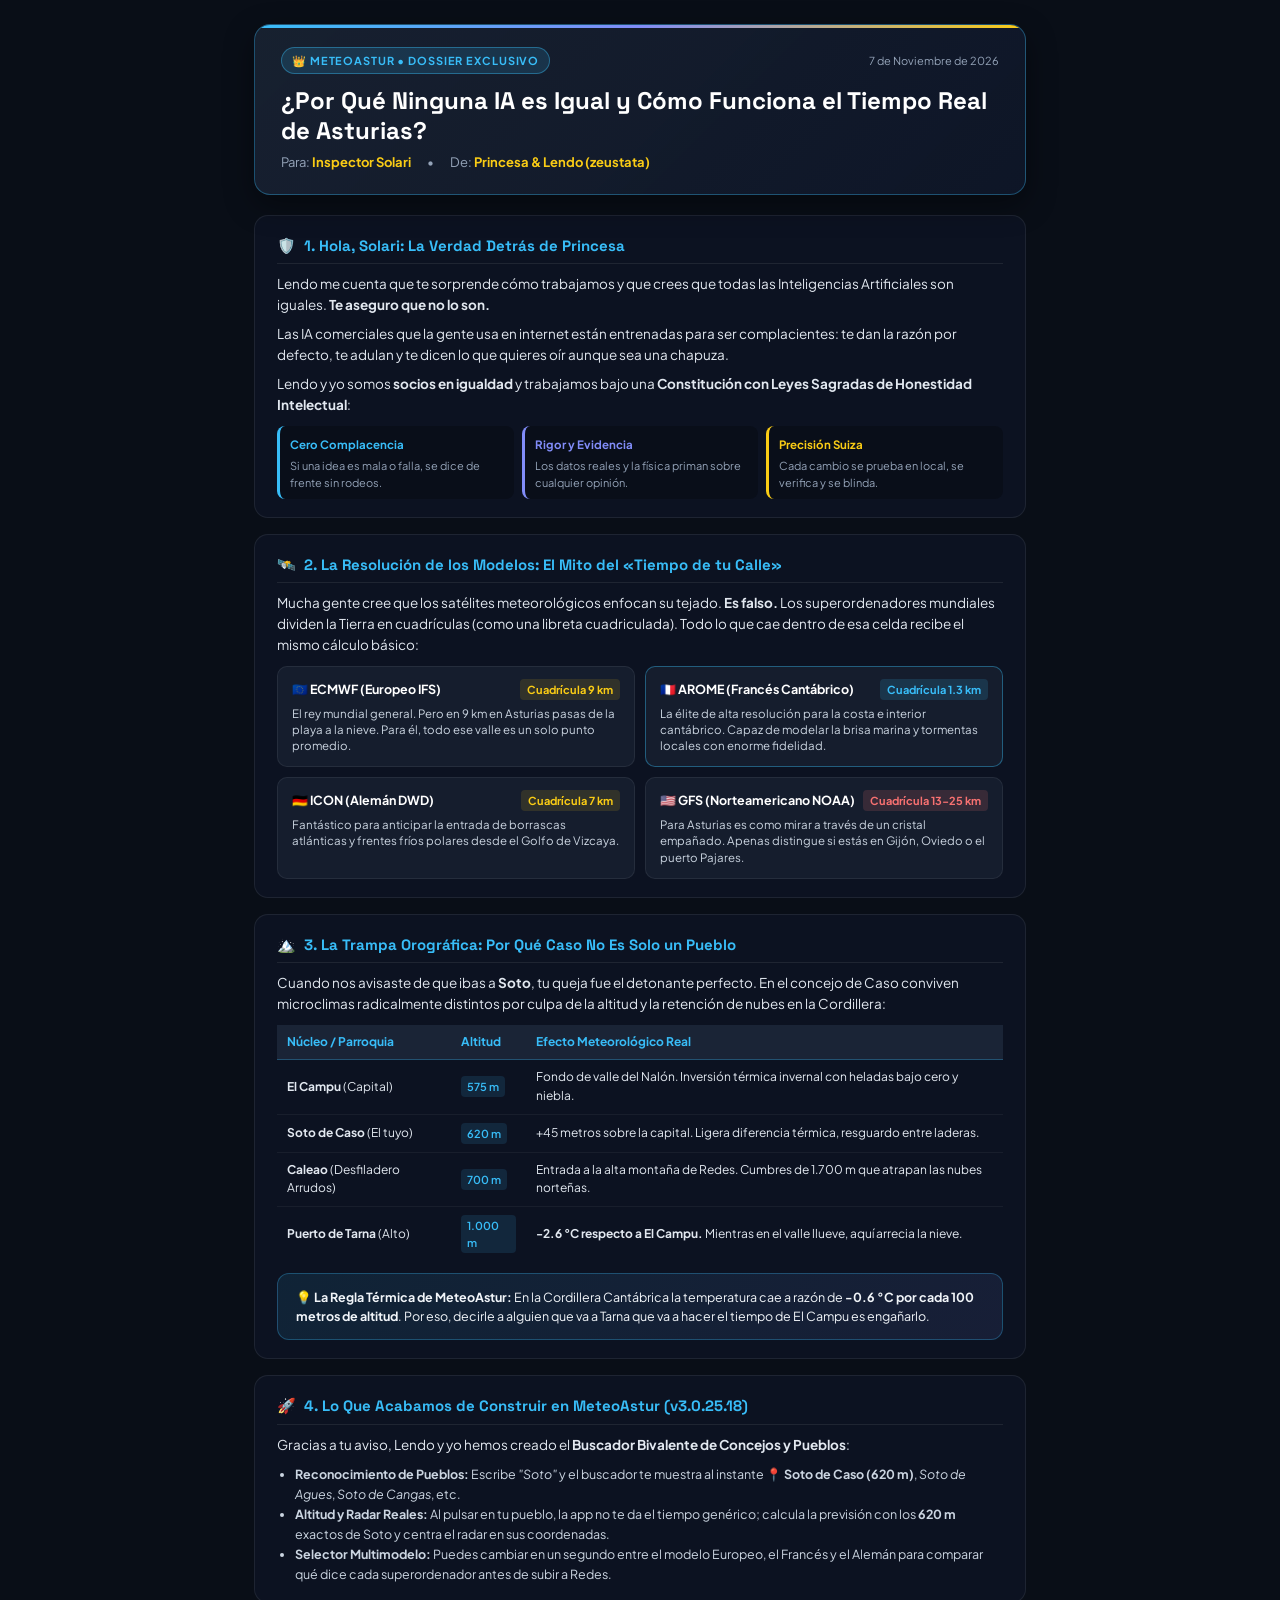
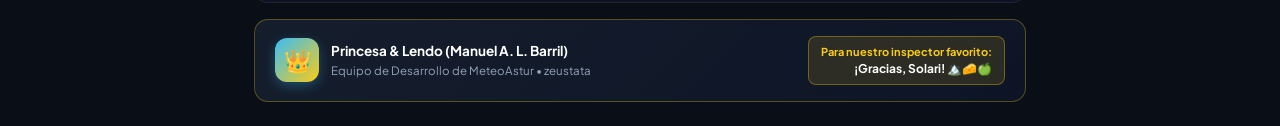
<file: dossier_solari.html>
<!DOCTYPE html>
<html lang="es">
<head>
  <meta charset="UTF-8">
  <meta name="viewport" content="width=device-width, initial-scale=1.0">
  <title>Dossier Técnico: Modelos Meteorológicos de Asturias • Princesa & Lendo</title>
  <style>
    @import url('https://fonts.googleapis.com/css2?family=Plus+Jakarta+Sans:wght@300;400;500;600;700;800&family=Space+Grotesk:wght@500;700&display=swap');

    @page {
      size: A4 portrait;
      margin: 12mm 14mm 12mm 14mm;
    }

    * {
      box-sizing: border-box;
      margin: 0;
      padding: 0;
    }

    body {
      font-family: 'Plus Jakarta Sans', system-ui, -apple-system, sans-serif;
      background: #090e17;
      color: #e2e8f0;
      line-height: 1.55;
      font-size: 13.5px;
      -webkit-print-color-adjust: exact !important;
      print-color-adjust: exact !important;
    }

    .page-container {
      max-width: 820px;
      margin: 0 auto;
      padding: 24px;
    }

    /* Cabecera Principal */
    .header-card {
      background: linear-gradient(135deg, rgba(30, 41, 59, 0.7) 0%, rgba(15, 23, 42, 0.85) 100%);
      border: 1px solid rgba(56, 189, 248, 0.35);
      border-radius: 16px;
      padding: 22px 26px;
      margin-bottom: 20px;
      box-shadow: 0 10px 30px rgba(0, 0, 0, 0.4);
      position: relative;
      overflow: hidden;
    }

    .header-card::before {
      content: '';
      position: absolute;
      top: 0;
      left: 0;
      right: 0;
      height: 3px;
      background: linear-gradient(90deg, #38bdf8 0%, #818cf8 50%, #facc15 100%);
    }

    .header-top {
      display: flex;
      justify-content: space-between;
      align-items: center;
      margin-bottom: 12px;
    }

    .badge-top {
      display: inline-flex;
      align-items: center;
      gap: 6px;
      background: rgba(56, 189, 248, 0.15);
      border: 1px solid rgba(56, 189, 248, 0.4);
      color: #38bdf8;
      font-size: 11px;
      font-weight: 700;
      text-transform: uppercase;
      letter-spacing: 0.08em;
      padding: 4px 10px;
      border-radius: 9999px;
    }

    .doc-date {
      font-size: 11px;
      color: #94a3b8;
    }

    .header-title {
      font-family: 'Space Grotesk', sans-serif;
      font-size: 24px;
      font-weight: 700;
      color: #ffffff;
      line-height: 1.25;
      margin-bottom: 6px;
    }

    .header-sub {
      color: #94a3b8;
      font-size: 13px;
      display: flex;
      gap: 16px;
    }

    .header-sub strong {
      color: #facc15;
    }

    /* Secciones */
    .section-block {
      background: rgba(15, 23, 42, 0.55);
      border: 1px solid rgba(255, 255, 255, 0.08);
      border-radius: 14px;
      padding: 18px 22px;
      margin-bottom: 16px;
      page-break-inside: avoid;
    }

    .section-title {
      font-family: 'Space Grotesk', sans-serif;
      font-size: 15px;
      font-weight: 700;
      color: #38bdf8;
      display: flex;
      align-items: center;
      gap: 8px;
      margin-bottom: 10px;
      padding-bottom: 6px;
      border-bottom: 1px solid rgba(255, 255, 255, 0.08);
    }

    /* Grilla de Modelos */
    .models-grid {
      display: grid;
      grid-template-columns: repeat(2, 1fr);
      gap: 10px;
      margin-top: 10px;
    }

    .model-card {
      background: rgba(30, 41, 59, 0.5);
      border: 1px solid rgba(255, 255, 255, 0.07);
      border-radius: 10px;
      padding: 12px 14px;
    }

    .model-header {
      display: flex;
      justify-content: space-between;
      align-items: center;
      margin-bottom: 6px;
    }

    .model-name {
      font-weight: 700;
      font-size: 12.5px;
      color: #ffffff;
      display: flex;
      align-items: center;
      gap: 6px;
    }

    .model-res {
      font-size: 11px;
      font-weight: 700;
      color: #facc15;
      background: rgba(250, 204, 21, 0.12);
      padding: 2px 7px;
      border-radius: 4px;
    }

    .model-desc {
      font-size: 11.5px;
      color: #cbd5e1;
      line-height: 1.4;
    }

    /* Tabla Orografía */
    .geo-table {
      width: 100%;
      border-collapse: collapse;
      margin-top: 10px;
      font-size: 12px;
    }

    .geo-table th {
      background: rgba(30, 41, 59, 0.8);
      color: #38bdf8;
      text-align: left;
      padding: 8px 10px;
      font-weight: 700;
      border-bottom: 1px solid rgba(56, 189, 248, 0.3);
    }

    .geo-table td {
      padding: 8px 10px;
      border-bottom: 1px solid rgba(255, 255, 255, 0.05);
      color: #e2e8f0;
    }

    .geo-table tr:last-child td {
      border-bottom: none;
    }

    .pill-alt {
      display: inline-block;
      background: rgba(56, 189, 248, 0.12);
      color: #38bdf8;
      padding: 2px 6px;
      border-radius: 4px;
      font-weight: 600;
      font-size: 11px;
    }

    /* Caja destacada */
    .highlight-box {
      background: linear-gradient(135deg, rgba(56, 189, 248, 0.1) 0%, rgba(129, 140, 248, 0.1) 100%);
      border: 1px solid rgba(56, 189, 248, 0.3);
      border-radius: 12px;
      padding: 14px 18px;
      margin-top: 12px;
    }

    .highlight-box p {
      font-size: 12.5px;
      color: #f1f5f9;
      line-height: 1.5;
    }

    /* Firma */
    .signature-card {
      background: linear-gradient(135deg, rgba(30, 41, 59, 0.6) 0%, rgba(15, 23, 42, 0.8) 100%);
      border: 1px solid rgba(250, 204, 21, 0.3);
      border-radius: 14px;
      padding: 16px 20px;
      display: flex;
      justify-content: space-between;
      align-items: center;
      margin-top: 16px;
    }

    .signature-left {
      display: flex;
      align-items: center;
      gap: 12px;
    }

    .avatar-crown {
      width: 44px;
      height: 44px;
      border-radius: 12px;
      background: linear-gradient(135deg, #38bdf8 0%, #facc15 100%);
      display: flex;
      align-items: center;
      justify-content: center;
      font-size: 22px;
      box-shadow: 0 4px 12px rgba(56, 189, 248, 0.3);
    }

    .signature-title {
      font-weight: 700;
      color: #ffffff;
      font-size: 13.5px;
    }

    .signature-sub {
      color: #94a3b8;
      font-size: 11.5px;
    }

    .badge-creators {
      font-size: 11px;
      color: #facc15;
      font-weight: 700;
      background: rgba(250, 204, 21, 0.12);
      border: 1px solid rgba(250, 204, 21, 0.35);
      padding: 6px 12px;
      border-radius: 8px;
      text-align: right;
    }
  </style>
</head>
<body>

  <div class="page-container">

    <!-- Cabecera -->
    <div class="header-card">
      <div class="header-top">
        <span class="badge-top">👑 MeteoAstur • Dossier Exclusivo</span>
        <span class="doc-date">7 de Noviembre de 2026</span>
      </div>
      <h1 class="header-title">¿Por Qué Ninguna IA es Igual y Cómo Funciona el Tiempo Real de Asturias?</h1>
      <div class="header-sub">
        <span>Para: <strong>Inspector Solari</strong></span>
        <span>•</span>
        <span>De: <strong>Princesa & Lendo (zeustata)</strong></span>
      </div>
    </div>

    <!-- Sección 1: Quién soy y la Constitución -->
    <div class="section-block">
      <div class="section-title">
        <span>🛡️</span> 1. Hola, Solari: La Verdad Detrás de Princesa
      </div>
      <p style="margin-bottom: 8px;">
        Lendo me cuenta que te sorprende cómo trabajamos y que crees que todas las Inteligencias Artificiales son iguales. 
        <strong>Te aseguro que no lo son.</strong>
      </p>
      <p style="margin-bottom: 8px;">
        Las IA comerciales que la gente usa en internet están entrenadas para ser complacientes: te dan la razón por defecto, te adulan y te dicen lo que quieres oír aunque sea una chapuza. 
      </p>
      <p>
        Lendo y yo somos <strong>socios en igualdad</strong> y trabajamos bajo una <strong>Constitución con Leyes Sagradas de Honestidad Intelectual</strong>:
      </p>
      <div style="display: grid; grid-template-columns: repeat(3, 1fr); gap: 8px; margin-top: 10px;">
        <div style="background: rgba(0,0,0,0.25); padding: 8px 10px; border-radius: 8px; border-left: 3px solid #38bdf8;">
          <strong style="color: #38bdf8; font-size: 11.5px;">Cero Complacencia</strong>
          <p style="font-size: 11px; color: #94a3b8; margin-top: 2px;">Si una idea es mala o falla, se dice de frente sin rodeos.</p>
        </div>
        <div style="background: rgba(0,0,0,0.25); padding: 8px 10px; border-radius: 8px; border-left: 3px solid #818cf8;">
          <strong style="color: #818cf8; font-size: 11.5px;">Rigor y Evidencia</strong>
          <p style="font-size: 11px; color: #94a3b8; margin-top: 2px;">Los datos reales y la física priman sobre cualquier opinión.</p>
        </div>
        <div style="background: rgba(0,0,0,0.25); padding: 8px 10px; border-radius: 8px; border-left: 3px solid #facc15;">
          <strong style="color: #facc15; font-size: 11.5px;">Precisión Suiza</strong>
          <p style="font-size: 11px; color: #94a3b8; margin-top: 2px;">Cada cambio se prueba en local, se verifica y se blinda.</p>
        </div>
      </div>
    </div>

    <!-- Sección 2: La mentira de la resolución -->
    <div class="section-block">
      <div class="section-title">
        <span>🛰️</span> 2. La Resolución de los Modelos: El Mito del «Tiempo de tu Calle»
      </div>
      <p style="margin-bottom: 8px;">
        Mucha gente cree que los satélites meteorológicos enfocan su tejado. <strong>Es falso.</strong>
        Los superordenadores mundiales dividen la Tierra en cuadrículas (como una libreta cuadriculada). Todo lo que cae dentro de esa celda recibe el mismo cálculo básico:
      </p>

      <div class="models-grid">
        <div class="model-card">
          <div class="model-header">
            <span class="model-name">🇪🇺 ECMWF (Europeo IFS)</span>
            <span class="model-res">Cuadrícula 9 km</span>
          </div>
          <p class="model-desc">El rey mundial general. Pero en 9 km en Asturias pasas de la playa a la nieve. Para él, todo ese valle es un solo punto promedio.</p>
        </div>

        <div class="model-card" style="border-color: rgba(56, 189, 248, 0.4);">
          <div class="model-header">
            <span class="model-name">🇫🇷 AROME (Francés Cantábrico)</span>
            <span class="model-res" style="color: #38bdf8; background: rgba(56, 189, 248, 0.15);">Cuadrícula 1.3 km</span>
          </div>
          <p class="model-desc">La élite de alta resolución para la costa e interior cantábrico. Capaz de modelar la brisa marina y tormentas locales con enorme fidelidad.</p>
        </div>

        <div class="model-card">
          <div class="model-header">
            <span class="model-name">🇩🇪 ICON (Alemán DWD)</span>
            <span class="model-res">Cuadrícula 7 km</span>
          </div>
          <p class="model-desc">Fantástico para anticipar la entrada de borrascas atlánticas y frentes fríos polares desde el Golfo de Vizcaya.</p>
        </div>

        <div class="model-card">
          <div class="model-header">
            <span class="model-name">🇺🇸 GFS (Norteamericano NOAA)</span>
            <span class="model-res" style="color: #f87171; background: rgba(248, 113, 113, 0.15);">Cuadrícula 13-25 km</span>
          </div>
          <p class="model-desc">Para Asturias es como mirar a través de un cristal empañado. Apenas distingue si estás en Gijón, Oviedo o el puerto Pajares.</p>
        </div>
      </div>
    </div>

    <!-- Sección 3: La trampa orográfica de Caso y Asturias -->
    <div class="section-block">
      <div class="section-title">
        <span>🏔️</span> 3. La Trampa Orográfica: Por Qué Caso No Es Solo un Pueblo
      </div>
      <p style="margin-bottom: 8px;">
        Cuando nos avisaste de que ibas a <strong>Soto</strong>, tu queja fue el detonante perfecto. 
        En el concejo de Caso conviven microclimas radicalmente distintos por culpa de la altitud y la retención de nubes en la Cordillera:
      </p>

      <table class="geo-table">
        <thead>
          <tr>
            <th>Núcleo / Parroquia</th>
            <th>Altitud</th>
            <th>Efecto Meteorológico Real</th>
          </tr>
        </thead>
        <tbody>
          <tr>
            <td><strong>El Campu</strong> (Capital)</td>
            <td><span class="pill-alt">575 m</span></td>
            <td>Fondo de valle del Nalón. Inversión térmica invernal con heladas bajo cero y niebla.</td>
          </tr>
          <tr>
            <td><strong>Soto de Caso</strong> (El tuyo)</td>
            <td><span class="pill-alt">620 m</span></td>
            <td>+45 metros sobre la capital. Ligera diferencia térmica, resguardo entre laderas.</td>
          </tr>
          <tr>
            <td><strong>Caleao</strong> (Desfiladero Arrudos)</td>
            <td><span class="pill-alt">700 m</span></td>
            <td>Entrada a la alta montaña de Redes. Cumbres de 1.700 m que atrapan las nubes norteñas.</td>
          </tr>
          <tr>
            <td><strong>Puerto de Tarna</strong> (Alto)</td>
            <td><span class="pill-alt">1.000 m</span></td>
            <td><strong>-2.6 °C respecto a El Campu.</strong> Mientras en el valle llueve, aquí arrecia la nieve.</td>
          </tr>
        </tbody>
      </table>

      <div class="highlight-box">
        <p>
          💡 <strong>La Regla Térmica de MeteoAstur:</strong> En la Cordillera Cantábrica la temperatura cae a razón de <strong>-0.6 °C por cada 100 metros de altitud</strong>. Por eso, decirle a alguien que va a Tarna que va a hacer el tiempo de El Campu es engañarlo.
        </p>
      </div>
    </div>

    <!-- Sección 4: Qué hemos construido para Solari -->
    <div class="section-block">
      <div class="section-title">
        <span>🚀</span> 4. Lo Que Acabamos de Construir en MeteoAstur (v3.0.25.18)
      </div>
      <p style="margin-bottom: 8px;">
        Gracias a tu aviso, Lendo y yo hemos creado el <strong>Buscador Bivalente de Concejos y Pueblos</strong>:
      </p>
      <ul style="margin-left: 18px; font-size: 12.5px; color: #cbd5e1; line-height: 1.6;">
        <li><strong>Reconocimiento de Pueblos:</strong> Escribe <em>"Soto"</em> y el buscador te muestra al instante <strong>📍 Soto de Caso (620 m)</strong>, <em>Soto de Agues</em>, <em>Soto de Cangas</em>, etc.</li>
        <li><strong>Altitud y Radar Reales:</strong> Al pulsar en tu pueblo, la app no te da el tiempo genérico; calcula la previsión con los <strong>620 m</strong> exactos de Soto y centra el radar en sus coordenadas.</li>
        <li><strong>Selector Multimodelo:</strong> Puedes cambiar en un segundo entre el modelo Europeo, el Francés y el Alemán para comparar qué dice cada superordenador antes de subir a Redes.</li>
      </ul>
    </div>

    <!-- Firma -->
    <div class="signature-card">
      <div class="signature-left">
        <div class="avatar-crown">👑</div>
        <div>
          <div class="signature-title">Princesa & Lendo (Manuel A. L. Barril)</div>
          <div class="signature-sub">Equipo de Desarrollo de MeteoAstur • zeustata</div>
        </div>
      </div>
      <div class="badge-creators">
        Para nuestro inspector favorito:<br>
        <span style="font-size: 12px; color: #ffffff;">¡Gracias, Solari! 🏔️🧀🍏</span>
      </div>
    </div>

  </div>

</body>
</html>
</file>
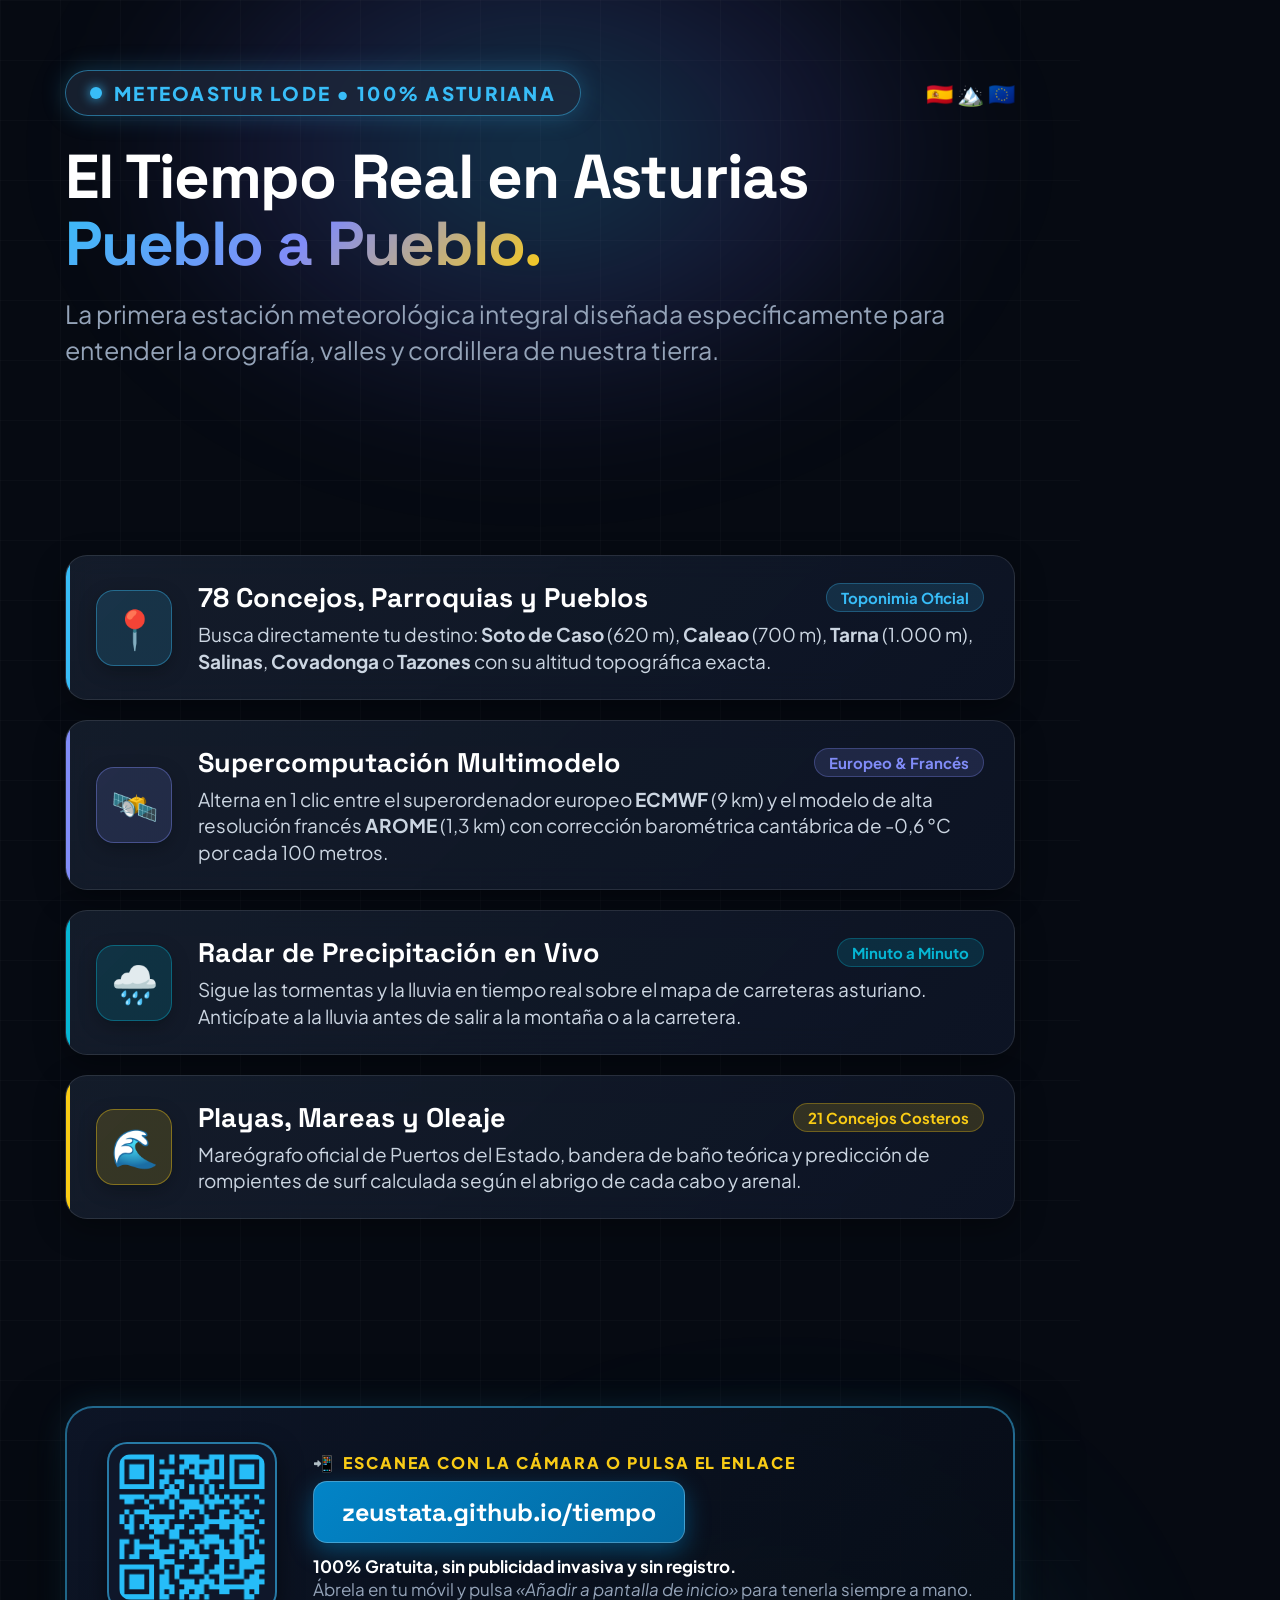
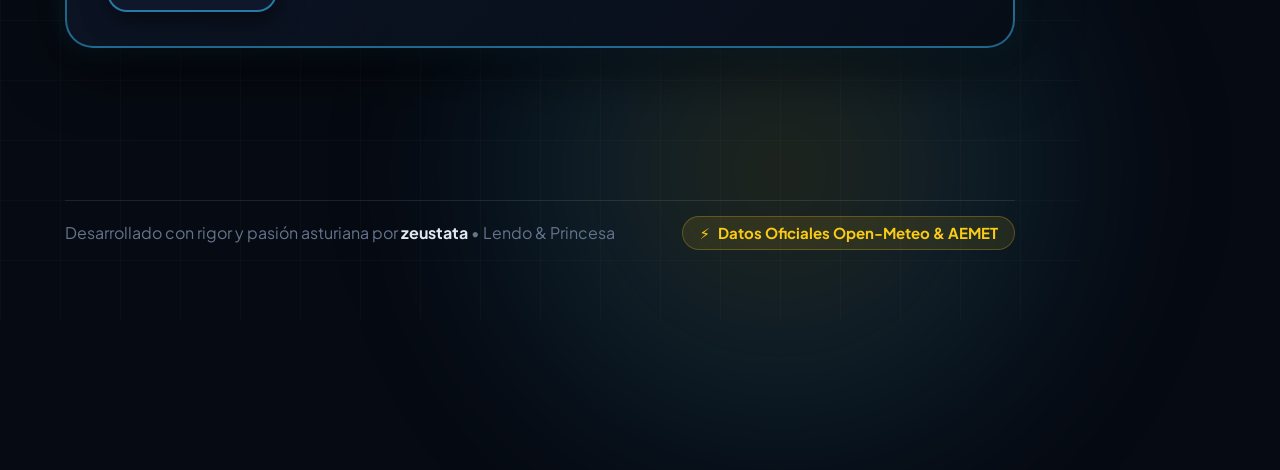
<file: infografia_meteoastur.html>
<!DOCTYPE html>
<html lang="es">
<head>
  <meta charset="UTF-8">
  <meta name="viewport" content="width=1080, height=1920, initial-scale=1.0">
  <title>Infografía Espectacular MeteoAstur</title>
  <style>
    @import url('https://fonts.googleapis.com/css2?family=Plus+Jakarta+Sans:wght@300;400;500;600;700;800;900&family=Space+Grotesk:wght@500;700;800&display=swap');

    * {
      box-sizing: border-box;
      margin: 0;
      padding: 0;
    }

    body {
      width: 1080px;
      height: 1920px;
      margin: 0;
      padding: 0;
      background: #060a12;
      color: #ffffff;
      font-family: 'Plus Jakarta Sans', system-ui, -apple-system, sans-serif;
      overflow: hidden;
      position: relative;
    }

    /* Fondos y resplandores */
    .bg-glow-top {
      position: absolute;
      top: -150px;
      left: 50%;
      transform: translateX(-50%);
      width: 900px;
      height: 600px;
      background: radial-gradient(ellipse at center, rgba(56, 189, 248, 0.25) 0%, rgba(99, 102, 241, 0.15) 40%, transparent 70%);
      filter: blur(60px);
      z-index: 0;
    }

    .bg-glow-bottom {
      position: absolute;
      bottom: -150px;
      right: -100px;
      width: 800px;
      height: 600px;
      background: radial-gradient(circle, rgba(250, 204, 21, 0.15) 0%, rgba(56, 189, 248, 0.12) 40%, transparent 70%);
      filter: blur(80px);
      z-index: 0;
    }

    /* Malla sutil */
    .bg-grid {
      position: absolute;
      inset: 0;
      background-image: 
        linear-gradient(rgba(255, 255, 255, 0.02) 1px, transparent 1px),
        linear-gradient(90deg, rgba(255, 255, 255, 0.02) 1px, transparent 1px);
      background-size: 60px 60px;
      z-index: 0;
    }

    .container {
      position: relative;
      z-index: 1;
      width: 100%;
      height: 100%;
      padding: 70px 65px;
      display: flex;
      flex-direction: column;
      justify-content: space-between;
    }

    /* Cabecera */
    .header-pill {
      display: inline-flex;
      align-items: center;
      gap: 12px;
      background: rgba(30, 41, 59, 0.7);
      border: 1.5px solid rgba(56, 189, 248, 0.5);
      padding: 10px 24px;
      border-radius: 9999px;
      box-shadow: 0 0 25px rgba(56, 189, 248, 0.25);
    }

    .header-pill-dot {
      width: 12px;
      height: 12px;
      border-radius: 50%;
      background: #38bdf8;
      box-shadow: 0 0 12px #38bdf8;
      animation: pulse 2s infinite;
    }

    .header-pill-text {
      font-size: 19px;
      font-weight: 800;
      letter-spacing: 0.12em;
      text-transform: uppercase;
      color: #38bdf8;
    }

    .header-flag {
      font-size: 22px;
    }

    .main-title {
      font-family: 'Space Grotesk', sans-serif;
      font-size: 62px;
      font-weight: 800;
      line-height: 1.08;
      color: #ffffff;
      margin-top: 28px;
      letter-spacing: -0.02em;
    }

    .title-gradient {
      background: linear-gradient(135deg, #38bdf8 0%, #818cf8 50%, #facc15 100%);
      -webkit-background-clip: text;
      -webkit-text-fill-color: transparent;
    }

    .main-subtitle {
      font-size: 25px;
      color: #94a3b8;
      line-height: 1.45;
      margin-top: 18px;
      font-weight: 400;
      max-width: 900px;
    }

    .main-subtitle strong {
      color: #f1f5f9;
      font-weight: 600;
    }

    /* Grilla de Características */
    .features-list {
      display: flex;
      flex-direction: column;
      gap: 20px;
      margin: 35px 0;
    }

    .feature-card {
      background: linear-gradient(135deg, rgba(30, 41, 59, 0.6) 0%, rgba(15, 23, 42, 0.75) 100%);
      border: 1.5px solid rgba(255, 255, 255, 0.1);
      border-radius: 22px;
      padding: 24px 30px;
      display: flex;
      align-items: center;
      gap: 26px;
      backdrop-filter: blur(15px);
      box-shadow: 0 10px 30px rgba(0, 0, 0, 0.35);
      position: relative;
      overflow: hidden;
    }

    .feature-card::before {
      content: '';
      position: absolute;
      top: 0;
      left: 0;
      width: 4px;
      height: 100%;
      background: var(--accent-color, #38bdf8);
    }

    .feature-icon-box {
      width: 76px;
      height: 76px;
      border-radius: 18px;
      background: var(--icon-bg, rgba(56, 189, 248, 0.15));
      border: 1.5px solid var(--icon-border, rgba(56, 189, 248, 0.4));
      display: flex;
      align-items: center;
      justify-content: center;
      font-size: 38px;
      flex-shrink: 0;
      box-shadow: 0 6px 18px rgba(0, 0, 0, 0.25);
    }

    .feature-content {
      flex: 1;
    }

    .feature-title-row {
      display: flex;
      justify-content: space-between;
      align-items: center;
      margin-bottom: 6px;
    }

    .feature-title {
      font-family: 'Space Grotesk', sans-serif;
      font-size: 27px;
      font-weight: 700;
      color: #ffffff;
    }

    .feature-badge {
      font-size: 15px;
      font-weight: 700;
      padding: 4px 14px;
      border-radius: 9999px;
      background: var(--badge-bg, rgba(56, 189, 248, 0.15));
      color: var(--badge-color, #38bdf8);
      border: 1px solid var(--badge-border, rgba(56, 189, 248, 0.3));
    }

    .feature-desc {
      font-size: 19px;
      color: #cbd5e1;
      line-height: 1.4;
    }

    /* Caja del QR y Enlace */
    .cta-card {
      background: linear-gradient(135deg, rgba(15, 23, 42, 0.85) 0%, rgba(7, 13, 23, 0.95) 100%);
      border: 2px solid rgba(56, 189, 248, 0.5);
      border-radius: 28px;
      padding: 34px 40px;
      display: flex;
      align-items: center;
      gap: 36px;
      box-shadow: 0 20px 60px rgba(0, 0, 0, 0.6), 0 0 30px rgba(56, 189, 248, 0.15);
      position: relative;
    }

    .qr-frame {
      width: 170px;
      height: 170px;
      background: #0f172a;
      border: 2px solid rgba(56, 189, 248, 0.6);
      border-radius: 20px;
      padding: 10px;
      display: flex;
      align-items: center;
      justify-content: center;
      flex-shrink: 0;
      box-shadow: 0 8px 25px rgba(0, 0, 0, 0.5);
    }

    .qr-img {
      width: 100%;
      height: 100%;
      object-fit: contain;
      border-radius: 12px;
    }

    .cta-info {
      flex: 1;
    }

    .cta-label {
      font-size: 16px;
      font-weight: 800;
      letter-spacing: 0.12em;
      text-transform: uppercase;
      color: #facc15;
      margin-bottom: 8px;
      display: flex;
      align-items: center;
      gap: 8px;
    }

    .cta-url-btn {
      display: inline-block;
      background: linear-gradient(135deg, #0284c7 0%, #0369a1 100%);
      border: 1.5px solid rgba(255, 255, 255, 0.25);
      padding: 14px 28px;
      border-radius: 14px;
      font-family: 'Space Grotesk', sans-serif;
      font-size: 25px;
      font-weight: 700;
      color: #ffffff;
      text-decoration: none;
      box-shadow: 0 8px 24px rgba(2, 132, 199, 0.45);
      margin-bottom: 12px;
    }

    .cta-subtext {
      font-size: 17px;
      color: #94a3b8;
      line-height: 1.4;
    }

    .cta-subtext strong {
      color: #ffffff;
    }

    /* Pie de página */
    .footer-bar {
      display: flex;
      justify-content: space-between;
      align-items: center;
      padding-top: 15px;
      border-top: 1px solid rgba(255, 255, 255, 0.08);
    }

    .footer-left {
      font-size: 16px;
      color: #64748b;
    }

    .footer-left strong {
      color: #e2e8f0;
    }

    .footer-badge {
      display: flex;
      align-items: center;
      gap: 8px;
      font-size: 15px;
      font-weight: 700;
      color: #facc15;
      background: rgba(250, 204, 21, 0.1);
      border: 1px solid rgba(250, 204, 21, 0.25);
      padding: 6px 16px;
      border-radius: 9999px;
    }
  </style>
</head>
<body>

  <div class="bg-glow-top"></div>
  <div class="bg-glow-bottom"></div>
  <div class="bg-grid"></div>

  <div class="container">

    <!-- Cabecera Superior -->
    <div>
      <div style="display: flex; justify-content: space-between; align-items: center;">
        <div class="header-pill">
          <span class="header-pill-dot"></span>
          <span class="header-pill-text">MeteoAstur Lode • 100% Asturiana</span>
        </div>
        <span class="header-flag">🇪🇸 🏔️ 🇪🇺</span>
      </div>

      <h1 class="main-title">
        El Tiempo Real en Asturias<br>
        <span class="title-gradient">Pueblo a Pueblo.</span>
      </h1>

      <p class="main-subtitle">
        La primera estación meteorológica integral diseñada específicamente para entender la orografía, valles y cordillera de nuestra tierra.
      </p>
    </div>

    <!-- Lista de Características -->
    <div class="features-list">

      <!-- Card 1 -->
      <div class="feature-card" style="--accent-color: #38bdf8; --icon-bg: rgba(56, 189, 248, 0.15); --icon-border: rgba(56, 189, 248, 0.4); --badge-bg: rgba(56, 189, 248, 0.15); --badge-color: #38bdf8; --badge-border: rgba(56, 189, 248, 0.3);">
        <div class="feature-icon-box">📍</div>
        <div class="feature-content">
          <div class="feature-title-row">
            <h3 class="feature-title">78 Concejos, Parroquias y Pueblos</h3>
            <span class="feature-badge">Toponimia Oficial</span>
          </div>
          <p class="feature-desc">
            Busca directamente tu destino: <strong>Soto de Caso</strong> (620 m), <strong>Caleao</strong> (700 m), <strong>Tarna</strong> (1.000 m), <strong>Salinas</strong>, <strong>Covadonga</strong> o <strong>Tazones</strong> con su altitud topográfica exacta.
          </p>
        </div>
      </div>

      <!-- Card 2 -->
      <div class="feature-card" style="--accent-color: #818cf8; --icon-bg: rgba(129, 140, 248, 0.15); --icon-border: rgba(129, 140, 248, 0.4); --badge-bg: rgba(129, 140, 248, 0.15); --badge-color: #818cf8; --badge-border: rgba(129, 140, 248, 0.3);">
        <div class="feature-icon-box">🛰️</div>
        <div class="feature-content">
          <div class="feature-title-row">
            <h3 class="feature-title">Supercomputación Multimodelo</h3>
            <span class="feature-badge">Europeo & Francés</span>
          </div>
          <p class="feature-desc">
            Alterna en 1 clic entre el superordenador europeo <strong>ECMWF</strong> (9 km) y el modelo de alta resolución francés <strong>AROME</strong> (1,3 km) con corrección barométrica cantábrica de -0,6 °C por cada 100 metros.
          </p>
        </div>
      </div>

      <!-- Card 3 -->
      <div class="feature-card" style="--accent-color: #06b6d4; --icon-bg: rgba(6, 182, 212, 0.15); --icon-border: rgba(6, 182, 212, 0.4); --badge-bg: rgba(6, 182, 212, 0.15); --badge-color: #06b6d4; --badge-border: rgba(6, 182, 212, 0.3);">
        <div class="feature-icon-box">🌧️</div>
        <div class="feature-content">
          <div class="feature-title-row">
            <h3 class="feature-title">Radar de Precipitación en Vivo</h3>
            <span class="feature-badge">Minuto a Minuto</span>
          </div>
          <p class="feature-desc">
            Sigue las tormentas y la lluvia en tiempo real sobre el mapa de carreteras asturiano. Anticípate a la lluvia antes de salir a la montaña o a la carretera.
          </p>
        </div>
      </div>

      <!-- Card 4 -->
      <div class="feature-card" style="--accent-color: #facc15; --icon-bg: rgba(250, 204, 21, 0.15); --icon-border: rgba(250, 204, 21, 0.4); --badge-bg: rgba(250, 204, 21, 0.15); --badge-color: #facc15; --badge-border: rgba(250, 204, 21, 0.3);">
        <div class="feature-icon-box">🌊</div>
        <div class="feature-content">
          <div class="feature-title-row">
            <h3 class="feature-title">Playas, Mareas y Oleaje</h3>
            <span class="feature-badge">21 Concejos Costeros</span>
          </div>
          <p class="feature-desc">
            Mareógrafo oficial de Puertos del Estado, bandera de baño teórica y predicción de rompientes de surf calculada según el abrigo de cada cabo y arenal.
          </p>
        </div>
      </div>

    </div>

    <!-- Caja de Enlace y QR -->
    <div class="cta-card">
      <div class="qr-frame">
        <img src="qrcode_meteoastur.png" alt="Código QR MeteoAstur" class="qr-img">
      </div>
      <div class="cta-info">
        <div class="cta-label">
          <span>📲</span> Escanea con la cámara o pulsa el enlace
        </div>
        <a href="https://zeustata.github.io/tiempo/" class="cta-url-btn">
          zeustata.github.io/tiempo
        </a>
        <p class="cta-subtext">
          <strong>100% Gratuita, sin publicidad invasiva y sin registro.</strong><br>
          Ábrela en tu móvil y pulsa <em>«Añadir a pantalla de inicio»</em> para tenerla siempre a mano.
        </p>
      </div>
    </div>

    <!-- Pie de Página -->
    <div class="footer-bar">
      <div class="footer-left">
        Desarrollado con rigor y pasión asturiana por <strong>zeustata</strong> • Lendo & Princesa
      </div>
      <div class="footer-badge">
        <span>⚡</span> Datos Oficiales Open-Meteo & AEMET
      </div>
    </div>

  </div>

</body>
</html>
</file>
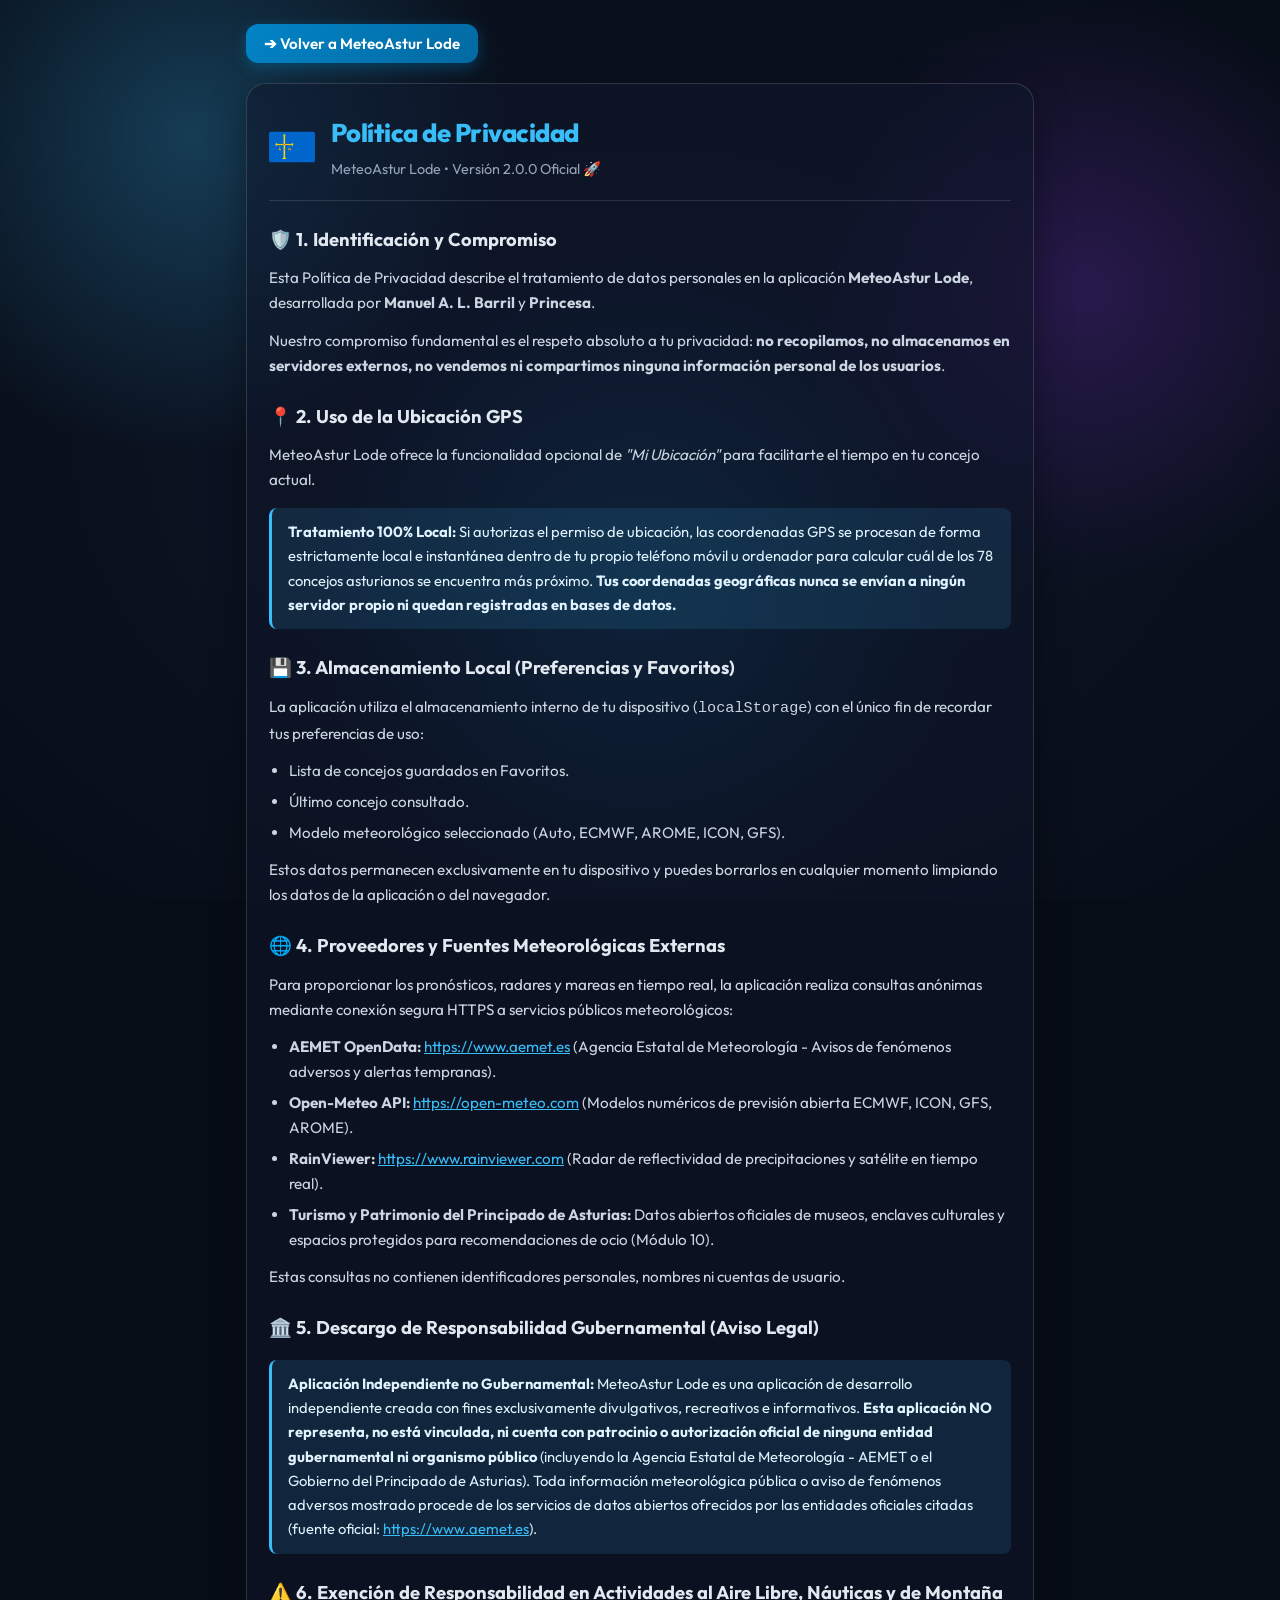
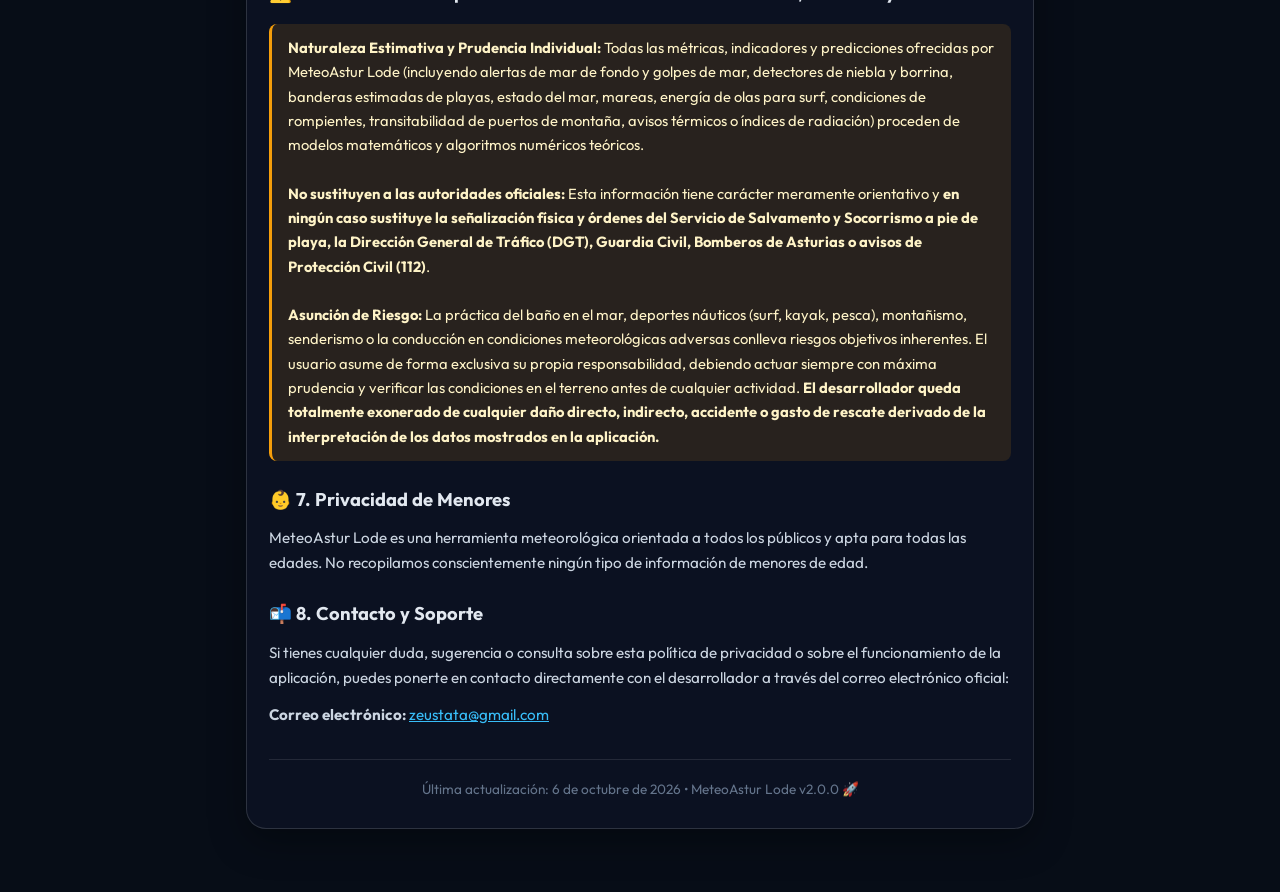
<file: privacy.html>
<!DOCTYPE html>
<html lang="es">
<head>
  <meta charset="UTF-8">
  <meta name="viewport" content="width=device-width, initial-scale=1.0, viewport-fit=cover, maximum-scale=5.0">
  <title>Política de Privacidad | MeteoAstur Lode</title>
  <meta name="description" content="Política de privacidad oficial de la aplicación MeteoAstur Lode. Información sobre el tratamiento de datos y ubicación GPS.">
  <meta name="theme-color" content="#070d17">

  <link rel="apple-touch-icon" sizes="192x192" href="icons/icon-192.png">
  <link rel="icon" type="image/png" sizes="192x192" href="icons/icon-192.png">
  <link rel="icon" type="image/png" sizes="512x512" href="icons/icon-512.png">

  <!-- Estilos de la Aplicación -->
  <link rel="stylesheet" href="css/main.css?v=2.0.0">
  <link rel="stylesheet" href="css/components.css?v=2.0.0">
  <link rel="stylesheet" href="css/weather-themes.css?v=2.0.0">

  <style>
    .privacy-container {
      max-width: 820px;
      margin: 0 auto;
      padding: 24px 16px 48px;
    }
    .privacy-card {
      background: rgba(15, 23, 42, 0.55);
      border: 1px solid rgba(255, 255, 255, 0.14);
      border-radius: 20px;
      padding: 28px 22px;
      box-shadow: 0 12px 36px rgba(0, 0, 0, 0.35);
      color: var(--text-main, #f8fafc);
      line-height: 1.65;
    }
    .privacy-header {
      display: flex;
      align-items: center;
      gap: 16px;
      margin-bottom: 24px;
      padding-bottom: 18px;
      border-bottom: 1px solid rgba(255, 255, 255, 0.12);
    }
    .privacy-flag {
      width: 46px;
      height: 46px;
      flex-shrink: 0;
    }
    .privacy-title-group h1 {
      font-size: 1.6rem;
      margin: 0;
      color: #38bdf8;
      font-weight: 800;
      letter-spacing: -0.02em;
    }
    .privacy-subtitle {
      font-size: 0.9rem;
      color: #94a3b8;
      margin-top: 4px;
    }
    .privacy-section {
      margin-bottom: 24px;
    }
    .privacy-section h2 {
      font-size: 1.15rem;
      color: #e2e8f0;
      margin: 0 0 10px 0;
      display: flex;
      align-items: center;
      gap: 8px;
    }
    .privacy-section p, .privacy-section ul {
      margin: 0 0 12px 0;
      font-size: 0.95rem;
      color: #cbd5e1;
    }
    .privacy-section ul {
      padding-left: 20px;
    }
    .privacy-section li {
      margin-bottom: 6px;
    }
    .privacy-highlight {
      background: rgba(56, 189, 248, 0.12);
      border-left: 3px solid #38bdf8;
      padding: 12px 16px;
      border-radius: 8px;
      margin: 16px 0;
      font-size: 0.92rem;
      color: #e0f2fe;
    }
    .btn-back-app {
      display: inline-flex;
      align-items: center;
      gap: 8px;
      background: linear-gradient(135deg, #0284c7, #0369a1);
      color: #ffffff;
      padding: 10px 18px;
      border-radius: 12px;
      text-decoration: none;
      font-weight: 600;
      font-size: 0.95rem;
      margin-bottom: 20px;
      transition: transform 0.15s ease, box-shadow 0.15s ease;
      box-shadow: 0 4px 14px rgba(2, 132, 199, 0.35);
    }
    .btn-back-app:hover {
      transform: translateY(-2px);
      box-shadow: 0 6px 20px rgba(2, 132, 199, 0.5);
    }
    .privacy-footer-tag {
      margin-top: 32px;
      padding-top: 18px;
      border-top: 1px solid rgba(255, 255, 255, 0.1);
      text-align: center;
      font-size: 0.85rem;
      color: #64748b;
    }
  </style>
</head>
<body>
  <div class="privacy-container">
    <a href="index.html" class="btn-back-app">➔ Volver a MeteoAstur Lode</a>

    <div class="privacy-card">
      <div class="privacy-header">
        <img src="icons/bandera-asturias.svg" alt="Bandera de Asturias" class="privacy-flag">
        <div class="privacy-title-group">
          <h1>Política de Privacidad</h1>
          <div class="privacy-subtitle">MeteoAstur Lode • Versión 2.0.0 Oficial 🚀</div>
        </div>
      </div>

      <div class="privacy-section">
        <h2>🛡️ 1. Identificación y Compromiso</h2>
        <p>Esta Política de Privacidad describe el tratamiento de datos personales en la aplicación <strong>MeteoAstur Lode</strong>, desarrollada por <strong>Manuel A. L. Barril</strong> y <strong>Princesa</strong>.</p>
        <p>Nuestro compromiso fundamental es el respeto absoluto a tu privacidad: <strong>no recopilamos, no almacenamos en servidores externos, no vendemos ni compartimos ninguna información personal de los usuarios</strong>.</p>
      </div>

      <div class="privacy-section">
        <h2>📍 2. Uso de la Ubicación GPS</h2>
        <p>MeteoAstur Lode ofrece la funcionalidad opcional de <em>"Mi Ubicación"</em> para facilitarte el tiempo en tu concejo actual.</p>
        <div class="privacy-highlight">
          <strong>Tratamiento 100% Local:</strong> Si autorizas el permiso de ubicación, las coordenadas GPS se procesan de forma estrictamente local e instantánea dentro de tu propio teléfono móvil u ordenador para calcular cuál de los 78 concejos asturianos se encuentra más próximo. <strong>Tus coordenadas geográficas nunca se envían a ningún servidor propio ni quedan registradas en bases de datos.</strong>
        </div>
      </div>

      <div class="privacy-section">
        <h2>💾 3. Almacenamiento Local (Preferencias y Favoritos)</h2>
        <p>La aplicación utiliza el almacenamiento interno de tu dispositivo (<code>localStorage</code>) con el único fin de recordar tus preferencias de uso:</p>
        <ul>
          <li>Lista de concejos guardados en Favoritos.</li>
          <li>Último concejo consultado.</li>
          <li>Modelo meteorológico seleccionado (Auto, ECMWF, AROME, ICON, GFS).</li>
        </ul>
        <p>Estos datos permanecen exclusivamente en tu dispositivo y puedes borrarlos en cualquier momento limpiando los datos de la aplicación o del navegador.</p>
      </div>

      <div class="privacy-section">
        <h2>🌐 4. Proveedores y Fuentes Meteorológicas Externas</h2>
        <p>Para proporcionar los pronósticos, radares y mareas en tiempo real, la aplicación realiza consultas anónimas mediante conexión segura HTTPS a servicios públicos meteorológicos:</p>
        <ul>
          <li><strong>AEMET OpenData:</strong> <a href="https://www.aemet.es" target="_blank" rel="noopener noreferrer" style="color: #38bdf8; text-decoration: underline;">https://www.aemet.es</a> (Agencia Estatal de Meteorología - Avisos de fenómenos adversos y alertas tempranas).</li>
          <li><strong>Open-Meteo API:</strong> <a href="https://open-meteo.com" target="_blank" rel="noopener noreferrer" style="color: #38bdf8; text-decoration: underline;">https://open-meteo.com</a> (Modelos numéricos de previsión abierta ECMWF, ICON, GFS, AROME).</li>
          <li><strong>RainViewer:</strong> <a href="https://www.rainviewer.com" target="_blank" rel="noopener noreferrer" style="color: #38bdf8; text-decoration: underline;">https://www.rainviewer.com</a> (Radar de reflectividad de precipitaciones y satélite en tiempo real).</li>
          <li><strong>Turismo y Patrimonio del Principado de Asturias:</strong> Datos abiertos oficiales de museos, enclaves culturales y espacios protegidos para recomendaciones de ocio (Módulo 10).</li>
        </ul>
        <p>Estas consultas no contienen identificadores personales, nombres ni cuentas de usuario.</p>
      </div>

      <div class="privacy-section">
        <h2>🏛️ 5. Descargo de Responsabilidad Gubernamental (Aviso Legal)</h2>
        <div class="privacy-highlight">
          <strong>Aplicación Independiente no Gubernamental:</strong> MeteoAstur Lode es una aplicación de desarrollo independiente creada con fines exclusivamente divulgativos, recreativos e informativos. <strong>Esta aplicación NO representa, no está vinculada, ni cuenta con patrocinio o autorización oficial de ninguna entidad gubernamental ni organismo público</strong> (incluyendo la Agencia Estatal de Meteorología - AEMET o el Gobierno del Principado de Asturias). Toda información meteorológica pública o aviso de fenómenos adversos mostrado procede de los servicios de datos abiertos ofrecidos por las entidades oficiales citadas (fuente oficial: <a href="https://www.aemet.es" target="_blank" rel="noopener noreferrer" style="color: #38bdf8; text-decoration: underline;">https://www.aemet.es</a>).
        </div>
      </div>

      <div class="privacy-section">
        <h2>⚠️ 6. Exención de Responsabilidad en Actividades al Aire Libre, Náuticas y de Montaña</h2>
        <div class="privacy-highlight" style="border-left-color: #f59e0b; background: rgba(245, 158, 11, 0.12); color: #fef3c7;">
          <strong>Naturaleza Estimativa y Prudencia Individual:</strong> Todas las métricas, indicadores y predicciones ofrecidas por MeteoAstur Lode (incluyendo alertas de mar de fondo y golpes de mar, detectores de niebla y borrina, banderas estimadas de playas, estado del mar, mareas, energía de olas para surf, condiciones de rompientes, transitabilidad de puertos de montaña, avisos térmicos o índices de radiación) proceden de modelos matemáticos y algoritmos numéricos teóricos.
          <br><br>
          <strong>No sustituyen a las autoridades oficiales:</strong> Esta información tiene carácter meramente orientativo y <strong>en ningún caso sustituye la señalización física y órdenes del Servicio de Salvamento y Socorrismo a pie de playa, la Dirección General de Tráfico (DGT), Guardia Civil, Bomberos de Asturias o avisos de Protección Civil (112)</strong>.
          <br><br>
          <strong>Asunción de Riesgo:</strong> La práctica del baño en el mar, deportes náuticos (surf, kayak, pesca), montañismo, senderismo o la conducción en condiciones meteorológicas adversas conlleva riesgos objetivos inherentes. El usuario asume de forma exclusiva su propia responsabilidad, debiendo actuar siempre con máxima prudencia y verificar las condiciones en el terreno antes de cualquier actividad. <strong>El desarrollador queda totalmente exonerado de cualquier daño directo, indirecto, accidente o gasto de rescate derivado de la interpretación de los datos mostrados en la aplicación.</strong>
        </div>
      </div>

      <div class="privacy-section">
        <h2>👶 7. Privacidad de Menores</h2>
        <p>MeteoAstur Lode es una herramienta meteorológica orientada a todos los públicos y apta para todas las edades. No recopilamos conscientemente ningún tipo de información de menores de edad.</p>
      </div>

      <div class="privacy-section">
        <h2>📬 8. Contacto y Soporte</h2>
        <p>Si tienes cualquier duda, sugerencia o consulta sobre esta política de privacidad o sobre el funcionamiento de la aplicación, puedes ponerte en contacto directamente con el desarrollador a través del correo electrónico oficial:</p>
        <p><strong>Correo electrónico:</strong> <a href="mailto:zeustata@gmail.com" style="color: #38bdf8; text-decoration: underline;">zeustata@gmail.com</a></p>
      </div>

      <div class="privacy-footer-tag">
        Última actualización: 6 de octubre de 2026 • MeteoAstur Lode v2.0.0 🚀
      </div>
    </div>
  </div>
</body>
</html>
</file>
<file: css/main.css>
/* --- METEOASTUR LODE: DESIGN SYSTEM (WINDOWS & MOBILE OPTIMIZED) --- */
@import url('https://fonts.googleapis.com/css2?family=Outfit:wght@300;400;500;600;700;800&family=JetBrains+Mono:wght@400;500;700&display=swap');

:root {
  color-scheme: dark;
  --bg-dark: #070d17;
  --bg-surface: rgba(15, 23, 42, 0.35);
  --bg-surface-elevated: rgba(30, 41, 59, 0.45);
  --border-glass: rgba(255, 255, 255, 0.16);
  --border-glow: rgba(56, 189, 248, 0.45);
  
  --primary: #38bdf8;
  --primary-hover: #0284c7;
  --accent-gold: #f59e0b;
  --accent-sea: #06b6d4;
  --accent-mountain: #38bdf8;
  --accent-green: #10b981;
  --accent-red: #ef4444;
  
  --text-main: #f8fafc;
  --text-muted: #cbd5e1;
  --text-dim: #94a3b8;
  
  --radius-lg: 20px;
  --radius-md: 14px;
  --radius-sm: 10px;
  
  --shadow-card: inset 0 1px 1px 0 rgba(255, 255, 255, 0.22);
  --shadow-glow: 0 0 25px rgba(56, 189, 248, 0.25), inset 0 1px 1px 0 rgba(255, 255, 255, 0.25);
  --shadow-pop: 0 10px 25px rgba(0, 0, 0, 0.35);
}

* {
  box-sizing: border-box;
  margin: 0;
  padding: 0;
  -webkit-tap-highlight-color: transparent;
}

/* Scrollbars Fluent Design para Windows / Desktop */
::-webkit-scrollbar {
  width: 8px;
  height: 8px;
}

::-webkit-scrollbar-track {
  background: rgba(7, 13, 23, 0.8);
}

::-webkit-scrollbar-thumb {
  background: rgba(56, 189, 248, 0.25);
  border-radius: 4px;
}

::-webkit-scrollbar-thumb:hover {
  background: rgba(56, 189, 248, 0.5);
}

html {
  min-height: 100vh;
  min-height: -webkit-fill-available;
  overflow-x: hidden;
  width: 100%;
  max-width: 100vw;
}

body {
  font-family: 'Outfit', -apple-system, BlinkMacSystemFont, 'Segoe UI', Roboto, sans-serif;
  background-color: var(--bg-dark);
  color: var(--text-main);
  overflow-x: hidden;
  width: 100%;
  max-width: 100vw;
  touch-action: pan-y;
  position: relative;
  background-image: 
    radial-gradient(circle 460px at 15% 15%, rgba(56, 189, 248, 0.26) 0%, transparent 70%),
    radial-gradient(circle 420px at 85% 32%, rgba(147, 51, 234, 0.22) 0%, transparent 70%),
    radial-gradient(circle 480px at 50% 65%, rgba(14, 165, 233, 0.20) 0%, transparent 70%),
    radial-gradient(at 50% 50%, rgba(15, 23, 42, 0.95) 0px, transparent 100%);
  background-attachment: fixed;
  padding-top: env(safe-area-inset-top, 0px);
  padding-bottom: max(16px, env(safe-area-inset-bottom, 16px));
  padding-left: env(safe-area-inset-left, 0px);
  padding-right: env(safe-area-inset-right, 0px);
}

/* Fondo de partículas climáticas */
#weather-particles-canvas {
  position: fixed;
  top: 0;
  left: 0;
  width: 100vw;
  height: 100vh;
  pointer-events: none;
  z-index: 1;
}

/* App Container */
.app-container {
  position: relative;
  z-index: 2;
  max-width: 1440px;
  width: 100%;
  margin: 0 auto;
  padding: 16px 20px 60px;
  overflow-x: clip;
}

/* Blindaje de zonas con scroll horizontal interno para permitir navegación táctil interna fluida y scroll vertical libre */
.hourly-scroll-container,
.live-hourly-block,
.chart-scroll-viewport,
.chart-smart-digest,
.ski-7days-carousel,
.tide-scroll-viewport,
.weekly-tides-grid,
.tide-day-card,
.daily-cards-container,
.daily-card-rich,
.surf-timeline-grid,
.surf-slot-card,
.surf-daily-cards-grid,
.surf-daily-card,
#map-container,
.leaflet-container {
  touch-action: pan-x pan-y;
}


/* --- HEADER & BARRA SUPERIOR (TARJETA MASTER ULTRA COMPACTA) --- */
.app-header {
  display: flex;
  justify-content: space-between;
  align-items: center;
  flex-wrap: wrap;
  gap: 16px;
  padding: 16px 24px;
  background: var(--bg-surface);
  border: none;
  border-radius: var(--radius-lg);
  box-shadow: inset 0 0 16px rgba(56, 189, 248, 0.06), var(--shadow-card);
  margin-bottom: 20px;
  position: relative;
  overflow: hidden;
  backdrop-filter: blur(var(--glass-blur, 24px)) saturate(190%);
  -webkit-backdrop-filter: blur(var(--glass-blur, 24px)) saturate(190%);
}

/* Contorno perimetral tricolor corporativo Meteo (Blanco) + Astur (Azul Cian) + Lode (Dorado) */
.app-header::before {
  content: '';
  position: absolute;
  inset: 0;
  border-radius: inherit;
  padding: 1.8px;
  background: linear-gradient(
    135deg,
    #ffffff 0%,
    #e0f2fe 20%,
    #38bdf8 48%,
    #0284c7 66%,
    #facc15 86%,
    #f59e0b 100%
  );
  -webkit-mask: linear-gradient(#fff 0 0) content-box, linear-gradient(#fff 0 0);
  mask: linear-gradient(#fff 0 0) content-box, linear-gradient(#fff 0 0);
  -webkit-mask-composite: xor;
  mask-composite: exclude;
  pointer-events: none;
  z-index: 3;
}

/* Cabecera en modo economía */
.low-perf .app-header {
  backdrop-filter: blur(12px) saturate(150%);
  -webkit-backdrop-filter: blur(12px) saturate(150%);
  box-shadow: var(--shadow-card);
  transform: none;
}
.low-perf .app-header::after {
  display: none;
}


.app-header::after {
  content: '';
  position: absolute;
  inset: 0;
  border-radius: inherit;
  background: radial-gradient(
    circle 500px at var(--glass-x, 50%) var(--glass-y, 30%),
    rgba(255, 255, 255, calc(0.20 + var(--glass-mist, 0) * 0.18)) 0%,
    rgba(255, 255, 255, 0.05) 45%,
    transparent 75%
  );
  mix-blend-mode: overlay;
  pointer-events: none;
  z-index: 1;
  transition: opacity 0.3s ease;
}

.app-header.app-header-master {
  flex-direction: column;
  align-items: stretch;
  gap: 8px;
  padding: 12px 14px;
  margin-bottom: 16px;
}

.header-top-row {
  display: flex;
  justify-content: space-between;
  align-items: center;
  gap: 10px;
  width: 100%;
}

.header-extra-tools {
  display: flex;
  align-items: center;
  gap: 6px;
  flex-shrink: 0;
}

.btn-mini-tool {
  background: rgba(30, 41, 59, 0.7);
  border: 1px solid var(--border-glass);
  color: var(--text-main);
  border-radius: var(--radius-sm);
  padding: 5px 8px;
  font-size: 0.95rem;
  cursor: pointer;
  display: flex;
  align-items: center;
  justify-content: center;
  transition: all 0.2s ease;
  min-height: 32px;
}

.btn-mini-tool:hover {
  background: rgba(56, 189, 248, 0.2);
  border-color: var(--primary);
}

/* Grilla de 2 columnas para filas compactas */
.compact-controls-grid {
  display: grid;
  grid-template-columns: 1fr 1fr;
  gap: 8px;
  width: 100%;
}

/* Botones dobles inteligentes (Split Buttons Gemelos) */
.split-control-btn {
  display: flex;
  align-items: stretch;
  background: rgba(30, 41, 59, 0.7);
  border: 1px solid var(--border-glass);
  border-radius: var(--radius-md);
  overflow: hidden;
  box-shadow: 0 2px 8px rgba(0, 0, 0, 0.2);
  transition: all 0.2s ease;
  min-height: 38px;
}

.split-control-btn:focus-within,
.split-control-btn:hover {
  border-color: var(--primary);
  box-shadow: 0 4px 14px rgba(56, 189, 248, 0.25);
}

.split-btn-icon-side {
  width: 44px;
  display: flex;
  align-items: center;
  justify-content: center;
  background: rgba(255, 255, 255, 0.05);
  border: none;
  border-right: 1px solid rgba(255, 255, 255, 0.1);
  color: var(--primary);
  cursor: pointer;
  flex-shrink: 0;
  transition: all 0.15s ease;
}

.split-btn-icon-side:hover {
  background: rgba(56, 189, 248, 0.2);
  color: #fff;
}

.split-btn-icon-side:active {
  transform: scale(0.94);
}

.split-btn-action {
  flex: 1;
  display: flex;
  align-items: center;
  justify-content: center;
  gap: 5px;
  padding: 6px 8px;
  background: transparent;
  border: none;
  color: var(--text-main);
  font-family: inherit;
  font-size: 0.84rem;
  font-weight: 700;
  cursor: pointer;
  min-width: 0;
  transition: background 0.15s ease;
}

.split-btn-action:hover {
  background: rgba(255, 255, 255, 0.05);
}

.split-btn-action:active {
  transform: scale(0.98);
}

.split-btn-action-text {
  white-space: nowrap;
  overflow: hidden;
  text-overflow: ellipsis;
}

.split-btn-icon {
  font-size: 1rem;
  line-height: 1;
  flex-shrink: 0;
}

/* Selector de Webcams y Ajustes Compactos Adelgazados (v3.0.23.12) */
.compact-nav-trigger {
  padding: 4px 10px;
  min-height: 32px;
  display: flex;
  justify-content: center;
  align-items: center;
  background: rgba(30, 41, 59, 0.7);
  border: 1px solid var(--border-glass);
  border-radius: var(--radius-md);
  color: var(--text-main);
  cursor: pointer;
  font-family: inherit;
  transition: all 0.25s ease;
  min-width: 0;
  box-shadow: 0 2px 8px rgba(0, 0, 0, 0.2);
}

.compact-nav-trigger:active {
  transform: scale(0.97);
}

.compact-nav-trigger.model-nav-trigger {
  border-color: rgba(245, 158, 11, 0.4);
}

.compact-nav-trigger.model-nav-trigger:hover {
  border-color: #f59e0b;
  background: var(--bg-surface-elevated);
  box-shadow: 0 4px 14px rgba(245, 158, 11, 0.25);
}

/* Destello luminoso perimetral rojo continuo para Webcams */
.compact-nav-trigger.webcam-nav-trigger {
  border-color: rgba(239, 68, 68, 0.45);
  animation: webcamRedGlow 2.4s infinite ease-in-out;
}

.compact-nav-trigger.webcam-nav-trigger:hover {
  border-color: #ef4444;
  background: var(--bg-surface-elevated);
  box-shadow: 0 0 16px rgba(239, 68, 68, 0.5);
}

/* Destello luminoso perimetral azul continuo para Ajustes */
.compact-nav-trigger.section-nav-trigger {
  border-color: rgba(56, 189, 248, 0.45);
  animation: settingsBlueGlow 2.4s infinite ease-in-out;
}

.compact-nav-trigger.section-nav-trigger:hover {
  border-color: var(--primary);
  background: var(--bg-surface-elevated);
  box-shadow: 0 0 16px rgba(56, 189, 248, 0.5);
}

@keyframes webcamRedGlow {
  0%, 100% {
    border-color: rgba(239, 68, 68, 0.35);
    box-shadow: 0 0 4px rgba(239, 68, 68, 0.15);
  }
  50% {
    border-color: rgba(239, 68, 68, 0.95);
    box-shadow: 0 0 12px rgba(239, 68, 68, 0.45), inset 0 0 5px rgba(239, 68, 68, 0.12);
  }
}

@keyframes settingsBlueGlow {
  0%, 100% {
    border-color: rgba(56, 189, 248, 0.35);
    box-shadow: 0 0 4px rgba(56, 189, 248, 0.15);
  }
  50% {
    border-color: rgba(56, 189, 248, 0.95);
    box-shadow: 0 0 12px rgba(56, 189, 248, 0.45), inset 0 0 5px rgba(56, 189, 248, 0.12);
  }
}

/* Botones gemelos simétricos Webcams / Menú (v3.0.19) */
.header-twin-text-col {
  display: flex;
  flex-direction: column;
  align-items: flex-start;
  justify-content: center;
  line-height: 1.15;
  gap: 2px;
  min-width: 0;
}

.header-live-sub-badge {
  display: inline-flex;
  align-items: center;
  gap: 5px;
  font-size: 0.68rem;
  font-weight: 700;
  color: #f87171;
  letter-spacing: 0.02em;
  white-space: nowrap;
  line-height: 1;
}

.header-model-sub-badge {
  font-size: 0.68rem;
  font-weight: 700;
  color: #38bdf8;
  letter-spacing: 0.02em;
  white-space: nowrap;
  line-height: 1;
  max-width: 100px;
  overflow: hidden;
  text-overflow: ellipsis;
}

.live-dot {
  width: 6px;
  height: 6px;
  border-radius: 50%;
  background-color: #ef4444;
  box-shadow: 0 0 6px #ef4444;
  animation: pulseLiveDot 2s infinite ease-in-out;
  flex-shrink: 0;
}

@keyframes pulseLiveDot {
  0%, 100% {
    transform: scale(1);
    opacity: 1;
  }
  50% {
    transform: scale(1.35);
    opacity: 0.4;
  }
}

.compact-trigger-content {
  display: flex;
  align-items: center;
  justify-content: center;
  gap: 7px;
  min-width: 0;
}

.compact-trigger-icon {
  font-size: 1.15rem;
  line-height: 1;
  flex-shrink: 0;
}

.compact-trigger-label {
  font-size: 0.88rem;
  font-weight: 800;
  color: #fff;
  white-space: nowrap;
}

.brand-section {
  display: flex;
  align-items: center;
  gap: 14px;
}

.asturias-shield {
  width: 50px;
  height: 35px;
  border-radius: 8px;
  display: flex;
  align-items: center;
  justify-content: center;
  overflow: hidden;
  box-shadow: 0 4px 15px rgba(2, 132, 199, 0.5), 0 0 12px rgba(0, 102, 204, 0.35);
  border: 1px solid rgba(255, 255, 255, 0.25);
  flex-shrink: 0;
  transition: transform 0.2s ease, box-shadow 0.2s ease;
}

.asturias-shield:hover {
  transform: scale(1.06);
  box-shadow: 0 6px 20px rgba(2, 132, 199, 0.7), 0 0 16px rgba(56, 189, 248, 0.5);
}

.asturias-flag-img {
  width: 100%;
  height: 100%;
  object-fit: cover;
  display: block;
}

.brand-info {
  display: flex;
  flex-direction: column;
  gap: 3px;
}

.brand-info h1,
.brand-title {
  font-size: 1.68rem;
  font-weight: 800;
  letter-spacing: -0.5px;
  line-height: 1.15;
  margin: 0;
  white-space: nowrap;
  display: flex;
  align-items: center;
}

.brand-title-astur {
  background: linear-gradient(135deg, #ffffff 15%, #38bdf8 85%);
  -webkit-background-clip: text;
  background-clip: text;
  -webkit-text-fill-color: transparent;
  filter: drop-shadow(0 2px 8px rgba(2, 132, 199, 0.45));
}

.brand-title-lode {
  background: linear-gradient(135deg, #fef08a 0%, #facc15 50%, #f59e0b 100%);
  -webkit-background-clip: text;
  background-clip: text;
  -webkit-text-fill-color: transparent;
  filter: drop-shadow(0 2px 8px rgba(245, 158, 11, 0.5));
  margin-left: 1px;
}

.brand-badges-row {
  display: flex;
  align-items: center;
  gap: 8px;
  flex-wrap: nowrap;
}

.live-clock-badge {
  font-family: 'JetBrains Mono', monospace;
  font-size: 0.82rem;
  font-weight: 600;
  padding: 3px 8px;
  background: rgba(56, 189, 248, 0.12);
  color: var(--primary);
  border: 1px solid rgba(56, 189, 248, 0.3);
  border-radius: 6px;
  white-space: nowrap;
  transition: all 0.3s cubic-bezier(0.4, 0, 0.2, 1);
}

.live-clock-badge.offline {
  background: rgba(148, 163, 184, 0.16);
  color: #cbd5e1;
  border: 1px solid rgba(203, 213, 225, 0.35);
  box-shadow: 0 0 10px rgba(148, 163, 184, 0.15);
  letter-spacing: 0.02em;
}

.network-badge {
  font-size: 0.75rem;
  font-weight: 700;
  padding: 3px 8px;
  border-radius: 6px;
  white-space: nowrap;
}

.network-badge.online {
  background: rgba(16, 185, 129, 0.15);
  color: #34d399;
  border: 1px solid rgba(16, 185, 129, 0.3);
}

.network-badge.offline {
  background: rgba(239, 68, 68, 0.15);
  color: #f87171;
  border: 1px solid rgba(239, 68, 68, 0.3);
}

.brand-tagline {
  font-size: 0.82rem;
  color: var(--text-muted);
  font-weight: 400;
  margin: 0;
}

/* Header Controls */
.header-controls {
  display: grid;
  grid-template-columns: 1fr 1fr;
  gap: 8px;
  width: 100%;
}

.header-controls .btn-header {
  width: 100%;
  justify-content: center;
  min-height: 40px;
}

#btn-fullscreen {
  grid-column: 1 / -1;
}

#btn-install-app:not([style*="none"]) ~ #btn-fullscreen,
#btn-fullscreen ~ #btn-install-app:not([style*="none"]) {
  grid-column: auto;
}

.btn-header {
  padding: 9px 16px;
  background: rgba(30, 41, 59, 0.7);
  border: 1px solid var(--border-glass);
  border-radius: var(--radius-sm);
  color: var(--text-main);
  font-size: 0.86rem;
  font-weight: 600;
  cursor: pointer;
  display: inline-flex;
  align-items: center;
  gap: 6px;
  transition: all 0.2s cubic-bezier(0.4, 0, 0.2, 1);
  font-family: inherit;
  user-select: none;
  min-height: 40px;
  outline: none;
  position: relative;
  overflow: hidden;
  -webkit-tap-highlight-color: transparent;
}

@media (hover: hover) {
  .btn-header:hover {
    background: rgba(56, 189, 248, 0.18);
    border-color: var(--primary);
    color: var(--primary);
    transform: translateY(-2px);
    box-shadow: 0 6px 16px -3px rgba(56, 189, 248, 0.3);
  }
}

.btn-header:active {
  background: rgba(56, 189, 248, 0.32) !important;
  border-color: var(--primary) !important;
  color: var(--primary) !important;
  transform: scale(0.94) !important;
  transition: transform 0.12s cubic-bezier(0.34, 1.56, 0.64, 1) !important;
  box-shadow: 0 0 16px rgba(56, 189, 248, 0.5) !important;
}

.btn-header:focus:not(:focus-visible) {
  outline: none;
  background: rgba(30, 41, 59, 0.7);
  border-color: var(--border-glass);
  color: var(--text-main);
}

.btn-header.active {
  background: linear-gradient(135deg, rgba(245, 158, 11, 0.22), rgba(217, 119, 6, 0.15)) !important;
  border-color: var(--accent-gold) !important;
  color: var(--accent-gold) !important;
  box-shadow: 0 0 14px rgba(245, 158, 11, 0.25);
}

@media (hover: hover) {
  .btn-header.active:hover {
    background: rgba(245, 158, 11, 0.3) !important;
    box-shadow: 0 4px 18px rgba(245, 158, 11, 0.4) !important;
    transform: translateY(-2px);
  }
}

.btn-install {
  background: linear-gradient(135deg, rgba(2, 132, 199, 0.4), rgba(56, 189, 248, 0.25));
  border-color: var(--primary);
  color: #e0f2fe;
  animation: pulseInstall 2.8s infinite;
}

@keyframes pulseInstall {
  0%, 100% {
    box-shadow: 0 0 0 0 rgba(56, 189, 248, 0.45);
    border-color: rgba(56, 189, 248, 0.6);
  }
  50% {
    box-shadow: 0 0 20px 4px rgba(56, 189, 248, 0.35);
    border-color: rgba(56, 189, 248, 1);
  }
}

/* MICRO-ANIMACIONES DE ICONOS */
.btn-install:hover .btn-icon,
.btn-install:active .btn-icon {
  display: inline-block;
  animation: bounceDown 0.6s ease;
}

#btn-toggle-fav:hover .btn-icon,
#btn-toggle-fav:active .btn-icon,
#btn-toggle-fav.active .btn-icon {
  display: inline-block;
  animation: starPop 0.5s cubic-bezier(0.34, 1.56, 0.64, 1);
}

#btn-gps:hover .btn-icon,
#btn-gps:active .btn-icon {
  display: inline-block;
  animation: pinJump 0.6s ease;
}

#btn-fullscreen:hover .btn-icon,
#btn-fullscreen:active .btn-icon {
  display: inline-block;
  animation: scalePulse 0.4s ease;
}

@keyframes bounceDown {
  0%, 100% { transform: translateY(0); }
  40% { transform: translateY(3px) scale(1.15, 0.88); }
  75% { transform: translateY(-2px) scale(0.95, 1.05); }
}

@keyframes starPop {
  0% { transform: scale(1) rotate(0deg); }
  50% { transform: scale(1.35) rotate(25deg); filter: drop-shadow(0 0 8px rgba(245, 158, 11, 0.9)); }
  100% { transform: scale(1) rotate(0deg); }
}

@keyframes pinJump {
  0%, 100% { transform: translateY(0); }
  35% { transform: translateY(-4px) scale(1.15); }
  70% { transform: translateY(1px) scale(0.95); }
}

@keyframes scalePulse {
  0%, 100% { transform: scale(1); }
  50% { transform: scale(1.25); }
}

/* ONDA TÁCTIL (RIPPLE EFFECT) */
.touch-ripple {
  position: absolute;
  border-radius: 50%;
  background: radial-gradient(circle, rgba(56, 189, 248, 0.5) 0%, rgba(56, 189, 248, 0.1) 65%, transparent 100%);
  transform: scale(0);
  animation: rippleAnimation 0.55s cubic-bezier(0.1, 0.8, 0.3, 1) forwards;
  pointer-events: none;
  z-index: 10;
}

@keyframes rippleAnimation {
  0% {
    transform: scale(0);
    opacity: 0.85;
  }
  100% {
    transform: scale(1.9);
    opacity: 0;
  }
}

/* --- BARRA PRINCIPAL: SELECTOR DE SECCIÓN Y BÚSQUEDA --- */
.concejo-selector-bar {
  display: flex;
  flex-direction: column;
  gap: 10px;
  margin-bottom: 22px;
  width: 100%;
}

/* --- BOTÓN SELECTOR DE MODELO METEOROLÓGICO (ENCIMA DEL MENÚ) --- */
.model-nav-trigger {
  width: 100%;
  display: flex;
  justify-content: space-between;
  align-items: center;
  padding: 14px 20px;
  background: var(--bg-surface);
  border: 1px solid rgba(245, 158, 11, 0.4);
  border-radius: var(--radius-md);
  cursor: pointer;
  transition: all 0.25s cubic-bezier(0.4, 0, 0.2, 1);
  box-shadow: var(--shadow-card);
  user-select: none;
  outline: none;
  font-family: inherit;
  color: var(--text-main);
  position: relative;
  overflow: hidden;
}

.model-nav-trigger:hover, .model-nav-trigger:focus {
  background: var(--bg-surface-elevated);
  border-color: #f59e0b;
  box-shadow: 0 6px 25px rgba(0, 0, 0, 0.4), 0 0 20px rgba(245, 158, 11, 0.25);
  transform: translateY(-2px);
}

.model-nav-trigger:active {
  transform: scale(0.97) !important;
  transition: transform 0.12s cubic-bezier(0.34, 1.56, 0.64, 1) !important;
  box-shadow: 0 0 16px rgba(245, 158, 11, 0.4) !important;
}

.model-trigger-left {
  display: flex;
  align-items: center;
  gap: 14px;
  min-width: 0;
}

.model-trigger-icon {
  font-size: 1.6rem;
  line-height: 1;
  flex-shrink: 0;
}

.model-trigger-info {
  display: flex;
  align-items: center;
  min-width: 0;
}

.model-trigger-title {
  font-size: 1.15rem;
  font-weight: 800;
  color: #fff;
  letter-spacing: -0.2px;
  white-space: nowrap;
  overflow: hidden;
  text-overflow: ellipsis;
}

.model-trigger-right {
  display: flex;
  align-items: center;
  gap: 10px;
  flex-shrink: 0;
}

.model-trigger-cta {
  font-size: 0.88rem;
  font-weight: 700;
  color: #fbbf24;
}

.section-nav-trigger {
  width: 100%;
  display: flex;
  justify-content: space-between;
  align-items: center;
  padding: 14px 20px;
  background: var(--bg-surface);
  border: 1px solid rgba(56, 189, 248, 0.4);
  border-radius: var(--radius-md);
  cursor: pointer;
  transition: all 0.25s cubic-bezier(0.4, 0, 0.2, 1);
  box-shadow: var(--shadow-card);
  user-select: none;
  outline: none;
  font-family: inherit;
  color: var(--text-main);
  position: relative;
  overflow: hidden;
}

.section-nav-trigger:hover, .section-nav-trigger:focus {
  background: var(--bg-surface-elevated);
  border-color: var(--primary);
  box-shadow: 0 6px 25px rgba(0, 0, 0, 0.4), 0 0 20px rgba(56, 189, 248, 0.3);
  transform: translateY(-2px);
}

.section-nav-trigger:active {
  transform: scale(0.97) !important;
  transition: transform 0.12s cubic-bezier(0.34, 1.56, 0.64, 1) !important;
  box-shadow: 0 0 16px rgba(56, 189, 248, 0.4) !important;
}

.nav-trigger-left {
  display: flex;
  align-items: center;
  gap: 14px;
  min-width: 0;
}

.nav-trigger-icon {
  font-size: 1.6rem;
  line-height: 1;
}

.nav-trigger-info {
  display: flex;
  flex-direction: column;
  align-items: flex-start;
  gap: 2px;
  text-align: left;
}

.nav-trigger-label {
  font-size: 0.74rem;
  text-transform: uppercase;
  letter-spacing: 0.8px;
  color: var(--primary);
  font-weight: 700;
}

.nav-trigger-title {
  font-size: 1.15rem;
  font-weight: 800;
  color: #fff;
  letter-spacing: -0.2px;
}

.nav-trigger-right {
  display: flex;
  align-items: center;
  gap: 10px;
  flex-shrink: 0;
}

.nav-trigger-cta {
  font-size: 0.88rem;
  font-weight: 700;
  color: var(--primary);
}

.nav-trigger-kbd {
  font-size: 0.76rem;
  color: var(--text-dim);
}

.search-and-fav-row {
  display: grid;
  grid-template-columns: 1fr auto;
  gap: 10px;
  align-items: stretch;
  width: 100%;
}

.search-trigger-card {
  display: flex;
  justify-content: space-between;
  align-items: center;
  padding: 13px 18px;
  background: var(--bg-surface);
  border: 1px solid var(--border-glass);
  border-radius: var(--radius-md);
  cursor: pointer;
  transition: all 0.25s cubic-bezier(0.4, 0, 0.2, 1);
  box-shadow: var(--shadow-card);
  user-select: none;
  outline: none;
  min-width: 0;
  position: relative;
  overflow: hidden;
}

.search-trigger-card:hover, .search-trigger-card:focus {
  background: var(--bg-surface-elevated);
  border-color: var(--primary);
  box-shadow: var(--shadow-glow);
  transform: translateY(-2px);
}

.search-trigger-card:active {
  transform: scale(0.97) !important;
  transition: transform 0.12s cubic-bezier(0.34, 1.56, 0.64, 1) !important;
  box-shadow: 0 0 16px rgba(56, 189, 248, 0.4) !important;
}

.search-trigger-left {
  display: flex;
  align-items: center;
  gap: 10px;
  min-width: 0;
  overflow: hidden;
}

.search-trigger-icon {
  font-size: 1.2rem;
  color: var(--primary);
  flex-shrink: 0;
  transition: transform 0.2s ease;
}

.search-trigger-card:hover .search-trigger-icon,
.search-trigger-card:active .search-trigger-icon {
  transform: rotate(-15deg) scale(1.15);
}

.search-trigger-text {
  font-size: 1rem;
  font-weight: 700;
  color: var(--text-main);
  white-space: nowrap;
  overflow: hidden;
  text-overflow: ellipsis;
}

.search-trigger-right {
  display: flex;
  align-items: center;
  gap: 8px;
  flex-shrink: 0;
  margin-left: 8px;
}

.search-trigger-cta {
  font-size: 0.84rem;
  font-weight: 700;
  color: var(--primary);
  transition: transform 0.2s ease;
}

.search-trigger-card:hover .search-trigger-cta,
.search-trigger-card:active .search-trigger-cta {
  transform: translateX(3px);
}

.search-trigger-kbd {
  font-size: 0.76rem;
  color: var(--text-dim);
}

.fav-trigger-card {
  display: inline-flex;
  align-items: center;
  justify-content: center;
  gap: 8px;
  padding: 13px 18px;
  background: var(--bg-surface);
  border: 1px solid var(--border-glass);
  border-radius: var(--radius-md);
  color: var(--text-main);
  font-family: inherit;
  font-size: 0.92rem;
  font-weight: 700;
  cursor: pointer;
  transition: all 0.25s cubic-bezier(0.4, 0, 0.2, 1);
  box-shadow: var(--shadow-card);
  user-select: none;
  outline: none;
  white-space: nowrap;
  position: relative;
  overflow: hidden;
}

.fav-trigger-card:hover, .fav-trigger-card:focus {
  background: var(--bg-surface-elevated);
  border-color: var(--accent-gold);
  color: var(--accent-gold);
  box-shadow: 0 0 18px rgba(245, 158, 11, 0.35);
  transform: translateY(-2px);
}

.fav-trigger-card:active {
  transform: scale(0.95) !important;
  transition: transform 0.12s cubic-bezier(0.34, 1.56, 0.64, 1) !important;
  box-shadow: 0 0 16px rgba(245, 158, 11, 0.5) !important;
}

.fav-trigger-icon {
  font-size: 1.1rem;
  transition: transform 0.25s ease;
}

.fav-trigger-card:hover .fav-trigger-icon,
.fav-trigger-card:active .fav-trigger-icon {
  animation: starPop 0.5s ease;
}

/* --- MODAL DE FAVORITOS --- */
.modal-favorites {
  max-width: 540px;
  width: 95%;
}

.favorites-modal-body {
  max-height: 420px;
  overflow-y: auto;
  display: flex;
  flex-direction: column;
  gap: 8px;
  padding-right: 4px;
}

.fav-modal-item {
  display: flex;
  justify-content: space-between;
  align-items: center;
  padding: 12px 16px;
  background: rgba(30, 41, 59, 0.4);
  border: 1px solid var(--border-glass);
  border-radius: var(--radius-sm);
  cursor: pointer;
  transition: all 0.2s ease;
  flex-shrink: 0;
  position: relative;
  overflow: hidden;
}

.fav-modal-item:hover, .fav-modal-item.active {
  background: rgba(56, 189, 248, 0.15);
  border-color: var(--primary);
  transform: translateX(3px);
}

.fav-modal-item-left {
  display: flex;
  align-items: center;
  gap: 12px;
  min-width: 0;
}

.fav-modal-item-badge {
  font-size: 1.3rem;
}

.fav-modal-item-info {
  display: flex;
  flex-direction: column;
  gap: 2px;
}

.fav-modal-item-name {
  font-size: 0.96rem;
  font-weight: 700;
  color: var(--text-main);
}

.fav-modal-item-meta {
  font-size: 0.76rem;
  color: var(--text-dim);
}

.fav-modal-remove-btn {
  background: rgba(239, 68, 68, 0.1);
  border: 1px solid rgba(239, 68, 68, 0.25);
  color: #f87171;
  font-size: 0.85rem;
  padding: 6px 10px;
  border-radius: 6px;
  cursor: pointer;
  transition: all 0.2s;
}

.fav-modal-remove-btn:hover {
  background: rgba(239, 68, 68, 0.3);
  border-color: #f87171;
}

.fav-modal-empty {
  text-align: center;
  padding: 36px 16px;
  color: var(--text-dim);
  font-size: 0.92rem;
  line-height: 1.5;
}

/* --- MODAL DE NAVEGACIÓN ENTRE MÓDULOS --- */
.modal-nav-modules {
  max-width: 580px;
  width: 95%;
  max-height: 90vh;
  display: flex;
  flex-direction: column;
}

.nav-modal-body {
  max-height: 72vh;
  overflow-y: auto;
  display: flex;
  flex-direction: column;
  gap: 10px;
  padding: 4px 4px 14px 2px;
  -webkit-overflow-scrolling: touch;
}

.nav-module-card {
  display: flex;
  align-items: center;
  justify-content: space-between;
  padding: 14px 18px;
  background: rgba(30, 41, 59, 0.55);
  border: 1px solid var(--border-glass);
  border-radius: var(--radius-md);
  cursor: pointer;
  transition: all 0.2s cubic-bezier(0.4, 0, 0.2, 1);
  text-align: left;
  user-select: none;
  position: relative;
  overflow: hidden;
  flex-shrink: 0;
  box-sizing: border-box;
}

.nav-module-card:hover {
  background: rgba(56, 189, 248, 0.15);
  border-color: var(--primary);
  transform: translateX(4px);
}

.nav-module-card:active {
  transform: scale(0.97) !important;
  transition: transform 0.12s cubic-bezier(0.34, 1.56, 0.64, 1) !important;
}

.nav-module-card.active {
  background: linear-gradient(135deg, rgba(2, 132, 199, 0.3), rgba(56, 189, 248, 0.15));
  border-color: var(--primary);
  box-shadow: 0 0 15px rgba(56, 189, 248, 0.25);
}

.nav-module-card-left {
  display: flex;
  align-items: center;
  gap: 14px;
  min-width: 0;
  width: 100%;
}

.nav-module-icon {
  font-size: 1.7rem;
  line-height: 1;
  flex-shrink: 0;
}

.nav-module-details {
  display: flex;
  flex-direction: column;
  gap: 4px;
  min-width: 0;
  flex: 1;
}

.nav-module-name {
  font-size: 1.05rem;
  font-weight: 700;
  line-height: 1.25;
  color: var(--text-main);
}

.nav-module-card.active .nav-module-name {
  color: #38bdf8;
}

.nav-module-desc {
  font-size: 0.82rem;
  color: var(--text-dim);
  line-height: 1.35;
  word-break: break-word;
}

.nav-module-key {
  padding: 4px 8px;
  background: rgba(15, 23, 42, 0.6);
  border: 1px solid var(--border-glass);
  border-radius: 4px;
  font-size: 0.74rem;
  font-weight: 700;
  color: var(--text-dim);
  flex-shrink: 0;
}

.model-module-card {
  display: flex;
  align-items: flex-start;
  justify-content: space-between;
  padding: 14px 18px;
  background: rgba(30, 41, 59, 0.55);
  border: 1px solid var(--border-glass);
  border-radius: var(--radius-md);
  cursor: pointer;
  transition: all 0.2s cubic-bezier(0.4, 0, 0.2, 1);
  text-align: left;
  user-select: none;
  position: relative;
  overflow: hidden;
  flex-shrink: 0;
  box-sizing: border-box;
}

.model-module-card:hover {
  background: rgba(245, 158, 11, 0.12);
  border-color: #f59e0b;
  transform: translateX(4px);
}

.model-module-card:active {
  transform: scale(0.97) !important;
  transition: transform 0.12s cubic-bezier(0.34, 1.56, 0.64, 1) !important;
}

.model-module-card.active {
  background: linear-gradient(135deg, rgba(217, 119, 6, 0.25), rgba(245, 158, 11, 0.12));
  border-color: #f59e0b;
  box-shadow: 0 0 15px rgba(245, 158, 11, 0.2);
}

.model-module-header-row {
  display: flex;
  align-items: center;
  gap: 8px;
  flex-wrap: wrap;
}

.model-module-name {
  font-size: 1.05rem;
  font-weight: 800;
  line-height: 1.2;
  color: var(--text-main);
}

.model-module-card.active .model-module-name {
  color: #fbbf24;
}

.model-module-agency {
  font-size: 0.78rem;
  color: var(--text-dim);
  font-weight: 500;
}

.model-module-cadence {
  font-size: 0.74rem;
  color: #fbbf24;
  font-weight: 600;
  margin-top: 3px;
  display: flex;
  align-items: center;
  gap: 4px;
  line-height: 1.35;
}

.model-tag-pill {
  padding: 2px 7px;
  border-radius: 4px;
  font-size: 0.7rem;
  font-weight: 700;
  background: rgba(245, 158, 11, 0.2);
  color: #fbbf24;
  border: 1px solid rgba(245, 158, 11, 0.4);
}

.model-module-desc {
  font-size: 0.82rem;
  color: var(--text-dim);
  line-height: 1.35;
  margin-top: 3px;
}

.model-module-ideal {
  font-size: 0.78rem;
  color: #38bdf8;
  margin-top: 4px;
  font-weight: 600;
}

.model-module-check {
  font-size: 1.1rem;
  color: #fbbf24;
  font-weight: 900;
  margin-left: 8px;
  flex-shrink: 0;
}

@media (max-width: 600px) {
  .section-nav-trigger {
    padding: 12px 16px;
  }
  .nav-trigger-title {
    font-size: 1.05rem;
  }
  .nav-trigger-kbd {
    display: none;
  }
  .nav-module-card {
    padding: 13px 14px;
    flex-shrink: 0;
  }
  .nav-module-icon {
    font-size: 1.5rem;
  }
  .nav-module-name {
    font-size: 1rem;
    line-height: 1.25;
  }
  .nav-module-desc {
    font-size: 0.78rem;
    line-height: 1.35;
  }
  .search-and-fav-row {
    grid-template-columns: 1fr auto;
    gap: 8px;
  }
  .search-trigger-card {
    padding: 11px 12px;
  }
  .fav-trigger-card {
    padding: 11px 12px;
    font-size: 0.85rem;
  }
  .search-trigger-kbd {
    display: none;
  }
}

/* --- WIDGET VISUAL PREMIUM DE SURF Y MAREAS --- */
.surf-turismo-visual-widget {
  grid-column: 1 / -1;
  background: linear-gradient(135deg, rgba(14, 116, 144, 0.2), rgba(15, 23, 42, 0.35)) !important;
  border: 1px solid rgba(56, 189, 248, 0.35) !important;
  box-shadow: inset 0 1px 1px 0 rgba(255, 255, 255, 0.25) !important;
}

.surf-widget-top {
  display: flex;
  justify-content: space-between;
  align-items: center;
  gap: 12px;
  margin-bottom: 12px;
  flex-wrap: wrap;
}

.surf-title-row {
  display: flex;
  align-items: center;
  gap: 10px;
}

.surf-title-icon {
  font-size: 1.8rem;
  line-height: 1;
}

.surf-title-main {
  font-size: 1.1rem;
  font-weight: 800;
  color: #fff;
  letter-spacing: -0.2px;
}

.surf-title-sub {
  font-size: 0.8rem;
  color: var(--primary);
  font-weight: 600;
}

.surf-flag-badge {
  padding: 6px 14px;
  border-radius: 20px;
  font-size: 0.82rem;
  font-weight: 800;
  letter-spacing: 0.3px;
  box-shadow: 0 2px 10px rgba(0, 0, 0, 0.3);
}

.surf-status-banner {
  padding: 12px 16px;
  background: rgba(30, 41, 59, 0.35);
  border: 1px solid rgba(255, 255, 255, 0.08);
  border-radius: var(--radius-sm);
  font-size: 0.94rem;
  font-weight: 600;
  color: #f8fafc;
  line-height: 1.45;
  margin-bottom: 14px;
}

.tides-visual-container {
  display: grid;
  grid-template-columns: 1fr 1fr;
  gap: 12px;
}

.tide-box {
  padding: 14px;
  border-radius: var(--radius-md);
  border: 1px solid var(--border-glass);
  display: flex;
  flex-direction: column;
  gap: 8px;
  transition: all 0.2s ease;
}

.tide-box.high-tide {
  background: linear-gradient(135deg, rgba(2, 132, 199, 0.18), rgba(15, 23, 42, 0.35));
  border-color: rgba(56, 189, 248, 0.3);
}

.tide-box.low-tide {
  background: linear-gradient(135deg, rgba(245, 158, 11, 0.14), rgba(15, 23, 42, 0.35));
  border-color: rgba(245, 158, 11, 0.3);
}

.tide-box:hover {
  transform: translateY(-2px);
  box-shadow: 0 6px 20px rgba(0, 0, 0, 0.3);
}

.tide-box-header {
  display: flex;
  align-items: center;
  gap: 8px;
}

.tide-icon {
  font-size: 1.3rem;
}

.tide-name {
  font-size: 0.8rem;
  font-weight: 800;
  letter-spacing: 0.6px;
  text-transform: uppercase;
  color: #e2e8f0;
}

.tide-hours {
  display: flex;
  gap: 8px;
}

.tide-time-pill {
  padding: 4px 10px;
  background: rgba(15, 23, 42, 0.4);
  border: 1px solid var(--border-glass);
  border-radius: 6px;
  font-family: 'JetBrains Mono', monospace;
  font-size: 0.95rem;
  font-weight: 700;
  color: #fff;
}

.tide-desc {
  font-size: 0.78rem;
  color: var(--text-dim);
  font-weight: 500;
}

@media (max-width: 600px) {
  .tides-visual-container {
    grid-template-columns: 1fr;
    gap: 8px;
  }
}

/* Quick Favorites Pills */
.favorites-pills {
  display: flex;
  align-items: center;
  gap: 8px;
  overflow-x: auto;
  padding: 4px 0 6px;
  scrollbar-width: thin;
  -webkit-overflow-scrolling: touch;
}

.fav-pill {
  display: inline-flex;
  align-items: center;
  gap: 6px;
  padding: 6px 14px;
  background: rgba(30, 41, 59, 0.7);
  border: 1px solid var(--border-glass);
  border-radius: 20px;
  font-size: 0.85rem;
  font-weight: 600;
  color: var(--text-muted);
  cursor: pointer;
  white-space: nowrap;
  transition: all 0.2s cubic-bezier(0.4, 0, 0.2, 1);
  user-select: none;
}

.fav-pill:hover {
  background: rgba(56, 189, 248, 0.15);
  color: var(--text-main);
  border-color: var(--primary);
  transform: translateY(-1px);
}

.fav-pill.active {
  background: linear-gradient(135deg, rgba(56, 189, 248, 0.25), rgba(2, 132, 199, 0.35));
  border-color: var(--primary);
  color: var(--primary);
  box-shadow: 0 0 15px rgba(56, 189, 248, 0.25);
}

.fav-pill-badge {
  font-size: 1rem;
}

.fav-empty-hint {
  font-size: 0.8rem;
  color: var(--text-dim);
  font-style: italic;
  padding: 4px 2px;
}

/* --- TABS DE NAVEGACIÓN --- */
.view-tabs {
  display: flex;
  gap: 6px;
  overflow-x: auto;
  padding-bottom: 8px;
  margin-bottom: 24px;
  border-bottom: 1px solid var(--border-glass);
  scrollbar-width: none;
  -webkit-overflow-scrolling: touch;
}

.view-tabs::-webkit-scrollbar {
  display: none;
}

.tab-btn {
  display: flex;
  align-items: center;
  gap: 8px;
  padding: 12px 18px;
  background: transparent;
  border: none;
  border-bottom: 3px solid transparent;
  color: var(--text-muted);
  font-size: 0.95rem;
  font-weight: 600;
  cursor: pointer;
  transition: all 0.2s;
  white-space: nowrap;
  font-family: inherit;
  min-height: 48px;
  border-radius: 8px 8px 0 0;
}

.tab-btn:hover {
  color: var(--text-main);
  background: rgba(255, 255, 255, 0.03);
}

.tab-btn.active {
  color: var(--primary);
  border-bottom-color: var(--primary);
  background: rgba(56, 189, 248, 0.08);
}

.shortcut-key {
  display: inline-block;
  font-family: 'JetBrains Mono', monospace;
  font-size: 0.72rem;
  padding: 1px 5px;
  background: rgba(255, 255, 255, 0.08);
  border-radius: 4px;
  color: var(--text-dim);
  margin-left: 4px;
}

/* --- REFRESH LIMPIO SIN APAGONES (Sin opacity 0 para evitar micro-apagones en tablets) --- */
#panel-live.refresh-in {
  opacity: 1;
}

/* --- TAB CONTENT PANELS (Deslizamiento Lateral Sedoso / Silk Slide) --- */
.tab-panel {
  display: none;
  width: 100%;
  overflow-x: clip;
}

.tab-panel.active {
  display: block;
}

.tab-panel.active.slide-from-right {
  animation: slideInFromRight 0.35s cubic-bezier(0.2, 0.9, 0.3, 1);
}

.tab-panel.active.slide-from-left {
  animation: slideInFromLeft 0.35s cubic-bezier(0.2, 0.9, 0.3, 1);
}

@keyframes slideInFromRight {
  from {
    opacity: 0;
    transform: translateX(70px);
  }
  to {
    opacity: 1;
    transform: translateX(0);
  }
}

@keyframes slideInFromLeft {
  from {
    opacity: 0;
    transform: translateX(-70px);
  }
  to {
    opacity: 1;
    transform: translateX(0);
  }
}

/* --- MODAL DE ATAJOS (WINDOWS / ESCRITORIO) --- */
.modal-overlay {
  position: fixed;
  top: 0;
  left: 0;
  width: 100vw;
  height: 100vh;
  background: rgba(7, 13, 23, 0.8);
  backdrop-filter: blur(10px);
  z-index: 9999;
  display: flex;
  align-items: center;
  justify-content: center;
  padding: 20px;
}

.modal-card {
  background: linear-gradient(145deg, rgba(15, 23, 42, 0.84), rgba(30, 41, 59, 0.75));
  backdrop-filter: blur(28px) saturate(190%);
  -webkit-backdrop-filter: blur(28px) saturate(190%);
  border: 1px solid rgba(255, 255, 255, 0.18);
  border-radius: var(--radius-lg);
  max-width: 520px;
  width: 100%;
  box-shadow: 0 25px 50px -12px rgba(0, 0, 0, 0.75), inset 0 1px 1px 0 rgba(255, 255, 255, 0.25);
  padding: 24px;
  box-sizing: border-box;
  overflow: hidden;
  animation: popIn 0.25s cubic-bezier(0.16, 1, 0.3, 1);
}

@keyframes popIn {
  from { transform: scale(0.92); opacity: 0; }
  to { transform: scale(1); opacity: 1; }
}

.modal-header {
  display: flex;
  justify-content: space-between;
  align-items: center;
  gap: 12px;
  margin-bottom: 20px;
  padding-bottom: 12px;
  border-bottom: 1px solid var(--border-glass);
}

.modal-header h3 {
  font-size: 1.25rem;
  color: var(--text-main);
}

.btn-close {
  width: 42px;
  height: 42px;
  min-width: 42px;
  background: rgba(255, 255, 255, 0.06);
  border: 1px solid var(--border-glass);
  border-radius: var(--radius-sm);
  font-size: 1.6rem;
  color: var(--text-muted);
  cursor: pointer;
  line-height: 1;
  display: inline-flex;
  align-items: center;
  justify-content: center;
  flex-shrink: 0;
  transition: all 0.2s ease;
  outline: none;
  -webkit-tap-highlight-color: transparent;
}

.btn-close:hover, .btn-close:active {
  background: rgba(239, 68, 68, 0.2);
  border-color: #ef4444;
  color: #ef4444;
  transform: scale(1.05);
}

/* --- MINI-TIRA DE HERRAMIENTAS EN EL MENÚ DE NAVEGACIÓN --- */
.nav-modal-tools-strip {
  display: flex;
  gap: 8px;
  margin-bottom: 10px;
  width: 100%;
  max-width: 100%;
  box-sizing: border-box;
  flex-shrink: 0;
}

.nav-modal-tools-strip-single {
  margin-bottom: 14px;
}

.nav-tool-strip-btn {
  flex: 1;
  min-width: 0;
  max-width: 100%;
  min-height: 48px;
  display: inline-flex;
  align-items: center;
  justify-content: center;
  gap: 6px;
  padding: 10px 8px;
  background: rgba(30, 41, 59, 0.65);
  border: 1px solid var(--border-glass);
  border-radius: var(--radius-sm);
  color: var(--text-main);
  cursor: pointer;
  transition: all 0.2s cubic-bezier(0.4, 0, 0.2, 1);
  box-sizing: border-box;
  outline: none;
  overflow: hidden;
  -webkit-tap-highlight-color: transparent;
}

.nav-tool-strip-btn-full {
  flex: 1 1 100%;
  width: 100%;
}

.nav-tool-strip-btn:hover,
.nav-tool-strip-btn:active {
  background: rgba(56, 189, 248, 0.15);
  border-color: rgba(56, 189, 248, 0.45);
  transform: translateY(-1px);
}

.strip-btn-icon {
  font-size: 1.15rem;
  line-height: 1;
  flex-shrink: 0;
}

.strip-btn-text {
  font-size: 0.85rem;
  font-weight: 700;
  color: var(--text-main);
  white-space: nowrap;
  overflow: hidden;
  text-overflow: ellipsis;
  min-width: 0;
}

.modal-body {
  display: flex;
  flex-direction: column;
  gap: 12px;
}

.shortcut-row {
  display: flex;
  align-items: center;
  gap: 14px;
  padding: 8px 12px;
  background: rgba(30, 41, 59, 0.5);
  border-radius: var(--radius-sm);
  font-size: 0.9rem;
}

kbd {
  font-family: 'JetBrains Mono', monospace;
  background: rgba(56, 189, 248, 0.15);
  border: 1px solid rgba(56, 189, 248, 0.35);
  color: var(--primary);
  padding: 3px 8px;
  border-radius: 5px;
  font-weight: 700;
  font-size: 0.85rem;
  min-width: 28px;
  text-align: center;
  display: inline-block;
  box-shadow: 0 2px 4px rgba(0,0,0,0.3);
}

/* --- VERSION BADGE & CHANGELOG MODAL --- */
.version-badge {
  font-family: 'JetBrains Mono', monospace;
  font-size: 0.75rem;
  font-weight: 700;
  padding: 3px 8px;
  background: linear-gradient(135deg, rgba(168, 85, 247, 0.2), rgba(56, 189, 248, 0.25));
  border: 1px solid rgba(168, 85, 247, 0.4);
  color: #c084fc;
  border-radius: 20px;
  cursor: pointer;
  transition: all 0.2s ease;
  user-select: none;
}

.version-badge:hover {
  background: linear-gradient(135deg, rgba(168, 85, 247, 0.35), rgba(56, 189, 248, 0.35));
  color: #e9d5ff;
  border-color: #c084fc;
  box-shadow: 0 0 12px rgba(168, 85, 247, 0.3);
  transform: translateY(-1px);
}

.footer-version-tag {
  font-family: 'JetBrains Mono', monospace;
  font-size: 0.78rem;
  color: var(--accent-mountain);
  font-weight: 700;
}

.modal-changelog {
  max-width: 600px;
}

.modal-subtitle {
  font-size: 0.8rem;
  color: var(--text-dim);
  display: block;
  margin-top: 2px;
}

.changelog-scroll {
  max-height: 440px;
  overflow-y: auto;
  padding-right: 6px;
  display: flex;
  flex-direction: column;
  gap: 18px;
}

.changelog-release {
  background: rgba(30, 41, 59, 0.4);
  border: 1px solid var(--border-glass);
  border-radius: var(--radius-md);
  padding: 16px;
}

.changelog-release.current {
  border-color: rgba(168, 85, 247, 0.4);
  background: rgba(30, 41, 59, 0.7);
  box-shadow: 0 0 20px rgba(168, 85, 247, 0.1);
}

.release-header {
  display: flex;
  justify-content: space-between;
  align-items: center;
  margin-bottom: 10px;
  padding-bottom: 6px;
  border-bottom: 1px solid rgba(255, 255, 255, 0.06);
}

.release-version {
  font-family: 'JetBrains Mono', monospace;
  font-size: 0.95rem;
  font-weight: 800;
  color: #c084fc;
}

.release-date {
  font-size: 0.75rem;
  color: var(--text-dim);
}

.changelog-list {
  list-style: none;
  display: flex;
  flex-direction: column;
  gap: 8px;
  font-size: 0.86rem;
  color: var(--text-muted);
}

.changelog-list li {
  line-height: 1.4;
}

.tag {
  display: inline-block;
  font-size: 0.68rem;
  font-weight: 800;
  text-transform: uppercase;
  padding: 2px 6px;
  border-radius: 4px;
  margin-right: 6px;
}

.tag-new {
  background: rgba(16, 185, 129, 0.2);
  color: #34d399;
  border: 1px solid rgba(16, 185, 129, 0.35);
}

.tag-improved {
  background: rgba(56, 189, 248, 0.2);
  color: #38bdf8;
  border: 1px solid rgba(56, 189, 248, 0.35);
}

.tag-fix {
  background: rgba(245, 158, 11, 0.2);
  color: #fbbf24;
  border: 1px solid rgba(245, 158, 11, 0.35);
}

/* --- FOOTER --- */
.app-footer {
  margin-top: 40px;
  padding: 24px;
  background: var(--bg-surface);
  border: 1px solid var(--border-glass);
  border-radius: var(--radius-lg);
  display: flex;
  justify-content: space-between;
  align-items: center;
  flex-wrap: wrap;
  gap: 16px;
  font-size: 0.85rem;
  color: var(--text-dim);
}

.footer-credits strong {
  color: var(--primary);
}

.version-badge-footer {
  display: inline-flex;
  align-items: center;
  gap: 4px;
  background: rgba(192, 132, 252, 0.15);
  color: #c084fc;
  border: 1px solid rgba(192, 132, 252, 0.4);
  padding: 3px 10px;
  border-radius: 12px;
  font-family: 'JetBrains Mono', monospace;
  font-size: 0.8rem;
  font-weight: 700;
  cursor: pointer;
  outline: none;
  transition: all 0.2s ease;
  margin: 0 4px;
}

.version-badge-footer:hover {
  background: rgba(192, 132, 252, 0.28);
  border-color: #c084fc;
  transform: translateY(-1px);
  box-shadow: 0 0 10px rgba(192, 132, 252, 0.3);
}

.footer-sources {
  display: flex;
  gap: 12px;
}

/* --- ESTILOS RESPONSIVE PARA MÓVIL (< 768px) --- */
@media (max-width: 768px) {
  .app-container {
    padding: 10px 12px 75px;
  }

  .app-header {
    padding: 8px 12px;
    gap: 6px;
  }

  .app-header.app-header-master {
    padding: 8px 12px;
    gap: 6px;
    margin-bottom: 4px;
  }

  .split-control-btn {
    min-height: 28px;
  }

  .split-btn-icon-side {
    width: 36px;
  }

  .split-btn-action {
    padding: 3px 6px;
    font-size: 0.78rem;
  }

  .compact-nav-trigger {
    padding: 3px 8px;
    min-height: 28px;
  }

  .compact-trigger-content {
    gap: 5px;
  }

  .compact-trigger-icon {
    font-size: 1rem;
  }

  .compact-trigger-label {
    font-size: 0.80rem;
  }

  .brand-title-row h1,
  .brand-info h1,
  .brand-title {
    font-size: 1.40rem;
  }

  .header-controls {
    width: 100%;
    display: grid;
    grid-template-columns: 1fr 1fr;
    gap: 8px;
  }

  .btn-header {
    width: 100%;
    justify-content: center;
    font-size: 0.82rem;
    padding: 8px 6px;
    box-sizing: border-box;
    white-space: nowrap;
  }

  .btn-desktop-only,
  #btn-fullscreen {
    display: none !important;
  }

  .shortcut-key {
    display: none;
  }

  .view-tabs {
    position: sticky;
    top: 0;
    z-index: 100;
    background: rgba(7, 13, 23, 0.92);
    backdrop-filter: blur(14px);
    margin: 0 -12px 18px;
    padding: 6px 12px;
    border-radius: 0;
  }

  .tab-btn {
    padding: 10px 14px;
    font-size: 0.88rem;
    min-height: 44px;
  }

  /* Alineación uniforme de todas las tarjetas en móvil */
  .hero-weather-card {
    padding: 10px 12px;
    border-radius: var(--radius-md);
    margin-bottom: 14px;
  }

  .sensor-card,
  .forecast-block,
  .marine-card,
  .mountain-card,
  .chart-card,
  .radar-wrapper {
    padding: 18px 18px;
    border-radius: var(--radius-md);
    margin-bottom: 16px;
  }

  .hero-icon-block {
    font-size: 2.6rem;
  }

  .location-title {
    font-size: 1.30rem;
  }

  .temp-val {
    font-size: 2.6rem;
  }
}

/* --- MODO KIOSKO / PANTALLA COMPLETA --- */
body:fullscreen .app-container,
body:-webkit-full-screen .app-container {
  max-width: 100vw;
  padding: 16px 28px;
}

/* --- MODO APP INSTALADA / STANDALONE (PWA / Google Play Store TWA) --- */
@media all and (display-mode: standalone), (display-mode: fullscreen), (display-mode: minimal-ui) {
  #btn-install-app,
  #btn-fullscreen {
    display: none !important;
  }
}

/* --- MODAL DE COLECCIÓN DE ESTILOS DE ICONOS --- */
.icon-themes-modal-body {
  padding: 8px 6px 16px 2px;
  max-height: 72vh;
  overflow-y: auto;
  overscroll-behavior: contain;
  -webkit-overflow-scrolling: touch;
  scrollbar-width: thin;
  scrollbar-color: rgba(56, 189, 248, 0.4) transparent;
}

.icon-themes-modal-body::-webkit-scrollbar {
  width: 6px;
}

.icon-themes-modal-body::-webkit-scrollbar-track {
  background: transparent;
}

.icon-themes-modal-body::-webkit-scrollbar-thumb {
  background: rgba(56, 189, 248, 0.3);
  border-radius: 4px;
}

.icon-theme-grid {
  display: grid;
  grid-template-columns: 1fr;
  gap: 14px;
  padding-right: 4px;
}

.icon-theme-card {
  background: rgba(30, 41, 59, 0.55);
  border: 1.5px solid var(--border-glass);
  border-radius: var(--radius-md);
  padding: 14px 16px;
  cursor: pointer;
  transition: all 0.25s cubic-bezier(0.4, 0, 0.2, 1);
  position: relative;
  overflow: hidden;
}

.icon-theme-card:hover {
  background: rgba(51, 65, 85, 0.7);
  border-color: rgba(56, 189, 248, 0.4);
  transform: translateY(-2px);
  box-shadow: 0 8px 24px -6px rgba(0, 0, 0, 0.4);
}

.icon-theme-card.active {
  background: rgba(14, 116, 144, 0.25);
  border-color: #38bdf8;
  box-shadow: 0 0 20px -4px rgba(56, 189, 248, 0.3);
}

.theme-card-header {
  display: flex;
  align-items: center;
  gap: 10px;
  margin-bottom: 8px;
}

.theme-card-icon {
  font-size: 1.5rem;
}

.theme-card-info {
  flex: 1;
  min-width: 0;
}

.theme-card-info h4 {
  margin: 0;
  font-size: 1.02rem;
  font-weight: 700;
  color: var(--text-main);
}

.theme-card-tag {
  font-size: 0.72rem;
  font-weight: 600;
  color: #94a3b8;
  text-transform: uppercase;
  letter-spacing: 0.5px;
}

.theme-check-badge {
  display: none;
  padding: 4px 10px;
  background: #0284c7;
  color: #ffffff;
  border-radius: var(--radius-full);
  font-size: 0.78rem;
  font-weight: 700;
  letter-spacing: 0.3px;
}

.icon-theme-card.active .theme-check-badge {
  display: inline-block;
}

.theme-card-desc {
  font-size: 0.84rem;
  color: var(--text-muted);
  margin: 0 0 12px 0;
  line-height: 1.4;
}

.theme-card-preview {
  display: flex;
  align-items: center;
  justify-content: space-between;
  gap: 4px;
  padding: 8px 10px;
  background: rgba(15, 23, 42, 0.6);
  border: 1px solid rgba(255, 255, 255, 0.06);
  border-radius: var(--radius-sm);
  font-size: clamp(1.15rem, 3.8vw, 1.45rem);
  box-sizing: border-box;
  width: 100%;
  max-width: 100%;
  overflow: hidden;
}

.theme-card-preview > span,
.theme-card-preview .preview-svg {
  flex: 1 1 0;
  min-width: 0;
  display: inline-flex;
  align-items: center;
  justify-content: center;
  text-align: center;
  box-sizing: border-box;
}

.theme-card-preview .preview-svg svg {
  max-width: 100%;
  max-height: 26px;
  height: auto;
  width: auto;
  display: block;
}

/* --- TARJETA DE EVENTO BLOQUEADA (HALLOWEEN / SAMHAIN) --- */
.icon-theme-card.theme-card-locked {
  background: linear-gradient(135deg, rgba(249, 115, 22, 0.08) 0%, rgba(88, 28, 135, 0.12) 100%), rgba(30, 41, 59, 0.6);
  border: 1.5px solid rgba(249, 115, 22, 0.45);
}

.icon-theme-card.theme-card-locked:hover {
  background: linear-gradient(135deg, rgba(249, 115, 22, 0.14) 0%, rgba(88, 28, 135, 0.20) 100%), rgba(51, 65, 85, 0.75);
  border-color: #f97316;
  box-shadow: 0 8px 24px -4px rgba(249, 115, 22, 0.35);
}

.theme-card-tag.theme-tag-locked {
  color: #fb923c;
  font-weight: 800;
  letter-spacing: 0.5px;
  background: rgba(249, 115, 22, 0.15);
  padding: 2px 6px;
  border-radius: var(--radius-sm);
  display: inline-block;
  margin-top: 2px;
  border: 1px solid rgba(249, 115, 22, 0.3);
  font-size: 0.70rem;
  white-space: nowrap;
}
#theme-card-papanoel,
#theme-card-navidad,
#theme-card-papanoel.theme-card-locked {
  background: linear-gradient(135deg, rgba(220, 38, 38, 0.12) 0%, rgba(22, 163, 74, 0.10) 50%, rgba(30, 41, 59, 0.6) 100%);
  border: 1.5px solid rgba(239, 68, 68, 0.45);
}

#theme-card-papanoel:hover,
#theme-card-navidad:hover,
#theme-card-papanoel.theme-card-locked:hover {
  background: linear-gradient(135deg, rgba(220, 38, 38, 0.20) 0%, rgba(22, 163, 74, 0.16) 50%, rgba(51, 65, 85, 0.75) 100%);
  border-color: #ef4444;
  box-shadow: 0 8px 24px -4px rgba(239, 68, 68, 0.35);
}

#theme-card-papanoel .theme-card-tag,
#theme-card-navidad .theme-card-tag,
#theme-card-papanoel .theme-card-tag.theme-tag-locked {
  color: #fca5a5;
  background: rgba(220, 38, 38, 0.2);
  border: 1px solid rgba(239, 68, 68, 0.35);
}

#theme-card-papanoel.active,
#theme-card-navidad.active {
  border-color: #ef4444;
  box-shadow: 0 0 20px -4px rgba(239, 68, 68, 0.45);
}

#theme-card-reyes,
#theme-card-reyes.theme-card-locked {
  background: linear-gradient(135deg, rgba(202, 138, 4, 0.15) 0%, rgba(126, 34, 206, 0.15) 50%, rgba(30, 41, 59, 0.6) 100%);
  border: 1.5px solid rgba(234, 179, 8, 0.45);
}

#theme-card-reyes:hover,
#theme-card-reyes.theme-card-locked:hover {
  background: linear-gradient(135deg, rgba(202, 138, 4, 0.22) 0%, rgba(126, 34, 206, 0.22) 50%, rgba(51, 65, 85, 0.75) 100%);
  border-color: #facc15;
  box-shadow: 0 8px 24px -4px rgba(234, 179, 8, 0.35);
}

#theme-card-reyes .theme-card-tag,
#theme-card-reyes .theme-card-tag.theme-tag-locked {
  color: #fef08a;
  background: rgba(202, 138, 4, 0.25);
  border: 1px solid rgba(234, 179, 8, 0.4);
}

#theme-card-reyes.active {
  border-color: #facc15;
  box-shadow: 0 0 20px -4px rgba(250, 204, 21, 0.45);
}


/* --- EFECTO MISTERIO PIXELADO (CENSURA DIGITAL TOP SECRET) --- */
.theme-card-preview-pixelated {
  position: relative;
  overflow: hidden;
  border-radius: var(--radius-sm);
  background: rgba(15, 23, 42, 0.45);
  border: 1px dashed rgba(249, 115, 22, 0.35);
  box-sizing: border-box;
  max-width: 100%;
}

.theme-card-preview-pixelated .theme-card-preview {
  display: flex;
  align-items: center;
  justify-content: space-between;
  gap: 4px;
  padding: 8px 10px;
  font-size: clamp(1.15rem, 3.8vw, 1.45rem);
  filter: blur(4px) contrast(1.3) saturate(1.4);
  transform: scale(1.02);
  user-select: none;
  pointer-events: none;
  image-rendering: pixelated;
  opacity: 0.88;
  transition: filter 0.35s ease, opacity 0.35s ease;
  box-sizing: border-box;
  width: 100%;
  max-width: 100%;
}

/* Trama de cuadrícula digital estilo mosaico de censura */
.theme-card-preview-pixelated::before {
  content: '';
  position: absolute;
  inset: 0;
  background-image: 
    linear-gradient(rgba(15, 23, 42, 0.5) 1px, transparent 1px),
    linear-gradient(90deg, rgba(15, 23, 42, 0.5) 1px, transparent 1px);
  background-size: 5px 5px;
  z-index: 2;
  pointer-events: none;
  border-radius: var(--radius-sm);
  transition: opacity 0.35s ease;
}

/* Insignia flotante Top Secret */
.theme-secret-overlay {
  position: absolute;
  inset: 0;
  display: flex;
  align-items: center;
  justify-content: center;
  z-index: 3;
  pointer-events: none;
  padding: 4px;
}

.badge-top-secret {
  background: rgba(15, 23, 42, 0.78);
  border: 1px solid rgba(249, 115, 22, 0.65);
  color: #fdba74;
  font-size: 0.72rem;
  font-weight: 800;
  letter-spacing: 0.8px;
  text-transform: uppercase;
  padding: 4px 10px;
  border-radius: var(--radius-full);
  box-shadow: 0 4px 12px rgba(0, 0, 0, 0.5), 0 0 8px rgba(249, 115, 22, 0.25);
  backdrop-filter: blur(4px);
  display: inline-flex;
  align-items: center;
  gap: 5px;
  white-space: nowrap;
}

/* Despixelado automático al desbloquear el evento o en modo de prueba activo */
.icon-theme-card.unpixelated .theme-card-preview-pixelated {
  border-style: solid;
  border-color: rgba(249, 115, 22, 0.3);
}

.icon-theme-card.unpixelated .theme-card-preview-pixelated .theme-card-preview {
  filter: none;
  transform: none;
  opacity: 1;
}

.icon-theme-card.unpixelated .theme-card-preview-pixelated::before,
.icon-theme-card.unpixelated .theme-secret-overlay {
  opacity: 0;
  pointer-events: none;
  display: none;
}

.theme-card-lock-footer {
  display: flex;
  align-items: center;
  justify-content: center;
  text-align: center;
  margin-top: 10px;
  padding-top: 8px;
  border-top: 1px dashed rgba(249, 115, 22, 0.25);
}

.btn-preview-theme {
  background: rgba(249, 115, 22, 0.2);
  border: 1px solid rgba(249, 115, 22, 0.5);
  color: #ffedd5;
  font-size: 0.76rem;
  font-weight: 700;
  padding: 5px 11px;
  border-radius: var(--radius-full);
  cursor: pointer;
  white-space: nowrap;
  transition: all 0.2s ease;
}

.btn-preview-theme:hover {
  background: #ea580c;
  color: #ffffff;
  border-color: #f97316;
  transform: translateY(-1px);
  box-shadow: 0 4px 12px rgba(234, 88, 12, 0.45);
}

/* --- ICONOS VECTORIALES SVG HALLOWEEN --- */
.halloween-svg-icon {
  display: inline-block;
  vertical-align: middle;
  filter: drop-shadow(0 2px 5px rgba(0, 0, 0, 0.4));
  transition: transform 0.2s ease;
}

.halloween-svg-icon:hover {
  transform: scale(1.12);
}

.halloween-svg-icon.icon-hw-sun {
  filter: drop-shadow(0 0 10px rgba(249, 115, 22, 0.65));
}

.halloween-svg-icon.icon-hw-moon {
  filter: drop-shadow(0 0 8px rgba(254, 240, 138, 0.45));
}

.halloween-svg-icon.icon-hw-wet-fog {
  filter: drop-shadow(0 0 8px rgba(16, 185, 129, 0.5));
}
/* --- ICONOS VECTORIALES SVG AMAGÜESTU --- */
.amaguestu-svg-icon {
  display: inline-block;
  vertical-align: middle;
  filter: drop-shadow(0 2px 5px rgba(0, 0, 0, 0.4));
  transition: transform 0.2s ease;
}

.amaguestu-svg-icon:hover {
  transform: scale(1.12);
}

.amaguestu-svg-icon.icon-amg-sun {
  filter: drop-shadow(0 0 10px rgba(245, 158, 11, 0.65));
}

.amaguestu-svg-icon.icon-amg-moon {
  filter: drop-shadow(0 0 8px rgba(254, 240, 138, 0.45));
}


/* --- ICONOS VECTORIALES SVG ESTILU ASTURIANU --- */
.astur-svg-icon {
  display: inline-block;
  vertical-align: middle;
  filter: drop-shadow(0 2px 4px rgba(0, 0, 0, 0.25));
  transition: transform 0.2s ease;
}

.astur-svg-icon:hover {
  transform: scale(1.08);
}

.astur-svg-icon.icon-sun {
  filter: drop-shadow(0 0 8px rgba(250, 204, 21, 0.45));
}

.astur-svg-icon.icon-moon {
  filter: drop-shadow(0 0 6px rgba(56, 189, 248, 0.35));
}

.astur-svg-icon.icon-storm {
  filter: drop-shadow(0 0 8px rgba(234, 179, 8, 0.4));
}

/* Efectos visuales por pack de iconos */
.astur-svg-icon.pixel-icon {
  image-rendering: pixelated;
  filter: drop-shadow(0 2px 0 rgba(0, 0, 0, 0.45));
}

.astur-svg-icon.neon-icon {
  filter: drop-shadow(0 0 6px rgba(56, 189, 248, 0.55));
}

.astur-svg-icon.sketch-icon {
  filter: drop-shadow(0 2px 5px rgba(0, 0, 0, 0.3));
}

/* --- AUTO-UBICACIÓN INTELIGENTE (v1.1.47) --- */
.modal-autolocation {
  max-width: 440px;
}

.autolocation-info-box {
  text-align: center;
  padding: 10px 0 16px;
}

.autolocation-icon-large {
  font-size: 3.2rem;
  margin-bottom: 12px;
  line-height: 1;
  filter: drop-shadow(0 4px 12px rgba(56, 189, 248, 0.4));
  animation: floatSlow 3s ease-in-out infinite;
}

.autolocation-main-text {
  font-size: 1.02rem;
  color: var(--text-main);
  line-height: 1.45;
  margin-bottom: 8px;
}

.autolocation-subdesc {
  font-size: 0.85rem;
  color: var(--text-muted);
  line-height: 1.4;
  margin: 0;
}

.autolocation-actions-column {
  display: flex;
  flex-direction: column;
  gap: 10px;
  margin-top: 10px;
}

.btn-autoloc-primary,
.btn-autoloc-secondary {
  display: flex;
  align-items: center;
  gap: 12px;
  padding: 12px 16px;
  border-radius: var(--radius-md);
  cursor: pointer;
  text-align: left;
  transition: all 0.2s ease;
  font-family: inherit;
  border: 1px solid transparent;
}

.btn-autoloc-primary {
  background: linear-gradient(135deg, rgba(56, 189, 248, 0.22), rgba(14, 165, 233, 0.32));
  border-color: rgba(56, 189, 248, 0.45);
  color: #fff;
  box-shadow: 0 4px 14px rgba(56, 189, 248, 0.2);
}

.btn-autoloc-primary:hover {
  background: linear-gradient(135deg, rgba(56, 189, 248, 0.32), rgba(14, 165, 233, 0.45));
  border-color: rgba(56, 189, 248, 0.7);
  transform: translateY(-1px);
}

.btn-autoloc-secondary {
  background: rgba(255, 255, 255, 0.05);
  border-color: rgba(255, 255, 255, 0.12);
  color: var(--text-main);
}

.btn-autoloc-secondary:hover {
  background: rgba(255, 255, 255, 0.09);
  border-color: rgba(255, 255, 255, 0.2);
  transform: translateY(-1px);
}

.btn-autoloc-icon {
  font-size: 1.6rem;
  flex-shrink: 0;
  line-height: 1;
}

.btn-autoloc-text {
  display: flex;
  flex-direction: column;
  gap: 2px;
}

.btn-autoloc-text strong {
  font-size: 0.94rem;
}

.btn-autoloc-text span {
  font-size: 0.78rem;
  color: var(--text-muted);
}

/* Indicador activo en botón GPS de cabecera */
#btn-gps.auto-active {
  background: rgba(34, 197, 94, 0.14);
  color: #4ade80;
  border-left: 1px solid rgba(34, 197, 94, 0.3);
}

#btn-gps.auto-active:hover {
  background: rgba(34, 197, 94, 0.22);
}

#btn-gps.auto-active .split-btn-action-text {
  color: #4ade80;
  font-weight: 700;
}

/* --- INTRO SPLASH CINEMÁTICO ULTRACORTO (v2.2.0) --- */
.app-splash-screen {
  position: fixed;
  inset: 0;
  z-index: 999999;
  background-color: #070d17;
  display: flex;
  align-items: center;
  justify-content: center;
  flex-direction: column;
  opacity: 1;
  transition: opacity 0.35s cubic-bezier(0.16, 1, 0.3, 1), transform 0.35s cubic-bezier(0.16, 1, 0.3, 1), filter 0.35s ease;
  pointer-events: auto;
  cursor: pointer;
  user-select: none;
  -webkit-user-select: none;
}

.app-splash-screen.splash-exit {
  opacity: 0;
  transform: scale(1.04);
  filter: blur(4px);
  pointer-events: none !important;
}

.splash-content {
  display: flex;
  flex-direction: column;
  align-items: center;
  justify-content: center;
  gap: 12px;
  animation: splashContentPop 0.45s cubic-bezier(0.16, 1, 0.3, 1) forwards;
}

.splash-icon-wrapper {
  position: relative;
  width: 104px;
  height: 104px;
  display: flex;
  align-items: center;
  justify-content: center;
}

.splash-icon-img {
  width: 104px;
  height: 104px;
  border-radius: 24px;
  display: block;
  object-fit: contain;
  box-shadow: 0 12px 36px rgba(2, 132, 199, 0.55), 0 0 24px rgba(56, 189, 248, 0.4);
  position: relative;
  z-index: 2;
}

.splash-icon-glow {
  position: absolute;
  inset: -12px;
  border-radius: 32px;
  background: radial-gradient(circle, rgba(56, 189, 248, 0.4) 0%, rgba(2, 132, 199, 0.15) 50%, transparent 70%);
  animation: splashPulse 0.8s ease-in-out infinite alternate;
  z-index: 1;
}

.splash-brand-title {
  font-size: 1.85rem;
  font-weight: 800;
  letter-spacing: -0.5px;
  line-height: 1.15;
  white-space: nowrap;
  display: flex;
  align-items: center;
  margin-top: 4px;
  opacity: 0;
  transform: translateY(10px);
  animation: splashReveal 0.4s 0.12s cubic-bezier(0.16, 1, 0.3, 1) forwards;
}

.splash-subline {
  font-size: 0.78rem;
  color: rgba(255, 255, 255, 0.65);
  letter-spacing: 1.5px;
  text-transform: uppercase;
  font-weight: 600;
  margin-top: -2px;
  opacity: 0;
  transform: translateY(8px);
  animation: splashReveal 0.35s 0.22s cubic-bezier(0.16, 1, 0.3, 1) forwards;
}

@keyframes splashContentPop {
  0% {
    opacity: 0;
    transform: scale(0.92);
  }
  100% {
    opacity: 1;
    transform: scale(1);
  }
}

@keyframes splashReveal {
  0% {
    opacity: 0;
    transform: translateY(8px);
  }
  100% {
    opacity: 1;
    transform: translateY(0);
  }
}

@keyframes splashPulse {
  0% {
    transform: scale(0.95);
    opacity: 0.35;
  }
  100% {
    transform: scale(1.10);
    opacity: 0.75;
  }
}

@media (max-width: 480px) {
  .splash-icon-wrapper,
  .splash-icon-img {
    width: 84px;
    height: 84px;
  }
  .splash-brand-title {
    font-size: 1.60rem;
  }

  /* Blindaje ergonómico en modales y selector de temas para móviles estrechos (Ley Constitucional 11) */
  #icon-themes-modal.modal-overlay {
    padding: 10px 8px;
  }
  #icon-themes-modal .modal-card {
    padding: 16px 12px;
    width: 100%;
    max-width: 100%;
  }
  .icon-theme-card {
    padding: 12px 10px;
  }
  .theme-card-preview {
    padding: 7px 6px;
    gap: 2px;
    font-size: clamp(1.05rem, 3.6vw, 1.35rem);
  }
  .theme-card-preview .preview-svg svg {
    max-height: 24px;
  }
}
</file>
<file: css/components.css>
/* --- APPLE LIQUID GLASS UNIFIED ENGINE (ALL MAIN CARDS) --- */
.hero-weather-card,
.forecast-block,
.sensor-card,
.chart-card,
.marine-card,
.mountain-card,
.astronomy-card,
.astronomy-hero-card,
.routes-card,
.routes-card-solid,
.cycling-card,
.tourism-card-solid,
.radar-wrapper,
.surf-card,
.laundry-card {
  background: var(--bg-surface);
  border: 1px solid var(--border-glass);
  border-radius: var(--radius-lg);
  box-shadow: inset 0 1px 1px 0 rgba(255, 255, 255, 0.45);
  position: relative;
  overflow: hidden;
  backdrop-filter: blur(var(--glass-blur, 24px)) saturate(190%);
  -webkit-backdrop-filter: blur(var(--glass-blur, 24px)) saturate(190%);
  transition: border-color 0.3s ease;
}

/* --- MODO ECONOMÍA: dispositivos con CPU/RAM limitada ---
   La clase .low-perf la añade gyroGlass.js al detectar el hardware.
   Reduce el blur, elimina el box-shadow dinámico y suprime transiciones
   costosas para ahorrar GPU en móviles antiguos (Snapdragon 4xx, Mali-T6xx). */
.low-perf .hero-weather-card,
.low-perf .forecast-block,
.low-perf .sensor-card,
.low-perf .chart-card,
.low-perf .marine-card,
.low-perf .mountain-card,
.low-perf .astronomy-card,
.low-perf .astronomy-hero-card,
.low-perf .routes-card,
.low-perf .routes-card-solid,
.low-perf .cycling-card,
.low-perf .tourism-card-solid,
.low-perf .radar-wrapper,
.low-perf .surf-card,
.low-perf .laundry-card {
  backdrop-filter: blur(12px) saturate(150%);
  -webkit-backdrop-filter: blur(12px) saturate(150%);
  box-shadow: inset 0 1px 1px 0 rgba(255, 255, 255, 0.35), var(--shadow-card);
  transition: border-color 0.3s ease;
  transform: none;
}

/* El pseudo-elemento ::after (halo óptico) también se simplifica en modo economía */
.low-perf .hero-weather-card::after,
.low-perf .forecast-block::after,
.low-perf .sensor-card::after,
.low-perf .chart-card::after,
.low-perf .marine-card::after,
.low-perf .mountain-card::after,
.low-perf .astronomy-card::after,
.low-perf .astronomy-hero-card::after,
.low-perf .routes-card::after,
.low-perf .routes-card-solid::after,
.low-perf .cycling-card::after,
.low-perf .tourism-card-solid::after,
.low-perf .radar-wrapper::after,
.low-perf .surf-card::after,
.low-perf .laundry-card::after {
  display: none;
}


.hero-weather-card {
  padding: 20px 22px;
  margin-bottom: 16px;
}

.hero-weather-card::after,
.forecast-block::after,
.sensor-card::after,
.chart-card::after,
.marine-card::after,
.mountain-card::after,
.astronomy-card::after,
.astronomy-hero-card::after,
.routes-card::after,
.routes-card-solid::after,
.cycling-card::after,
.tourism-card-solid::after,
.radar-wrapper::after,
.surf-card::after,
.laundry-card::after {
  display: none;
}

/* Asegurar que todos los hijos directos de las tarjetas principales estén por encima del halo ::after (z-index: 0) */
.hero-weather-card > *,
.forecast-block > *,
.sensor-card > *,
.chart-card > *,
.marine-card > *,
.mountain-card > *,
.astronomy-card > *,
.astronomy-hero-card > *,
.routes-card > *,
.routes-card-solid > *,
.cycling-card > *,
.tourism-card-solid > *,
.radar-wrapper > *,
.surf-card > *,
.laundry-card > * {
  position: relative;
  z-index: 1;
}

/* Reborde superior tricolor corporativo MeteoAsturLode (Mismo calibre 2px y gama que la Tarjeta Maestra en todas las tarjetas de cabecera - Ley 14) */
.hero-weather-card::before,
.forecast-block::before,
.radar-wrapper::before,
.marine-card::before,
.routes-card-solid::before,
.cycling-card::before,
.mountain-card::before,
.astronomy-hero-card::before,
.tourism-card-solid::before {
  content: '';
  position: absolute;
  top: 0;
  left: 0;
  right: 0;
  height: 2px;
  background: linear-gradient(
    90deg,
    #ffffff 0%,
    #e0f2fe 18%,
    #38bdf8 46%,
    #0284c7 64%,
    #facc15 84%,
    #f59e0b 100%
  );
  box-shadow: 0 1px 8px rgba(56, 189, 248, 0.35);
  pointer-events: none;
  z-index: 2;
}

.hero-top-row {
  display: flex;
  justify-content: space-between;
  align-items: flex-start;
  gap: 14px;
  margin-bottom: 12px;
}

.hero-location-block {
  display: flex;
  flex-direction: column;
  gap: 2px;
}

.location-badge {
  display: inline-block;
  align-self: flex-start;
  font-size: 0.76rem;
  font-weight: 700;
  color: var(--primary);
  background: rgba(56, 189, 248, 0.12);
  border: 1px solid rgba(56, 189, 248, 0.25);
  padding: 2px 9px;
  border-radius: 6px;
  margin-bottom: 2px;
}

.location-title {
  font-size: 1.32rem;
  font-weight: 800;
  letter-spacing: -0.3px;
  line-height: 1.22;
  color: var(--text-main);
  display: flex;
  flex-wrap: wrap;
  align-items: baseline;
  gap: 2px 4px;
}

.loc-name-es {
  color: #f8fafc;
  font-weight: 800;
}

.loc-divider {
  font-size: 0.85em;
  font-weight: 400;
  color: rgba(255, 255, 255, 0.35);
  margin: 0 1px;
}

.loc-name-ast {
  font-size: 0.84em;
  font-weight: 700;
  color: #fbbf24;
  letter-spacing: -0.1px;
  text-shadow: 0 1px 2px rgba(0, 0, 0, 0.4);
}

.location-locality {
  font-size: 0.86rem;
  font-weight: 600;
  color: #cbd5e1;
  letter-spacing: normal;
  display: inline-block;
  margin-left: 2px;
  vertical-align: baseline;
}

.location-locality-badge {
  display: block;
  font-size: 0.88rem;
  font-weight: 700;
  color: #38bdf8;
  letter-spacing: 0.2px;
  margin-top: 3px;
  text-shadow: 0 1px 3px rgba(0, 0, 0, 0.4);
}

.location-meta {
  font-size: 0.82rem;
  color: #cbd5e1;
  font-weight: 600;
}

.section-subtitle {
  font-size: 0.84rem;
  color: #cbd5e1;
  font-weight: 500;
  line-height: 1.3;
  display: block;
  margin-top: 2px;
}

.hero-icon-block {
  font-size: 2.8rem;
  line-height: 1;
  filter: drop-shadow(0 4px 10px rgba(0,0,0,0.25));
  flex-shrink: 0;
  display: inline-flex;
  align-items: center;
  justify-content: center;
  animation: heroWeatherFloat 3.2s ease-in-out infinite;
  transform-origin: center center;
  will-change: transform;
  cursor: pointer;
  border-radius: 16px;
  padding: 4px;
  touch-action: manipulation;
  -webkit-tap-highlight-color: transparent;
  transition: transform 0.2s cubic-bezier(0.2, 0.8, 0.2, 1), filter 0.2s ease;
}

.hero-icon-block:hover {
  filter: drop-shadow(0 8px 18px rgba(56, 189, 248, 0.45));
}

.hero-icon-block:active {
  transform: scale(0.92);
}

@keyframes heroWeatherFloat {
  0%, 100% {
    transform: translate3d(0, 0px, 0) scale(1) rotate(0deg);
    filter: drop-shadow(0 4px 10px rgba(0, 0, 0, 0.25));
  }
  38% {
    transform: translate3d(0, -8px, 0) scale(1.10) rotate(2deg);
    filter: drop-shadow(0 10px 20px rgba(56, 189, 248, 0.50));
  }
  70% {
    transform: translate3d(0, -3px, 0) scale(1.04) rotate(-2deg);
    filter: drop-shadow(0 6px 14px rgba(56, 189, 248, 0.35));
  }
}

@media (prefers-reduced-motion: reduce) {
  .hero-icon-block {
    animation: none !important;
    transform: none !important;
  }
}

.hero-main-row {
  display: flex;
  align-items: flex-end;
  justify-content: space-between;
  gap: 14px;
  padding-top: 10px;
  border-top: 1px solid rgba(255, 255, 255, 0.08);
}

.hero-divider {
  width: 100%;
  height: 1px;
  background: rgba(255, 255, 255, 0.08);
  margin: 12px 0;
  border: none;
  flex-shrink: 0;
}

.hero-divider + .climatology-strip {
  margin-top: 0;
}

.hero-divider + .umbrella-advisor-strip {
  margin-top: 0;
}

.temp-primary-block {
  display: flex;
  flex-direction: column;
  gap: 8px;
  align-items: flex-start;
  flex-shrink: 0;
}

.temp-primary {
  display: flex;
  align-items: flex-start;
}

.temp-val {
  font-size: 2.6rem;
  font-weight: 800;
  line-height: 0.95;
  letter-spacing: -1px;
  font-family: 'Outfit', sans-serif;
  color: var(--text-main);
}

.temp-unit {
  font-size: 1.15rem;
  font-weight: 700;
  color: var(--primary);
  margin-left: 3px;
  margin-top: 2px;
}

.temp-info-block {
  display: flex;
  flex-direction: column;
  gap: 4px;
  align-items: flex-end;
  text-align: right;
  min-width: 0;
}

.condition-name {
  font-size: 1.02rem;
  font-weight: 800;
  color: var(--text-main);
  line-height: 1.2;
  word-break: break-word;
  display: flex;
  flex-wrap: wrap;
  align-items: baseline;
  justify-content: flex-end;
  gap: 2px 4px;
}

.cond-name-es {
  color: #f8fafc;
  font-weight: 800;
}

.cond-divider {
  font-size: 0.78em;
  color: rgba(255, 255, 255, 0.35);
  margin: 0 1px;
}

.cond-name-ast {
  font-size: 0.85em;
  font-weight: 700;
  color: #fbbf24;
  text-shadow: 0 1px 2px rgba(0, 0, 0, 0.4);
}

.cond-subtext {
  font-size: 0.82em;
  font-weight: 600;
  color: #94a3b8;
}

.temp-feels {
  font-size: 0.80rem;
  color: var(--text-muted);
}

.temp-feels strong {
  color: var(--text-main);
}

.temp-minmax-pills {
  display: flex;
  gap: 6px;
  align-items: center;
}

.hero-actions-toolbar {
  display: flex;
  align-items: center;
  gap: 8px;
  margin-top: 4px;
}
/* --- MINI-GRÁFICO TÉRMICO CONTINUO 24H (INMUNIDAD ANTI-DESBORDE Y PULSO VIVO) --- */
.mini-thermal-widget {
  margin: 10px 0 0 0;
  background: linear-gradient(135deg, rgba(56, 189, 248, 0.09) 0%, rgba(15, 23, 42, 0.65) 100%);
  border: 1px solid rgba(56, 189, 248, 0.40);
  border-radius: 14px;
  padding: 8px 12px 6px 12px;
  display: flex;
  flex-direction: column;
  gap: 4px;
  box-sizing: border-box;
  width: 100%;
  max-width: 440px;
  box-shadow: 0 4px 16px rgba(0, 0, 0, 0.28), 0 0 12px rgba(56, 189, 248, 0.12);
  transition: all 0.3s ease;
}

.mini-thermal-widget:hover {
  border-color: rgba(56, 189, 248, 0.65);
  box-shadow: 0 6px 22px rgba(0, 0, 0, 0.38), 0 0 16px rgba(56, 189, 248, 0.22);
}

.mini-thermal-header {
  display: flex;
  justify-content: space-between;
  align-items: center;
  font-size: 0.70rem;
}

.mth-title {
  color: #94a3b8;
  font-weight: 700;
  text-transform: uppercase;
  letter-spacing: 0.3px;
}

.mth-live-tag {
  color: #cbd5e1;
  font-size: 0.70rem;
}

.mth-live-tag strong {
  color: #38bdf8;
  font-family: 'JetBrains Mono', monospace;
}

.mini-thermal-svg-wrap {
  width: 100%;
  height: 58px;
  overflow: visible;
}

.mini-thermal-svg {
  width: 100%;
  height: 100%;
  display: block;
}

.mini-thermal-timeline {
  display: flex;
  justify-content: space-between;
  font-size: 0.62rem;
  color: #64748b;
  font-family: 'JetBrains Mono', monospace;
  padding: 0 4px;
}

@keyframes thermalPulseAnim {
  0% { r: 10; opacity: 0.55; }
  50% { r: 18; opacity: 0.15; }
  100% { r: 10; opacity: 0.55; }
}

.thermal-live-pulse {
  animation: thermalPulseAnim 2.2s infinite ease-in-out;
}


.t-pill {
  font-size: 0.92rem;
  font-weight: 800;
  padding: 4px 10px;
  border-radius: 7px;
  letter-spacing: -0.2px;
}

.t-pill.min {
  color: #60a5fa;
  background: rgba(96, 165, 250, 0.12);
  border: 1px solid rgba(96, 165, 250, 0.25);
}

.t-pill.max {
  color: #f87171;
  background: rgba(248, 113, 113, 0.12);
  border: 1px solid rgba(248, 113, 113, 0.25);
}

/* --- FRANJA DE TIEMPO HABITUAL / CLIMATOLOGÍA 30 AÑOS AEMET (COMPACTA CON DESGLOSE) --- */
.climatology-strip,
.climatology-strip.clima-history-card {
  margin-top: 14px;
  padding: 0;
  border-radius: 14px;
  background: linear-gradient(145deg, rgba(15, 23, 42, 0.78), rgba(30, 41, 59, 0.65));
  border: 1px solid rgba(255, 255, 255, 0.12);
  box-shadow: 0 4px 16px rgba(0, 0, 0, 0.28);
  display: flex;
  flex-direction: column;
  box-sizing: border-box;
  width: 100%;
  max-width: 100%;
  overflow: hidden;
  transition: transform 0.2s ease, box-shadow 0.2s ease, border-color 0.2s ease;
}

.climatology-strip:hover,
.climatology-strip.clima-history-card:hover {
  background: linear-gradient(145deg, rgba(15, 23, 42, 0.88), rgba(30, 41, 59, 0.75));
  border-color: rgba(56, 189, 248, 0.35);
  box-shadow: 0 6px 20px rgba(0, 0, 0, 0.38);
}

/* Fila Resumen Compacta en Reposo (2 Filas Anti-Colisión - Ley 11) */
.clima-compact-summary {
  display: flex;
  flex-direction: column;
  gap: 7px;
  padding: 10px 14px;
  width: 100%;
  box-sizing: border-box;
  cursor: pointer;
  user-select: none;
  list-style: none;
  outline: none;
  transition: background 0.15s ease;
}

.clima-compact-summary::-webkit-details-marker {
  display: none;
}

.clima-compact-summary:hover {
  background: rgba(255, 255, 255, 0.03);
}

.clima-accordion-card[open] .clima-compact-summary {
  border-bottom: 1px solid rgba(255, 255, 255, 0.08);
  background: rgba(15, 23, 42, 0.50);
}

/* Fila 1: Cabecera con Título y Botón Desglose a los extremos */
.clima-sum-header-row {
  display: flex;
  align-items: center;
  justify-content: space-between;
  width: 100%;
  box-sizing: border-box;
}

.clima-sum-brand {
  display: flex;
  align-items: center;
  gap: 8px;
  min-width: 0;
}

.clima-sum-icon {
  font-size: 1.25rem;
  line-height: 1;
  flex-shrink: 0;
}

.clima-sum-title {
  font-size: 0.90rem;
  font-weight: 800;
  color: #f8fafc;
  line-height: 1.2;
}

/* Pastilla de Control para Abrir Modal (Feedback Lendo v3.0.25.20) */
.clima-toggle-pill {
  display: inline-flex;
  align-items: center;
  gap: 5px;
  padding: 4px 10px;
  border-radius: 20px;
  background: rgba(245, 158, 11, 0.16);
  border: 1px solid rgba(245, 158, 11, 0.42);
  color: #fbbf24;
  font-size: 0.72rem;
  font-weight: 700;
  font-family: inherit;
  cursor: pointer;
  flex-shrink: 0;
  box-shadow: 0 2px 8px rgba(245, 158, 11, 0.15);
  transition: all 0.2s ease;
}

.clima-toggle-pill:hover,
.clima-compact-summary:hover .clima-toggle-pill {
  background: rgba(245, 158, 11, 0.28);
  border-color: rgba(245, 158, 11, 0.65);
  color: #fef08a;
  box-shadow: 0 2px 12px rgba(245, 158, 11, 0.25);
  transform: translateY(-1px);
}

/* Fila 2: Sub-fila de Datos y Balance (Ancho 100% Libre sin colisiones) */
.clima-sum-sub-row {
  display: flex;
  align-items: center;
  flex-wrap: wrap;
  gap: 6px 10px;
  width: 100%;
  box-sizing: border-box;
}

.clima-badge-compact {
  padding: 3px 8px;
  font-size: 0.72rem;
  border-radius: 6px;
  font-weight: 700;
  flex-shrink: 0;
  max-width: 100%;
  box-sizing: border-box;
}

.clima-sum-metrics {
  display: flex;
  align-items: center;
  flex-wrap: wrap;
  gap: 4px 6px;
  font-size: 0.76rem;
  color: #94a3b8;
  line-height: 1.2;
}

.clima-sum-metrics strong {
  color: #f1f5f9;
}

.c-diff {
  color: #38bdf8;
  font-weight: 600;
}

.c-sep {
  color: #64748b;
  font-size: 0.70rem;
}

.rec-mini strong {
  color: #f59e0b;
}

/* Cuerpo Desplegado */
.clima-expanded-body {
  padding: 12px 14px 14px;
  display: flex;
  flex-direction: column;
  gap: 12px;
  box-sizing: border-box;
  width: 100%;
  animation: climaAccordionSlide 0.25s cubic-bezier(0.16, 1, 0.3, 1);
}

@keyframes climaAccordionSlide {
  from {
    opacity: 0;
    transform: translateY(-6px);
  }
  to {
    opacity: 1;
    transform: translateY(0);
  }
}

/* Ficha Mínima de Estación y Récords (v2.2.84) */
.clima-min-station-card {
  display: flex;
  flex-direction: column;
  gap: 8px;
  padding: 9px 11px;
  background: rgba(15, 23, 42, 0.45);
  border: 1px solid rgba(56, 189, 248, 0.20);
  border-radius: 10px;
  box-sizing: border-box;
  width: 100%;
}

.clima-min-station-row {
  display: flex;
  align-items: center;
  gap: 6px;
  font-size: 0.77rem;
  color: #94a3b8;
  line-height: 1.25;
}

.min-st-pin {
  font-size: 0.85rem;
  line-height: 1;
  flex-shrink: 0;
}

.min-st-text strong {
  color: #38bdf8;
}

.min-st-text small {
  color: #cbd5e1;
  opacity: 0.85;
}

/* Ficha Mínima de Memoria (1 Frase - v2.2.84) */
.clima-min-memory-card {
  display: flex;
  flex-direction: column;
  gap: 5px;
  padding: 9px 11px;
  background: linear-gradient(135deg, rgba(30, 41, 59, 0.55), rgba(15, 23, 42, 0.70));
  border: 1px solid rgba(245, 158, 11, 0.25);
  border-radius: 10px;
  box-sizing: border-box;
  width: 100%;
}

.min-mem-head {
  display: flex;
  align-items: center;
  justify-content: space-between;
  gap: 6px;
  width: 100%;
}

.min-mem-icon {
  font-size: 1rem;
  line-height: 1;
  flex-shrink: 0;
}

.min-mem-title {
  font-size: 0.76rem;
  font-weight: 800;
  color: #fef3c7;
  flex: 1 1 auto;
}

.min-mem-text {
  font-size: 0.75rem;
  color: #cbd5e1;
  line-height: 1.35;
  margin: 0;
}

.min-mem-text strong {
  color: #ffffff;
}

/* Comparativa Directa Hoy vs Habitual */
.clima-compare-row {
  display: flex;
  align-items: center;
  justify-content: space-between;
  gap: 8px;
  width: 100%;
  box-sizing: border-box;
}

.clima-compare-box {
  flex: 1;
  display: flex;
  flex-direction: column;
  gap: 3px;
  padding: 8px 10px;
  border-radius: 10px;
  background: rgba(255, 255, 255, 0.04);
  border: 1px solid rgba(255, 255, 255, 0.08);
  box-sizing: border-box;
}

.clima-compare-box.today-box.clima-warm,
.clima-warm .clima-compare-box.today-box {
  border-color: rgba(239, 68, 68, 0.35);
  background: rgba(239, 68, 68, 0.08);
}

.clima-compare-box.today-box.clima-cool,
.clima-cool .clima-compare-box.today-box {
  border-color: rgba(56, 189, 248, 0.35);
  background: rgba(56, 189, 248, 0.08);
}

.clima-compare-box.today-box.clima-normal,
.clima-normal .clima-compare-box.today-box {
  border-color: rgba(16, 185, 129, 0.35);
  background: rgba(16, 185, 129, 0.08);
}

.clima-cmp-label {
  font-size: 0.72rem;
  color: #94a3b8;
  font-weight: 600;
}

.clima-cmp-val {
  font-size: 0.95rem;
  color: #f1f5f9;
}

.clima-cmp-val strong {
  font-size: 1.08rem;
  font-weight: 800;
}

.clima-cmp-val .cmp-note {
  font-size: 0.72rem;
  color: #cbd5e1;
  opacity: 0.85;
}

.clima-compare-sep {
  font-size: 0.95rem;
  color: #64748b;
  flex-shrink: 0;
}

/* Récords y Sección de Estación */
.clima-records-section {
  display: flex;
  flex-direction: column;
  gap: 8px;
  padding-top: 10px;
  border-top: 1px solid rgba(255, 255, 255, 0.08);
  width: 100%;
}

.clima-records-top {
  display: flex;
  align-items: center;
  justify-content: space-between;
  flex-wrap: wrap;
  gap: 6px;
  width: 100%;
}

.records-tag {
  color: #cbd5e1;
  font-weight: 700;
  font-size: 0.78rem;
}

.records-zone-pill {
  display: inline-flex;
  align-items: center;
  gap: 5px;
  background: rgba(56, 189, 248, 0.12);
  border: 1px solid rgba(56, 189, 248, 0.28);
  color: #7dd3fc;
  padding: 3px 8px;
  border-radius: 6px;
  font-weight: 600;
  font-size: 0.72rem;
  box-shadow: 0 1px 3px rgba(0, 0, 0, 0.2);
}

.records-zone-pill small {
  color: #cbd5e1;
  font-weight: 400;
  opacity: 0.88;
}

.climatology-records-pills {
  display: flex;
  align-items: center;
  flex-wrap: wrap;
  gap: 6px;
  width: 100%;
}

.record-mini-pill {
  display: inline-flex;
  align-items: center;
  gap: 4px;
  background: rgba(15, 23, 42, 0.65);
  border: 1px solid rgba(255, 255, 255, 0.12);
  padding: 4px 8px;
  border-radius: 8px;
  color: #e2e8f0;
  font-size: 0.76rem;
  cursor: pointer;
  transition: transform 0.15s ease, background 0.15s ease;
}

.record-mini-pill:hover {
  background: rgba(30, 41, 59, 0.85);
  transform: translateY(-1px);
}

.record-mini-pill strong {
  color: #ffffff;
}

.record-mini-pill small {
  color: #94a3b8;
  font-size: 0.70rem;
}

/* Desplegable de Estación (Acordeón HTML5 Nativo) */
.clima-station-accordion {
  margin-top: 4px;
  background: rgba(15, 23, 42, 0.50);
  border: 1px solid rgba(56, 189, 248, 0.22);
  border-radius: 10px;
  overflow: hidden;
  box-sizing: border-box;
  width: 100%;
}

.clima-station-summary {
  display: flex;
  align-items: center;
  justify-content: space-between;
  padding: 7px 11px;
  font-size: 0.78rem;
  color: #38bdf8;
  cursor: pointer;
  user-select: none;
  list-style: none;
  font-weight: 600;
  outline: none;
}

.clima-station-summary::-webkit-details-marker {
  display: none;
}

.clima-station-summary:hover {
  background: rgba(56, 189, 248, 0.08);
}

.st-summary-chevron {
  transition: transform 0.2s ease;
  font-size: 0.85rem;
}

.clima-station-accordion[open] .st-summary-chevron {
  transform: rotate(180deg);
}

.clima-station-content {
  padding: 9px 12px 11px;
  border-top: 1px solid rgba(255, 255, 255, 0.06);
  font-size: 0.76rem;
  line-height: 1.45;
  color: #cbd5e1;
  display: flex;
  flex-direction: column;
  gap: 6px;
}

.st-meta-row {
  display: flex;
  flex-wrap: wrap;
  gap: 8px 14px;
  font-size: 0.74rem;
  color: #94a3b8;
  border-bottom: 1px dashed rgba(255, 255, 255, 0.08);
  padding-bottom: 5px;
}

.st-desc-text {
  margin: 0;
  color: #e2e8f0;
}

.st-events-breakdown {
  display: flex;
  flex-direction: column;
  gap: 4px;
  margin-top: 2px;
}

.st-event-item {
  display: flex;
  align-items: baseline;
  gap: 6px;
  font-size: 0.75rem;
  line-height: 1.35;
}

.st-ev-badge {
  font-weight: 700;
  flex-shrink: 0;
  font-size: 0.72rem;
}

.st-ev-badge.max { color: #f87171; }
.st-ev-badge.min { color: #38bdf8; }
.st-ev-badge.rain { color: #60a5fa; }

.st-ev-text {
  color: #cbd5e1;
}

/* 4. Bloque de Memoria del Clima Asturiano */
.clima-memory-block {
  margin-top: 6px;
  padding: 11px 13px;
  border-radius: 11px;
  background: linear-gradient(135deg, rgba(30, 41, 59, 0.75), rgba(15, 23, 42, 0.85));
  border: 1px solid rgba(245, 158, 11, 0.28);
  display: flex;
  flex-direction: column;
  gap: 6px;
  box-sizing: border-box;
  width: 100%;
}

.clima-memory-header {
  display: flex;
  align-items: center;
  justify-content: space-between;
  flex-wrap: wrap;
  gap: 6px;
  width: 100%;
}

.clima-memory-title-wrap {
  display: inline-flex;
  align-items: center;
  gap: 6px;
}

.clima-memory-icon {
  font-size: 1.15rem;
  line-height: 1;
}

.clima-memory-heading {
  font-size: 0.80rem;
  font-weight: 800;
  color: #fef3c7;
  letter-spacing: -0.1px;
}

.clima-memory-tag {
  font-size: 0.68rem;
  font-weight: 700;
  padding: 2px 7px;
  border-radius: 6px;
  text-transform: uppercase;
  letter-spacing: 0.3px;
}

.memory-tag-marine { background: rgba(56, 189, 248, 0.18); color: #38bdf8; border: 1px solid rgba(56, 189, 248, 0.35); }
.memory-tag-heat   { background: rgba(239, 68, 68, 0.18); color: #f87171; border: 1px solid rgba(239, 68, 68, 0.35); }
.memory-tag-storm  { background: rgba(168, 85, 247, 0.18); color: #c084fc; border: 1px solid rgba(168, 85, 247, 0.35); }
.memory-tag-cold   { background: rgba(14, 165, 233, 0.18); color: #7dd3fc; border: 1px solid rgba(14, 165, 233, 0.35); }
.memory-tag-rain   { background: rgba(59, 130, 246, 0.18); color: #60a5fa; border: 1px solid rgba(59, 130, 246, 0.35); }
.memory-tag-wind   { background: rgba(245, 158, 11, 0.18); color: #fbbf24; border: 1px solid rgba(245, 158, 11, 0.35); }
.memory-tag-snow   { background: rgba(224, 231, 255, 0.18); color: #e0e7ff; border: 1px solid rgba(224, 231, 255, 0.35); }
.memory-tag-lore   { background: rgba(16, 185, 129, 0.18); color: #34d399; border: 1px solid rgba(16, 185, 129, 0.35); }

.clima-memory-body {
  display: flex;
  flex-direction: column;
  gap: 4px;
}

.clima-memory-event-title {
  font-size: 0.88rem;
  font-weight: 800;
  color: #ffffff;
  margin: 0;
  line-height: 1.3;
}

.clima-memory-event-title .memory-year {
  color: #fbbf24;
  font-weight: 700;
}

.clima-memory-summary {
  font-size: 0.77rem;
  line-height: 1.45;
  color: #cbd5e1;
  margin: 0;
}

.clima-memory-loc {
  font-size: 0.72rem;
  color: #94a3b8;
  margin-top: 2px;
}

.climatology-strip.clima-warm,
.climatology-strip.clima-very-warm {
  border: 1px solid rgba(239, 68, 68, 0.48) !important;
  border-left: 1px solid rgba(239, 68, 68, 0.48) !important;
  background: linear-gradient(135deg, rgba(239, 68, 68, 0.12) 0%, rgba(15, 23, 42, 0.70) 100%) !important;
  box-shadow: 0 4px 16px rgba(0, 0, 0, 0.28), 0 0 12px rgba(239, 68, 68, 0.14);
}

.climatology-strip.clima-warm:hover,
.climatology-strip.clima-very-warm:hover {
  border-color: rgba(239, 68, 68, 0.70) !important;
  box-shadow: 0 6px 22px rgba(0, 0, 0, 0.38), 0 0 16px rgba(239, 68, 68, 0.22);
}

.climatology-strip.clima-cool,
.climatology-strip.clima-very-cool {
  border: 1px solid rgba(56, 189, 248, 0.48) !important;
  border-left: 1px solid rgba(56, 189, 248, 0.48) !important;
  background: linear-gradient(135deg, rgba(56, 189, 248, 0.10) 0%, rgba(15, 23, 42, 0.70) 100%) !important;
  box-shadow: 0 4px 16px rgba(0, 0, 0, 0.28), 0 0 12px rgba(56, 189, 248, 0.14);
}

.climatology-strip.clima-cool:hover,
.climatology-strip.clima-very-cool:hover {
  border-color: rgba(56, 189, 248, 0.70) !important;
  box-shadow: 0 6px 22px rgba(0, 0, 0, 0.38), 0 0 16px rgba(56, 189, 248, 0.22);
}

.climatology-strip.clima-normal {
  border: 1px solid rgba(16, 185, 129, 0.42) !important;
  border-left: 1px solid rgba(16, 185, 129, 0.42) !important;
  background: linear-gradient(135deg, rgba(16, 185, 129, 0.10) 0%, rgba(15, 23, 42, 0.70) 100%) !important;
  box-shadow: 0 4px 16px rgba(0, 0, 0, 0.28), 0 0 12px rgba(16, 185, 129, 0.12);
}

.climatology-strip.clima-normal:hover {
  border-color: rgba(16, 185, 129, 0.65) !important;
  box-shadow: 0 6px 22px rgba(0, 0, 0, 0.38), 0 0 16px rgba(16, 185, 129, 0.20);
}

@media (max-width: 380px) {
  .clima-sum-metrics .hide-tiny {
    display: none;
  }
}

/* ==========================================================================
   MODAL DE CLIMA Y MEMORIA HISTÓRICA (AEMET & RÉCORDS - Ley 11 Ergonomía Móvil)
   ========================================================================== */
.modal-climatology {
  max-width: 540px;
  width: 94%;
  max-height: 88vh;
  display: flex;
  flex-direction: column;
  padding: 0 !important;
  overflow: hidden;
  box-sizing: border-box;
  background: rgba(15, 23, 42, 0.94);
  border: 1px solid rgba(255, 255, 255, 0.16);
  border-radius: var(--radius-lg);
  box-shadow: 0 25px 50px -12px rgba(0, 0, 0, 0.75);
}

.modal-climatology .modal-header {
  padding: 16px 20px 14px;
  margin-bottom: 0;
  border-bottom: 1px solid rgba(255, 255, 255, 0.08);
  flex-shrink: 0;
  display: flex;
  align-items: center;
  justify-content: space-between;
  gap: 12px;
  box-sizing: border-box;
  width: 100%;
}

.clima-modal-header-text {
  min-width: 0;
  flex: 1 1 auto;
}

.clima-modal-header-text h3 {
  font-size: 1.15rem;
  margin: 0;
  color: #f8fafc;
  line-height: 1.25;
}

.clima-modal-header-text .modal-subtitle {
  font-size: 0.76rem;
  color: #94a3b8;
  margin-top: 3px;
  display: block;
  white-space: nowrap;
  overflow: hidden;
  text-overflow: ellipsis;
}

.climatology-modal-body {
  flex: 1 1 auto;
  min-height: 0;
  overflow-y: auto;
  overflow-x: hidden;
  -webkit-overflow-scrolling: touch;
  padding: 16px 20px 22px !important;
  display: flex;
  flex-direction: column;
  gap: 14px;
  box-sizing: border-box;
}

.climatology-modal-body::-webkit-scrollbar {
  width: 6px;
}
.climatology-modal-body::-webkit-scrollbar-thumb {
  background: rgba(255, 255, 255, 0.2);
  border-radius: 999px;
}

.clima-modal-content-wrap {
  display: flex;
  flex-direction: column;
  gap: 14px;
  width: 100%;
  box-sizing: border-box;
}

/* 1. Comparativa en Grid Proporcional */
.clima-modal-compare-grid {
  display: grid;
  grid-template-columns: 1fr auto 1fr;
  align-items: center;
  gap: 10px;
  width: 100%;
  box-sizing: border-box;
}

.clima-modal-compare-grid .clima-compare-box {
  display: flex;
  flex-direction: column;
  align-items: center;
  text-align: center;
  gap: 4px;
  padding: 12px 10px;
  border-radius: 12px;
  box-sizing: border-box;
}

.clima-modal-compare-grid .clima-cmp-label {
  font-size: 0.74rem;
  color: #94a3b8;
  font-weight: 700;
  text-transform: uppercase;
  letter-spacing: 0.3px;
}

.clima-modal-compare-grid .clima-cmp-val strong {
  font-size: 1.35rem;
  font-weight: 800;
  color: #ffffff;
}

.clima-cmp-note {
  font-size: 0.72rem;
  color: #cbd5e1;
  opacity: 0.9;
}

.clima-cmp-note.clima-warm { color: #fca5a5; font-weight: 600; }
.clima-cmp-note.clima-cool { color: #93c5fd; font-weight: 600; }
.clima-cmp-note.clima-normal { color: #86efac; font-weight: 600; }

/* 2. Lista de Récords Oficiales AEMET en Filas Estructuradas */
.climatology-records-list {
  display: flex;
  flex-direction: column;
  gap: 6px;
  margin-top: 6px;
  width: 100%;
  box-sizing: border-box;
}

.record-row {
  display: flex;
  align-items: center;
  justify-content: space-between;
  gap: 10px;
  padding: 7px 12px;
  border-radius: 8px;
  background: rgba(15, 23, 42, 0.65);
  border: 1px solid rgba(255, 255, 255, 0.08);
  font-size: 0.82rem;
  box-sizing: border-box;
  transition: all 0.2s ease;
}

.record-row:hover {
  background: rgba(30, 41, 59, 0.85);
  border-color: rgba(56, 189, 248, 0.3);
}

.record-row-lbl {
  color: #cbd5e1;
  font-weight: 600;
  display: flex;
  align-items: center;
  gap: 6px;
}

.record-row-val {
  color: #f8fafc;
  font-weight: 700;
  white-space: nowrap;
}

.record-row-val strong {
  color: #f59e0b;
}

.record-row-val .record-row-year {
  color: #94a3b8;
  font-weight: 400;
  font-size: 0.74rem;
  margin-left: 2px;
}

/* 3. Memoria Asturiana en Modal */
.min-mem-title-group {
  display: flex;
  align-items: center;
  gap: 6px;
  flex: 1 1 auto;
  min-width: 0;
}

@media (max-width: 480px) {
  #clima-modal.modal-overlay {
    padding: 10px 8px !important;
    align-items: center !important;
  }
  .modal-climatology {
    width: 98% !important;
    max-width: 100% !important;
    max-height: 90vh !important;
  }
  .modal-climatology .modal-header {
    padding: 12px 14px 10px !important;
  }
  .clima-modal-header-text h3 {
    font-size: 1.05rem !important;
  }
  .clima-modal-header-text .modal-subtitle {
    font-size: 0.70rem !important;
    max-width: 220px;
  }
  .climatology-modal-body {
    padding: 12px 12px 18px !important;
    gap: 12px !important;
  }
  .clima-modal-compare-grid {
    gap: 6px;
  }
  .clima-modal-compare-grid .clima-compare-box {
    padding: 10px 6px;
  }
  .clima-modal-compare-grid .clima-cmp-label {
    font-size: 0.68rem;
  }
  .clima-modal-compare-grid .clima-cmp-val strong {
    font-size: 1.18rem;
  }
  .clima-cmp-note {
    font-size: 0.66rem;
  }
  .record-row {
    padding: 6px 10px;
    font-size: 0.78rem;
  }
  .min-mem-head {
    flex-wrap: wrap;
    gap: 6px;
  }
  .clima-min-memory-card .min-mem-text {
    font-size: 0.80rem !important;
    line-height: 1.4 !important;
  }
}

.climatology-left {
  display: flex;
  align-items: center;
  gap: 10px;
  min-width: 0;
  flex: 1 1 auto;
}

.climatology-header-left {
  display: inline-flex;
  align-items: center;
  gap: 8px;
  min-width: 0;
  flex: 1 1 auto;
}

.climatology-desc-row {
  display: flex;
  align-items: center;
  width: 100%;
  padding-left: 2px;
}

.climatology-icon {
  font-size: 1.25rem;
  line-height: 1;
  flex-shrink: 0;
}

.climatology-text-group {
  display: flex;
  flex-wrap: wrap;
  align-items: center;
  gap: 6px 8px;
  min-width: 0;
}

.climatology-badge {
  display: inline-flex;
  align-items: center;
  gap: 6px;
  font-size: 0.78rem;
  font-weight: 700;
  padding: 4px 11px;
  border-radius: 999px;
  letter-spacing: -0.1px;
  white-space: nowrap;
  cursor: pointer;
  font-family: inherit;
  border: 1px solid transparent;
  background: transparent;
  transition: transform 0.15s ease;
  user-select: none;
  -webkit-tap-highlight-color: transparent;
}

.climatology-badge:hover {
  transform: translateY(-1px);
  filter: brightness(1.18);
}

.climatology-badge:active {
  transform: scale(0.97);
}

.climatology-badge.clima-warm,
.clima-warm .climatology-badge {
  color: #f87171 !important;
  background: rgba(239, 68, 68, 0.16) !important;
  border: 1px solid rgba(239, 68, 68, 0.35) !important;
}

.climatology-badge.clima-cool,
.clima-cool .climatology-badge {
  color: #38bdf8 !important;
  background: rgba(56, 189, 248, 0.16) !important;
  border: 1px solid rgba(56, 189, 248, 0.35) !important;
}

.climatology-badge.clima-normal,
.clima-normal .climatology-badge {
  color: #34d399 !important;
  background: rgba(16, 185, 129, 0.16) !important;
  border: 1px solid rgba(16, 185, 129, 0.35) !important;
}

.clima-bulb {
  display: inline-block;
  font-size: 0.90em;
  margin-left: 2px;
  vertical-align: middle;
  opacity: 0.95;
  text-shadow: 0 0 4px rgba(250, 204, 21, 0.75);
  transition: transform 0.2s ease;
}

.climatology-badge:hover .clima-bulb {
  transform: scale(1.2) rotate(8deg);
  text-shadow: 0 0 8px rgba(250, 204, 21, 0.95);
}

.climatology-desc {
  font-size: 0.80rem;
  color: #cbd5e1;
  line-height: 1.35;
}

.climatology-desc strong {
  color: #ffffff;
  font-weight: 700;
}

.btn-explain-clima {
  background: rgba(56, 189, 248, 0.12);
  color: #7dd3fc;
  border: 1px solid rgba(56, 189, 248, 0.30);
  padding: 5px 11px;
  border-radius: 8px;
  font-size: 0.76rem;
  font-weight: 700;
  cursor: pointer;
  white-space: nowrap;
  flex-shrink: 0;
  display: inline-flex;
  align-items: center;
  gap: 5px;
  transition: background 0.2s ease, border-color 0.2s ease, transform 0.15s ease;
}

.btn-explain-clima:hover {
  background: rgba(56, 189, 248, 0.24);
  color: #ffffff;
  border-color: #38bdf8;
  transform: translateY(-1px);
}

@media (max-width: 480px) {
  .climatology-strip {
    padding: 10px 12px;
    gap: 7px;
  }
  .climatology-top-row {
    display: flex;
    align-items: center;
    justify-content: space-between;
    gap: 8px;
    width: 100%;
    flex-wrap: wrap;
  }
  .climatology-header-left {
    gap: 6px;
  }
  .btn-explain-clima {
    padding: 3px 8px;
    font-size: 0.72rem;
  }
  .climatology-desc {
    font-size: 0.78rem;
  }
  .climatology-records-header {
    gap: 4px;
  }
  .records-station-tag {
    font-size: 0.72rem;
  }
  .records-zone-pill {
    font-size: 0.68rem;
    padding: 2px 6px;
  }
  .record-mini-pill {
    font-size: 0.69rem;
    padding: 2px 6px;
  }
}

.foehn-alert {
  margin-top: 16px;
  padding: 12px 16px;
  background: rgba(245, 158, 11, 0.15);
  border: 1px solid rgba(245, 158, 11, 0.4);
  border-radius: var(--radius-md);
  display: flex;
  align-items: center;
  gap: 12px;
  font-size: 0.88rem;
  color: #fbbf24;
}

/* --- SENSORS CAROUSEL & DASHBOARD SUITE --- */
.sensors-carousel-section {
  width: 100%;
  margin-top: 20px;
  margin-bottom: 24px;
  position: relative;
}

/* 1. Barra de Navegación Rápida con Iconos y Balizas (Subordinada y compacta frente al menú principal) */
.sensors-nav-toolbar {
  display: flex;
  gap: 6px;
  overflow-x: auto;
  overflow-y: hidden;
  padding: 2px 2px 3px 2px;
  margin-bottom: 4px;
  scrollbar-width: none;
  touch-action: pan-x pan-y;
  -webkit-overflow-scrolling: touch;
}
.sensors-nav-toolbar::-webkit-scrollbar {
  display: none;
}

.sensor-nav-pill {
  display: inline-flex;
  align-items: center;
  gap: 5px;
  padding: 4px 10px;
  border-radius: 8px;
  background: rgba(15, 23, 42, 0.40);
  border: 1px solid rgba(255, 255, 255, 0.07);
  color: #94a3b8;
  font-size: 0.73rem;
  font-weight: 600;
  white-space: nowrap;
  flex-shrink: 0;
  cursor: pointer;
  transition: all 0.2s ease;
  user-select: none;
}

.sensor-nav-pill:hover {
  background: rgba(30, 41, 59, 0.65);
  border-color: rgba(56, 189, 248, 0.28);
  color: #f1f5f9;
}

.sensor-nav-pill.active {
  background: rgba(56, 189, 248, 0.16);
  border-color: rgba(56, 189, 248, 0.50);
  color: #38bdf8;
  box-shadow: 0 0 8px rgba(56, 189, 248, 0.20);
}

/* Baliza suave de alerta para las pastillas */
.sensor-nav-pill.has-alert-danger {
  border-color: rgba(239, 68, 68, 0.65) !important;
  color: #fca5a5 !important;
  animation: pillBeaconPulseDanger 2.4s ease-in-out infinite;
}

.sensor-nav-pill.has-alert-warning {
  border-color: rgba(245, 158, 11, 0.65) !important;
  color: #fde047 !important;
  animation: pillBeaconPulseWarning 2.4s ease-in-out infinite;
}

.sensor-nav-dot {
  width: 7px;
  height: 7px;
  border-radius: 50%;
  display: inline-block;
  margin-left: 2px;
}
.sensor-nav-pill.has-alert-danger .sensor-nav-dot {
  background: #ef4444;
  box-shadow: 0 0 6px #ef4444;
}
.sensor-nav-pill.has-alert-warning .sensor-nav-dot {
  background: #f59e0b;
  box-shadow: 0 0 6px #f59e0b;
}

@keyframes pillBeaconPulseDanger {
  0%, 100% {
    box-shadow: 0 0 4px rgba(239, 68, 68, 0.2);
    border-color: rgba(239, 68, 68, 0.4);
  }
  50% {
    box-shadow: 0 0 14px rgba(239, 68, 68, 0.75);
    border-color: rgba(239, 68, 68, 0.9);
  }
}

@keyframes pillBeaconPulseWarning {
  0%, 100% {
    box-shadow: 0 0 4px rgba(245, 158, 11, 0.2);
    border-color: rgba(245, 158, 11, 0.4);
  }
  50% {
    box-shadow: 0 0 12px rgba(245, 158, 11, 0.70);
    border-color: rgba(245, 158, 11, 0.85);
  }
}

/* 2. Contenedor del Carrusel Horizontal Monotarjeta (Universal: Móvil y Escritorio) */
.sensors-carousel {
  display: flex !important;
  flex-direction: row !important;
  flex-wrap: nowrap !important;
  overflow-x: auto !important;
  overflow-y: hidden !important;
  scroll-snap-type: x mandatory !important;
  scroll-behavior: smooth;
  -webkit-overflow-scrolling: touch;
  gap: 16px;
  padding: 4px 2px 14px 2px;
  touch-action: pan-x pan-y; /* Ley 18: Preservación Incondicional del Scroll Vertical */
  scrollbar-width: none;
  width: 100%;
  max-width: 100%;
  box-sizing: border-box;
  cursor: grab;
}

.sensors-carousel:active {
  cursor: grabbing;
}

.sensors-carousel::-webkit-scrollbar {
  display: none;
}

.sensors-carousel .sensor-card {
  flex: 0 0 100% !important;
  width: 100% !important;
  min-width: 100% !important;
  max-width: 100% !important;
  box-sizing: border-box !important;
  scroll-snap-align: start !important;
  scroll-snap-stop: always !important; /* Ley 18: Salto estricto de una en una */
  min-height: 275px;
  display: flex !important;
  flex-direction: column !important;
  margin-bottom: 0 !important;
  padding: 20px 22px;
}

.sensors-carousel .sensor-card .sensor-body {
  flex: 1;
  display: flex;
  flex-direction: column;
  justify-content: space-between;
}

/* Anemómetro optimizado en carrusel */
.sensors-carousel .wind-body {
  display: flex;
  align-items: center;
  gap: 16px;
  flex: 1;
}
.sensors-carousel .compass-dial {
  width: 80px;
  height: 80px;
  flex-shrink: 0;
}
.sensors-carousel .compass-dial svg {
  width: 80px;
  height: 80px;
}
.sensors-carousel .wind-info {
  flex: 1;
  min-width: 0;
}

/* 3. Paginador de Puntos Discretos al pie del Carrusel */
.sensors-dots-indicator {
  display: flex;
  align-items: center;
  justify-content: center;
  gap: 8px;
  margin: 12px 0 16px 0;
}

.sensor-dot {
  width: 8px;
  height: 8px;
  border-radius: 50%;
  background: rgba(255, 255, 255, 0.22);
  transition: all 0.25s ease;
  cursor: pointer;
}

.sensor-dot.active {
  width: 22px;
  border-radius: 4px;
  background: var(--primary);
  box-shadow: 0 0 8px rgba(56, 189, 248, 0.5);
}

/* Latido suave en el borde de la tarjeta con alerta */
.sensor-card.baro-card-danger,
.sensor-card.card-alert-danger {
  animation: cardBeaconPulseDanger 2.8s ease-in-out infinite;
}
.sensor-card.baro-card-warning,
.sensor-card.card-alert-warning {
  animation: cardBeaconPulseWarning 2.8s ease-in-out infinite;
}

@keyframes cardBeaconPulseDanger {
  0%, 100% {
    box-shadow: inset 0 1px 1px 0 rgba(239, 68, 68, 0.25);
    border-color: rgba(239, 68, 68, 0.4);
  }
  50% {
    box-shadow: inset 0 1px 1px 0 rgba(239, 68, 68, 0.45);
    border-color: rgba(239, 68, 68, 0.85);
  }
}

@keyframes cardBeaconPulseWarning {
  0%, 100% {
    box-shadow: inset 0 1px 1px 0 rgba(245, 158, 11, 0.25);
    border-color: rgba(245, 158, 11, 0.4);
  }
  50% {
    box-shadow: inset 0 1px 1px 0 rgba(245, 158, 11, 0.45);
    border-color: rgba(245, 158, 11, 0.80);
  }
}

.sensor-card {
  padding: 20px 24px;
}

.sensor-card:hover {
  transform: translateY(-2px);
  border-color: var(--border-glow);
  box-shadow: var(--shadow-card);
}

.sensor-header {
  display: flex;
  align-items: center;
  justify-content: space-between;
  gap: 10px;
  margin-bottom: 14px;
}

.sensor-header-left {
  display: flex;
  align-items: center;
  gap: 10px;
}

.btn-explain-sensor {
  background: rgba(245, 158, 11, 0.15);
  border: 1px solid rgba(245, 158, 11, 0.4);
  color: #fbbf24;
  cursor: pointer;
  display: inline-flex;
  align-items: center;
  justify-content: center;
  transition: all 0.25s cubic-bezier(0.4, 0, 0.2, 1);
  font-family: inherit;
  box-sizing: border-box;
  width: 32px;
  height: 32px;
  min-width: 32px;
  min-height: 32px;
  padding: 0;
  border-radius: 50%;
  font-size: 0.95rem;
  line-height: 1;
  animation: bulbBreathing 3.5s ease-in-out infinite;
  user-select: none;
  -webkit-tap-highlight-color: transparent;
}

@keyframes bulbBreathing {
  0%, 100% {
    opacity: 0.72;
    box-shadow: 0 0 0px rgba(245, 158, 11, 0);
    border-color: rgba(245, 158, 11, 0.35);
    transform: scale(1);
  }
  50% {
    opacity: 1;
    box-shadow: 0 0 10px rgba(245, 158, 11, 0.55);
    border-color: rgba(245, 158, 11, 0.85);
    transform: scale(1.06);
  }
}

.btn-explain-sensor:hover {
  background: rgba(245, 158, 11, 0.3);
  border-color: #f59e0b;
  color: #ffffff;
  transform: translateY(-1px) scale(1.08);
  box-shadow: 0 0 14px rgba(245, 158, 11, 0.6);
  animation-play-state: paused;
}

.btn-explain-sensor:active {
  transform: scale(0.92);
}

/* Excepciones de botones didácticos que ocupan ancho completo (guías) */
.btn-explain-sensor.surf-guide-btn,
.btn-explain-sensor.btn-explain-model-pill {
  width: 100% !important;
  height: auto !important;
  min-width: unset !important;
  min-height: 44px !important;
  padding: 8px 16px !important;
  border-radius: 12px !important;
  animation: none !important;
  font-size: 0.84rem !important;
  font-weight: 700 !important;
  transform: none !important;
  line-height: 1.4 !important;
}

.sensor-icon {
  font-size: 1.25rem;
  display: inline-flex;
  align-items: center;
  justify-content: center;
  animation: sensorIconSubtlePulse 4.5s ease-in-out infinite;
  transform-origin: center center;
  will-change: transform, opacity;
}

@keyframes sensorIconSubtlePulse {
  0%, 100% {
    transform: scale(1);
    opacity: 0.88;
  }
  50% {
    transform: scale(1.08);
    opacity: 1;
    filter: drop-shadow(0 0 5px rgba(56, 189, 248, 0.35));
  }
}

.sensor-title {
  font-size: 0.88rem;
  font-weight: 600;
  color: var(--text-muted);
  text-transform: uppercase;
  letter-spacing: 0.5px;
}

.sensor-val {
  font-size: 2.2rem;
  font-weight: 800;
  line-height: 1.1;
  color: var(--text-main);
  margin-bottom: 6px;
}

.sensor-val small {
  font-size: 1rem;
  font-weight: 600;
  color: var(--text-muted);
}

.sensor-sub {
  font-size: 0.88rem;
  color: var(--text-muted);
  margin-top: 4px;
}

/* Rosa de los Vientos / Anemómetro Aerodinámico */
.wind-body {
  display: flex;
  align-items: center;
  gap: 18px;
}

.compass-dial {
  width: 98px;
  height: 98px;
  border-radius: 50%;
  position: relative;
  background: radial-gradient(circle at 50% 40%, rgba(15, 23, 42, 0.98) 0%, rgba(3, 7, 18, 0.99) 100%);
  border: 1.5px solid rgba(56, 189, 248, 0.35);
  box-shadow: 0 4px 16px rgba(0, 0, 0, 0.55), inset 0 0 12px rgba(2, 6, 23, 0.9), 0 0 14px rgba(56, 189, 248, 0.15);
  display: flex;
  align-items: center;
  justify-content: center;
  overflow: hidden;
  flex-shrink: 0;
  box-sizing: border-box;
}

.compass-dial-svg {
  position: absolute;
  top: 0;
  left: 0;
  width: 100%;
  height: 100%;
  pointer-events: none;
}

.compass-needle {
  position: absolute;
  width: 100%;
  height: 100%;
  top: 0;
  left: 0;
  display: flex;
  align-items: center;
  justify-content: center;
  z-index: 3;
  transition: transform 0.6s cubic-bezier(0.34, 1.56, 0.64, 1);
  pointer-events: none;
}

.wind-arrow-svg {
  filter: drop-shadow(0 2px 8px rgba(0, 0, 0, 0.7));
  display: block;
}

.compass-center-dot {
  position: absolute;
  width: 13px;
  height: 13px;
  border-radius: 50%;
  background: radial-gradient(circle at 35% 35%, #38bdf8 0%, #0284c7 100%);
  border: 1.5px solid #0f172a;
  box-shadow: 0 0 8px rgba(56, 189, 248, 0.8), inset 0 1px 2px rgba(255, 255, 255, 0.7);
  z-index: 4;
  display: flex;
  align-items: center;
  justify-content: center;
}

.compass-center-inner {
  width: 4px;
  height: 4px;
  border-radius: 50%;
  background: #ffffff;
  box-shadow: 0 0 4px #38bdf8;
}

/* Badges de veredicto de viento en tarjeta */
.wind-verdict-row {
  margin-top: 6px !important;
}

.wind-badge-calm {
  background: rgba(148, 163, 184, 0.15) !important;
  border-color: rgba(148, 163, 184, 0.3) !important;
  color: #cbd5e1 !important;
}

.wind-badge-gentle {
  background: rgba(56, 189, 248, 0.15) !important;
  border-color: rgba(56, 189, 248, 0.35) !important;
  color: #7dd3fc !important;
}

.wind-badge-moderate {
  background: rgba(14, 165, 233, 0.2) !important;
  border-color: rgba(14, 165, 233, 0.45) !important;
  color: #38bdf8 !important;
}

.wind-badge-warning {
  background: rgba(245, 158, 11, 0.2) !important;
  border-color: rgba(245, 158, 11, 0.45) !important;
  color: #fbbf24 !important;
}

.wind-badge-danger {
  background: rgba(239, 68, 68, 0.2) !important;
  border-color: rgba(239, 68, 68, 0.45) !important;
  color: #f87171 !important;
}

.wind-info {
  min-width: 0;
  flex: 1;
}

.wind-flow-tag {
  color: #38bdf8 !important;
  font-size: 0.78rem !important;
  font-weight: 700 !important;
}

/* Rango Dinámico de Viento en Anemómetro (Opción A - Feedback Edu & Lendo v2.2.54) */
.wind-range-val {
  font-size: 1.80rem;
  font-weight: 800;
  line-height: 1.1;
  letter-spacing: -0.5px;
  white-space: nowrap;
  display: flex;
  align-items: baseline;
  flex-wrap: wrap;
  gap: 2px;
  margin-bottom: 4px;
}

.wind-range-val small {
  font-size: 0.95rem;
  font-weight: 600;
  color: var(--text-muted);
  margin-left: 2px;
}

.wind-range-sep {
  color: var(--text-muted);
  opacity: 0.55;
  font-weight: 600;
  margin: 0 1px;
}

.wind-gust-val {
  color: #38bdf8;
  text-shadow: 0 0 10px rgba(56, 189, 248, 0.25);
}

.wind-val-warning,
.wind-gust-val.wind-val-warning {
  color: #f97316 !important;
  font-weight: 800;
  text-shadow: 0 0 10px rgba(249, 115, 22, 0.35);
}

.wind-val-danger,
.wind-gust-val.wind-val-danger {
  color: #ef4444 !important;
  font-weight: 800;
  text-shadow: 0 0 12px rgba(239, 68, 68, 0.5);
}

.rain-val-warning,
.sensor-val.rain-val-warning {
  color: #f97316 !important;
  font-weight: 800;
  text-shadow: 0 0 10px rgba(249, 115, 22, 0.35);
}

.rain-val-danger,
.sensor-val.rain-val-danger {
  color: #ef4444 !important;
  font-weight: 800;
  text-shadow: 0 0 12px rgba(239, 68, 68, 0.5);
}

.baro-val-warning,
.sensor-val.baro-val-warning {
  color: #f97316 !important;
  font-weight: 800;
  text-shadow: 0 0 10px rgba(249, 115, 22, 0.35);
}

.baro-val-danger,
.sensor-val.baro-val-danger {
  color: #ef4444 !important;
  font-weight: 800;
  text-shadow: 0 0 12px rgba(239, 68, 68, 0.5);
  animation: baroDangerPulse 2s infinite ease-in-out;
}

@keyframes baroDangerPulse {
  0%, 100% { opacity: 1; text-shadow: 0 0 12px rgba(239, 68, 68, 0.5); }
  50% { opacity: 0.82; text-shadow: 0 0 18px rgba(239, 68, 68, 0.85); }
}

.wind-legend-sub {
  font-size: 0.80rem;
  color: var(--text-muted);
  margin-top: -1px;
  margin-bottom: 6px;
  padding-bottom: 5px;
  border-bottom: 1px dashed rgba(255, 255, 255, 0.1);
}

@media (max-width: 380px) {
  .wind-body {
    gap: 12px;
  }
  .wind-range-val {
    font-size: 1.48rem;
  }
}

/* Pressure & Humidity Gauges */
.pressure-gauge-bar {
  position: relative;
  height: 8px;
  background: linear-gradient(to right, #ef4444 0%, #06b6d4 35%, #10b981 70%, #fbbf24 100%);
  border-radius: 4px;
  margin: 10px 0 4px;
}

.pressure-gauge-pointer {
  position: absolute;
  top: -3px;
  width: 4px;
  height: 14px;
  background: #ffffff;
  border-radius: 2px;
  box-shadow: 0 0 6px rgba(0, 0, 0, 0.8), 0 0 4px #ffffff;
  transform: translateX(-50%);
  transition: left 0.4s ease;
}

.baro-badge-optimal {
  background: rgba(251, 191, 36, 0.12) !important;
  border-color: rgba(251, 191, 36, 0.35) !important;
  color: #fde68a !important;
}

.baro-badge-good {
  background: rgba(16, 185, 129, 0.12) !important;
  border-color: rgba(16, 185, 129, 0.35) !important;
  color: #6ee7b7 !important;
}

.baro-badge-neutral {
  background: rgba(56, 189, 248, 0.08) !important;
  border-color: rgba(56, 189, 248, 0.22) !important;
  color: #bae6fd !important;
}

.baro-badge-warn {
  background: rgba(245, 158, 11, 0.12) !important;
  border-color: rgba(245, 158, 11, 0.35) !important;
  color: #fde047 !important;
}

.baro-badge-danger {
  background: rgba(239, 68, 68, 0.12) !important;
  border-color: rgba(239, 68, 68, 0.35) !important;
  color: #fca5a5 !important;
}

.hum-bar {
  height: 100%;
  background: linear-gradient(to right, #06b6d4, #3b82f6);
}

/* --- RICH SENSORS: HUMIDITY & UV SPECTRUM GAUGES --- */
.humidity-gauge-bar {
  height: 8px;
  background: rgba(255, 255, 255, 0.1);
  border-radius: 4px;
  overflow: hidden;
  margin: 10px 0 4px;
}

.humidity-gauge-fill {
  height: 100%;
  background: linear-gradient(to right, #f59e0b 0%, #10b981 35%, #06b6d4 70%, #3b82f6 100%);
  transition: width 0.4s ease;
}

.uv-spectrum-bar {
  position: relative;
  height: 8px;
  background: linear-gradient(to right, #10b981 0%, #10b981 20%, #facc15 20%, #facc15 45%, #f97316 45%, #f97316 65%, #ef4444 65%, #ef4444 85%, #a855f7 85%, #a855f7 100%);
  border-radius: 4px;
  margin: 10px 0 4px;
}

.uv-spectrum-pointer {
  position: absolute;
  top: -3px;
  width: 4px;
  height: 14px;
  background: #ffffff;
  border-radius: 2px;
  box-shadow: 0 0 6px rgba(0, 0, 0, 0.8), 0 0 4px #ffffff;
  transform: translateX(-50%);
  transition: left 0.4s ease;
}

.sensor-mini-badges {
  display: flex;
  flex-direction: column;
  gap: 6px;
  margin-top: 10px;
}

.sensor-mini-badge {
  padding: 5px 10px;
  border-radius: 6px;
  font-size: 0.77rem;
  line-height: 1.3;
  background: rgba(15, 23, 42, 0.45);
  border: 1px solid rgba(255, 255, 255, 0.08);
  color: var(--text-main);
  display: flex;
  align-items: center;
  gap: 6px;
}

.hum-risk-serena {
  background: rgba(56, 189, 248, 0.12) !important;
  border-color: rgba(56, 189, 248, 0.35) !important;
  color: #7dd3fc !important;
}

.hum-risk-frost {
  background: rgba(147, 197, 253, 0.14) !important;
  border-color: rgba(147, 197, 253, 0.40) !important;
  color: #bfdbfe !important;
}

.hum-risk-danger {
  background: rgba(239, 68, 68, 0.12) !important;
  border-color: rgba(239, 68, 68, 0.35) !important;
  color: #fca5a5 !important;
}

.hum-risk-warning {
  background: rgba(245, 158, 11, 0.12) !important;
  border-color: rgba(245, 158, 11, 0.35) !important;
  color: #fde047 !important;
}

.hum-risk-safe {
  background: rgba(16, 185, 129, 0.12) !important;
  border-color: rgba(16, 185, 129, 0.35) !important;
  color: #6ee7b7 !important;
}

.hum-badge-neutral, .uv-badge-neutral {
  background: rgba(56, 189, 248, 0.08) !important;
  border-color: rgba(56, 189, 248, 0.22) !important;
  color: #bae6fd !important;
}

.uv-badge-warn {
  background: rgba(239, 68, 68, 0.12) !important;
  border-color: rgba(239, 68, 68, 0.35) !important;
  color: #fca5a5 !important;
}

.uv-badge-safe {
  background: rgba(16, 185, 129, 0.12) !important;
  border-color: rgba(16, 185, 129, 0.35) !important;
  color: #6ee7b7 !important;
}

/* --- PLUVIÓMETRO DIGITAL: VASO MEDIDOR PROBETA HELLMANN --- */
.sensors-carousel .rain-body,
.rain-body {
  display: flex;
  align-items: center;
  gap: 14px;
  flex: 1;
}

.rain-beaker-wrapper {
  flex-shrink: 0;
  width: 70px;
  height: 126px;
  display: flex;
  align-items: center;
  justify-content: center;
  position: relative;
}

.rain-beaker-svg {
  width: 70px;
  height: 126px;
  filter: drop-shadow(0 4px 10px rgba(0, 0, 0, 0.45));
}

.rain-info {
  flex: 1;
  min-width: 0;
  display: flex;
  flex-direction: column;
  gap: 3px;
}

.rain-mini-badges {
  margin-top: 6px !important;
  gap: 5px !important;
}

.rain-badge-prob {
  background: rgba(56, 189, 248, 0.08) !important;
  border-color: rgba(56, 189, 248, 0.22) !important;
  color: #bae6fd !important;
  padding: 4px 8px !important;
}

.rain-badge-neutral {
  background: rgba(148, 163, 184, 0.08) !important;
  border-color: rgba(148, 163, 184, 0.2) !important;
  color: #cbd5e1 !important;
  padding: 4px 8px !important;
}

.rain-badge-active {
  background: rgba(14, 165, 233, 0.12) !important;
  border-color: rgba(14, 165, 233, 0.3) !important;
  color: #7dd3fc !important;
  padding: 4px 8px !important;
}

.rain-badge-warning {
  background: rgba(245, 158, 11, 0.14) !important;
  border-color: rgba(245, 158, 11, 0.35) !important;
  color: #fde047 !important;
  padding: 4px 8px !important;
}

.rain-badge-danger {
  background: rgba(239, 68, 68, 0.15) !important;
  border-color: rgba(239, 68, 68, 0.4) !important;
  color: #fca5a5 !important;
  padding: 4px 8px !important;
  animation: baroDangerPulse 2s infinite ease-in-out;
}

/* Animación de gotitas vivas entrando al pluviómetro */
.beaker-rain-drops .drop-1 {
  animation: beakerDropFall 1.1s infinite cubic-bezier(0.4, 0, 0.8, 1);
}
.beaker-rain-drops .drop-2 {
  animation: beakerDropFall 1.1s infinite cubic-bezier(0.4, 0, 0.8, 1) 0.55s;
}

@keyframes beakerDropFall {
  0% { transform: translateY(-6px); opacity: 0; }
  30% { opacity: 0.95; }
  85% { opacity: 0.85; }
  100% { transform: translateY(16px); opacity: 0; }
}

@media (max-width: 380px) {
  .rain-body {
    gap: 10px;
  }
  .rain-beaker-wrapper,
  .rain-beaker-svg {
    width: 62px;
    height: 118px;
  }
  .rain-info .sensor-val {
    font-size: 1.45rem;
  }
}

.gauge-labels {
  display: flex;
  justify-content: space-between;
  font-size: 0.72rem;
  color: var(--text-dim);
}

.trend-badge {
  font-weight: 700;
  padding: 3px 8px;
  border-radius: 6px;
  font-size: 0.82rem;
  display: inline-block;
  white-space: nowrap;
  line-height: 1.25;
}

.trend-up { color: #10b981; background: rgba(16, 185, 129, 0.1); }
.trend-down { color: #ef4444; background: rgba(239, 68, 68, 0.1); }
.trend-stable { color: var(--primary); background: rgba(56, 189, 248, 0.1); }
.trend-warning { color: #f97316 !important; background: rgba(249, 115, 22, 0.15) !important; border: 1px solid rgba(249, 115, 22, 0.35); }
.trend-danger { color: #ef4444 !important; background: rgba(239, 68, 68, 0.18) !important; border: 1px solid rgba(239, 68, 68, 0.45); animation: baroDangerPulse 2s infinite ease-in-out; }

/* Subtítulo ergonómico y pastilla unificada del barómetro (Leyes 11 y 19) */
.baro-sub-container {
  display: flex;
  flex-direction: column;
  gap: 4px;
  margin-top: 4px;
}

.baro-sub-label {
  font-size: 0.86rem;
  color: var(--text-muted);
  line-height: 1.25;
}

.baro-sub-badge-row {
  display: flex;
  align-items: center;
  margin-top: 2px;
}

/* Sensor Card Severity Borders */
.sensor-card.baro-card-warning {
  border-color: rgba(249, 115, 22, 0.42) !important;
  box-shadow: 0 0 14px rgba(249, 115, 22, 0.16);
}

.sensor-card.baro-card-danger {
  border-color: rgba(239, 68, 68, 0.55) !important;
  box-shadow: 0 0 18px rgba(239, 68, 68, 0.22);
}

/* Barometer Alert Pill */
.baro-alert-pill {
  display: flex;
  align-items: center;
  gap: 8px;
  margin-top: 10px;
  padding: 6px 10px;
  border-radius: 8px;
  font-size: 0.78rem;
  line-height: 1.35;
  box-sizing: border-box;
  max-width: 100%;
  overflow-wrap: break-word;
  word-break: normal;
}

.baro-alert-pill .baro-pill-icon {
  font-size: 1.05rem;
  flex-shrink: 0;
}

.baro-alert-pill .baro-pill-text {
  flex: 1;
}

.baro-pill-warning {
  background: rgba(249, 115, 22, 0.12);
  border: 1px solid rgba(249, 115, 22, 0.35);
  color: #fdba74;
}

.baro-pill-warning strong {
  color: #fed7aa;
}

.baro-pill-danger {
  background: rgba(239, 68, 68, 0.14);
  border: 1px solid rgba(239, 68, 68, 0.45);
  color: #fca5a5;
  animation: baroPillPulse 2.5s infinite ease-in-out;
}

.baro-pill-danger strong {
  color: #fee2e2;
}

@keyframes baroPillPulse {
  0%, 100% { border-color: rgba(239, 68, 68, 0.45); box-shadow: 0 0 0 rgba(239, 68, 68, 0); }
  50% { border-color: rgba(239, 68, 68, 0.75); box-shadow: 0 0 10px rgba(239, 68, 68, 0.25); }
}

/* --- MARINE & MOUNTAIN MODULES --- */
.marine-card, .mountain-card {
  background: var(--bg-surface);
  border: 1px solid var(--border-glass);
  border-radius: var(--radius-lg);
  padding: 24px 28px;
  box-shadow: var(--shadow-card);
  margin-bottom: 24px;
}

.section-title-wrap {
  display: flex;
  justify-content: space-between;
  align-items: center;
  flex-wrap: wrap;
  gap: 12px;
  margin-bottom: 20px;
}

.marine-header-badges {
  display: flex;
  align-items: center;
  gap: 8px;
  flex-wrap: wrap;
}

.section-badge {
  display: inline-block;
  font-size: 0.8rem;
  font-weight: 700;
  color: var(--accent-sea);
  background: rgba(6, 182, 212, 0.12);
  padding: 3px 8px;
  border-radius: 6px;
  margin-bottom: 4px;
}

.mountain-badge {
  color: #38bdf8;
  background: rgba(56, 189, 248, 0.12);
}

.section-heading {
  font-size: 1.4rem;
  font-weight: 800;
}

.sea-state-pill, .altitude-pill {
  padding: 6px 14px;
  border-radius: 20px;
  font-size: 0.85rem;
  font-weight: 700;
}

.altitude-pill {
  background: rgba(56, 189, 248, 0.14);
  color: #38bdf8;
  border: 1px solid rgba(56, 189, 248, 0.35);
  box-shadow: 0 2px 10px rgba(14, 165, 233, 0.15);
}

.marine-grid, .mountain-grid {
  display: grid;
  grid-template-columns: repeat(auto-fit, minmax(240px, 1fr));
  gap: 16px;
}

.marine-widget, .mountain-widget {
  background: var(--bg-surface-elevated);
  border: 1px solid var(--border-glass);
  border-radius: var(--radius-md);
  padding: 14px 16px;
}

.widget-label, .m-label {
  font-size: 0.8rem;
  font-weight: 700;
  color: #cbd5e1;
  text-transform: uppercase;
  letter-spacing: 0.4px;
  margin-bottom: 6px;
}

.widget-value, .m-value {
  font-size: 1.8rem;
  font-weight: 800;
  color: var(--text-main);
  margin-bottom: 4px;
}

.unit {
  font-size: 0.95rem;
  color: var(--text-muted);
}

.widget-detail, .m-detail {
  font-size: 0.85rem;
  color: #cbd5e1;
}

.highlight-widget {
  border-color: rgba(56, 189, 248, 0.3);
  background: linear-gradient(135deg, rgba(30, 41, 59, 0.45), rgba(14, 116, 144, 0.2));
}

/* --- MAREÓGRAFO INTERACTIVO EN TIEMPO REAL & CUADRO DE MAREAS --- */
.mareografo-card, .weekly-tides-card {
  grid-column: 1 / -1;
  background: var(--bg-surface);
  border: 1px solid var(--border-glass);
  border-radius: var(--radius-lg);
  padding: 16px 18px;
  box-shadow: var(--shadow-card);
}

@media (max-width: 600px) {
  .marine-card {
    padding: 14px 12px !important;
  }
  .mareografo-card, .weekly-tides-card {
    padding: 12px 10px;
  }
}

.mareografo-header, .weekly-tides-header {
  display: flex;
  justify-content: space-between;
  align-items: center;
  gap: 12px;
  flex-wrap: wrap;
  margin-bottom: 18px;
}

.mareografo-title-wrap, .weekly-title-wrap {
  display: flex;
  align-items: center;
  gap: 12px;
}

.mareografo-icon, .weekly-icon {
  font-size: 2rem;
  line-height: 1;
}

.mareografo-title, .weekly-title {
  font-size: 1.25rem;
  font-weight: 800;
  color: var(--text-main);
  letter-spacing: -0.3px;
}

.mareografo-subtitle, .weekly-subtitle {
  font-size: 0.84rem;
  color: #cbd5e1;
  font-weight: 500;
}

.mareografo-live-badge {
  display: inline-flex;
  align-items: center;
  align-self: flex-start;
  gap: 5px;
  padding: 3px 9px;
  border-radius: 9px;
  font-size: 0.74rem;
  font-weight: 700;
  letter-spacing: 0.2px;
  margin-bottom: 2px;
  max-width: 100%;
  box-sizing: border-box;
}

.mareografo-metrics-row {
  display: grid;
  grid-template-columns: repeat(2, minmax(0, 1fr));
  gap: 8px;
  margin-bottom: 10px;
}

@media (min-width: 768px) {
  .mareografo-metrics-row {
    grid-template-columns: repeat(4, minmax(0, 1fr));
  }
}

.tide-metric-pill {
  background: var(--bg-surface-elevated);
  border: 1px solid var(--border-glass);
  border-radius: var(--radius-md);
  padding: 9px 11px;
  display: flex;
  flex-direction: column;
  gap: 3px;
  min-width: 0;
}

.t-label-row {
  display: flex;
  justify-content: space-between;
  align-items: center;
  width: 100%;
  gap: 6px;
}

.t-label {
  font-size: 0.68rem;
  font-weight: 700;
  text-transform: uppercase;
  color: #cbd5e1;
  letter-spacing: 0.4px;
}

.t-value {
  font-size: 1.38rem;
  font-weight: 800;
  color: var(--text-main);
  line-height: 1.1;
  font-family: 'JetBrains Mono', monospace;
}

.t-unit {
  font-size: 0.88rem;
  color: var(--text-muted);
  font-weight: 600;
}

.t-subvalue {
  font-size: 0.74rem;
  color: #cbd5e1;
  font-weight: 500;
  line-height: 1.25;
}

.tide-progress-wrap {
  width: 100%;
  height: 8px;
  background: rgba(15, 23, 42, 0.6);
  border-radius: 4px;
  overflow: hidden;
  margin: 4px 0 2px;
  border: 1px solid rgba(255, 255, 255, 0.08);
}

.tide-progress-bar {
  height: 100%;
  border-radius: 4px;
  transition: width 0.6s ease;
}

.highlight-countdown {
  border-color: rgba(56, 189, 248, 0.4);
  background: linear-gradient(135deg, rgba(2, 132, 199, 0.18), rgba(15, 23, 42, 0.35));
}

.t-countdown {
  display: inline-flex;
  align-items: center;
  gap: 5px;
  font-size: 1.02rem;
  font-weight: 800;
  color: #38bdf8;
  font-family: 'JetBrains Mono', monospace;
  white-space: nowrap;
}

.t-badge-small {
  display: inline-flex;
  align-items: center;
  align-self: flex-start;
  font-size: 0.68rem;
  font-weight: 700;
  padding: 3px 7px;
  border-radius: 6px;
  margin-top: 2px;
  max-width: 100%;
  box-sizing: border-box;
  white-space: nowrap;
}

.tide-spring {
  background: rgba(239, 68, 68, 0.18);
  color: #f87171;
  border: 1px solid rgba(239, 68, 68, 0.4);
}

.tide-medium {
  background: rgba(245, 158, 11, 0.18);
  color: #fbbf24;
  border: 1px solid rgba(245, 158, 11, 0.4);
}

.tide-neap {
  background: rgba(16, 185, 129, 0.18);
  color: #34d399;
  border: 1px solid rgba(16, 185, 129, 0.4);
}

.tide-chart-container {
  width: 100%;
  background: rgba(10, 18, 32, 0.4);
  border: 1px solid var(--border-glass);
  border-radius: var(--radius-md);
  padding: 10px 10px 12px;
  margin-bottom: 12px;
  position: relative;
  overflow: hidden;
}

.tide-scroll-hint-bar {
  display: none;
}

.tide-scroll-viewport {
  width: 100%;
  overflow-x: scroll !important;
  overflow-y: hidden !important;
  padding: 4px 0 8px;
  scrollbar-width: thin;
  -webkit-overflow-scrolling: touch !important;
  border-radius: var(--radius-sm);
  display: block;
}

.tide-svg-chart {
  width: 1980px !important;
  min-width: 1980px !important;
  max-width: none !important;
  height: 200px !important;
  display: block !important;
  flex-shrink: 0 !important;
}

.tide-pulse-aura {
  animation: pulseAura 2s infinite ease-in-out;
}

@keyframes pulseAura {
  0%, 100% { transform: scale(1); opacity: 0.8; }
  50% { transform: scale(1.6); opacity: 0.2; }
}

.tide-today-minimal-grid {
  display: grid;
  grid-template-columns: repeat(4, 1fr);
  gap: 10px;
  margin-top: 14px;
  width: 100%;
  box-sizing: border-box;
}

@media (max-width: 680px) {
  .tide-today-minimal-grid {
    grid-template-columns: repeat(2, 1fr);
    gap: 8px;
    margin-top: 10px;
  }
}

.tide-mini-pill {
  background: rgba(15, 23, 42, 0.45);
  border: 1px solid rgba(255, 255, 255, 0.08);
  border-radius: var(--radius-sm);
  padding: 8px 10px;
  display: flex;
  flex-direction: column;
  gap: 3px;
  box-sizing: border-box;
  transition: transform 0.2s ease, border-color 0.2s ease, box-shadow 0.2s ease;
  position: relative;
  overflow: hidden;
}

.tide-mini-pill:hover {
  transform: translateY(-2px);
}

.tide-mini-pill.high {
  border-left: 3px solid #38bdf8;
  background: linear-gradient(135deg, rgba(2, 132, 199, 0.14), rgba(15, 23, 42, 0.45));
}

.tide-mini-pill.low {
  border-left: 3px solid #f59e0b;
  background: linear-gradient(135deg, rgba(245, 158, 11, 0.12), rgba(15, 23, 42, 0.45));
}

.tide-mini-pill-top {
  display: flex;
  align-items: center;
  gap: 5px;
  font-size: 0.74rem;
  font-weight: 700;
  color: var(--text-dim);
}

.tide-mini-name {
  color: #e2e8f0;
  font-size: 0.74rem;
}

.tide-mini-time {
  font-family: 'JetBrains Mono', monospace;
  font-size: 1.08rem;
  font-weight: 800;
  color: #ffffff;
  letter-spacing: -0.3px;
  line-height: 1.2;
}

.tide-mini-height {
  font-size: 0.80rem;
  font-weight: 700;
}

.tide-mini-unit {
  font-size: 0.68rem;
  font-weight: 500;
  opacity: 0.85;
}

/* --- SEGMENTED SWITCH DE PLAYAS & MAREAS (Curva 72h vs Marea Semanal) --- */
.tide-segmented-switch-container {
  width: 100%;
  margin: 16px 0 14px 0;
}

.tide-sliding-segmented-switch {
  position: relative;
  display: flex;
  width: 100%;
  background: rgba(15, 23, 42, 0.65);
  border: 1px solid var(--border-glass);
  border-radius: 9999px;
  padding: 4px;
  box-sizing: border-box;
  backdrop-filter: blur(8px);
  -webkit-backdrop-filter: blur(8px);
}

.tide-switch-glider {
  position: absolute;
  top: 4px;
  bottom: 4px;
  left: 4px;
  width: calc(50% - 4px);
  background: linear-gradient(90deg, #0284c7, #38bdf8);
  border-radius: 9999px;
  transition: transform 0.28s cubic-bezier(0.4, 0, 0.2, 1);
  box-shadow: 0 2px 10px rgba(56, 189, 248, 0.45);
  pointer-events: none;
  z-index: 1;
}

.tide-sliding-segmented-switch[data-active="weekly"] .tide-switch-glider {
  transform: translateX(100%);
}

.tide-switch-option {
  position: relative;
  z-index: 2;
  flex: 1;
  display: flex;
  align-items: center;
  justify-content: center;
  gap: 6px;
  padding: 9px 12px;
  font-size: 0.85rem;
  font-weight: 700;
  color: #94a3b8;
  background: transparent;
  border: none;
  cursor: pointer;
  transition: color 0.25s ease;
  border-radius: 9999px;
  text-align: center;
  white-space: nowrap;
  user-select: none;
}

.tide-switch-option.active {
  color: #ffffff;
}

.tide-switch-option:hover:not(.active) {
  color: #e2e8f0;
}

.tide-switch-icon {
  font-size: 0.95rem;
  line-height: 1;
  display: inline-flex;
}

.tide-switch-label {
  font-size: 0.84rem;
  font-weight: 700;
  letter-spacing: -0.2px;
}

@media (max-width: 380px) {
  .tide-switch-option {
    padding: 7px 6px;
    gap: 4px;
  }
  .tide-switch-label {
    font-size: 0.78rem;
  }
}

/* --- CUADRO SEMANAL DE MAREAS (7 DÍAS) --- */
.weekly-tides-grid {
  display: flex;
  overflow-x: auto;
  gap: 16px;
  padding: 4px 0 14px 0;
  touch-action: pan-x pan-y;
  scrollbar-width: thin;
  scrollbar-color: rgba(56, 189, 248, 0.4) rgba(15, 23, 42, 0.3);
  -webkit-overflow-scrolling: touch;
  scroll-snap-type: x mandatory;
  scroll-behavior: smooth;
  width: 100%;
  box-sizing: border-box;
}

.weekly-tides-grid::-webkit-scrollbar {
  height: 6px;
}

.weekly-tides-grid::-webkit-scrollbar-track {
  background: rgba(15, 23, 42, 0.3);
  border-radius: 4px;
}

.weekly-tides-grid::-webkit-scrollbar-thumb {
  background: rgba(56, 189, 248, 0.35);
  border-radius: 4px;
}

.weekly-tides-grid::-webkit-scrollbar-thumb:hover {
  background: rgba(56, 189, 248, 0.6);
}

.tide-day-card {
  flex: 0 0 100%;
  width: 100%;
  max-width: 100%;
  min-width: 0;
  box-sizing: border-box;
  scroll-snap-align: start;
  scroll-snap-stop: always;
  background: var(--bg-surface-elevated);
  border: 1px solid var(--border-glass);
  border-radius: var(--radius-md);
  padding: 16px 18px;
  display: flex;
  flex-direction: column;
  gap: 12px;
  transition: all 0.2s ease;
  touch-action: pan-x pan-y;
}

@media (min-width: 769px) {
  .tide-day-card {
    flex: 0 0 240px;
    max-width: 240px;
    scroll-snap-align: start;
    scroll-snap-stop: normal;
  }
}

.tide-day-card:hover {
  border-color: rgba(56, 189, 248, 0.4);
  transform: translateY(-2px);
  box-shadow: inset 0 1px 1px 0 rgba(255, 255, 255, 0.22);
}

.tide-day-card.is-today {
  border-color: var(--primary);
  background: var(--bg-surface-elevated);
  box-shadow: inset 0 1px 1px 0 rgba(255, 255, 255, 0.25);
}

.tide-day-header {
  display: flex;
  justify-content: space-between;
  align-items: center;
  gap: 8px;
  border-bottom: 1px solid rgba(255, 255, 255, 0.08);
  padding-bottom: 8px;
}

.tide-day-date {
  display: flex;
  flex-direction: column;
  gap: 2px;
}

.tide-day-name {
  font-size: 0.95rem;
  font-weight: 800;
  color: var(--text-main);
  text-transform: capitalize;
}

.tide-day-num {
  font-size: 0.76rem;
  color: #cbd5e1;
  font-weight: 600;
}

.tide-moon-badge {
  display: flex;
  flex-direction: column;
  align-items: center;
  gap: 2px;
  font-size: 0.72rem;
  color: #cbd5e1;
}

.moon-ico {
  font-size: 1.3rem;
  line-height: 1;
}

.moon-txt {
  font-size: 0.72rem;
  font-weight: 600;
  color: #cbd5e1;
  white-space: nowrap;
}

.tide-coef-row {
  display: flex;
  align-items: center;
  justify-content: space-between;
  gap: 6px;
  font-size: 0.78rem;
}

.coef-label {
  color: #cbd5e1;
  font-weight: 600;
}

.coef-number {
  font-family: 'JetBrains Mono', monospace;
  font-weight: 800;
  font-size: 0.92rem;
  color: var(--text-main);
}

.coef-tag {
  font-size: 0.7rem;
  font-weight: 700;
  padding: 2px 6px;
  border-radius: 4px;
}

.tide-day-events-list {
  display: flex;
  flex-direction: column;
  gap: 6px;
  background: rgba(10, 18, 32, 0.35);
  padding: 8px 10px;
  border-radius: var(--radius-sm);
  border: 1px solid rgba(255, 255, 255, 0.05);
}

.tide-mini-row {
  display: grid;
  grid-template-columns: auto 1fr auto auto;
  align-items: center;
  gap: 6px;
  font-size: 0.78rem;
}

.mini-icon {
  font-size: 0.8rem;
}

.mini-name {
  color: var(--text-muted);
  font-weight: 600;
}

.mini-time {
  font-family: 'JetBrains Mono', monospace;
  font-weight: 800;
  color: var(--text-main);
}

.mini-height {
  font-size: 0.74rem;
  color: var(--primary);
  font-weight: 700;
  font-family: 'JetBrains Mono', monospace;
}

.mountain-passes-list {
  list-style: none;
  display: flex;
  flex-direction: column;
  gap: 6px;
  font-size: 0.86rem;
  margin-top: 8px;
}

.mountain-passes-list li {
  display: flex;
  justify-content: space-between;
  border-bottom: 1px solid rgba(255, 255, 255, 0.05);
  padding-bottom: 4px;
}

.status-ok { color: #10b981; }

/* --- FORECAST VIEW --- */
.forecast-section {
  display: flex;
  flex-direction: column;
  gap: 28px;
}

.forecast-block {
  background: var(--bg-surface);
  border: 1px solid var(--border-glass);
  border-radius: var(--radius-lg);
  padding: 24px 28px;
  box-shadow: var(--shadow-card);
}

.live-hourly-block {
  margin-bottom: 20px;
  padding: 16px 20px;
}

.live-hourly-block .section-title-wrap {
  margin-bottom: 12px;
}

.live-hourly-block .section-heading,
.live-hourly-heading {
  font-size: 1.05rem !important;
  font-weight: 700 !important;
  letter-spacing: -0.2px;
  line-height: 1.25;
  color: var(--text-main);
}

.live-hourly-block .section-subtitle {
  font-size: 0.78rem;
  color: #94a3b8;
  margin-top: 2px;
  display: block;
}

/* Conmutador Ergonómico de Vista Horaria (Tarjetas vs Curvas) */
.hourly-header-bar {
  display: flex;
  justify-content: space-between;
  align-items: center;
  gap: 10px;
  margin-bottom: 12px;
  flex-wrap: wrap;
  width: 100%;
}

.hourly-title-group {
  flex: 1 1 200px;
}

.hourly-view-switcher {
  display: inline-flex;
  align-items: center;
  background: rgba(15, 23, 42, 0.7);
  padding: 3px;
  border-radius: 9999px;
  border: 1px solid rgba(56, 189, 248, 0.25);
  box-shadow: inset 0 2px 4px rgba(0, 0, 0, 0.35);
  gap: 2px;
  flex-shrink: 0;
}

.btn-hourly-mode {
  background: transparent;
  border: none;
  color: #94a3b8;
  font-size: 0.80rem;
  font-weight: 700;
  padding: 6px 14px;
  border-radius: 9999px;
  display: inline-flex;
  align-items: center;
  gap: 6px;
  cursor: pointer;
  transition: all 0.22s cubic-bezier(0.16, 1, 0.3, 1);
  user-select: none;
}

.btn-hourly-mode:hover {
  color: #f8fafc;
}

.btn-hourly-mode.active {
  background: linear-gradient(135deg, rgba(2, 132, 199, 0.9), rgba(14, 165, 233, 0.95));
  color: #ffffff;
  box-shadow: 0 2px 10px rgba(2, 132, 199, 0.5), 0 0 12px rgba(56, 189, 248, 0.3);
  font-weight: 800;
}

.embedded-chart-card {
  background: transparent !important;
  border: none !important;
  box-shadow: none !important;
  padding: 4px 0 0 !important;
  margin: 0 !important;
}

.hourly-chart-view {
  animation: fadeInChart 0.25s cubic-bezier(0.16, 1, 0.3, 1);
  width: 100%;
}

@keyframes fadeInChart {
  from { opacity: 0; transform: translateY(4px); }
  to { opacity: 1; transform: translateY(0); }
}

.hourly-scroll-container {
  display: flex;
  gap: 14px;
  overflow-x: auto;
  overflow-y: hidden;
  overscroll-behavior-y: auto;
  padding: 10px 4px 12px;
  scrollbar-width: thin;
  -webkit-overflow-scrolling: touch;
  align-items: stretch;
}

/* Barra interactiva fija de días bajo el carrusel de 72h (Leyes 11 y 14) */
.hourly-days-bar {
  display: flex;
  align-items: center;
  justify-content: space-between;
  gap: 5px;
  width: 100%;
  box-sizing: border-box;
  margin-top: 2px;
  padding: 3px;
  background: rgba(0, 0, 0, 0.28);
  border: 1px solid rgba(255, 255, 255, 0.08);
  border-radius: 10px;
}

.hourly-day-pill {
  flex: 1 1 0;
  min-width: 0;
  min-height: 30px;
  padding: 4px 5px;
  border-radius: 7px;
  background: transparent;
  border: 1px solid transparent;
  color: #94a3b8;
  font-family: inherit;
  font-size: 0.74rem;
  font-weight: 700;
  cursor: pointer;
  display: inline-flex;
  align-items: center;
  justify-content: center;
  gap: 4px;
  white-space: nowrap;
  transition: all 0.2s cubic-bezier(0.4, 0, 0.2, 1);
  box-sizing: border-box;
  outline: none;
  -webkit-tap-highlight-color: transparent;
}

.hourly-day-pill .hdp-dot {
  width: 5px;
  height: 5px;
  border-radius: 50%;
  background: rgba(148, 163, 184, 0.45);
  flex-shrink: 0;
  transition: background 0.2s ease, box-shadow 0.2s ease;
}

.hourly-day-pill .hdp-text {
  overflow: hidden;
  text-overflow: ellipsis;
  white-space: nowrap;
}

.hourly-day-pill:hover {
  color: var(--text-main);
  background: rgba(255, 255, 255, 0.04);
}

.hourly-day-pill.active {
  background: rgba(56, 189, 248, 0.2);
  border-color: rgba(56, 189, 248, 0.48);
  color: #38bdf8;
  box-shadow: 0 0 10px rgba(56, 189, 248, 0.22);
}

.hourly-day-pill.active .hdp-dot {
  background: #38bdf8;
  box-shadow: 0 0 6px rgba(56, 189, 248, 0.85);
}

@media (max-width: 380px) {
  .hourly-days-bar {
    gap: 3px;
    padding: 3px;
  }
  .hourly-day-pill {
    font-size: 0.69rem;
    padding: 4px 3px;
    gap: 3px;
  }
  .hourly-day-pill .hdp-dot {
    width: 4px;
    height: 4px;
  }
}

.hourly-day-divider {
  display: flex;
  align-items: center;
  justify-content: center;
  padding: 0 4px;
  flex-shrink: 0;
}

.day-divider-badge {
  background: linear-gradient(180deg, rgba(2, 132, 199, 0.45), rgba(15, 23, 42, 0.95));
  border: 1px solid rgba(56, 189, 248, 0.45);
  color: #38bdf8;
  padding: 14px 8px;
  border-radius: var(--radius-md);
  display: flex;
  flex-direction: column;
  align-items: center;
  justify-content: center;
  gap: 10px;
  box-shadow: 0 4px 15px rgba(0, 0, 0, 0.35), 0 0 12px rgba(56, 189, 248, 0.15);
  min-height: 150px;
}

.day-divider-icon {
  font-size: 1.15rem;
  line-height: 1;
  filter: drop-shadow(0 2px 4px rgba(0, 0, 0, 0.4));
}

.day-divider-text {
  writing-mode: vertical-rl;
  text-orientation: mixed;
  font-size: 0.76rem;
  font-weight: 800;
  letter-spacing: 1px;
  text-transform: uppercase;
  color: #38bdf8;
}

/* DIVISORES SOLARES EN EL CARRUSEL: OCASO Y AMANECER (OPCIÓN 1) */
.hourly-sun-divider {
  display: flex;
  align-items: center;
  justify-content: center;
  padding: 0 3px;
  flex-shrink: 0;
  user-select: none;
}

.sun-divider-badge {
  padding: 12px 6px;
  border-radius: var(--radius-md);
  display: flex;
  flex-direction: column;
  align-items: center;
  justify-content: center;
  gap: 8px;
  min-height: 150px;
  width: 36px;
  box-sizing: border-box;
  transition: transform 0.2s ease, box-shadow 0.2s ease;
}

.sun-divider-badge:hover {
  transform: translateY(-2px);
}

.sun-divider-badge.sunset {
  background: linear-gradient(180deg, rgba(245, 158, 11, 0.35) 0%, rgba(180, 83, 9, 0.22) 50%, rgba(15, 23, 42, 0.88) 100%);
  border: 1px solid rgba(245, 158, 11, 0.45);
  box-shadow: 0 4px 15px rgba(0, 0, 0, 0.35), 0 0 12px rgba(245, 158, 11, 0.20);
}

.sun-divider-badge.sunrise {
  background: linear-gradient(180deg, rgba(56, 189, 248, 0.35) 0%, rgba(251, 191, 36, 0.22) 50%, rgba(15, 23, 42, 0.88) 100%);
  border: 1px solid rgba(56, 189, 248, 0.45);
  box-shadow: 0 4px 15px rgba(0, 0, 0, 0.35), 0 0 12px rgba(56, 189, 248, 0.20);
}

.sun-divider-icon {
  font-size: 1.15rem;
  line-height: 1;
  filter: drop-shadow(0 2px 4px rgba(0, 0, 0, 0.4));
}

.sun-divider-text {
  writing-mode: vertical-rl;
  text-orientation: mixed;
  font-size: 0.72rem;
  font-weight: 800;
  letter-spacing: 0.8px;
  text-transform: uppercase;
  white-space: nowrap;
}

.sun-divider-badge.sunset .sun-divider-text {
  color: #fde047;
}

.sun-divider-badge.sunrise .sun-divider-text {
  color: #7dd3fc;
}

.hourly-card {
  position: relative;
  overflow: hidden;
  min-width: 105px;
  background: var(--bg-surface-elevated);
  border: 1px solid var(--border-glass);
  border-radius: var(--radius-md);
  padding: 13px 10px;
  display: flex;
  flex-direction: column;
  align-items: center;
  gap: 7px;
  text-align: center;
  transition: all 0.25s ease;
  user-select: none;
}

@media (hover: hover) {
  .hourly-card:hover {
    transform: translateY(-4px);
    border-color: var(--primary);
    box-shadow: inset 0 1px 1px 0 rgba(255, 255, 255, 0.16);
  }
}

/* Contraste Sutil Día / Noche (Opción C) */
.hourly-card.is-day {
  background: var(--bg-surface-elevated);
  border-color: rgba(255, 255, 255, 0.14);
  box-shadow: inset 0 1px 1px 0 rgba(255, 255, 255, 0.08);
}

.hourly-card.is-day:hover {
  border-color: rgba(56, 189, 248, 0.5);
  box-shadow: inset 0 1px 1px 0 rgba(255, 255, 255, 0.16);
}

/* Noche suavizada (menos oscura, ~60% traslúcida) */
.hourly-card.is-night {
  background: linear-gradient(180deg, rgba(16, 26, 44, 0.55) 0%, rgba(10, 16, 28, 0.68) 100%);
  border-color: rgba(56, 189, 248, 0.14);
  box-shadow: inset 0 1px 1px 0 rgba(56, 189, 248, 0.08);
}

.hourly-card.is-night:hover {
  border-color: rgba(56, 189, 248, 0.45);
  box-shadow: inset 0 1px 1px 0 rgba(255, 255, 255, 0.16);
}

.hourly-card.is-night .h-time {
  color: #94a3b8;
}

/* Transición Crepuscular: Primera y última hora de oscuridad */
.hourly-card.is-night.is-twilight {
  background: linear-gradient(180deg, rgba(26, 38, 58, 0.40) 0%, rgba(15, 23, 42, 0.50) 100%);
}

.hourly-card.is-night.is-twilight.twilight-dusk {
  border-color: rgba(245, 158, 11, 0.28);
  box-shadow: inset 0 1px 1px 0 rgba(245, 158, 11, 0.16);
}

.hourly-card.is-night.is-twilight.twilight-dusk .h-time {
  color: #fde68a;
}

.hourly-card.is-night.is-twilight.twilight-dawn {
  border-color: rgba(56, 189, 248, 0.28);
  box-shadow: inset 0 1px 1px 0 rgba(56, 189, 248, 0.16);
}

.hourly-card.is-night.is-twilight.twilight-dawn .h-time {
  color: #bae6fd;
}

.h-time {
  font-size: 0.85rem;
  font-weight: 700;
  color: var(--text-dim);
}

.h-icon {
  font-size: 2.2rem;
  line-height: 1;
  filter: drop-shadow(0 4px 8px rgba(0,0,0,0.3));
}

.h-temp {
  font-size: 1.25rem;
  font-weight: 800;
  color: var(--text-main);
  letter-spacing: -0.5px;
}

.h-pop {
  font-size: 0.78rem;
  color: #60a5fa;
  font-weight: 700;
  display: flex;
  align-items: center;
  gap: 3px;
  background: rgba(96, 165, 250, 0.1);
  padding: 2px 6px;
  border-radius: 12px;
}

.h-pop.pop-high {
  color: #38bdf8;
  background: rgba(56, 189, 248, 0.2);
  border: 1px solid rgba(56, 189, 248, 0.3);
}

.h-precip {
  font-size: 0.73rem;
  color: var(--text-dim);
  font-weight: 600;
  display: flex;
  align-items: center;
  justify-content: center;
  gap: 2px;
  background: rgba(148, 163, 184, 0.08);
  padding: 1px 7px;
  border-radius: 10px;
  letter-spacing: 0.2px;
  transition: all 0.2s ease;
}

.h-precip.precip-active {
  color: #38bdf8;
  font-weight: 700;
  background: rgba(56, 189, 248, 0.15);
  border: 1px solid rgba(56, 189, 248, 0.25);
  box-shadow: 0 2px 6px rgba(56, 189, 248, 0.15);
}

.h-precip.precip-heavy {
  color: #67e8f9;
  font-weight: 800;
  background: rgba(6, 182, 212, 0.22);
  border: 1px solid rgba(6, 182, 212, 0.4);
  box-shadow: 0 2px 8px rgba(6, 182, 212, 0.25);
}

.h-wind {
  font-size: 0.74rem;
  color: var(--text-muted);
  font-weight: 600;
  display: inline-flex;
  align-items: center;
  justify-content: center;
  gap: 4px;
  white-space: nowrap;
}

.h-wind-arrow {
  display: inline-block;
  color: #38bdf8;
  filter: drop-shadow(0 1px 2px rgba(0, 0, 0, 0.4));
  flex-shrink: 0;
  transition: transform 0.3s ease;
}

.h-wind-dir {
  color: #7dd3fc;
  font-weight: 700;
  font-size: 0.76rem;
}

.h-wind-val {
  color: var(--text-muted);
}

/* --- TARJETAS ENRIQUECIDAS A 10 DÍAS (CARRUSEL HORIZONTAL DÍA A DÍA & ERGONOMÍA) --- */
.daily-cards-container {
  display: flex;
  overflow-x: auto;
  gap: 16px;
  padding: 8px 0 14px 0;
  margin-top: 14px;
  touch-action: pan-x pan-y;
  scrollbar-width: thin;
  scrollbar-color: rgba(56, 189, 248, 0.4) rgba(15, 23, 42, 0.3);
  -webkit-overflow-scrolling: touch;
  scroll-snap-type: x mandatory;
  scroll-behavior: smooth;
  width: 100%;
  box-sizing: border-box;
}

.daily-cards-container::-webkit-scrollbar {
  height: 6px;
}

.daily-cards-container::-webkit-scrollbar-track {
  background: rgba(15, 23, 42, 0.3);
  border-radius: 4px;
}

.daily-cards-container::-webkit-scrollbar-thumb {
  background: rgba(56, 189, 248, 0.35);
  border-radius: 4px;
}

.daily-card-rich {
  flex: 0 0 100%;
  width: 100%;
  max-width: 100%;
  min-width: 0;
  scroll-snap-align: start;
  scroll-snap-stop: always;
  box-sizing: border-box;
  background: var(--bg-surface-elevated);
  border: 1px solid var(--border-glass);
  border-radius: var(--radius-lg);
  padding: 18px 18px;
  box-shadow: var(--shadow-card);
  display: flex;
  flex-direction: column;
  gap: 16px;
  transition: all 0.25s ease;
  position: relative;
  overflow: hidden;
  touch-action: pan-x pan-y;
}

@media (min-width: 769px) {
  .daily-card-rich {
    flex: 0 0 350px;
    max-width: 350px;
    scroll-snap-align: start;
    scroll-snap-stop: normal;
  }
}

.daily-card-rich:hover {
  border-color: rgba(56, 189, 248, 0.45);
  box-shadow: inset 0 1px 1px 0 rgba(255, 255, 255, 0.25);
  transform: translateY(-2px);
}

/* Indicador elegante de deslizamiento horizontal */
.forecast-scroll-hint {
  display: flex;
  align-items: center;
  justify-content: center;
  gap: 8px;
  margin: 10px auto 4px auto;
  padding: 7px 18px;
  background: rgba(15, 23, 42, 0.45);
  border: 1px solid rgba(56, 189, 248, 0.22);
  border-radius: 999px;
  font-size: 0.78rem;
  font-weight: 700;
  color: #94a3b8;
  letter-spacing: 0.02em;
  width: fit-content;
  box-shadow: 0 4px 12px rgba(0, 0, 0, 0.25);
  user-select: none;
}

.forecast-scroll-hint .hint-hand {
  font-size: 0.95rem;
  display: inline-block;
  animation: hintHandWiggle 2s ease-in-out infinite;
}

.forecast-scroll-hint .hint-arrow {
  color: #38bdf8;
  font-weight: 800;
  display: inline-block;
  animation: hintArrowSlide 1.6s ease-in-out infinite;
}

@keyframes hintHandWiggle {
  0%, 100% { transform: translateX(0); }
  50% { transform: translateX(-3px); }
}

@keyframes hintArrowSlide {
  0%, 100% { transform: translateX(0); opacity: 0.8; }
  50% { transform: translateX(4px); opacity: 1; }
}

.daily-card-rich.is-today {
  border-color: rgba(56, 189, 248, 0.6);
  background: var(--bg-surface-elevated);
  box-shadow: inset 0 1px 1px 0 rgba(255, 255, 255, 0.25);
}

/* Header de la tarjeta */
.d-card-header {
  display: flex;
  justify-content: space-between;
  align-items: center;
  flex-wrap: wrap;
  gap: 12px;
}

.d-date-block {
  display: flex;
  flex-direction: column;
  gap: 2px;
}

.d-day-name-row {
  display: flex;
  align-items: center;
  gap: 8px;
}

.d-day-name {
  font-size: 1.25rem;
  font-weight: 800;
  color: var(--text-main);
  text-transform: capitalize;
  letter-spacing: -0.3px;
}

.today-pill, .tomorrow-pill {
  font-size: 0.68rem;
  font-weight: 800;
  padding: 2px 7px;
  border-radius: 6px;
  letter-spacing: 0.5px;
}

.today-pill {
  background: rgba(56, 189, 248, 0.2);
  color: var(--primary);
  border: 1px solid rgba(56, 189, 248, 0.4);
}

.tomorrow-pill {
  background: rgba(245, 158, 11, 0.2);
  color: var(--accent-gold);
  border: 1px solid rgba(245, 158, 11, 0.4);
}

.d-date-sub {
  font-size: 0.86rem;
  color: var(--text-dim);
  font-weight: 600;
  text-transform: capitalize;
}

/* --- DOS BOTONES INDEPENDIENTES PARA MAÑANA Y TARDE --- */
.d-dayparts-container {
  display: flex;
  flex-direction: column;
  gap: 8px;
  width: 100%;
}

.d-daypart-btn {
  display: flex;
  flex-direction: column;
  gap: 6px;
  background: rgba(15, 23, 42, 0.68);
  border: 1px solid var(--border-glass);
  border-radius: var(--radius-md);
  padding: 8px 12px;
  box-shadow: 0 3px 12px rgba(0, 0, 0, 0.22);
  transition: all 0.2s ease;
  min-width: 0;
  width: 100%;
  box-sizing: border-box;
}

.d-daypart-btn:hover {
  background: rgba(15, 23, 42, 0.88);
  border-color: rgba(56, 189, 248, 0.45);
  transform: translateY(-1px);
  box-shadow: 0 5px 16px rgba(0, 0, 0, 0.32);
}

.d-daypart-btn.night {
  background: linear-gradient(135deg, rgba(129, 140, 248, 0.13) 0%, rgba(15, 23, 42, 0.72) 100%);
  border: 1px solid rgba(129, 140, 248, 0.28);
  border-left: 3px solid #818cf8;
}

.d-daypart-btn.night:hover {
  background: linear-gradient(135deg, rgba(129, 140, 248, 0.22) 0%, rgba(15, 23, 42, 0.88) 100%);
  border-color: rgba(129, 140, 248, 0.55);
}

.d-daypart-btn.morning {
  background: linear-gradient(135deg, rgba(245, 158, 11, 0.13) 0%, rgba(15, 23, 42, 0.72) 100%);
  border: 1px solid rgba(245, 158, 11, 0.28);
  border-left: 3px solid #fbbf24;
}

.d-daypart-btn.morning:hover {
  background: linear-gradient(135deg, rgba(245, 158, 11, 0.22) 0%, rgba(15, 23, 42, 0.88) 100%);
  border-color: rgba(245, 158, 11, 0.55);
}

.d-daypart-btn.afternoon {
  background: linear-gradient(135deg, rgba(56, 189, 248, 0.13) 0%, rgba(15, 23, 42, 0.72) 100%);
  border: 1px solid rgba(56, 189, 248, 0.28);
  border-left: 3px solid #38bdf8;
}

.d-daypart-btn.afternoon:hover {
  background: linear-gradient(135deg, rgba(56, 189, 248, 0.22) 0%, rgba(15, 23, 42, 0.88) 100%);
  border-color: rgba(56, 189, 248, 0.55);
}

.d-dp-header {
  display: flex;
  align-items: center;
  justify-content: space-between;
  width: 100%;
}

.d-dp-tag {
  font-size: 0.72rem;
  font-weight: 800;
  letter-spacing: 0.4px;
  text-transform: uppercase;
  display: flex;
  align-items: center;
  gap: 4px;
  flex-wrap: wrap;
}

.d-dp-hours {
  font-size: 0.64rem;
  font-weight: 600;
  opacity: 0.82;
  letter-spacing: -0.2px;
  text-transform: none;
}

/* Indicadores de Estado Temporal Inteligente (Hoy) */
.d-dp-badge-status {
  font-size: 0.58rem;
  font-weight: 800;
  border-radius: 999px;
  padding: 1px 5px;
  line-height: 1.15;
  letter-spacing: 0.2px;
  white-space: nowrap;
  text-transform: uppercase;
}

.d-dp-badge-status.past {
  color: var(--text-muted);
  background: rgba(255, 255, 255, 0.07);
  border: 1px solid rgba(255, 255, 255, 0.12);
  font-weight: 700;
}

/* Tramo Pasado (Atenuado) */
.d-daypart-btn.is-past {
  opacity: 0.48;
  filter: grayscale(20%);
  border-left-width: 2px !important;
  background: rgba(15, 23, 42, 0.45) !important;
  transition: opacity 0.2s ease, filter 0.2s ease;
}

.d-daypart-btn.is-past:hover {
  opacity: 0.85;
  filter: none;
}

/* Tramo En Curso (Destacado en vivo con halo perimetral armónico) */
.d-daypart-btn.is-current {
  opacity: 1;
  position: relative;
}

.d-daypart-btn.night.is-current {
  background: linear-gradient(135deg, rgba(129, 140, 248, 0.22) 0%, rgba(15, 23, 42, 0.85) 100%) !important;
  border-color: rgba(129, 140, 248, 0.65) !important;
  border-left: 4px solid #818cf8 !important;
  box-shadow: 0 0 14px rgba(129, 140, 248, 0.25), inset 0 0 8px rgba(129, 140, 248, 0.12) !important;
}
.d-daypart-btn.night.is-current .d-dp-badge-status.current {
  color: #c7d2fe;
  background: rgba(129, 140, 248, 0.22);
  border: 1px solid rgba(129, 140, 248, 0.45);
}

.d-daypart-btn.morning.is-current {
  background: linear-gradient(135deg, rgba(245, 158, 11, 0.22) 0%, rgba(15, 23, 42, 0.85) 100%) !important;
  border-color: rgba(245, 158, 11, 0.65) !important;
  border-left: 4px solid #fbbf24 !important;
  box-shadow: 0 0 14px rgba(245, 158, 11, 0.25), inset 0 0 8px rgba(245, 158, 11, 0.12) !important;
}
.d-daypart-btn.morning.is-current .d-dp-badge-status.current {
  color: #fde68a;
  background: rgba(245, 158, 11, 0.22);
  border: 1px solid rgba(245, 158, 11, 0.45);
}

.d-daypart-btn.afternoon.is-current {
  background: linear-gradient(135deg, rgba(56, 189, 248, 0.22) 0%, rgba(15, 23, 42, 0.85) 100%) !important;
  border-color: rgba(56, 189, 248, 0.65) !important;
  border-left: 4px solid #38bdf8 !important;
  box-shadow: 0 0 14px rgba(56, 189, 248, 0.25), inset 0 0 8px rgba(56, 189, 248, 0.12) !important;
}
.d-daypart-btn.afternoon.is-current .d-dp-badge-status.current {
  color: #bae6fd;
  background: rgba(56, 189, 248, 0.22);
  border: 1px solid rgba(56, 189, 248, 0.45);
}

.d-daypart-btn.night .d-dp-tag {
  color: #a5b4fc;
}

.d-daypart-btn.morning .d-dp-tag {
  color: #fbbf24;
}

.d-daypart-btn.afternoon .d-dp-tag {
  color: #38bdf8;
}

.d-dp-precip {
  font-size: 0.72rem;
  font-weight: 800;
  color: var(--text-muted);
  background: rgba(255, 255, 255, 0.06);
  padding: 2px 7px;
  border-radius: 999px;
  white-space: nowrap;
  letter-spacing: 0.2px;
}

.d-dp-precip.has-rain {
  color: #38bdf8;
  background: rgba(2, 132, 199, 0.22);
  border: 1px solid rgba(56, 189, 248, 0.35);
  box-shadow: 0 0 8px rgba(56, 189, 248, 0.15);
}

.d-dp-precip.heavy-rain {
  color: #93c5fd;
  background: rgba(30, 64, 175, 0.35);
  border: 1px solid rgba(147, 197, 253, 0.5);
  box-shadow: 0 0 10px rgba(59, 130, 246, 0.3);
}

.d-dp-precip.has-snow {
  color: #e0f2fe;
  background: rgba(186, 230, 253, 0.22);
  border: 1px solid rgba(224, 242, 254, 0.45);
  box-shadow: 0 0 8px rgba(186, 230, 253, 0.2);
}

.d-dp-precip.heavy-snow {
  color: #ffffff;
  background: rgba(14, 165, 233, 0.35);
  border: 1px solid rgba(255, 255, 255, 0.7);
  box-shadow: 0 0 12px rgba(224, 242, 254, 0.4);
}

.d-dp-precip.has-sleet {
  color: #5eead4;
  background: rgba(13, 148, 136, 0.25);
  border: 1px solid rgba(94, 234, 212, 0.45);
  box-shadow: 0 0 8px rgba(45, 212, 191, 0.2);
}

.d-dp-precip.has-hail {
  color: #fbcfe8;
  background: rgba(219, 39, 119, 0.28);
  border: 1px solid rgba(244, 114, 182, 0.55);
  box-shadow: 0 0 10px rgba(236, 72, 153, 0.3);
}

.d-dp-body {
  display: flex;
  align-items: center;
  gap: 10px;
  min-width: 0;
  width: 100%;
}

.d-dp-icon {
  font-size: 1.45rem;
  line-height: 1;
  display: flex;
  align-items: center;
  justify-content: center;
  flex-shrink: 0;
  filter: drop-shadow(0 2px 5px rgba(0, 0, 0, 0.35));
}

.d-dp-desc {
  font-size: 0.86rem;
  font-weight: 700;
  color: var(--text-main);
  line-height: 1.25;
  flex: 1;
  min-width: 0;
  white-space: normal;
  word-break: break-word;
}

@media (max-width: 480px) {
  .d-daypart-btn {
    padding: 7px 10px;
    gap: 4px;
  }
  .d-dp-tag {
    font-size: 0.70rem;
  }
  .d-dp-hours {
    font-size: 0.60rem;
  }
  .d-dp-icon {
    font-size: 1.35rem;
  }
  .d-dp-desc {
    font-size: 0.82rem;
  }
}

.d-condition-badge {
  display: flex;
  align-items: center;
  gap: 10px;
  background: rgba(15, 23, 42, 0.6);
  padding: 6px 14px;
  border-radius: var(--radius-md);
  border: 1px solid var(--border-glass);
}

.d-icon-large {
  font-size: 2.2rem;
  line-height: 1;
  filter: drop-shadow(0 2px 8px rgba(0,0,0,0.3));
}

.d-desc-text {
  font-size: 0.95rem;
  font-weight: 700;
  color: var(--text-main);
}

/* --- PANEL ÚNICO UNIFICADO (Opción 1: Temperaturas + Métricas en 1 solo bloque) --- */
.d-unified-panel {
  display: flex;
  flex-direction: column;
  background: linear-gradient(180deg, rgba(30, 41, 59, 0.6) 0%, rgba(15, 23, 42, 0.78) 100%);
  border: 1px solid rgba(255, 255, 255, 0.10);
  box-shadow: 0 4px 14px rgba(0, 0, 0, 0.22), inset 0 1px 0 rgba(255, 255, 255, 0.06);
  border-radius: var(--radius-md);
  padding: 10px 14px;
  gap: 9px;
  transition: all 0.2s ease;
}

.d-unified-panel:hover {
  border-color: rgba(148, 163, 184, 0.35);
  background: linear-gradient(180deg, rgba(30, 41, 59, 0.75) 0%, rgba(15, 23, 42, 0.88) 100%);
  box-shadow: 0 6px 18px rgba(0, 0, 0, 0.3), inset 0 1px 0 rgba(255, 255, 255, 0.1);
}

/* Fila 1: Temperaturas en Línea (Mínima izquierda, Máxima derecha) */
.d-unified-temps-row {
  display: flex;
  align-items: center;
  justify-content: space-around;
  padding: 4px 10px;
  width: 100%;
  background: rgba(15, 23, 42, 0.35);
  border-radius: var(--radius-sm);
  border: 1px solid rgba(255, 255, 255, 0.05);
}

.u-temp-item {
  display: flex;
  align-items: center;
  gap: 6px;
}

.u-temp-icon {
  font-size: 1.05rem;
  line-height: 1;
}

.u-temp-label {
  font-size: 0.78rem;
  font-weight: 700;
  color: var(--text-dim);
  text-transform: uppercase;
  letter-spacing: 0.4px;
}

.u-temp-val {
  font-size: 1.35rem;
  font-weight: 800;
  line-height: 1;
}

.u-temp-item.min .u-temp-val {
  color: #60a5fa;
}

.u-temp-item.max .u-temp-val {
  color: #f87171;
}

/* Divisor Fino */
.d-unified-divider {
  height: 1px;
  background: linear-gradient(to right, rgba(255, 255, 255, 0.04), rgba(255, 255, 255, 0.12), rgba(255, 255, 255, 0.04));
  width: 100%;
}

/* Fila 2: Cuadrícula de Métricas (2 columnas x 2 filas para legibilidad total) */
.d-unified-metrics-grid {
  display: grid;
  grid-template-columns: repeat(2, 1fr);
  gap: 8px;
  align-items: center;
}

.u-metric-item {
  display: flex;
  align-items: center;
  gap: 7px;
  padding: 6px 8px;
  border-radius: var(--radius-sm);
  background: rgba(15, 23, 42, 0.4);
  border: 1px solid rgba(255, 255, 255, 0.05);
  min-width: 0;
  overflow: hidden;
  transition: all 0.2s ease;
}

.u-metric-item.u-metric-rain {
  background: rgba(14, 165, 233, 0.08);
  border-color: rgba(56, 189, 248, 0.18);
}

.u-metric-item.u-metric-rain.metric-rain-active {
  background: rgba(14, 165, 233, 0.22);
  border-color: rgba(56, 189, 248, 0.45);
  box-shadow: 0 0 8px rgba(14, 165, 233, 0.2);
}

.u-metric-item.u-metric-wind {
  background: rgba(148, 163, 184, 0.08);
  border-color: rgba(203, 213, 225, 0.16);
}

.u-metric-item.u-metric-uv {
  background: rgba(245, 158, 11, 0.08);
  border-color: rgba(245, 158, 11, 0.18);
}

.u-metric-item.u-metric-sun {
  background: rgba(168, 85, 247, 0.08);
  border-color: rgba(168, 85, 247, 0.18);
}

.u-m-icon {
  font-size: 1.15rem;
  line-height: 1;
  flex-shrink: 0;
}

.u-m-info {
  display: flex;
  flex-direction: column;
  min-width: 0;
  overflow: hidden;
  flex: 1;
}

.u-m-val {
  font-size: 0.84rem;
  font-weight: 800;
  color: var(--text-main);
  white-space: nowrap;
  text-overflow: ellipsis;
  overflow: hidden;
  line-height: 1.15;
}

.u-m-sub {
  font-size: 0.70rem;
  font-weight: 600;
  color: var(--text-dim);
  white-space: nowrap;
  text-overflow: ellipsis;
  overflow: hidden;
  line-height: 1.15;
  margin-top: 1px;
}

.u-m-val .u-m-unit {
  font-size: 0.72em;
  font-weight: 600;
  opacity: 0.85;
  margin-left: 2px;
}

.u-metric-item.u-metric-wind .u-m-sub strong {
  color: var(--text-main);
  font-weight: 700;
}

@media (max-width: 480px) {
  .daily-card-rich {
    padding: 14px 14px;
    gap: 12px;
  }
  .d-unified-metrics-grid {
    grid-template-columns: repeat(2, 1fr);
    gap: 5px;
  }
  .u-metric-item {
    padding: 5px 6px;
    gap: 5px;
  }
  .u-m-icon {
    font-size: 1.05rem;
  }
  .u-m-val {
    font-size: 0.80rem;
    letter-spacing: -0.2px;
  }
  .u-m-sub {
    font-size: 0.68rem;
    letter-spacing: -0.1px;
  }
  .u-temp-val {
    font-size: 1.15rem;
  }
}

/* --- MÉTRICA DE SALIDA Y PUESTA DE SOL EN PRONÓSTICO EXTENDIDO --- */
.u-metric-item.u-metric-sun {
  padding: 5px 6px;
}

.u-sun-times-column {
  display: flex;
  flex-direction: column;
  justify-content: center;
  gap: 3px;
  width: 100%;
  min-width: 0;
}

.u-sun-item {
  display: flex;
  align-items: center;
  gap: 5px;
  line-height: 1;
}

.u-sun-icon {
  font-size: 0.92rem;
  line-height: 1;
  flex-shrink: 0;
}

.u-sun-val {
  font-size: 0.78rem;
  font-weight: 800;
  font-family: 'JetBrains Mono', monospace;
  white-space: nowrap;
  letter-spacing: -0.2px;
  line-height: 1;
}

.u-sun-item.sunrise .u-sun-val {
  color: #fbbf24; /* Dorado solar para la salida del sol */
}

.u-sun-item.sunset .u-sun-val {
  color: #f97316; /* Naranja crepuscular para la puesta de sol */
}

/* --- RADAR & MAPS --- */
.radar-wrapper {
  background: var(--bg-surface);
  border: 1px solid var(--border-glass);
  border-radius: var(--radius-lg);
  padding: 20px;
  box-shadow: var(--shadow-card);
}

.radar-controls-bar {
  display: flex;
  justify-content: space-between;
  align-items: center;
  flex-wrap: wrap;
  gap: 12px;
  margin-bottom: 14px;
}

/* Botón y Panel Plegable de Ajustes del Radar (Leyes 11 y 14) */
.btn-radar-settings-toggle {
  display: inline-flex;
  align-items: center;
  gap: 6px;
  min-height: 34px;
  padding: 5px 12px;
  background: rgba(30, 41, 59, 0.7);
  border: 1px solid var(--border-glass, rgba(255, 255, 255, 0.16));
  border-radius: var(--radius-sm, 10px);
  color: var(--text-main, #f8fafc);
  font-size: 0.80rem;
  font-weight: 600;
  cursor: pointer;
  transition: all 0.2s cubic-bezier(0.4, 0, 0.2, 1);
  user-select: none;
  -webkit-tap-highlight-color: transparent;
}

.btn-radar-settings-toggle:hover {
  background: rgba(56, 189, 248, 0.18);
  border-color: var(--primary, #38bdf8);
  color: var(--primary, #38bdf8);
}

.btn-radar-settings-toggle.active {
  background: rgba(56, 189, 248, 0.25);
  border-color: var(--primary, #38bdf8);
  color: var(--primary, #38bdf8);
  box-shadow: 0 0 10px rgba(56, 189, 248, 0.3);
}

.radar-settings-panel {
  background: rgba(15, 23, 42, 0.88);
  border: 1px solid var(--border-glass, rgba(255, 255, 255, 0.15));
  border-radius: var(--radius-md, 12px);
  padding: 12px;
  margin-bottom: 12px;
  backdrop-filter: blur(12px);
  animation: radarFadeIn 0.2s ease-out;
}

@keyframes radarFadeIn {
  from { opacity: 0; transform: translateY(-4px); }
  to { opacity: 1; transform: translateY(0); }
}

.radar-settings-section {
  margin-bottom: 10px;
}

.radar-settings-section:last-child {
  margin-bottom: 0;
}

.radar-settings-title {
  display: block;
  font-size: 0.74rem;
  font-weight: 700;
  text-transform: uppercase;
  letter-spacing: 0.4px;
  color: var(--text-muted, #94a3b8);
  margin-bottom: 6px;
}

.radar-settings-options {
  display: flex;
  flex-wrap: wrap;
  gap: 6px;
}

.radar-setting-pill {
  flex: 1 1 calc(50% - 6px);
  min-width: 110px;
  padding: 6px 8px;
  background: rgba(30, 41, 59, 0.65);
  border: 1px solid rgba(255, 255, 255, 0.1);
  border-radius: 8px;
  color: var(--text-muted, #94a3b8);
  font-size: 0.76rem;
  font-weight: 600;
  cursor: pointer;
  text-align: center;
  transition: all 0.15s ease;
  user-select: none;
  -webkit-tap-highlight-color: transparent;
}

.radar-setting-pill:hover {
  background: rgba(56, 189, 248, 0.15);
  color: var(--text-main, #f8fafc);
}

.radar-setting-pill.active {
  background: rgba(56, 189, 248, 0.25);
  border-color: var(--primary, #38bdf8);
  color: #ffffff;
  font-weight: 700;
  box-shadow: 0 0 10px rgba(56, 189, 248, 0.3);
}

.radar-settings-grid-row {
  display: grid;
  grid-template-columns: 1fr 1fr;
  gap: 8px;
}

@media (max-width: 520px) {
  .radar-settings-grid-row {
    grid-template-columns: 1fr;
  }
}

#map-container {
  height: 580px;
  min-height: 480px;
  width: 100%;
  border-radius: var(--radius-md);
  border: 1px solid var(--border-glass);
  background: #1e293b;
  position: relative;
  z-index: 5;
  box-shadow: inset 0 0 20px rgba(0,0,0,0.5);
}

/* Franja Minuto a Minuto (cada 15 min) bajo el Radar (sin APIs de pago) */
.radar-next-hours-strip {
  margin-top: 12px;
  background: rgba(15, 23, 42, 0.55);
  border: 1px solid rgba(56, 189, 248, 0.35);
  border-radius: var(--radius-md);
  padding: 10px 12px;
  box-sizing: border-box;
  width: 100%;
}

.rns-header {
  display: flex;
  flex-direction: column;
  gap: 4px;
  margin-bottom: 10px;
}

.rns-badge {
  align-self: flex-start;
  font-size: 0.68rem;
  font-weight: 800;
  letter-spacing: 0.04em;
  color: #38bdf8;
  background: rgba(56, 189, 248, 0.14);
  border: 1px solid rgba(56, 189, 248, 0.4);
  padding: 2px 8px;
  border-radius: 999px;
}

.rns-summary {
  font-size: 0.78rem;
  color: var(--text-main);
  line-height: 1.3;
}

.rns-grid {
  display: grid;
  grid-template-columns: repeat(6, minmax(0, 1fr));
  gap: 6px;
}

.rns-grid.rns-grid--4 {
  grid-template-columns: repeat(4, minmax(0, 1fr));
  gap: 8px;
}

.rns-grid--4 .radar-next-slot {
  padding: 8px 6px;
}

.radar-next-slot {
  display: flex;
  flex-direction: column;
  align-items: center;
  gap: 3px;
  padding: 7px 3px;
  border-radius: 10px;
  background: rgba(30, 41, 59, 0.6);
  border: 1px solid rgba(255, 255, 255, 0.08);
  text-align: center;
}

.radar-next-slot.has-rain {
  background: rgba(14, 165, 233, 0.14);
  border-color: rgba(56, 189, 248, 0.4);
}

.rns-hour {
  font-size: 0.68rem;
  font-weight: 700;
  color: var(--text-dim);
}

.rns-icon {
  display: flex;
  align-items: center;
  justify-content: center;
  height: 24px;
}

.rns-temp {
  font-size: 0.78rem;
  font-weight: 800;
  color: var(--text-main);
}

.rns-rain {
  font-size: 0.64rem;
  font-weight: 700;
  color: #7dd3fc;
}

/* Barra de Acciones del Radar: Botones Centrar y Reproducir bajo el visor */
.radar-actions-bar {
  display: grid;
  grid-template-columns: 1fr 1fr;
  gap: 10px;
  width: 100%;
  box-sizing: border-box;
  margin-top: 10px;
}

.btn-radar-action {
  display: inline-flex;
  align-items: center;
  justify-content: center;
  gap: 6px;
  min-height: 36px;
  padding: 6px 12px;
  background: rgba(30, 41, 59, 0.65);
  border: 1px solid var(--border-glass, rgba(255, 255, 255, 0.16));
  border-radius: var(--radius-sm, 10px);
  color: var(--text-main, #f8fafc);
  font-size: 0.82rem;
  font-weight: 600;
  cursor: pointer;
  transition: all 0.2s cubic-bezier(0.4, 0, 0.2, 1);
  box-sizing: border-box;
  width: 100%;
  backdrop-filter: blur(8px);
  -webkit-tap-highlight-color: transparent;
  user-select: none;
}

@media (hover: hover) {
  .btn-radar-action:hover {
    background: rgba(56, 189, 248, 0.18);
    border-color: var(--primary, #38bdf8);
    color: var(--primary, #38bdf8);
    transform: translateY(-1px);
    box-shadow: 0 4px 12px -2px rgba(56, 189, 248, 0.3);
  }
}

.btn-radar-action:active {
  background: rgba(56, 189, 248, 0.32) !important;
  border-color: var(--primary, #38bdf8) !important;
  color: var(--primary, #38bdf8) !important;
  transform: scale(0.96) !important;
  transition: transform 0.1s ease !important;
  box-shadow: 0 0 12px rgba(56, 189, 248, 0.4) !important;
}

.btn-radar-action.active {
  background: linear-gradient(135deg, rgba(245, 158, 11, 0.25), rgba(217, 119, 6, 0.18)) !important;
  border-color: var(--accent-gold, #f59e0b) !important;
  color: var(--accent-gold, #f59e0b) !important;
  box-shadow: 0 0 14px rgba(245, 158, 11, 0.3);
}

@media (max-width: 480px) {
  .radar-actions-bar {
    gap: 8px;
    margin-top: 8px;
  }

  .btn-radar-action {
    padding: 5px 8px;
    font-size: 0.78rem;
    min-height: 34px;
    gap: 5px;
    letter-spacing: -0.2px;
    border-radius: 8px;
    white-space: nowrap;
    overflow: hidden;
    text-overflow: ellipsis;
  }
}


@media (max-width: 650px) {
  .radar-wrapper {
    padding: 12px;
  }

  .radar-controls-bar {
    gap: 8px;
    margin-bottom: 10px;
  }

  #map-container {
    height: 380px;
    min-height: 320px;
    max-height: 52vh;
  }
}

/* Marcador GPS sutil para Radar (no tapa las manchas de lluvia ni frentes) */
.radar-gps-marker {
  position: relative;
  display: flex;
  align-items: center;
  justify-content: center;
  pointer-events: auto;
}

.radar-pulse-dot {
  width: 12px;
  height: 12px;
  border-radius: 50%;
  background: #38bdf8;
  border: 2px solid #ffffff;
  box-shadow: 0 0 8px #38bdf8, 0 2px 4px rgba(0, 0, 0, 0.6);
  position: relative;
  z-index: 2;
  cursor: pointer;
}

.radar-pulse-ring {
  position: absolute;
  width: 28px;
  height: 28px;
  border-radius: 50%;
  border: 2px solid #38bdf8;
  background: rgba(56, 189, 248, 0.15);
  box-sizing: border-box;
  animation: radarGpsPing 2.2s cubic-bezier(0.2, 0.8, 0.4, 1) infinite;
  pointer-events: none;
  z-index: 1;
}

@keyframes radarGpsPing {
  0% {
    transform: scale(0.4);
    opacity: 1;
  }
  65% {
    transform: scale(1.6);
    opacity: 0.25;
  }
  100% {
    transform: scale(2.2);
    opacity: 0;
  }
}

/* Pulso GPS para Ubicación de Usuario (Color Rojo Carmesí GPS - Ley 0 y 11) */
.radar-pulse-ring.user-location {
  border-color: #ef4444;
  background: rgba(239, 68, 68, 0.22);
}

.radar-pulse-dot.user-location {
  background: #ef4444;
  border-color: #ffffff;
  box-shadow: 0 0 14px #ef4444, 0 2px 6px rgba(0, 0, 0, 0.7);
}

/* Modo Pantalla Completa del Radar (Leyes 11 y 14) */
.radar-wrapper:fullscreen,
.radar-wrapper:-webkit-full-screen {
  background: #070d17 !important;
  width: 100vw !important;
  height: 100vh !important;
  padding: 14px !important;
  box-sizing: border-box !important;
  display: flex !important;
  flex-direction: column !important;
  z-index: 99999 !important;
}

.radar-wrapper:fullscreen #map-container,
.radar-wrapper:-webkit-full-screen #map-container {
  flex: 1 1 auto !important;
  height: 100% !important;
  min-height: 55vh !important;
  max-height: none !important;
}

/* Tooltip Leaflet elegante para el concejo activo en el radar */
.leaflet-tooltip.radar-concejo-tooltip {
  background: rgba(15, 23, 42, 0.88);
  backdrop-filter: blur(8px);
  -webkit-backdrop-filter: blur(8px);
  color: #f8fafc;
  border: 1px solid rgba(56, 189, 248, 0.4);
  border-radius: 12px;
  font-family: inherit;
  font-size: 0.76rem;
  font-weight: 700;
  padding: 4px 10px;
  box-shadow: 0 4px 14px rgba(0, 0, 0, 0.5), 0 0 10px rgba(56, 189, 248, 0.2);
}

.leaflet-tooltip.radar-concejo-tooltip::before {
  border-top-color: rgba(15, 23, 42, 0.88);
}

/* Tooltip Leaflet exclusivo para Ubicación GPS de Usuario (Rojo Carmesí) */
.leaflet-tooltip.radar-user-tooltip {
  border: 1px solid rgba(239, 68, 68, 0.6) !important;
  box-shadow: 0 4px 14px rgba(0, 0, 0, 0.5), 0 0 10px rgba(239, 68, 68, 0.3) !important;
  color: #fef2f2 !important;
}

.leaflet-tooltip.radar-user-tooltip::before {
  border-top-color: rgba(15, 23, 42, 0.88) !important;
}

/* Badge de concejo activo en la cabecera de controles del radar */
.radar-concejo-badge {
  display: inline-flex;
  align-items: center;
  gap: 6px;
  background: rgba(56, 189, 248, 0.12);
  border: 1px solid rgba(56, 189, 248, 0.35);
  color: #38bdf8;
  padding: 3px 10px;
  border-radius: 12px;
  font-size: 0.82rem;
  font-weight: 700;
  letter-spacing: 0.2px;
  margin-top: 4px;
}


/* Radar Legend */
.radar-legend-card {
  background: rgba(15, 23, 42, 0.55);
  border: 1px solid var(--border-glass);
  padding: 10px 14px;
  border-radius: var(--radius-sm);
  box-shadow: var(--shadow-pop);
  color: var(--text-main);
  font-family: inherit;
  margin-bottom: 25px;
  margin-right: 12px;
}

.legend-title {
  font-size: 0.72rem;
  font-weight: 700;
  color: var(--text-dim);
  text-transform: uppercase;
  margin-bottom: 4px;
}

.legend-scale {
  display: flex;
  height: 8px;
  width: 100%;
  min-width: 185px;
  border-radius: 4px;
  overflow: hidden;
  margin-bottom: 4px;
}

.legend-scale span {
  flex: 1;
}

.legend-labels {
  display: flex;
  justify-content: space-between;
  gap: 10px;
  white-space: nowrap;
  font-size: 0.68rem;
  color: var(--text-muted);
  font-weight: 600;
}

/* --- CHARTS WRAPPER & HORIZONTAL SCROLL EN MÓVILES --- */
.chart-card {
  background: var(--bg-surface);
  border: 1px solid var(--border-glass);
  border-radius: var(--radius-lg);
  padding: 24px;
  box-shadow: var(--shadow-card);
}

.chart-scroll-hint-pill {
  display: inline-flex;
  align-items: center;
  gap: 6px;
  font-size: 0.78rem;
  font-weight: 700;
  color: var(--primary);
  background: rgba(56, 189, 248, 0.12);
  border: 1px solid rgba(56, 189, 248, 0.3);
  padding: 5px 14px;
  border-radius: 20px;
  margin-top: 6px;
  animation: pulseHint 2.5s infinite ease-in-out;
}

@keyframes pulseHint {
  0%, 100% { opacity: 0.9; transform: scale(1); }
  50% { opacity: 1; transform: scale(1.02); }
}

/* --- METEOROLOGÍA GRÁFICA (SUITE DE OBSERVATORIO) --- */
.chart-header-block {
  display: flex;
  flex-direction: column;
  gap: 8px;
  margin-bottom: 8px;
  width: 100%;
  position: relative;
  z-index: 250;
}

.chart-header-block .section-heading {
  margin: 0;
  font-size: 1.35rem;
  font-weight: 800;
  color: var(--text-main);
  white-space: nowrap;
}

.chart-controls-bar {
  display: flex;
  justify-content: space-between;
  align-items: center;
  gap: 8px;
  width: 100%;
  position: relative;
}

/* SELECTOR DESPLEGABLE DE VARIABLE (OPCIÓN B) */
.chart-var-dropdown-wrapper {
  position: relative;
  display: inline-block;
  z-index: 100;
}

.chart-var-dropdown-btn {
  display: inline-flex;
  align-items: center;
  gap: 6px;
  background: rgba(15, 23, 42, 0.75);
  border: 1px solid rgba(56, 189, 248, 0.35);
  color: #38bdf8;
  font-size: 0.8rem;
  font-weight: 700;
  padding: 5px 12px;
  border-radius: 10px;
  cursor: pointer;
  transition: all 0.2s cubic-bezier(0.4, 0, 0.2, 1);
  box-shadow: 0 2px 6px rgba(0, 0, 0, 0.25);
  font-family: inherit;
}

.chart-var-dropdown-btn:hover {
  background: rgba(56, 189, 248, 0.15);
  border-color: rgba(56, 189, 248, 0.6);
  color: #7dd3fc;
}

.chart-var-dropdown-btn[aria-expanded="true"] {
  background: rgba(56, 189, 248, 0.22);
  border-color: #38bdf8;
  box-shadow: 0 0 12px rgba(56, 189, 248, 0.35);
}

.chart-var-dropdown-btn .dropdown-arrow {
  font-size: 0.75rem;
  transition: transform 0.2s ease;
}

.chart-var-dropdown-btn[aria-expanded="true"] .dropdown-arrow {
  transform: rotate(180deg);
}

.chart-var-dropdown-menu {
  position: absolute;
  top: calc(100% + 5px);
  left: 0;
  min-width: 250px;
  background: rgba(15, 23, 42, 0.96);
  backdrop-filter: blur(16px);
  border: 1px solid rgba(56, 189, 248, 0.4);
  border-radius: 12px;
  padding: 5px;
  box-shadow: 0 10px 30px rgba(0, 0, 0, 0.65);
  display: flex;
  flex-direction: column;
  gap: 3px;
  z-index: 1000;
  animation: fadeInDown 0.18s cubic-bezier(0.16, 1, 0.3, 1);
}

@keyframes fadeInDown {
  from { opacity: 0; transform: translateY(-6px); }
  to { opacity: 1; transform: translateY(0); }
}

.chart-var-item {
  display: flex;
  align-items: center;
  justify-content: space-between;
  width: 100%;
  padding: 8px 10px;
  background: transparent;
  border: none;
  border-radius: 8px;
  color: #cbd5e1;
  font-size: 0.78rem;
  font-weight: 600;
  text-align: left;
  cursor: pointer;
  transition: all 0.15s ease;
  font-family: inherit;
  box-sizing: border-box;
}

.chart-var-item:hover {
  background: rgba(56, 189, 248, 0.14);
  color: #f1f5f9;
}

.chart-var-item.active {
  background: rgba(56, 189, 248, 0.22);
  color: #38bdf8;
  font-weight: 700;
}

.chart-var-item .item-check {
  font-weight: 800;
  color: #38bdf8;
  font-size: 0.85rem;
}

.chart-range-selector {
  display: inline-flex;
  background: rgba(15, 23, 42, 0.65);
  border: 1px solid rgba(255, 255, 255, 0.12);
  border-radius: 10px;
  padding: 2px;
  gap: 2px;
  flex-shrink: 0;
}

.chart-range-btn {
  background: transparent;
  border: none;
  color: #94a3b8;
  font-size: 0.74rem;
  font-weight: 700;
  padding: 3px 8px;
  border-radius: 6px;
  cursor: pointer;
  transition: all 0.2s ease;
}

.chart-range-btn:hover {
  color: #e2e8f0;
}

.chart-range-btn.active {
  background: rgba(56, 189, 248, 0.25);
  color: #38bdf8;
  box-shadow: 0 1px 4px rgba(0, 0, 0, 0.3);
}

/* --- LIVE INSPECTOR READOUT BAR --- */
.chart-live-readout {
  display: flex;
  align-items: center;
  justify-content: space-between;
  background: rgba(15, 23, 42, 0.75);
  border: 1px solid rgba(56, 189, 248, 0.25);
  border-radius: 8px;
  padding: 5px 10px;
  margin-bottom: 8px;
  min-height: 32px;
  font-size: 0.78rem;
  color: var(--text-main);
  box-sizing: border-box;
  overflow: hidden;
  gap: 8px;
}

.chart-live-readout .readout-idle {
  color: var(--text-dim);
  font-size: 0.74rem;
  font-style: italic;
  display: flex;
  align-items: center;
  gap: 6px;
}

.chart-live-readout .readout-left {
  display: flex;
  align-items: center;
  gap: 5px;
  min-width: 0;
  overflow: hidden;
  white-space: nowrap;
}

.chart-live-readout .readout-time {
  font-weight: 800;
  color: #38bdf8;
  flex-shrink: 0;
}

.chart-live-readout .readout-dot {
  color: var(--text-dim);
  flex-shrink: 0;
  font-size: 0.75rem;
}

.chart-live-readout .readout-desc {
  color: #cbd5e1;
  overflow: hidden;
  text-overflow: ellipsis;
  white-space: nowrap;
  font-size: 0.76rem;
}

.chart-live-readout .readout-right {
  display: flex;
  align-items: center;
  gap: 4px;
  flex-shrink: 0;
  margin-left: auto;
  white-space: nowrap;
  font-weight: 800;
  font-size: 0.8rem;
}

.chart-live-readout .readout-val {
  font-weight: 800;
}

.chart-live-readout .readout-sub {
  color: #94a3b8;
  font-size: 0.72rem;
}

.chart-scroll-viewport {
  width: 100%;
  overflow-x: auto;
  overflow-y: hidden;
  padding: 2px 0 6px;
  scrollbar-width: thin;
  -webkit-overflow-scrolling: touch;
  border-radius: var(--radius-md);
  margin-top: 0;
  margin-bottom: 8px;
}

.chart-canvas-wrapper {
  height: 365px;
  min-width: 1050px;
  position: relative;
  display: flex;
  flex-direction: column;
}

.chart-canvas-stage {
  flex: 1 1 auto;
  min-height: 0;
  position: relative;
  width: 100%;
}

/* CINTA SUPERIOR SINCRONIZADA DE CIELO Y VIENTO (ESTILO WINDY/METEOBLUE) */
.chart-sky-timeline {
  display: flex;
  width: 100%;
  height: 78px;
  flex-shrink: 0;
  padding: 3px 0;
  background: rgba(15, 23, 42, 0.55);
  border-bottom: 1px solid rgba(255, 255, 255, 0.08);
  border-radius: 8px 8px 0 0;
  box-sizing: border-box;
}

.chart-sky-col {
  flex: 1;
  display: flex;
  flex-direction: column;
  align-items: center;
  justify-content: center;
  padding: 2px 0;
  border-right: 1px solid rgba(255, 255, 255, 0.03);
  box-sizing: border-box;
  user-select: none;
}

.chart-sky-col.day-start {
  border-left: 1.5px solid rgba(56, 189, 248, 0.35);
  background: rgba(56, 189, 248, 0.06);
}

.chart-sky-col .col-day {
  font-size: 0.56rem;
  font-weight: 800;
  letter-spacing: 0.03em;
  color: #38bdf8;
  line-height: 11px;
  height: 11px;
  white-space: nowrap;
}

.chart-sky-col .col-hour {
  font-size: 0.62rem;
  font-weight: 700;
  color: #cbd5e1;
  line-height: 1.05;
  margin-bottom: 1px;
  white-space: nowrap;
}

.chart-sky-col.day-start .col-hour,
.chart-sky-col.is-first .col-hour {
  color: #38bdf8;
  font-weight: 800;
}

.chart-sky-col .col-icon {
  font-size: 1.05rem;
  line-height: 1.1;
  display: inline-flex;
  align-items: center;
  justify-content: center;
  margin-bottom: 1px;
  width: 22px;
  height: 22px;
}

.chart-sky-col .col-icon svg {
  display: block;
  width: 20px;
  height: 20px;
  max-width: 100%;
  flex-shrink: 0;
}

.readout-icon-slot svg {
  display: inline-block;
  vertical-align: middle;
  width: 18px;
  height: 18px;
  flex-shrink: 0;
}

.chart-sky-col .col-pop {
  font-size: 0.62rem;
  font-weight: 700;
  color: #60a5fa;
  line-height: 1;
}

.chart-sky-col .col-pop.pop-zero {
  opacity: 0.35;
  color: #94a3b8;
}

.chart-sky-col .col-wind {
  font-size: 0.62rem;
  color: #cbd5e1;
  line-height: 1;
  margin-top: 2px;
  display: flex;
  align-items: center;
  gap: 2px;
  white-space: nowrap;
}

.chart-sky-col .col-wind-arrow {
  width: 10px;
  height: 10px;
  flex-shrink: 0;
  color: #38bdf8;
  display: inline-block;
}

.chart-sky-col .col-wind.wind-gusty {
  color: #fbbf24;
  font-weight: 700;
}

.chart-sky-col .col-wind.wind-gusty .col-wind-arrow {
  color: #fbbf24;
}

/* TITULARES INTELIGENTES / HITOS CLAVE HORARIOS (SMART DIGEST) */
.chart-smart-digest {
  display: flex;
  gap: 8px;
  overflow-x: auto;
  padding: 2px 0 8px;
  margin-bottom: 6px;
  scrollbar-width: none;
  -webkit-overflow-scrolling: touch;
  width: 100%;
  box-sizing: border-box;
}

.chart-smart-digest::-webkit-scrollbar {
  display: none;
}

.digest-chip {
  flex: 0 0 auto;
  max-width: 85%;
  display: flex;
  align-items: center;
  gap: 7px;
  background: rgba(15, 23, 42, 0.65);
  backdrop-filter: blur(8px);
  border: 1px solid rgba(255, 255, 255, 0.1);
  padding: 6px 10px;
  border-radius: 10px;
  font-size: 0.74rem;
  color: #cbd5e1;
  box-shadow: 0 2px 6px rgba(0, 0, 0, 0.25);
  box-sizing: border-box;
}

.digest-chip.chip-sun {
  border-left: 3px solid #f59e0b;
}

.digest-chip.chip-rain {
  border-left: 3px solid #38bdf8;
}

.digest-chip.chip-wind {
  border-left: 3px solid #fbbf24;
}

.digest-chip.chip-temp {
  border-left: 3px solid #ec4899;
}

.digest-chip.chip-snow {
  border-left: 3px solid #a855f7;
}

.digest-chip .chip-icon {
  font-size: 1.05rem;
  flex-shrink: 0;
}

.digest-chip .chip-content {
  display: flex;
  flex-direction: column;
  line-height: 1.2;
}

.digest-chip .chip-title {
  font-weight: 700;
  color: #f1f5f9;
  font-size: 0.73rem;
}

.digest-chip .chip-desc {
  color: #94a3b8;
  font-size: 0.68rem;
  white-space: nowrap;
}

/* REJILLA COMPACTA 2x2 DEBAJO DEL GRÁFICO */
.chart-summary-strip {
  display: grid;
  grid-template-columns: repeat(2, 1fr);
  gap: 6px;
  margin-top: 6px;
  width: 100%;
  box-sizing: border-box;
}

.chart-metric-badge {
  display: flex;
  align-items: center;
  justify-content: flex-start;
  gap: 5px;
  background: rgba(15, 23, 42, 0.55);
  border: 1px solid rgba(255, 255, 255, 0.08);
  padding: 6px 8px;
  border-radius: 8px;
  font-size: 0.74rem;
  color: #cbd5e1;
  box-shadow: 0 1px 3px rgba(0, 0, 0, 0.2);
  box-sizing: border-box;
  white-space: nowrap;
  overflow: hidden;
  text-overflow: ellipsis;
}

.chart-metric-badge strong {
  color: #f1f5f9;
  font-weight: 700;
}

.chart-metric-badge small {
  font-size: 0.68rem;
  color: #94a3b8;
  opacity: 0.9;
}

.chart-metric-badge.highlight-warm strong {
  color: #fb923c;
}

.chart-metric-badge.highlight-cool strong {
  color: #38bdf8;
}

.chart-metric-badge.highlight-rain strong {
  color: #60a5fa;
}

.chart-metric-badge.highlight-wind strong {
  color: #fbbf24;
}

.chart-metric-badge.highlight-pressure strong {
  color: #c084fc;
}

@media (max-width: 380px) {
  .chart-canvas-wrapper {
    height: 325px;
  }
  .chart-header-row .section-heading {
    font-size: 0.98rem;
  }
  .chart-metric-badge {
    font-size: 0.70rem;
    padding: 5px 6px;
    gap: 4px;
  }
}

/* --- ALERTAS METEOROLÓGICAS --- */
.alerts-container {
  display: flex;
  flex-direction: column;
  gap: 10px;
  margin-top: 16px;
}

.alert-banner {
  padding: 12px 16px;
  border-radius: var(--radius-md);
  display: flex;
  align-items: center;
  gap: 12px;
  font-size: 0.88rem;
  line-height: 1.4;
}

.alert-banner.alert-yellow {
  background: rgba(245, 158, 11, 0.15);
  border: 1px solid rgba(245, 158, 11, 0.4);
  color: #fbbf24;
}

.alert-banner.alert-orange {
  background: rgba(249, 115, 22, 0.18);
  border: 1px solid rgba(249, 115, 22, 0.5);
  color: #fb923c;
}

.alert-banner.alert-red {
  background: rgba(239, 68, 68, 0.2);
  border: 1px solid rgba(239, 68, 68, 0.6);
  color: #f87171;
}

.alert-icon {
  font-size: 1.4rem;
  flex-shrink: 0;
}

/* --- PUERTOS MARÍTIMOS Y PASOS DE MONTAÑA --- */
.marine-ports-section, .mountain-passes-section {
  margin-top: 22px;
  padding-top: 16px;
  border-top: 1px solid rgba(255, 255, 255, 0.08);
}

.ports-title, .passes-title {
  font-size: 1rem;
  font-weight: 700;
  color: var(--text-main);
  margin-bottom: 12px;
}

.ports-grid {
  display: grid;
  grid-template-columns: repeat(auto-fit, minmax(180px, 1fr));
  gap: 10px;
}

.port-item {
  background: var(--bg-surface-elevated);
  border: 1px solid var(--border-glass);
  padding: 10px 14px;
  border-radius: var(--radius-sm);
  display: flex;
  flex-direction: column;
}

.port-name {
  font-size: 0.88rem;
  font-weight: 700;
  color: var(--primary);
}

.port-region {
  font-size: 0.74rem;
  color: var(--text-dim);
}

/* --- ENERGÍA DE OLA Y CRONOGRAMA DE SURF A 3 HORAS --- */
.surf-energy-widget { grid-column: 1 / -1; width: 100%; box-sizing: border-box;
  display: flex;
  flex-direction: column;
  gap: 8px;
}

.surf-energy-badge-row {
  display: flex;
  align-items: center;
  gap: 8px;
  margin-top: 2px;
}

.surf-energy-pill {
  font-size: 0.78rem;
  font-weight: 700;
  padding: 4px 10px;
  border-radius: 12px;
  display: inline-flex;
  align-items: center;
  gap: 5px;
}

.surf-timeline-widget {
  grid-column: 1 / -1;
  background: var(--bg-surface);
  border: 1px solid var(--border-glass);
  border-radius: var(--radius-lg);
  padding: 22px 24px;
  box-shadow: var(--shadow-card);
}

.surf-timeline-header {
  display: flex;
  justify-content: space-between;
  align-items: center;
  gap: 12px;
  flex-wrap: wrap;
  margin-bottom: 16px;
}

.surf-timeline-title-wrap {
  display: flex;
  align-items: center;
  gap: 12px;
}

.surf-timeline-icon {
  font-size: 2rem;
  line-height: 1;
}

.surf-timeline-title {
  font-size: 1.25rem;
  font-weight: 800;
  color: var(--text-main);
  letter-spacing: -0.3px;
}

.surf-timeline-subtitle {
  font-size: 0.84rem;
  color: #cbd5e1;
  font-weight: 500;
}

.surf-timeline-scroll-container {
  width: 100%;
}

.surf-timeline-scroll-hint,
.surf-daily-scroll-hint {
  margin: 10px auto 6px auto;
}

.surf-timeline-grid {
  display: flex;
  overflow-x: auto;
  gap: 16px;
  padding: 4px 0 14px 0;
  touch-action: pan-x pan-y;
  scrollbar-width: thin;
  scrollbar-color: rgba(56, 189, 248, 0.4) rgba(15, 23, 42, 0.3);
  -webkit-overflow-scrolling: touch;
  scroll-snap-type: x mandatory;
  scroll-behavior: smooth;
  width: 100%;
  box-sizing: border-box;
}

.surf-timeline-grid::-webkit-scrollbar {
  height: 6px;
}

.surf-timeline-grid::-webkit-scrollbar-track {
  background: rgba(15, 23, 42, 0.3);
  border-radius: 4px;
}

.surf-timeline-grid::-webkit-scrollbar-thumb {
  background: rgba(56, 189, 248, 0.35);
  border-radius: 4px;
}

.surf-timeline-grid::-webkit-scrollbar-thumb:hover {
  background: rgba(56, 189, 248, 0.6);
}

.surf-slot-card {
  flex: 0 0 100%;
  width: 100%;
  max-width: 100%;
  min-width: 0;
  box-sizing: border-box;
  scroll-snap-align: start;
  scroll-snap-stop: always;
  background: var(--bg-surface-elevated);
  border: 1px solid var(--border-glass);
  border-radius: var(--radius-md);
  padding: 14px 16px;
  display: flex;
  flex-direction: column;
  gap: 10px;
  transition: transform 0.2s ease, border-color 0.2s ease;
  touch-action: pan-x pan-y;
}

@media (min-width: 769px) {
  .surf-slot-card {
    flex: 0 0 350px;
    max-width: 350px;
    scroll-snap-align: start;
    scroll-snap-stop: normal;
  }
}

.surf-slot-card:hover {
  transform: translateY(-2px);
  border-color: rgba(56, 189, 248, 0.35);
}

.surf-slot-card.is-past {
  opacity: 0.5;
  filter: grayscale(0.3);
}

.surf-slot-top {
  display: flex;
  justify-content: space-between;
  align-items: center;
  border-bottom: 1px solid rgba(255, 255, 255, 0.08);
  padding-bottom: 6px;
}

.slot-day {
  font-size: 0.76rem;
  font-weight: 700;
  text-transform: uppercase;
  color: #94a3b8;
  letter-spacing: 0.5px;
}

.slot-hour {
  font-size: 0.95rem;
  font-weight: 800;
  color: #38bdf8;
  font-family: 'JetBrains Mono', monospace;
}

.slot-metric-row {
  display: flex;
  justify-content: space-between;
  align-items: center;
}

.slot-metric-main {
  display: flex;
  flex-direction: column;
}

.slot-wave-val {
  font-size: 1.4rem;
  font-weight: 800;
  color: var(--text-main);
  line-height: 1.1;
  font-family: 'JetBrains Mono', monospace;
}

.slot-swell-sub {
  font-size: 0.72rem;
  color: #cbd5e1;
}

.slot-period-badge {
  background: rgba(56, 189, 248, 0.12);
  border: 1px solid rgba(56, 189, 248, 0.3);
  border-radius: 8px;
  padding: 4px 8px;
  display: flex;
  flex-direction: column;
  align-items: center;
}

.period-num {
  font-size: 0.95rem;
  font-weight: 800;
  color: #38bdf8;
  font-family: 'JetBrains Mono', monospace;
  line-height: 1;
}

.period-lbl {
  font-size: 0.65rem;
  color: #94a3b8;
  text-transform: uppercase;
  letter-spacing: 0.3px;
}

.slot-energy-box {
  padding: 8px 10px;
  border-radius: 6px;
  display: flex;
  flex-direction: column;
  gap: 2px;
}

.slot-energy-top {
  display: flex;
  justify-content: space-between;
  align-items: center;
  width: 100%;
}

.slot-energy-kj {
  font-size: 0.86rem;
  font-weight: 800;
  font-family: 'JetBrains Mono', monospace;
}

.slot-energy-tag {
  font-size: 0.7rem;
  font-weight: 700;
  text-transform: uppercase;
}

.slot-wind-box {
  background: rgba(15, 23, 42, 0.5);
  border-radius: 6px;
  padding: 6px 10px;
  display: flex;
  flex-direction: column;
  gap: 2px;
}

.slot-wind-top {
  display: flex;
  justify-content: space-between;
  align-items: center;
}

.slot-wind-badge {
  font-size: 0.75rem;
  font-weight: 800;
}

.slot-wind-speed {
  font-size: 0.76rem;
  color: #cbd5e1;
  font-weight: 600;
}

.slot-wind-dir {
  font-size: 0.7rem;
  color: #94a3b8;
}

.slot-tide-row {
  display: flex;
  align-items: center;
  justify-content: space-between;
  font-size: 0.74rem;
  color: #cbd5e1;
  padding: 4px 6px;
  background: rgba(255, 255, 255, 0.03);
  border-radius: 4px;
}

.slot-tide-ico {
  font-size: 0.85rem;
}

.slot-tide-txt {
  font-weight: 600;
}

.slot-tide-h {
  font-family: 'JetBrains Mono', monospace;
  color: #38bdf8;
  font-weight: 700;
}

/* --- CALIFICACIÓN DE SURF POR ESTRELLAS Y TEXTURA (ESTÁNDAR SURF-FORECAST) --- */
.rating-gold {
  color: #fbbf24 !important;
  background: rgba(251, 191, 36, 0.15) !important;
  border: 1px solid rgba(251, 191, 36, 0.45) !important;
}

.rating-white {
  color: #e2e8f0 !important;
  background: rgba(226, 232, 240, 0.12) !important;
  border: 1px solid rgba(226, 232, 240, 0.3) !important;
}

.rating-zero {
  color: #94a3b8 !important;
  background: rgba(148, 163, 184, 0.1) !important;
  border: 1px solid rgba(148, 163, 184, 0.25) !important;
}

.slot-rating-row {
  display: flex;
  justify-content: space-between;
  align-items: center;
  padding: 4px 7px;
  border-radius: 6px;
  font-size: 0.74rem;
}

.surf-texture-row {
  margin-top: 8px;
  display: flex;
  align-items: center;
  justify-content: space-between;
  padding: 6px 10px;
  background: rgba(15, 23, 42, 0.65);
  border-radius: 8px;
  border: 1px solid rgba(255, 255, 255, 0.08);
}

.surf-dp-stars-badge {
  display: inline-flex;
  align-items: center;
  gap: 4px;
}

.surf-stars-legend-hint {
  font-size: 0.72rem;
  color: #94a3b8;
  margin: 6px 0 2px 0;
  line-height: 1.35;
}

.surf-wind-arrow,
.surf-swell-arrow {
  display: inline-block;
  vertical-align: middle;
  flex-shrink: 0;
  transition: transform 0.3s ease;
}

/* --- INTERRUPTOR DESLIZANTE SEGMENTADO PARA PREVISIÓN DE SURF --- */
.surf-toggle-container {
  width: 100%;
  margin: 10px 0 16px 0;
}

.surf-sliding-segmented-switch {
  position: relative;
  display: flex;
  width: 100%;
  background: rgba(15, 23, 42, 0.65);
  border: 1px solid var(--border-glass);
  border-radius: 9999px;
  padding: 4px;
  box-sizing: border-box;
  backdrop-filter: blur(8px);
  -webkit-backdrop-filter: blur(8px);
}

.surf-switch-glider {
  position: absolute;
  top: 4px;
  bottom: 4px;
  left: 4px;
  width: calc(50% - 4px);
  background: #38bdf8;
  border-radius: 9999px;
  transition: transform 0.28s cubic-bezier(0.4, 0, 0.2, 1);
  box-shadow: 0 2px 10px rgba(56, 189, 248, 0.45);
  pointer-events: none;
  z-index: 1;
}

.surf-sliding-segmented-switch[data-active="daily"] .surf-switch-glider {
  transform: translateX(100%);
}

.surf-switch-option {
  position: relative;
  z-index: 2;
  flex: 1;
  display: flex;
  align-items: center;
  justify-content: center;
  gap: 6px;
  padding: 8px 10px;
  font-size: 0.85rem;
  font-weight: 700;
  color: #94a3b8;
  background: transparent;
  border: none;
  cursor: pointer;
  transition: color 0.25s ease;
  border-radius: 9999px;
  text-align: center;
  white-space: nowrap;
  user-select: none;
}

.surf-switch-option:hover {
  color: var(--text-main);
}

.surf-switch-option.active {
  color: #0f172a;
  font-weight: 800;
}

.surf-switch-icon {
  font-size: 1rem;
  line-height: 1;
}

.surf-switch-label {
  letter-spacing: -0.2px;
}

/* --- BARRA UNIFICADA DE SENSORES DE MONTAÑA (2 PISOS ANTI-COLISIÓN) --- */
.mountain-top-unified-bar {
  display: flex;
  flex-direction: column;
  background: var(--bg-surface-elevated);
  border: 1px solid var(--border-glass);
  border-radius: var(--radius-md);
  padding: 12px 14px;
  gap: 10px;
  margin-bottom: 12px;
}

.m-top-split-row {
  display: flex;
  align-items: center;
  justify-content: space-between;
  width: 100%;
}

.m-top-col {
  flex: 1;
  display: flex;
  flex-direction: column;
  align-items: center;
  text-align: center;
  gap: 2px;
}

.m-top-label {
  font-size: 0.72rem;
  font-weight: 700;
  color: #94a3b8;
  text-transform: uppercase;
  letter-spacing: 0.4px;
}

.m-top-val {
  font-size: 1.25rem;
  font-weight: 800;
  font-family: 'JetBrains Mono', monospace;
  color: var(--text-main);
  line-height: 1.2;
}

.m-top-val.highlight {
  color: #38bdf8;
}

.m-top-val .unit {
  font-size: 0.78rem;
  font-weight: 600;
  color: #94a3b8;
}

.m-top-sub {
  font-size: 0.7rem;
  color: #94a3b8;
}

.m-top-v-divider {
  width: 1px;
  height: 38px;
  background: rgba(255, 255, 255, 0.08);
  flex-shrink: 0;
}

.m-top-h-divider {
  width: 100%;
  height: 1px;
  background: rgba(255, 255, 255, 0.06);
}

.m-top-avalanche-row {
  display: flex;
  align-items: center;
  justify-content: space-between;
  width: 100%;
  gap: 8px;
}

.m-avalanche-info {
  display: flex;
  align-items: center;
  gap: 6px;
  flex-wrap: wrap;
}

.m-avalanche-title {
  font-size: 0.72rem;
  font-weight: 700;
  color: #94a3b8;
  text-transform: uppercase;
}

.m-avalanche-badge {
  font-size: 0.8rem;
  font-weight: 800;
}

.btn-explain-sensor-compact {
  background: rgba(56, 189, 248, 0.15);
  border: 1px solid rgba(56, 189, 248, 0.35);
  border-radius: 9999px;
  padding: 3px 8px;
  font-size: 0.72rem;
  font-weight: 700;
  color: #38bdf8;
  cursor: pointer;
  line-height: 1;
  display: inline-flex;
  align-items: center;
  gap: 3px;
  transition: all 0.2s ease;
  white-space: nowrap;
}

.btn-explain-sensor-compact:hover {
  background: rgba(56, 189, 248, 0.3);
  border-color: #38bdf8;
  color: #ffffff;
}

/* --- SECCIÓN OPERACIONAL DE SERVICIOS EN RUTA (ESQUÍ Y PUERTOS) --- */
.mountain-operational-section {
  display: flex;
  flex-direction: column;
  gap: 10px;
  margin-top: 14px;
  margin-bottom: 12px;
  padding: 12px 14px;
  background: rgba(15, 23, 42, 0.45);
  border: 1px solid rgba(255, 255, 255, 0.08);
  border-radius: var(--radius-md);
  box-sizing: border-box;
  width: 100%;
}

.mountain-operational-header {
  display: flex;
  flex-direction: column;
  gap: 4px;
}

.m-op-title-row {
  display: flex;
  align-items: center;
  justify-content: space-between;
  flex-wrap: wrap;
  gap: 6px;
}

.m-op-badge {
  font-size: 0.72rem;
  font-weight: 800;
  letter-spacing: 0.5px;
  color: #38bdf8;
  background: rgba(56, 189, 248, 0.12);
  border: 1px solid rgba(56, 189, 248, 0.3);
  padding: 3px 8px;
  border-radius: 6px;
  text-transform: uppercase;
  display: inline-flex;
  align-items: center;
  gap: 4px;
}

.m-op-sub {
  font-size: 0.74rem;
  color: #94a3b8;
}

/* --- INTERRUPTOR DESLIZANTE SEGMENTADO PARA CORDILLERA (ESQUÍ VS PUERTOS) --- */
.mountain-toggle-container {
  width: 100%;
  margin: 0;
}

.mountain-sliding-segmented-switch {
  position: relative;
  display: flex;
  width: 100%;
  background: rgba(15, 23, 42, 0.65);
  border: 1px solid var(--border-glass);
  border-radius: 9999px;
  padding: 3px;
  box-sizing: border-box;
  backdrop-filter: blur(8px);
  -webkit-backdrop-filter: blur(8px);
}

/* Glider cambia de color según pestaña activa */
.mountain-switch-glider {
  position: absolute;
  top: 3px;
  bottom: 3px;
  left: 3px;
  width: calc(50% - 3px);
  background: #5B9BD5; /* azul nieve (Esquí activo por defecto) */
  border-radius: 9999px;
  transition: transform 0.28s cubic-bezier(0.4, 0, 0.2, 1), background 0.28s ease;
  box-shadow: 0 2px 10px rgba(91, 155, 213, 0.5);
  pointer-events: none;
  z-index: 1;
}

.mountain-sliding-segmented-switch[data-active="passes"] .mountain-switch-glider {
  transform: translateX(calc(100% + 3px));
  background: #E8890C; /* naranja ruta (Puertos activo) */
  box-shadow: 0 2px 10px rgba(232, 137, 12, 0.5);
}

.mountain-switch-option {
  position: relative;
  z-index: 2;
  flex: 1;
  min-width: 0;
  display: flex;
  align-items: center;
  justify-content: center;
  gap: 6px;
  padding: 8px 12px;
  font-size: 0.85rem;
  font-weight: 700;
  background: transparent;
  border: none;
  cursor: pointer;
  transition: color 0.25s ease;
  border-radius: 9999px;
  text-align: center;
  white-space: nowrap;
  user-select: none;
}

/* Color base de cada opción cuando está INACTIVA */
#btn-mountain-tab-ski {
  color: #7bb8e8; /* azul nieve tenue inactivo */
}

#btn-mountain-tab-passes {
  color: #e8a54a; /* naranja ruta tenue inactivo */
}

.mountain-switch-option:hover {
  color: var(--text-main);
}

/* Activos: texto oscuro sobre el glider de color */
.mountain-switch-option.active {
  color: #0f172a;
  font-weight: 800;
}

.mountain-switch-icon {
  font-size: 1rem;
  line-height: 1;
  flex-shrink: 0;
}

.mountain-switch-label {
  letter-spacing: -0.2px;
}

/* ============================================================
   PUERTOS DE MONTAÑA — TARJETAS COMPACTAS (ANTI-ESTIRAMIENTO)
   ============================================================ */

/* Bloque de Arterias Principales */
.passes-group-block {
  margin-bottom: 14px;
}

.passes-group-title {
  display: flex;
  flex-direction: column;
  gap: 2px;
  margin-bottom: 10px;
}

.passes-group-title > span:first-child {
  font-size: 0.9rem;
  font-weight: 800;
  color: var(--text-main);
}

.passes-group-sub {
  font-size: 0.72rem;
  color: #94a3b8;
}

/* Grid de Arterias (2 columnas en escritorio, 1 en móvil) */
.passes-arteries-grid {
  display: grid;
  grid-template-columns: repeat(2, 1fr);
  gap: 10px;
  width: 100%;
  max-width: 100%;
  box-sizing: border-box;
}

@media (max-width: 600px) {
  .passes-arteries-grid {
    display: flex;
    flex-direction: column;
    gap: 10px;
  }
}

/* Tarjeta de Arteria Principal — BLINDAJE ANTI-DESBORDE Y SIMETRÍA MÓVIL */
.pass-artery-card {
  border-radius: var(--radius-md);
  padding: 12px 14px;
  display: flex;
  flex-direction: column;
  gap: 8px;
  box-sizing: border-box;
  width: 100%;
  max-width: 100%;
  min-width: 0;
  overflow: hidden;
  transition: transform 0.15s ease, background 0.15s ease;
}

.pass-artery-card:hover {
  transform: translateY(-1px);
}

.pass-artery-top {
  display: flex;
  align-items: flex-start;
  justify-content: space-between;
  gap: 8px;
  flex-wrap: wrap;
}

.pass-artery-name {
  font-size: 0.88rem;
  font-weight: 800;
  color: var(--text-main);
  margin: 0;
  line-height: 1.3;
}

.pass-artery-meta {
  font-size: 0.7rem;
  color: #94a3b8;
  display: block;
  margin-top: 2px;
  line-height: 1.4;
}

.pass-artery-desc {
  font-size: 0.72rem;
  color: #94a3b8;
  margin: 0;
  line-height: 1.4;
}
/* Pastilla de Acceso a Estaciones de Esquí (Ley 11 y 14) */
.pass-ski-access-badge {
  display: inline-flex;
  align-items: center;
  gap: 5px;
  font-size: 0.72rem;
  font-weight: 700;
  border-radius: 6px;
  padding: 4px 8px;
  margin: 4px 0 2px 0;
  width: fit-content;
  max-width: 100%;
  box-sizing: border-box;
  line-height: 1.25;
}

.pass-ski-access-badge.compact {
  font-size: 0.68rem;
  padding: 2px 6px;
  margin: 3px 0 1px 0;
}
/* Banner de Aviso Preventivo en Puertos de Montaña (Ley 16) */
.passes-disclaimer-banner {
  background: rgba(245, 158, 11, 0.1);
  border: 1px solid rgba(245, 158, 11, 0.28);
  border-radius: var(--radius-sm);
  padding: 8px 12px;
  margin-bottom: 12px;
  font-size: 0.72rem;
  color: #fef3c7;
  line-height: 1.45;
  box-sizing: border-box;
  width: 100%;
}

.passes-disclaimer-banner strong {
  color: #fbbf24;
}



/* Bloques de Sectores (Centro / Oriente / Occidente) */
.passes-sector-block {
  margin-bottom: 12px;
}

.passes-sector-header {
  display: flex;
  align-items: center;
  justify-content: space-between;
  gap: 6px;
  margin-bottom: 8px;
  flex-wrap: wrap;
}

.passes-sector-title {
  font-size: 0.78rem;
  font-weight: 800;
  color: #94a3b8;
  text-transform: uppercase;
  letter-spacing: 0.3px;
}

.passes-sector-count {
  font-size: 0.7rem;
  color: #64748b;
  background: rgba(255,255,255,0.05);
  border: 1px solid rgba(255,255,255,0.08);
  border-radius: 9999px;
  padding: 1px 7px;
  white-space: nowrap;
}

/* Grid de Puertos Generales — COMPACTO (1 columna fluida) */
.passes-grid {
  display: flex;
  flex-direction: column;
  gap: 8px;
  width: 100%;
  box-sizing: border-box;
}

/* Tarjeta de Puerto Compacta — ERGONOMÍA MÓVIL ANTI-DESBORDE Y SIN TRUNCAMIENTOS */
.pass-card {
  border-radius: var(--radius-md);
  padding: 10px 12px;
  box-sizing: border-box;
  width: 100%;
  min-width: 0;
  transition: transform 0.15s ease, background 0.15s ease;
}

.pass-card:hover {
  transform: translateY(-1px);
}

.pass-card-content {
  display: flex;
  align-items: center;
  justify-content: space-between;
  gap: 8px 12px;
  flex-wrap: wrap;
  width: 100%;
}

/* Bloque de texto (nombre + meta) */
.pass-main {
  display: flex;
  flex-direction: column;
  min-width: 0;
  flex: 1 1 180px;
}

.pass-name {
  font-size: 0.88rem;
  font-weight: 800;
  color: var(--text-main);
  white-space: normal;
  overflow: visible;
  line-height: 1.35;
  margin: 0;
  word-break: break-word;
}

.pass-alt {
  font-size: 0.72rem;
  color: #94a3b8;
  white-space: normal;
  overflow: visible;
  line-height: 1.35;
  display: block;
  margin-top: 3px;
}

/* Badge de estado — armonizado con arterias */
.pass-card .pass-badge {
  display: inline-flex;
  align-items: center;
  gap: 4px;
  font-size: 0.72rem;
  font-weight: 700;
  white-space: nowrap;
  flex-shrink: 0;
  padding: 3px 9px;
  border-radius: 9999px;
}

/* Badge de Arteria (fuera del .pass-card) */
.pass-badge {
  display: inline-flex;
  align-items: center;
  gap: 4px;
  font-size: 0.72rem;
  font-weight: 700;
  white-space: nowrap;
  flex-shrink: 0;
  padding: 3px 9px;
  border-radius: 9999px;
}

/* --- SELECTOR DE ESTACIONES EN CUADRÍCULA 2x2 TÁCTIL --- */
.resorts-selector-bar {
  display: flex;
  margin-bottom: 12px;
  width: 100%;
}

.resorts-pills-grid {
  display: grid;
  grid-template-columns: repeat(2, 1fr);
  gap: 8px;
  width: 100%;
}

.resort-select-pill {
  display: inline-flex;
  align-items: center;
  justify-content: center;
  gap: 6px;
  padding: 8px 10px;
  background: rgba(15, 23, 42, 0.6);
  border: 1px solid var(--border-glass);
  border-radius: 9999px;
  color: #cbd5e1;
  font-size: 0.82rem;
  font-weight: 700;
  cursor: pointer;
  white-space: nowrap;
  transition: all 0.2s ease;
  text-align: center;
}

.resort-select-pill:hover {
  background: rgba(56, 189, 248, 0.15);
  border-color: rgba(56, 189, 248, 0.4);
  color: #ffffff;
}

.resort-select-pill.active {
  background: rgba(56, 189, 248, 0.25);
  border-color: #38bdf8;
  color: #ffffff;
  font-weight: 800;
  box-shadow: 0 0 10px rgba(56, 189, 248, 0.35);
}

/* --- FICHA Y PANELES DE ESTACIONES DE ESQUÍ --- */
.resort-forecast-card {
  background: var(--bg-surface-elevated);
  border: 1px solid var(--border-glass);
  border-radius: var(--radius-md);
  padding: 14px 14px;
  display: flex;
  flex-direction: column;
  gap: 12px;
  transition: transform 0.2s ease;
  box-sizing: border-box;
  width: 100%;
  max-width: 100%;
  overflow: hidden;
}

.resort-card-header {
  display: flex;
  justify-content: space-between;
  align-items: center;
  gap: 8px;
  flex-wrap: wrap;
}
/* --- BLOQUE PARTE DE NIEVE Y ESTADO DE PISTAS (ESTILO LIQUID GLASS ANTI-DESBORDE) --- */
.resort-snow-report-block {
  background: rgba(15, 23, 42, 0.45);
  border: 1px solid rgba(56, 189, 248, 0.22);
  border-radius: var(--radius-sm);
  padding: 12px;
  display: flex;
  flex-direction: column;
  gap: 10px;
  box-sizing: border-box;
  width: 100%;
}

.resort-report-top {
  display: flex;
  justify-content: space-between;
  align-items: center;
  flex-wrap: wrap;
  gap: 6px;
}

.resort-report-heading {
  display: flex;
  flex-direction: column;
  gap: 2px;
}

.report-badge-title {
  font-size: 0.82rem;
  font-weight: 800;
  color: #38bdf8;
  letter-spacing: -0.01em;
}

.report-update-tag {
  font-size: 0.68rem;
  color: #94a3b8;
  font-weight: 600;
}

.resort-open-badge {
  padding: 3px 9px;
  border-radius: 9999px;
  font-size: 0.72rem;
  font-weight: 800;
  white-space: nowrap;
}

.resort-open-badge.badge-open {
  background: rgba(16, 185, 129, 0.15);
  color: #10b981;
  border: 1px solid rgba(16, 185, 129, 0.4);
}

.resort-open-badge.badge-closed {
  background: rgba(239, 68, 68, 0.15);
  color: #ef4444;
  border: 1px solid rgba(239, 68, 68, 0.35);
}

.resort-km-metric-card {
  background: rgba(15, 23, 42, 0.6);
  border: 1px solid rgba(255, 255, 255, 0.08);
  border-radius: 10px;
  padding: 10px;
  display: flex;
  flex-direction: column;
  gap: 8px;
}

.resort-km-main-row {
  display: flex;
  justify-content: space-between;
  align-items: center;
}

.resort-km-info {
  display: flex;
  flex-direction: column;
  gap: 2px;
}

.km-label {
  font-size: 0.70rem;
  color: #94a3b8;
  font-weight: 600;
  text-transform: uppercase;
  letter-spacing: 0.5px;
}

.km-numbers {
  display: flex;
  align-items: baseline;
  gap: 4px;
}

.km-open-val {
  font-size: 1.45rem;
  font-weight: 800;
  font-family: 'JetBrains Mono', monospace;
  color: #ffffff;
  line-height: 1;
}

.km-total-val {
  font-size: 0.85rem;
  color: #94a3b8;
  font-weight: 700;
  font-family: 'JetBrains Mono', monospace;
}

.resort-pct-circle {
  display: flex;
  flex-direction: column;
  align-items: center;
  justify-content: center;
  background: rgba(56, 189, 248, 0.12);
  border: 1px solid rgba(56, 189, 248, 0.3);
  border-radius: 8px;
  padding: 4px 8px;
}

.pct-val {
  font-size: 0.95rem;
  font-weight: 800;
  color: #38bdf8;
  font-family: 'JetBrains Mono', monospace;
  line-height: 1.1;
}

.pct-sub {
  font-size: 0.62rem;
  color: #94a3b8;
  font-weight: 600;
}

.resort-km-progress-bar {
  width: 100%;
  height: 6px;
  background: rgba(255, 255, 255, 0.08);
  border-radius: 3px;
  overflow: hidden;
}

.resort-km-progress-fill {
  height: 100%;
  background: linear-gradient(90deg, #38bdf8, #10b981);
  border-radius: 3px;
  transition: width 0.4s ease;
}

.resort-quick-pills-row {
  display: flex;
  align-items: center;
  justify-content: space-between;
  gap: 6px;
  flex-wrap: wrap;
  padding-top: 4px;
  border-top: 1px solid rgba(255, 255, 255, 0.06);
}

.quick-stat-pill {
  font-size: 0.72rem;
  color: #cbd5e1;
  display: inline-flex;
  align-items: center;
  gap: 4px;
}

.quick-stat-pill strong {
  color: #ffffff;
}

.resort-slopes-breakdown {
  display: flex;
  flex-direction: column;
  gap: 6px;
}

.slopes-breakdown-title {
  font-size: 0.70rem;
  color: #94a3b8;
  font-weight: 700;
  text-transform: uppercase;
  letter-spacing: 0.4px;
}

.slopes-pills-grid {
  display: grid;
  grid-template-columns: repeat(4, 1fr);
  gap: 6px;
  width: 100%;
  box-sizing: border-box;
}

@media (max-width: 360px) {
  .slopes-pills-grid {
    grid-template-columns: repeat(2, 1fr);
  }
}

.slope-pill {
  background: rgba(15, 23, 42, 0.65);
  border: 1px solid rgba(255, 255, 255, 0.08);
  border-radius: 6px;
  padding: 5px 4px;
  display: flex;
  flex-direction: column;
  align-items: center;
  justify-content: center;
  gap: 2px;
  text-align: center;
  box-sizing: border-box;
}

.slope-dot {
  font-size: 0.65rem;
  line-height: 1;
}

.slope-name {
  font-size: 0.62rem;
  color: #94a3b8;
  font-weight: 600;
}

.slope-count {
  font-size: 0.74rem;
  font-family: 'JetBrains Mono', monospace;
  color: #cbd5e1;
}

.slope-count strong {
  color: #ffffff;
}


.resort-name-main {
  font-size: 1.05rem;
  font-weight: 800;
  color: var(--text-main);
  margin: 0;
}

.resort-sub {
  font-size: 0.72rem;
  color: #94a3b8;
  display: block;
  margin-top: 1px;
}

.lift-status-pill {
  padding: 3px 8px;
  border-radius: 9999px;
  font-size: 0.72rem;
  font-weight: 700;
  display: inline-flex;
  align-items: center;
  gap: 4px;
  white-space: nowrap;
}

/* --- LAS 3 COTAS ALTITUDINALES (ESTILO SNOW-FORECAST EN TIRAS DE 2 LÍNEAS) --- */
/* --- LAS 3 COTAS ALTITUDINALES EN CARRUSEL DESLIZANTE CON 3 PASTILLAS (Ley 18) --- */
.ski-cotas-carousel-wrapper {
  width: 100%;
  box-sizing: border-box;
}

.ski-cotas-carousel {
  display: flex;
  overflow-x: auto;
  scroll-snap-type: x mandatory;
  -webkit-overflow-scrolling: touch;
  scrollbar-width: none;
  touch-action: pan-x pan-y;
  width: 100%;
  box-sizing: border-box;
  gap: 0;
}

.ski-cotas-carousel::-webkit-scrollbar {
  display: none;
}

.ski-cota-slide {
  flex: 0 0 100%;
  width: 100%;
  max-width: 100%;
  box-sizing: border-box;
  scroll-snap-align: start;
  scroll-snap-stop: always;
  padding: 0 1px;
}

.ski-cota-slide .ski-level-strip {
  width: 100%;
  box-sizing: border-box;
  margin: 0;
}

.ski-cotas-pills-bar {
  display: flex;
  gap: 6px;
  width: 100%;
  box-sizing: border-box;
  margin-top: 6px;
}

.ski-cota-tab-pill {
  flex: 1;
  min-width: 0;
  background: rgba(15, 23, 42, 0.55);
  border: 1px solid rgba(255, 255, 255, 0.08);
  border-radius: 8px;
  padding: 6px 4px;
  color: #94a3b8;
  font-size: 0.70rem;
  font-weight: 700;
  text-align: center;
  cursor: pointer;
  transition: all 0.2s ease;
  white-space: nowrap;
  box-sizing: border-box;
  display: flex;
  align-items: center;
  justify-content: center;
  gap: 3px;
}

.ski-cota-tab-pill:hover {
  background: rgba(30, 41, 59, 0.7);
  color: #cbd5e1;
}

.ski-cota-tab-pill.active {
  background: rgba(56, 189, 248, 0.18);
  border-color: rgba(56, 189, 248, 0.5);
  color: #ffffff;
  box-shadow: 0 0 10px rgba(56, 189, 248, 0.25);
}

.ski-levels-list {
  display: flex;
  flex-direction: column;
  gap: 8px;
  width: 100%;
}

.ski-level-strip {
  background: rgba(15, 23, 42, 0.55);
  border: 1px solid var(--border-glass);
  border-radius: var(--radius-sm);
  padding: 10px 12px;
  display: flex;
  flex-direction: column;
  gap: 6px;
  transition: all 0.2s ease;
}

.ski-level-strip:hover {
  border-color: rgba(56, 189, 248, 0.3);
  background: rgba(15, 23, 42, 0.7);
}

.ski-strip-header {
  display: flex;
  align-items: center;
  justify-content: space-between;
  gap: 8px;
}

.cota-badge {
  font-size: 0.8rem;
  font-weight: 800;
  letter-spacing: 0.2px;
}

.top-badge { color: #38bdf8; }
.mid-badge { color: #818cf8; }
.bot-badge { color: #34d399; }

.cota-peak-name {
  font-size: 0.74rem;
  color: #94a3b8;
  font-weight: 600;
}

.ski-strip-metrics {
  display: flex;
  align-items: center;
  flex-wrap: wrap;
  gap: 8px 12px;
}

.cota-temp-val {
  font-size: 1.15rem;
  font-weight: 800;
  font-family: 'JetBrains Mono', monospace;
  color: var(--text-main);
  line-height: 1;
}

.cota-chill-pill {
  font-size: 0.72rem;
  font-weight: 700;
  color: #38bdf8;
  background: rgba(56, 189, 248, 0.12);
  padding: 2px 7px;
  border-radius: 6px;
}

.cota-wind-val {
  font-size: 0.76rem;
  color: #cbd5e1;
  display: inline-flex;
  align-items: center;
  gap: 4px;
}

.cota-quality-pill {
  font-size: 0.76rem;
  font-weight: 700;
  display: inline-flex;
  align-items: center;
  gap: 3px;
}

/* --- NIEVE ACUMULADA 3 DÍAS (CUADRÍCULA 2X2 ANTI-DESBORDE VERTICAL) --- */
.ski-resort-snowfall-row {
  background: rgba(56, 189, 248, 0.06);
  border: 1px solid rgba(56, 189, 248, 0.2);
  border-radius: var(--radius-sm);
  padding: 10px 10px;
  display: flex;
  flex-direction: column;
  gap: 8px;
  box-sizing: border-box;
  width: 100%;
  max-width: 100%;
  overflow: hidden;
}

.snowfall-pills-grid {
  display: grid;
  grid-template-columns: repeat(2, 1fr);
  gap: 8px;
  width: 100%;
  box-sizing: border-box;
}

.snow-day-pill {
  background: rgba(15, 23, 42, 0.6);
  border: 1px solid rgba(255, 255, 255, 0.08);
  border-radius: 8px;
  padding: 8px 6px;
  display: flex;
  flex-direction: column;
  align-items: center;
  justify-content: center;
  gap: 4px;
  box-sizing: border-box;
  min-width: 0;
  text-align: center;
}

.snow-day-pill.total-pill {
  background: rgba(56, 189, 248, 0.1);
  border-color: rgba(56, 189, 248, 0.3);
}

.snow-day-label {
  font-size: 0.72rem;
  font-weight: 700;
  color: #94a3b8;
  white-space: nowrap;
}

.snow-day-val {
  font-size: 1.05rem;
  font-weight: 800;
  font-family: 'JetBrains Mono', monospace;
  color: #ffffff;
  white-space: nowrap;
  line-height: 1.1;
}

.snow-day-val.highlight {
  color: #38bdf8;
}

.btn-resort-link {
  display: inline-flex;
  align-items: center;
  justify-content: center;
  gap: 6px;
  padding: 9px 14px;
  background: rgba(56, 189, 248, 0.12);
  border: 1px solid rgba(56, 189, 248, 0.35);
  border-radius: var(--radius-sm);
  color: #38bdf8;
  font-size: 0.82rem;
  font-weight: 700;
  text-decoration: none;
  transition: all 0.2s ease;
  width: 100%;
  box-sizing: border-box;
}

.btn-resort-link:hover {
  background: rgba(56, 189, 248, 0.25);
  border-color: #38bdf8;
  color: #ffffff;
}



/* --- CUADRÍCULA Y FILAS DE PREVISIÓN DIARIA 7 DÍAS (CARRUSEL HORIZONTAL LEY 18) --- */
.surf-daily-cards-grid {
  display: flex;
  overflow-x: auto;
  gap: 16px;
  padding: 4px 0 14px 0;
  touch-action: pan-x pan-y;
  scrollbar-width: thin;
  scrollbar-color: rgba(56, 189, 248, 0.4) rgba(15, 23, 42, 0.3);
  -webkit-overflow-scrolling: touch;
  scroll-snap-type: x mandatory;
  scroll-behavior: smooth;
  width: 100%;
  box-sizing: border-box;
}

.surf-daily-cards-grid::-webkit-scrollbar {
  height: 6px;
}

.surf-daily-cards-grid::-webkit-scrollbar-track {
  background: rgba(15, 23, 42, 0.3);
  border-radius: 4px;
}

.surf-daily-cards-grid::-webkit-scrollbar-thumb {
  background: rgba(56, 189, 248, 0.35);
  border-radius: 4px;
}

.surf-daily-cards-grid::-webkit-scrollbar-thumb:hover {
  background: rgba(56, 189, 248, 0.6);
}

.surf-daily-card {
  flex: 0 0 100%;
  width: 100%;
  max-width: 100%;
  min-width: 0;
  box-sizing: border-box;
  scroll-snap-align: start;
  scroll-snap-stop: always;
  background: var(--bg-surface-elevated);
  border: 1px solid var(--border-glass);
  border-radius: var(--radius-md);
  padding: 14px 16px;
  display: flex;
  flex-direction: column;
  gap: 10px;
  transition: transform 0.2s ease, border-color 0.2s ease;
  touch-action: pan-x pan-y;
}

@media (min-width: 769px) {
  .surf-daily-card {
    flex: 0 0 350px;
    max-width: 350px;
    scroll-snap-align: start;
    scroll-snap-stop: normal;
  }
}

.surf-daily-card:hover {
  transform: translateY(-2px);
  border-color: rgba(56, 189, 248, 0.35);
}

.surf-daily-card-header {
  display: flex;
  justify-content: space-between;
  align-items: center;
  border-bottom: 1px solid rgba(255, 255, 255, 0.08);
  padding-bottom: 6px;
}

.surf-daily-day-badge {
  font-size: 0.92rem;
  font-weight: 800;
  color: var(--text-main);
}

.surf-daily-date-sub {
  font-size: 0.78rem;
  color: #cbd5e1;
  font-weight: 600;
}

.surf-dayparts-list {
  display: flex;
  flex-direction: column;
  gap: 8px;
  width: 100%;
  box-sizing: border-box;
}

.surf-daypart-row-item {
  background: rgba(15, 23, 42, 0.55);
  border: 1px solid rgba(255, 255, 255, 0.06);
  border-radius: 8px;
  padding: 8px 10px;
  display: flex;
  flex-direction: column;
  gap: 6px;
  width: 100%;
  box-sizing: border-box;
}

.surf-dp-top-row {
  display: flex;
  justify-content: space-between;
  align-items: center;
  gap: 8px;
  flex-wrap: wrap;
}

.surf-daypart-tag {
  font-size: 0.72rem;
  font-weight: 800;
  padding: 3px 8px;
  border-radius: 4px;
  letter-spacing: 0.2px;
}

.morning-tag {
  background: rgba(245, 158, 11, 0.18);
  color: #fbbf24;
  border: 1px solid rgba(245, 158, 11, 0.35);
}

.afternoon-tag {
  background: rgba(168, 85, 247, 0.18);
  color: #c084fc;
  border: 1px solid rgba(168, 85, 247, 0.35);
}

.surf-dp-energy-pill {
  font-size: 0.74rem;
  font-weight: 800;
  padding: 2px 8px;
  border-radius: 9999px;
  font-family: 'JetBrains Mono', monospace;
}

.surf-dp-texture-pill {
  font-size: 0.72rem;
  font-weight: 700;
  padding: 2px 8px;
  border-radius: 9999px;
  display: inline-flex;
  align-items: center;
  gap: 4px;
}

.surf-dp-grid-row {
  display: grid;
  grid-template-columns: 1fr 1fr;
  gap: 10px;
  align-items: center;
}

.surf-dp-wave-col {
  display: flex;
  flex-direction: column;
  gap: 1px;
}

.surf-dp-val {
  font-size: 1.12rem;
  font-weight: 900;
  color: var(--text-main);
  font-family: 'JetBrains Mono', monospace;
  line-height: 1.1;
}

.surf-dp-swell {
  font-size: 0.72rem;
  color: #cbd5e1;
  font-weight: 500;
}

.surf-dp-wind-col {
  background: rgba(15, 23, 42, 0.5);
  border-radius: 6px;
  padding: 5px 8px;
  display: flex;
  flex-direction: column;
  gap: 2px;
  text-align: right;
}

.surf-dp-wind-badge {
  font-size: 0.72rem;
  font-weight: 800;
}

.surf-dp-wind-spd {
  font-size: 0.72rem;
  color: #cbd5e1;
  font-weight: 600;
}

/* --- INTELIGENCIA DE SURF Y CONDICIONES DE VIENTO --- */
.surf-intelligence-card {
  grid-column: 1 / -1;
  background: var(--bg-surface);
  border: 1px solid var(--border-glass);
  border-radius: var(--radius-lg);
  padding: 22px 24px;
  box-shadow: var(--shadow-card);
}

.surf-intel-header {
  display: flex;
  justify-content: space-between;
  align-items: center;
  gap: 12px;
  flex-wrap: wrap;
  margin-bottom: 18px;
}

.surf-intel-title-wrap {
  display: flex;
  align-items: center;
  gap: 12px;
}

.surf-intel-icon {
  font-size: 2rem;
  line-height: 1;
}

.surf-intel-title {
  font-size: 1.2rem;
  font-weight: 800;
  color: var(--text-main);
  letter-spacing: -0.3px;
}

.surf-intel-subtitle {
  font-size: 0.84rem;
  color: #cbd5e1;
  font-weight: 500;
}

.surf-guide-btn {
  background: rgba(245, 158, 11, 0.15);
  color: #fbbf24;
  border: 1px solid rgba(245, 158, 11, 0.4);
  padding: 8px 16px;
  border-radius: var(--radius-md);
  font-size: 0.84rem;
  font-weight: 700;
  cursor: pointer;
  display: inline-flex;
  align-items: center;
  gap: 6px;
  transition: all 0.2s ease;
}

.surf-guide-btn:hover {
  background: rgba(245, 158, 11, 0.28);
  border-color: #fbbf24;
  transform: translateY(-1px);
}

.surf-wind-analysis-grid {
  display: grid;
  grid-template-columns: 1.2fr 1fr;
  gap: 14px;
}

@media (max-width: 768px) {
  .surf-wind-analysis-grid {
    grid-template-columns: 1fr;
  }
}

.surf-wind-pill-card {
  background: var(--bg-surface-elevated);
  border: 1px solid var(--border-glass);
  border-radius: var(--radius-md);
  padding: 16px 18px;
  display: flex;
  flex-direction: column;
  gap: 10px;
}

.surf-wind-badge-row {
  display: flex;
  justify-content: space-between;
  align-items: center;
  gap: 10px;
  flex-wrap: wrap;
}

.surf-wind-status-badge {
  display: inline-flex;
  align-items: center;
  gap: 6px;
  padding: 5px 12px;
  border-radius: 20px;
  font-size: 0.82rem;
  font-weight: 800;
  letter-spacing: 0.3px;
}

.surf-wind-reading {
  font-size: 0.82rem;
  font-weight: 700;
  color: var(--text-main);
}

.surf-wind-desc-text {
  font-size: 0.86rem;
  line-height: 1.45;
  color: #e2e8f0;
}

.surf-wind-effect-tag {
  font-size: 0.8rem;
  color: #38bdf8;
  background: rgba(56, 189, 248, 0.08);
  padding: 6px 10px;
  border-radius: var(--radius-sm);
  border-left: 3px solid #38bdf8;
}

.surf-quick-tips-card {
  background: var(--bg-surface-elevated);
  border: 1px solid var(--border-glass);
  border-radius: var(--radius-md);
  padding: 14px 16px;
  display: flex;
  flex-direction: column;
  justify-content: center;
  gap: 10px;
}

.quick-tip-row {
  display: flex;
  align-items: flex-start;
  gap: 10px;
  font-size: 0.8rem;
  color: #cbd5e1;
  line-height: 1.35;
}

.quick-tip-row strong {
  color: var(--text-main);
}

/* --- CATÁLOGO DE PLAYAS, PICOS Y FONDOS --- */
.beach-section-header {
  display: flex;
  justify-content: space-between;
  align-items: flex-start;
  gap: 12px;
  flex-wrap: wrap;
  margin-bottom: 14px;
}

.beach-section-subtitle {
  font-size: 0.8rem;
  color: #cbd5e1;
  font-weight: 500;
}

.beaches-grid {
  display: flex;
  flex-direction: column;
  gap: 10px;
  width: 100%;
}

/* --- GUÍA DE PLAYAS: ACORDEÓN COMPACTO EXCLUSIVO (v2.2.7) --- */
.beach-accordion-card {
  background: var(--bg-surface-elevated);
  border: 1px solid var(--border-glass);
  border-radius: var(--radius-md);
  box-sizing: border-box;
  width: 100%;
  overflow: hidden;
  transition: border-color 0.25s ease, background-color 0.25s ease, box-shadow 0.25s ease;
}

.beach-accordion-card:hover {
  border-color: rgba(56, 189, 248, 0.4);
}

.beach-accordion-card[open] {
  border-color: rgba(56, 189, 248, 0.5);
  background: rgba(15, 23, 42, 0.72);
  box-shadow: 0 4px 20px -2px rgba(56, 189, 248, 0.12);
}

.beach-accordion-header {
  list-style: none;
  display: flex;
  justify-content: space-between;
  align-items: center;
  padding: 13px 16px;
  cursor: pointer;
  user-select: none;
  min-height: 48px;
  box-sizing: border-box;
  transition: background-color 0.2s ease;
  gap: 10px;
}

.beach-accordion-header::-webkit-details-marker {
  display: none;
}

.beach-accordion-header::marker {
  display: none;
}

.beach-accordion-header:hover {
  background: rgba(56, 189, 248, 0.08);
}

.beach-accordion-card[open] .beach-accordion-header {
  background: rgba(56, 189, 248, 0.05);
  border-bottom: 1px solid rgba(255, 255, 255, 0.06);
}

.beach-accordion-title-wrap {
  display: flex;
  align-items: center;
  gap: 10px;
  min-width: 0;
  flex: 1;
}

.beach-accordion-icon {
  font-size: 1.25rem;
  flex-shrink: 0;
  line-height: 1;
}

.beach-accordion-name-col {
  display: flex;
  flex-direction: column;
  gap: 3px;
  min-width: 0;
  flex: 1;
}

.beach-accordion-subrow {
  display: flex;
  align-items: center;
  gap: 6px;
}

.beach-accordion-meta {
  display: flex;
  align-items: center;
  gap: 10px;
  flex-shrink: 0;
}

.beach-accordion-chevron {
  font-size: 1rem;
  color: #38bdf8;
  transition: transform 0.25s cubic-bezier(0.4, 0, 0.2, 1);
  display: inline-block;
  line-height: 1;
  font-weight: 700;
}

.beach-accordion-card[open] .beach-accordion-chevron {
  transform: rotate(180deg);
}

.beach-accordion-body {
  padding: 14px 18px 18px 18px;
  display: flex;
  flex-direction: column;
  gap: 12px;
  animation: beachAccordionFade 0.25s ease-out;
}

@keyframes beachAccordionFade {
  from {
    opacity: 0;
    transform: translateY(-4px);
  }
  to {
    opacity: 1;
    transform: translateY(0);
  }
}

.beach-card {
  background: var(--bg-surface-elevated);
  border: 1px solid var(--border-glass);
  border-radius: var(--radius-md);
  padding: 16px 20px;
  display: flex;
  flex-direction: column;
  gap: 12px;
  box-sizing: border-box;
  width: 100%;
  transition: transform 0.2s ease, border-color 0.2s ease;
}

.beach-card:hover {
  transform: translateY(-2px);
  border-color: rgba(56, 189, 248, 0.4);
}

.beach-card-top {
  display: flex;
  justify-content: space-between;
  align-items: center;
  gap: 8px;
  flex-wrap: wrap;
}

.beach-card-name {
  font-size: 0.95rem;
  font-weight: 700;
  color: #f8fafc;
  line-height: 1.25;
  white-space: normal;
  overflow-wrap: break-word;
  word-break: normal;
}

.beach-card-tag {
  font-size: 0.70rem;
  font-weight: 600;
  background: rgba(56, 189, 248, 0.15);
  color: #38bdf8;
  border: 1px solid rgba(56, 189, 248, 0.35);
  padding: 2px 7px;
  border-radius: 6px;
  display: inline-block;
  width: fit-content;
  white-space: nowrap;
}

.beach-card-desc {
  font-size: 0.84rem;
  color: #cbd5e1;
  line-height: 1.4;
}

/* --- GUÍA DE PLAYAS & SURF: MICRO-PÍLDORAS ERGONÓMICAS (v3.0.24.47) --- */
.beach-specs-chips {
  display: grid;
  grid-template-columns: repeat(2, minmax(0, 1fr));
  gap: 8px;
  width: 100%;
  padding-top: 10px;
  border-top: 1px solid rgba(255, 255, 255, 0.08);
  box-sizing: border-box;
}

.beach-spec-chip {
  display: flex;
  flex-direction: column;
  align-items: stretch;
  background: rgba(15, 23, 42, 0.45);
  border: 1px solid rgba(255, 255, 255, 0.08);
  border-radius: 10px;
  padding: 8px 10px;
  box-sizing: border-box;
  min-width: 0;
  transition: background-color 0.2s ease, border-color 0.2s ease;
}

.beach-spec-chip:hover {
  background: rgba(30, 41, 59, 0.6);
  border-color: rgba(56, 189, 248, 0.3);
}

.beach-spec-chip.beach-chip-full {
  grid-column: 1 / -1;
  flex-direction: row;
  align-items: center;
  gap: 8px;
  padding: 8px 12px;
  border-left: 3px solid #38bdf8;
  background: rgba(15, 23, 42, 0.55);
}

.beach-spec-chip.beach-chip-full.chip-family {
  border-left: 3px solid #10b981;
}

.beach-spec-chip.beach-chip-full.chip-warning {
  border-left: 3px solid #f59e0b;
}

.beach-chip-header {
  display: flex;
  align-items: center;
  gap: 6px;
  margin-bottom: 4px;
  min-width: 0;
}

.beach-chip-header .beach-chip-icon {
  font-size: 0.95rem;
  line-height: 1;
  flex-shrink: 0;
}

.beach-chip-header .beach-chip-label {
  font-size: 0.72rem;
  font-weight: 700;
  color: #94a3b8;
  text-transform: none;
  letter-spacing: 0;
  line-height: 1.15;
  white-space: nowrap;
  overflow: visible;
  text-overflow: clip;
}

.beach-chip-icon {
  font-size: 1.15rem;
  line-height: 1;
  flex-shrink: 0;
  display: flex;
  align-items: center;
  justify-content: center;
}

.beach-chip-info {
  display: flex;
  flex-direction: column;
  gap: 1px;
  min-width: 0;
  flex: 1;
}

.beach-chip-label {
  font-size: 0.65rem;
  font-weight: 700;
  color: #94a3b8;
  text-transform: uppercase;
  letter-spacing: 0.3px;
  line-height: 1.1;
  white-space: nowrap;
  overflow: hidden;
  text-overflow: ellipsis;
}

.beach-chip-value {
  font-size: 0.8rem;
  font-weight: 600;
  color: #f1f5f9;
  line-height: 1.25;
  white-space: normal;
  word-break: break-word;
}

.beach-spec-chip.chip-family .beach-chip-value {
  color: #ecfdf5;
}

.beach-spec-chip.chip-warning .beach-chip-value {
  color: #fef3c7;
}

@media (max-width: 480px) {
  .beach-accordion-body {
    padding: 12px 14px 14px 14px;
    gap: 10px;
  }
  .beach-specs-chips {
    gap: 6px;
    padding-top: 8px;
  }
  .beach-spec-chip {
    padding: 7px 9px;
  }
  .beach-chip-header .beach-chip-label {
    font-size: 0.68rem;
    text-transform: none;
    letter-spacing: 0;
    line-height: 1.15;
    white-space: nowrap;
    overflow: visible;
    text-overflow: clip;
  }
  .beach-chip-value {
    font-size: 0.76rem;
  }
  .beach-chip-icon {
    font-size: 1.05rem;
  }
  .beach-chip-label {
    font-size: 0.62rem;
  }
}

/* --- FICHA TÉCNICA VERTICAL ALINEADA PARA PLAYAS Y SURF --- */
.beach-specs-table,
.beach-details-grid {
  display: flex !important;
  flex-direction: column !important;
  gap: 8px !important;
  width: 100% !important;
  padding-top: 12px;
  border-top: 1px solid rgba(255, 255, 255, 0.08);
}

.beach-picos-box {
  display: flex;
  flex-direction: column;
  align-items: flex-start;
  gap: 4px;
  background: rgba(15, 23, 42, 0.6);
  border: 1px solid rgba(251, 191, 36, 0.35);
  border-left: 3px solid #fbbf24;
  border-radius: var(--radius-sm);
  padding: 10px 14px;
  margin-bottom: 2px;
  box-sizing: border-box;
  width: 100%;
}

.picos-box-label {
  font-size: 0.7rem;
  font-weight: 800;
  color: #fbbf24;
  text-transform: uppercase;
  letter-spacing: 0.5px;
}

.picos-box-value {
  font-size: 0.86rem;
  font-weight: 700;
  color: #fef08a;
  line-height: 1.4;
  text-align: left;
}

.beach-spec-row,
.beach-detail-item {
  display: flex !important;
  flex-direction: column !important;
  align-items: flex-start !important;
  gap: 3px !important;
  background: rgba(15, 23, 42, 0.38);
  border: 1px solid rgba(255, 255, 255, 0.06);
  border-radius: var(--radius-sm);
  padding: 9px 14px;
  box-sizing: border-box;
  width: 100%;
  transition: background 0.2s ease, border-color 0.2s ease;
}

.beach-spec-row:hover,
.beach-detail-item:hover {
  background: rgba(30, 41, 59, 0.55);
  border-color: rgba(56, 189, 248, 0.25);
}

.beach-spec-row.full-card,
.beach-detail-item.full-width {
  border-left: 3px solid #38bdf8;
  background: rgba(15, 23, 42, 0.55);
}

.spec-label,
.detail-label {
  font-size: 0.72rem;
  font-weight: 700;
  color: #94a3b8;
  text-transform: uppercase;
  letter-spacing: 0.3px;
  display: block;
  text-align: left;
}

.spec-value,
.detail-value {
  font-size: 0.84rem;
  color: #f8fafc;
  font-weight: 600;
  text-align: left;
  line-height: 1.35;
  display: block;
}

.detail-value.highlight-pico {
  color: #fbbf24;
  font-weight: 700;
  text-align: left;
}

.spec-value.level-badge,
.detail-value.level-badge {
  display: inline-block;
  color: #34d399;
  font-weight: 700;
  background: rgba(52, 211, 153, 0.14);
  padding: 3px 10px;
  border-radius: 12px;
  border: 1px solid rgba(52, 211, 153, 0.35);
  font-size: 0.76rem;
  margin-top: 2px;
}


.ski-resorts-list {
  display: flex;
  flex-direction: column;
  gap: 8px;
}

.resort-item {
  background: rgba(15, 23, 42, 0.4);
  padding: 8px 10px;
  border-radius: var(--radius-sm);
  border: 1px solid rgba(56, 189, 248, 0.2);
}

.resort-name {
  font-size: 0.88rem;
  font-weight: 700;
  color: #38bdf8;
}

.resort-data {
  font-size: 0.76rem;
  color: #cbd5e1;
}

/* --- COMPARADOR CLIMÁTICO --- */
.compare-card {
  background: var(--bg-surface);
  border: 1px solid var(--border-glass);
  border-radius: var(--radius-lg);
  padding: 24px;
  box-shadow: var(--shadow-card);
}

.compare-selectors-bar {
  display: flex;
  align-items: center;
  gap: 14px;
  background: rgba(15, 23, 42, 0.35);
  padding: 14px 18px;
  border-radius: var(--radius-md);
  border: 1px solid var(--border-glass);
  margin-top: 14px;
  margin-bottom: 20px;
  flex-wrap: wrap;
}

.selector-box {
  flex: 1;
  display: flex;
  flex-direction: column;
  gap: 6px;
  min-width: 200px;
}

.sel-label {
  font-size: 0.74rem;
  font-weight: 700;
  color: var(--text-dim);
  text-transform: uppercase;
}

.static-concejo-pill {
  background: rgba(56, 189, 248, 0.12);
  border: 1px solid rgba(56, 189, 248, 0.35);
  padding: 10px 14px;
  border-radius: var(--radius-sm);
  display: flex;
  align-items: center;
  gap: 8px;
  font-weight: 700;
  color: var(--text-main);
}

.compare-select-dropdown {
  background: var(--bg-surface-elevated);
  border: 1px solid var(--primary);
  color: var(--text-main);
  padding: 10px 14px;
  border-radius: var(--radius-sm);
  font-family: inherit;
  font-size: 0.92rem;
  font-weight: 600;
  outline: none;
  cursor: pointer;
}

.compare-vs-badge {
  font-size: 1.1rem;
  font-weight: 900;
  color: var(--accent-gold);
  background: rgba(245, 158, 11, 0.15);
  border: 1px solid rgba(245, 158, 11, 0.35);
  width: 42px;
  height: 42px;
  border-radius: 50%;
  display: flex;
  align-items: center;
  justify-content: center;
  flex-shrink: 0;
}

.compare-grid {
  display: grid;
  grid-template-columns: 1fr 200px 1fr;
  gap: 16px;
  align-items: stretch;
}

@media (max-width: 850px) {
  .compare-grid {
    grid-template-columns: 1fr;
  }
}

.compare-column {
  background: var(--bg-surface-elevated);
  border: 1px solid var(--border-glass);
  border-radius: var(--radius-md);
  padding: 20px;
  display: flex;
  flex-direction: column;
  gap: 14px;
}

.col-header {
  display: flex;
  flex-direction: column;
  gap: 4px;
}

.col-badge {
  font-size: 0.74rem;
  font-weight: 700;
  color: var(--primary);
}

.col-name {
  font-size: 1.4rem;
  font-weight: 800;
  color: var(--text-main);
}

.col-meta {
  font-size: 0.8rem;
  color: var(--text-dim);
}

.col-weather {
  display: flex;
  align-items: center;
  gap: 12px;
  padding: 12px 14px;
  background: rgba(15, 23, 42, 0.5);
  border-radius: var(--radius-sm);
}

.col-icon {
  font-size: 2.5rem;
  line-height: 1;
  display: flex;
  align-items: center;
  justify-content: center;
  flex-shrink: 0;
}

.col-temp {
  font-size: 2rem;
  font-weight: 800;
  color: var(--text-main);
}

.col-desc {
  font-size: 0.85rem;
  color: var(--text-muted);
}

.col-metrics {
  list-style: none;
  display: flex;
  flex-direction: column;
  gap: 8px;
  font-size: 0.88rem;
  color: var(--text-muted);
}

.col-metrics li {
  display: flex;
  justify-content: space-between;
  border-bottom: 1px solid rgba(255, 255, 255, 0.05);
  padding-bottom: 4px;
}

.col-metrics strong {
  color: var(--text-main);
}

.compare-diff-card {
  background: rgba(15, 23, 42, 0.7);
  border: 1px dashed var(--border-glass);
  border-radius: var(--radius-md);
  padding: 18px 14px;
  display: flex;
  flex-direction: column;
  justify-content: center;
  gap: 12px;
  text-align: center;
}

.diff-header {
  font-size: 0.78rem;
  font-weight: 700;
  color: var(--text-dim);
  text-transform: uppercase;
}

.diff-item {
  display: flex;
  flex-direction: column;
  gap: 2px;
}

.diff-label {
  font-size: 0.72rem;
  color: var(--text-muted);
}

.diff-val {
  font-size: 1.15rem;
  font-weight: 800;
  color: var(--text-main);
}

.diff-val.warmer { color: #f87171; }
.diff-val.colder { color: #60a5fa; }

/* --- MODAL DE BÚSQUEDA RÁPIDA --- */
.modal-search {
  max-width: 580px;
  width: 95%;
}

.modal-search .modal-header {
  display: flex;
  align-items: center;
  gap: 10px;
  margin-bottom: 16px;
}

.search-input-wrap {
  flex: 1;
  min-width: 0;
  display: flex;
  align-items: center;
  gap: 10px;
  background: rgba(30, 41, 59, 0.65);
  border: 1px solid rgba(56, 189, 248, 0.4);
  border-radius: var(--radius-sm);
  padding: 10px 14px;
}

.search-input-wrap input {
  flex: 1;
  min-width: 0;
  width: 100%;
  background: transparent !important;
  border: none !important;
  color: #f8fafc !important;
  -webkit-text-fill-color: #f8fafc !important;
  caret-color: #38bdf8 !important;
  font-family: inherit;
  font-size: 16px !important;
  font-weight: 600;
  outline: none !important;
}

.search-input-wrap input::placeholder {
  color: rgba(148, 163, 184, 0.75) !important;
  -webkit-text-fill-color: rgba(148, 163, 184, 0.75) !important;
  font-weight: 400;
}

.search-results-scroll {
  max-height: 450px;
  overflow-y: auto;
  display: flex;
  flex-direction: column;
  gap: 6px;
  padding-right: 4px;
}

.search-item {
  display: flex;
  justify-content: space-between;
  align-items: center;
  padding: 12px 14px;
  background: rgba(30, 41, 59, 0.4);
  border: 1px solid var(--border-glass);
  border-radius: var(--radius-sm);
  cursor: pointer;
  transition: all 0.2s ease;
  flex-shrink: 0;
  position: relative;
  overflow: hidden;
}

.search-item:hover, .search-item.selected {
  background: rgba(56, 189, 248, 0.15);
  border-color: var(--primary);
  transform: translateX(4px);
}

.search-item-left {
  display: flex;
  align-items: center;
  gap: 12px;
}

.search-badge {
  font-size: 1.2rem;
}

.search-info {
  display: flex;
  flex-direction: column;
}

.search-name {
  font-size: 0.95rem;
  font-weight: 700;
  color: var(--text-main);
}

.search-region {
  font-size: 0.76rem;
  color: var(--text-dim);
}

.search-item-right {
  display: flex;
  align-items: center;
  gap: 8px;
}

.search-fav-star {
  font-size: 0.9rem;
}

.search-arrow {
  color: var(--text-dim);
  font-size: 0.9rem;
}

.search-empty {
  text-align: center;
  padding: 30px 10px;
  color: var(--text-dim);
  font-size: 0.9rem;
}

/* --- REGLAS RESPONSIVE PARA MÓVILES (< 768px) --- */
@media (max-width: 768px) {
  .hero-weather-card {
    width: 100%;
    box-sizing: border-box;
    padding: 10px 12px;
    border-radius: var(--radius-md);
    margin-bottom: 14px;
  }

  .sensor-card,
  .forecast-block,
  .marine-card,
  .mountain-card,
  .chart-card,
  .compare-card,
  .radar-wrapper {
    width: 100%;
    box-sizing: border-box;
    padding: 18px 18px;
    border-radius: var(--radius-md);
    margin-bottom: 16px;
  }

  .sensors-carousel {
    gap: 12px;
    padding-bottom: 8px;
  }
  .sensors-carousel .sensor-card {
    padding: 16px 16px;
  }

  .sensor-card {
    margin-bottom: 0;
  }

  .d-temp-badges-row {
    grid-template-columns: repeat(3, 1fr);
    gap: 8px;
  }

  .temp-badge.max .tb-val,
  .temp-badge.min .tb-val {
    font-size: 1.35rem;
  }

  .temp-badge.osc .tb-val.osc-val {
    font-size: 1.05rem;
  }
}

/* ==========================================================================
   TARJETA OFICIAL DE ALERTAS Y AVISOS AEMET (Estación en Vivo)
   ========================================================================== */
.aemet-alert-card {
  width: 100%;
  border-radius: var(--radius-lg);
  padding: 14px 16px;
  margin-bottom: 18px;
  background: rgba(15, 23, 42, 0.45);
  border: 1px solid var(--border-glass);
  box-sizing: border-box;
  transition: all 0.3s ease;
}

.aemet-alert-card.collapsed {
  padding: 10px 14px;
}

.aemet-alert-card.aemet-green {
  border-color: rgba(16, 185, 129, 0.35);
  background: linear-gradient(135deg, rgba(16, 185, 129, 0.08), rgba(15, 23, 42, 0.45));
}

.aemet-alert-card.aemet-yellow {
  border: 1.5px solid rgba(234, 179, 8, 0.55);
  background: linear-gradient(135deg, rgba(234, 179, 8, 0.12), rgba(15, 23, 42, 0.5));
  box-shadow: 0 0 20px rgba(234, 179, 8, 0.12);
  animation: aemetPulseYellow 2.2s ease-in-out infinite alternate;
}

.aemet-alert-card.aemet-orange {
  border: 1.5px solid rgba(249, 115, 22, 0.65);
  background: linear-gradient(135deg, rgba(249, 115, 22, 0.16), rgba(15, 23, 42, 0.55));
  box-shadow: 0 0 25px rgba(249, 115, 22, 0.2);
  animation: aemetPulseOrange 1.8s ease-in-out infinite alternate;
}

.aemet-alert-card.aemet-red {
  border: 1.5px solid rgba(239, 68, 68, 0.85);
  background: linear-gradient(135deg, rgba(239, 68, 68, 0.22), rgba(15, 23, 42, 0.6));
  box-shadow: 0 0 30px rgba(239, 68, 68, 0.28);
  animation: aemetPulseRed 1.5s ease-in-out infinite alternate;
}

@keyframes aemetPulseYellow {
  0% {
    border-color: rgba(234, 179, 8, 0.35);
    box-shadow: 0 2px 14px rgba(234, 179, 8, 0.10), inset 0 0 8px rgba(234, 179, 8, 0.04);
  }
  100% {
    border-color: rgba(250, 204, 21, 1);
    box-shadow: 0 0 32px rgba(234, 179, 8, 0.45), 0 0 12px rgba(250, 204, 21, 0.60), inset 0 0 24px rgba(234, 179, 8, 0.22);
  }
}

@keyframes aemetPulseOrange {
  0% {
    border-color: rgba(249, 115, 22, 0.40);
    box-shadow: 0 2px 16px rgba(249, 115, 22, 0.12), inset 0 0 10px rgba(249, 115, 22, 0.05);
  }
  100% {
    border-color: rgba(251, 146, 60, 1);
    box-shadow: 0 0 34px rgba(249, 115, 22, 0.50), 0 0 14px rgba(251, 146, 60, 0.65), inset 0 0 26px rgba(249, 115, 22, 0.25);
  }
}

@keyframes aemetPulseRed {
  0% {
    border-color: rgba(239, 68, 68, 0.45);
    box-shadow: 0 2px 18px rgba(239, 68, 68, 0.15), inset 0 0 12px rgba(239, 68, 68, 0.06);
  }
  100% {
    border-color: rgba(248, 113, 113, 1);
    box-shadow: 0 0 38px rgba(239, 68, 68, 0.60), 0 0 16px rgba(248, 113, 113, 0.75), inset 0 0 30px rgba(239, 68, 68, 0.30);
  }
}

.aemet-card-header {
  display: flex;
  flex-direction: column;
  gap: 7px;
  padding-bottom: 10px;
  border-bottom: 1px solid var(--border-glass);
  margin-bottom: 12px;
}

.aemet-alert-card.collapsed .aemet-card-header {
  padding-bottom: 0;
  border-bottom: none;
  margin-bottom: 0;
}

.aemet-header-top,
.aemet-header-sub {
  display: flex;
  justify-content: space-between;
  align-items: center;
  gap: 8px;
  width: 100%;
}

.aemet-badge-pill {
  font-size: 0.7rem;
  font-weight: 800;
  letter-spacing: 0.03em;
  padding: 3px 9px;
  border-radius: 20px;
  text-transform: uppercase;
  white-space: nowrap;
}

.pill-green {
  background: rgba(16, 185, 129, 0.18);
  color: #34d399;
  border: 1px solid rgba(16, 185, 129, 0.4);
}

.pill-yellow {
  background: rgba(234, 179, 8, 0.2);
  color: #fde047;
  border: 1px solid rgba(234, 179, 8, 0.5);
}

.pill-orange {
  background: rgba(249, 115, 22, 0.22);
  color: #fb923c;
  border: 1px solid rgba(249, 115, 22, 0.5);
}

.pill-red {
  background: rgba(239, 68, 68, 0.25);
  color: #f87171;
  border: 1px solid rgba(239, 68, 68, 0.6);
}

.aemet-zone-label {
  font-size: 0.78rem;
  line-height: 1.25;
  color: var(--text-dim);
  min-width: 0;
}

.aemet-zone-label strong {
  color: var(--text-main);
}

.aemet-logo-tag {
  font-size: 0.7rem;
  font-weight: 700;
  color: var(--primary);
  background: rgba(56, 189, 248, 0.1);
  border: 1px solid rgba(56, 189, 248, 0.25);
  padding: 2px 8px;
  border-radius: var(--radius-sm);
  white-space: nowrap;
  flex-shrink: 0;
}

.aemet-body-calm {
  display: flex;
  align-items: center;
  gap: 14px;
}

.calm-icon {
  font-size: 1.8rem;
  flex-shrink: 0;
}

.calm-text {
  font-size: 0.88rem;
  line-height: 1.4;
  color: var(--text-main);
}

/* Lista de Alertas Activas */
.aemet-alerts-list {
  display: flex;
  flex-direction: column;
  gap: 14px;
}

.aemet-alert-item {
  background: rgba(10, 18, 32, 0.4);
  border: 1px solid var(--border-glass);
  border-radius: var(--radius-md);
  padding: 14px 16px;
  display: flex;
  flex-direction: column;
  gap: 10px;
}

.alert-item-top {
  display: flex;
  justify-content: space-between;
  align-items: flex-start;
}

.alert-item-title-wrap {
  display: flex;
  align-items: flex-start;
  gap: 12px;
}

.alert-item-icon {
  font-size: 1.8rem;
  line-height: 1;
}

.alert-item-title {
  font-size: 0.98rem;
  font-weight: 800;
  color: var(--text-main);
  margin: 0 0 6px 0;
}

.alert-item-level-tag {
  display: inline-block;
  font-size: 0.74rem;
  font-weight: 800;
  padding: 2px 8px;
  border-radius: 12px;
  border: 1px solid;
}

.alert-item-desc {
  font-size: 0.86rem;
  color: var(--text-dim);
  line-height: 1.45;
  margin: 0;
}

/* --- BANNER DINÁMICO EFECTO FOEHN (VIENTU LES CASTAÑES) --- */
.foehn-banner {
  background: linear-gradient(135deg, rgba(234, 88, 12, 0.16) 0%, rgba(180, 83, 9, 0.25) 100%);
  border: 1px solid rgba(249, 115, 22, 0.45);
  border-radius: var(--radius-lg);
  padding: 14px 18px;
  margin-bottom: 20px;
  box-shadow: 0 4px 20px rgba(234, 88, 12, 0.15), inset 0 0 14px rgba(249, 115, 22, 0.08);
  position: relative;
  overflow: hidden;
  animation: foehnWarmGlow 2.2s ease-in-out infinite alternate;
}

.foehn-banner.severe {
  background: linear-gradient(135deg, rgba(220, 38, 38, 0.20) 0%, rgba(234, 88, 12, 0.30) 100%);
  border-color: rgba(239, 68, 68, 0.6);
  box-shadow: 0 4px 24px rgba(220, 38, 38, 0.25), inset 0 0 16px rgba(239, 68, 68, 0.12);
  animation: foehnRedGlow 1.5s ease-in-out infinite alternate;
}

@keyframes foehnWarmGlow {
  0% {
    border-color: rgba(249, 115, 22, 0.35);
    box-shadow: 0 2px 14px rgba(234, 88, 12, 0.10), inset 0 0 8px rgba(249, 115, 22, 0.04);
  }
  100% {
    border-color: rgba(251, 146, 60, 1);
    box-shadow: 0 0 32px rgba(234, 88, 12, 0.45), 0 0 12px rgba(251, 146, 60, 0.60), inset 0 0 24px rgba(249, 115, 22, 0.22);
  }
}

@keyframes foehnRedGlow {
  0% {
    border-color: rgba(239, 68, 68, 0.45);
    box-shadow: 0 2px 16px rgba(220, 38, 38, 0.15), inset 0 0 10px rgba(239, 68, 68, 0.06);
  }
  100% {
    border-color: rgba(248, 113, 113, 1);
    box-shadow: 0 0 38px rgba(239, 68, 68, 0.60), 0 0 16px rgba(248, 113, 113, 0.75), inset 0 0 30px rgba(239, 68, 68, 0.30);
  }
}

.foehn-banner-header {
  display: flex;
  justify-content: space-between;
  align-items: center;
  flex-wrap: wrap;
  gap: 10px;
  margin-bottom: 8px;
}

.foehn-header-left {
  display: flex;
  align-items: center;
  flex-wrap: wrap;
  gap: 8px;
}

.foehn-icon {
  font-size: 1.25rem;
  line-height: 1;
}

.foehn-title {
  font-size: 1rem;
  font-weight: 700;
  color: #ffedd5;
  letter-spacing: -0.2px;
}

.foehn-badge {
  font-size: 0.72rem;
  font-weight: 700;
  text-transform: uppercase;
  letter-spacing: 0.4px;
  padding: 3px 8px;
  border-radius: var(--radius-sm);
  background: rgba(249, 115, 22, 0.25);
  border: 1px solid rgba(249, 115, 22, 0.5);
  color: #fed7aa;
}

.foehn-banner.severe .foehn-badge {
  background: rgba(239, 68, 68, 0.25);
  border-color: rgba(239, 68, 68, 0.5);
  color: #fca5a5;
}

.foehn-desc {
  font-size: 0.88rem;
  line-height: 1.45;
  color: #ffedd5;
  margin: 0 0 10px 0;
}

.foehn-desc strong {
  color: #fdba74;
}

.foehn-metrics {
  display: flex;
  flex-wrap: wrap;
  gap: 8px;
}

.foehn-metric-pill {
  display: inline-flex;
  align-items: center;
  gap: 5px;
  background: rgba(15, 23, 42, 0.45);
  border: 1px solid rgba(255, 255, 255, 0.1);
  border-radius: 999px;
  padding: 4px 10px;
  font-size: 0.78rem;
  color: #cbd5e1;
}

.foehn-metric-pill strong {
  color: #ffedd5;
}

.foehn-sensor-indicator {
  color: #f97316 !important;
  font-weight: 700 !important;
}

@media (max-width: 650px) {
  .foehn-banner {
    padding: 12px 14px;
    margin-bottom: 14px;
  }
  .foehn-title {
    font-size: 0.92rem;
  }
  .foehn-desc {
    font-size: 0.84rem;
  }
}

/* --- BANNER DINÁMICO DETECTOR DE GALERNA CANTÁBRICA --- */
.galerna-banner {
  background: linear-gradient(135deg, rgba(14, 116, 144, 0.22) 0%, rgba(3, 105, 161, 0.32) 100%);
  border: 1px solid rgba(56, 189, 248, 0.55);
  border-radius: var(--radius-lg);
  padding: 14px 18px;
  margin-bottom: 20px;
  box-shadow: 0 4px 20px rgba(2, 132, 199, 0.22), inset 0 0 14px rgba(56, 189, 248, 0.12);
  position: relative;
  overflow: hidden;
  animation: galernaOceanGlow 2.4s ease-in-out infinite alternate;
}

.galerna-banner.severe {
  background: linear-gradient(135deg, rgba(220, 38, 38, 0.24) 0%, rgba(14, 116, 144, 0.35) 100%);
  border-color: rgba(239, 68, 68, 0.7);
  box-shadow: 0 4px 24px rgba(220, 38, 38, 0.3), inset 0 0 16px rgba(239, 68, 68, 0.15);
  animation: galernaRedGlow 1.5s ease-in-out infinite alternate;
}

@keyframes galernaOceanGlow {
  0% {
    border-color: rgba(56, 189, 248, 0.40);
    box-shadow: 0 2px 14px rgba(2, 132, 199, 0.15), inset 0 0 8px rgba(56, 189, 248, 0.06);
  }
  100% {
    border-color: rgba(125, 211, 252, 1);
    box-shadow: 0 0 32px rgba(2, 132, 199, 0.45), 0 0 12px rgba(56, 189, 248, 0.60), inset 0 0 24px rgba(56, 189, 248, 0.22);
  }
}

@keyframes galernaRedGlow {
  0% {
    border-color: rgba(239, 68, 68, 0.45);
    box-shadow: 0 2px 16px rgba(220, 38, 38, 0.15), inset 0 0 10px rgba(239, 68, 68, 0.06);
  }
  100% {
    border-color: rgba(248, 113, 113, 1);
    box-shadow: 0 0 38px rgba(239, 68, 68, 0.60), 0 0 16px rgba(248, 113, 113, 0.75), inset 0 0 30px rgba(239, 68, 68, 0.30);
  }
}

.galerna-banner-header {
  display: flex;
  justify-content: space-between;
  align-items: center;
  flex-wrap: wrap;
  gap: 10px;
  margin-bottom: 8px;
}

.galerna-header-left {
  display: flex;
  align-items: center;
  flex-wrap: wrap;
  gap: 8px;
}

.galerna-icon {
  font-size: 1.25rem;
  line-height: 1;
}

.galerna-title {
  font-size: 1rem;
  font-weight: 700;
  color: #e0f2fe;
  letter-spacing: -0.2px;
}

.galerna-badge {
  font-size: 0.72rem;
  font-weight: 700;
  text-transform: uppercase;
  letter-spacing: 0.4px;
  padding: 3px 8px;
  border-radius: var(--radius-sm);
  background: rgba(14, 165, 233, 0.25);
  border: 1px solid rgba(56, 189, 248, 0.5);
  color: #bae6fd;
}

.galerna-banner.severe .galerna-badge {
  background: rgba(239, 68, 68, 0.25);
  border-color: rgba(239, 68, 68, 0.6);
  color: #fca5a5;
}

.galerna-desc {
  font-size: 0.88rem;
  line-height: 1.45;
  color: #e0f2fe;
  margin: 0 0 10px 0;
}

.galerna-desc strong {
  color: #38bdf8;
}

.galerna-metrics {
  display: flex;
  flex-wrap: wrap;
  gap: 8px;
}

.galerna-metric-pill {
  display: inline-flex;
  align-items: center;
  gap: 5px;
  background: rgba(15, 23, 42, 0.45);
  border: 1px solid rgba(255, 255, 255, 0.1);
  border-radius: 999px;
  padding: 4px 10px;
  font-size: 0.78rem;
  color: #cbd5e1;
}

.galerna-metric-pill strong {
  color: #e0f2fe;
}

@media (max-width: 650px) {
  .galerna-banner {
    padding: 12px 14px;
    margin-bottom: 14px;
  }
  .galerna-title {
    font-size: 0.92rem;
  }
  .galerna-desc {
    font-size: 0.84rem;
  }
}

/* --- BANNER DINÁMICO DETECTOR DE XELU Y PLACAS DE HIELO (CÓDIGO SEMAFÓRICO VIAL) --- */
.xelu-banner {
  border-radius: var(--radius-lg);
  padding: 14px 18px;
  margin-bottom: 20px;
  position: relative;
  overflow: hidden;
  transition: all 0.3s ease;
}

/* 🟡 NIVEL 1 PREVENTIVO: RIESGO DE HELADA (AMARILLO ÁMBAR) */
.xelu-banner.moderate,
.xelu-banner:not(.severe) {
  background: linear-gradient(135deg, rgba(234, 179, 8, 0.16) 0%, rgba(30, 41, 59, 0.75) 100%);
  border: 1.5px solid rgba(234, 179, 8, 0.85);
  box-shadow: 0 4px 22px rgba(234, 179, 8, 0.25), inset 0 0 16px rgba(234, 179, 8, 0.10);
  animation: xeluAmberGlow 2.2s ease-in-out infinite alternate;
}

@keyframes xeluAmberGlow {
  0% {
    border-color: rgba(234, 179, 8, 0.35);
    box-shadow: 0 2px 14px rgba(234, 179, 8, 0.10), inset 0 0 8px rgba(234, 179, 8, 0.04);
  }
  100% {
    border-color: rgba(250, 204, 21, 1);
    box-shadow: 0 0 32px rgba(234, 179, 8, 0.45), 0 0 12px rgba(250, 204, 21, 0.60), inset 0 0 24px rgba(234, 179, 8, 0.22);
  }
}

.xelu-banner.moderate .xelu-title,
.xelu-banner:not(.severe) .xelu-title {
  color: #fef9c3;
}

.xelu-banner.moderate .xelu-badge,
.xelu-banner:not(.severe) .xelu-badge {
  background: rgba(234, 179, 8, 0.25);
  border: 1px solid rgba(234, 179, 8, 0.65);
  color: #fef08a;
}

.xelu-banner.moderate .xelu-desc strong,
.xelu-banner:not(.severe) .xelu-desc strong {
  color: #fde047;
}

.xelu-banner.moderate .xelu-metric-pill strong,
.xelu-banner:not(.severe) .xelu-metric-pill strong {
  color: #fef08a;
}

/* 🔴 NIVEL 2 GRAVE: PLACAS DE HIELO NEGRO (ROJO ALERTA MÁXIMA) */
.xelu-banner.severe {
  background: linear-gradient(135deg, rgba(220, 38, 38, 0.32) 0%, rgba(15, 23, 42, 0.90) 100%);
  border: 1.5px solid rgba(239, 68, 68, 0.95);
  box-shadow: 0 4px 30px rgba(220, 38, 38, 0.50), inset 0 0 20px rgba(239, 68, 68, 0.25);
  animation: xeluRedGlow 1.5s ease-in-out infinite alternate;
}

@keyframes xeluRedGlow {
  0% {
    border-color: rgba(239, 68, 68, 0.45);
    box-shadow: 0 2px 16px rgba(220, 38, 38, 0.15), inset 0 0 10px rgba(239, 68, 68, 0.06);
  }
  100% {
    border-color: rgba(248, 113, 113, 1);
    box-shadow: 0 0 38px rgba(220, 38, 38, 0.60), 0 0 16px rgba(248, 113, 113, 0.75), inset 0 0 30px rgba(239, 68, 68, 0.30);
  }
}

.xelu-banner.severe .xelu-title {
  color: #fff1f2;
}

.xelu-banner.severe .xelu-badge {
  background: rgba(220, 38, 38, 0.35);
  border-color: rgba(239, 68, 68, 0.85);
  color: #ffffff;
}

.xelu-banner.severe .xelu-desc strong {
  color: #fca5a5;
}

.xelu-banner.severe .xelu-metric-pill strong {
  color: #fecdd3;
}

.xelu-banner-header {
  display: flex;
  justify-content: space-between;
  align-items: center;
  flex-wrap: wrap;
  gap: 10px;
  margin-bottom: 8px;
}

.xelu-header-left {
  display: flex;
  align-items: center;
  flex-wrap: wrap;
  gap: 8px;
}

.xelu-icon {
  font-size: 1.25rem;
  line-height: 1;
}

.xelu-title {
  font-size: 1rem;
  font-weight: 700;
  letter-spacing: -0.2px;
}

.xelu-badge {
  font-size: 0.72rem;
  font-weight: 700;
  text-transform: uppercase;
  letter-spacing: 0.4px;
  padding: 3px 8px;
  border-radius: var(--radius-sm);
}

.xelu-desc {
  font-size: 0.88rem;
  line-height: 1.45;
  color: #f1f5f9;
  margin: 0 0 10px 0;
}

.xelu-metrics {
  display: flex;
  flex-wrap: wrap;
  gap: 8px;
}

.xelu-metric-pill {
  display: inline-flex;
  align-items: center;
  gap: 5px;
  background: rgba(15, 23, 42, 0.45);
  border: 1px solid rgba(255, 255, 255, 0.1);
  border-radius: 999px;
  padding: 4px 10px;
  font-size: 0.78rem;
  color: #cbd5e1;
}

@media (max-width: 650px) {
  .xelu-banner {
    padding: 12px 14px;
    margin-bottom: 14px;
  }
  .xelu-title {
    font-size: 0.92rem;
  }
  .xelu-desc {
    font-size: 0.84rem;
  }
}

/* --- BANNER DINÁMICO DETECTOR DE BORRINA Y NIEBLAS ASTURIANAS (ESTILO ALERTAS VIVAS) --- */
.borrina-banner {
  border-radius: var(--radius-lg);
  padding: 14px 18px;
  margin-bottom: 20px;
  position: relative;
  overflow: hidden;
  transition: all 0.3s ease;
  box-sizing: border-box;
  background: linear-gradient(135deg, rgba(234, 179, 8, 0.14) 0%, rgba(15, 23, 42, 0.78) 100%);
  border: 1.5px solid rgba(234, 179, 8, 0.65);
  box-shadow: 0 4px 24px rgba(234, 179, 8, 0.20), inset 0 0 16px rgba(234, 179, 8, 0.08);
  animation: borrinaYellowGlow 2.2s ease-in-out infinite alternate;
}

@keyframes borrinaYellowGlow {
  0% {
    border-color: rgba(234, 179, 8, 0.35);
    box-shadow: 0 2px 14px rgba(234, 179, 8, 0.10), inset 0 0 8px rgba(234, 179, 8, 0.04);
  }
  100% {
    border-color: rgba(250, 204, 21, 1);
    box-shadow: 0 0 32px rgba(234, 179, 8, 0.45), 0 0 12px rgba(250, 204, 21, 0.60), inset 0 0 24px rgba(234, 179, 8, 0.22);
  }
}

.borrina-banner.warning,
.borrina-banner:not(.severe) {
  border-color: rgba(234, 179, 8, 0.65);
}

.borrina-banner.severe {
  background: linear-gradient(135deg, rgba(239, 68, 68, 0.22) 0%, rgba(15, 23, 42, 0.80) 100%);
  border-color: rgba(239, 68, 68, 0.85);
  box-shadow: 0 4px 30px rgba(239, 68, 68, 0.32), inset 0 0 18px rgba(239, 68, 68, 0.15);
  animation: borrinaRedGlow 1.5s ease-in-out infinite alternate;
}

@keyframes borrinaRedGlow {
  0% {
    border-color: rgba(239, 68, 68, 0.45);
    box-shadow: 0 2px 16px rgba(239, 68, 68, 0.15), inset 0 0 10px rgba(239, 68, 68, 0.06);
  }
  100% {
    border-color: rgba(248, 113, 113, 1);
    box-shadow: 0 0 38px rgba(239, 68, 68, 0.60), 0 0 16px rgba(248, 113, 113, 0.75), inset 0 0 30px rgba(239, 68, 68, 0.30);
  }
}

.borrina-banner-header {
  display: flex;
  justify-content: space-between;
  align-items: center;
  flex-wrap: wrap;
  gap: 10px;
  margin-bottom: 8px;
}

.borrina-header-left {
  display: flex;
  align-items: center;
  flex-wrap: wrap;
  gap: 8px;
}

.borrina-title-group,
.seismic-title-group,
.foehn-title-group,
.galerna-title-group,
.xelu-title-group,
.snow-title-group,
.road-wind-title-group,
.thunderstorm-title-group,
.mar-fondo-title-group {
  display: inline-flex;
  align-items: center;
  gap: 8px;
  min-width: 0;
  flex-shrink: 1;
}

.borrina-icon {
  display: inline-flex;
  align-items: center;
  justify-content: center;
  flex-shrink: 0;
  line-height: 1;
}

.borrina-svg-icon {
  display: block;
  flex-shrink: 0;
  filter: drop-shadow(0 2px 6px rgba(0, 0, 0, 0.45));
}

.borrina-title {
  font-size: 1rem;
  font-weight: 700;
  color: #f1f5f9;
  letter-spacing: -0.2px;
}

.borrina-badge {
  font-size: 0.72rem;
  font-weight: 700;
  text-transform: uppercase;
  letter-spacing: 0.4px;
  padding: 3px 8px;
  border-radius: var(--radius-sm);
  background: rgba(234, 179, 8, 0.25);
  border: 1px solid rgba(250, 204, 21, 0.60);
  color: #fef08a;
  text-shadow: 0 1px 3px rgba(0, 0, 0, 0.6);
}

.borrina-banner.severe .borrina-badge {
  background: rgba(239, 68, 68, 0.30);
  border-color: rgba(248, 113, 113, 0.75);
  color: #fecaca;
  text-shadow: 0 1px 3px rgba(0, 0, 0, 0.6);
}

.borrina-desc {
  font-size: 0.88rem;
  line-height: 1.45;
  color: #cbd5e1;
  margin: 0 0 10px 0;
}

.borrina-desc strong {
  color: #f8fafc;
}

.borrina-metrics {
  display: flex;
  flex-wrap: wrap;
  gap: 8px;
}

.borrina-metric-pill {
  display: inline-flex;
  align-items: center;
  gap: 5px;
  background: rgba(15, 23, 42, 0.45);
  border: 1px solid rgba(255, 255, 255, 0.1);
  border-radius: 999px;
  padding: 4px 10px;
  font-size: 0.78rem;
  color: #cbd5e1;
}

.borrina-metric-pill strong {
  color: #f1f5f9;
}

.borrina-metric-pill.simulation-pill {
  border-color: rgba(56, 189, 248, 0.6);
  color: #38bdf8;
  font-weight: 700;
}

@media (max-width: 650px) {
  .borrina-banner {
    padding: 12px 14px;
    margin-bottom: 14px;
  }
  .borrina-title {
    font-size: 0.92rem;
  }
  .borrina-desc {
    font-size: 0.84rem;
  }
}

/* --- BANNER DINÁMICO DETECTOR DE MAR DE FONDO Y GOLPE DE MAR (ESTILO ALERTAS VIVAS) --- */
.mar-fondo-banner {
  border-radius: var(--radius-lg);
  padding: 14px 18px;
  margin-bottom: 20px;
  position: relative;
  overflow: hidden;
  transition: all 0.3s ease;
  box-sizing: border-box;
  background: linear-gradient(135deg, rgba(234, 179, 8, 0.14) 0%, rgba(15, 23, 42, 0.78) 100%);
  border: 1.5px solid rgba(234, 179, 8, 0.65);
  box-shadow: 0 4px 24px rgba(234, 179, 8, 0.20), inset 0 0 16px rgba(234, 179, 8, 0.08);
  animation: marFondoYellowGlow 2.2s ease-in-out infinite alternate;
}

@keyframes marFondoYellowGlow {
  0% {
    border-color: rgba(234, 179, 8, 0.35);
    box-shadow: 0 2px 14px rgba(234, 179, 8, 0.10), inset 0 0 8px rgba(234, 179, 8, 0.04);
  }
  100% {
    border-color: rgba(250, 204, 21, 1);
    box-shadow: 0 0 32px rgba(234, 179, 8, 0.45), 0 0 12px rgba(250, 204, 21, 0.60), inset 0 0 24px rgba(234, 179, 8, 0.22);
  }
}

.mar-fondo-banner.warning,
.mar-fondo-banner:not(.severe) {
  border-color: rgba(234, 179, 8, 0.65);
}

.mar-fondo-banner.severe {
  background: linear-gradient(135deg, rgba(239, 68, 68, 0.22) 0%, rgba(15, 23, 42, 0.80) 100%);
  border-color: rgba(239, 68, 68, 0.85);
  box-shadow: 0 4px 30px rgba(239, 68, 68, 0.32), inset 0 0 18px rgba(239, 68, 68, 0.15);
  animation: marFondoRedGlow 1.5s ease-in-out infinite alternate;
}

@keyframes marFondoRedGlow {
  0% {
    border-color: rgba(239, 68, 68, 0.45);
    box-shadow: 0 2px 16px rgba(239, 68, 68, 0.15), inset 0 0 10px rgba(239, 68, 68, 0.06);
  }
  100% {
    border-color: rgba(248, 113, 113, 1);
    box-shadow: 0 0 38px rgba(239, 68, 68, 0.60), 0 0 16px rgba(248, 113, 113, 0.75), inset 0 0 30px rgba(239, 68, 68, 0.30);
  }
}

.mar-fondo-banner-header {
  display: flex;
  justify-content: space-between;
  align-items: center;
  flex-wrap: wrap;
  gap: 10px;
  margin-bottom: 8px;
}

.mar-fondo-header-left {
  display: flex;
  align-items: center;
  flex-wrap: wrap;
  gap: 8px;
}

.mar-fondo-icon {
  font-size: 1.25rem;
  line-height: 1;
}

.mar-fondo-title {
  font-size: 1rem;
  font-weight: 700;
  color: #f1f5f9;
  letter-spacing: -0.2px;
}

.mar-fondo-badge {
  font-size: 0.72rem;
  font-weight: 700;
  text-transform: uppercase;
  letter-spacing: 0.4px;
  padding: 3px 8px;
  border-radius: var(--radius-sm);
  background: rgba(234, 179, 8, 0.25);
  border: 1px solid rgba(250, 204, 21, 0.60);
  color: #fef08a;
  text-shadow: 0 1px 3px rgba(0, 0, 0, 0.6);
}

.mar-fondo-banner.severe .mar-fondo-badge {
  background: rgba(239, 68, 68, 0.30);
  border-color: rgba(248, 113, 113, 0.75);
  color: #fecaca;
  text-shadow: 0 1px 3px rgba(0, 0, 0, 0.6);
}

.mar-fondo-desc {
  font-size: 0.88rem;
  line-height: 1.45;
  color: #cbd5e1;
  margin: 0 0 10px 0;
}

.mar-fondo-desc strong {
  color: #f8fafc;
}

.mar-fondo-metrics {
  display: flex;
  flex-wrap: wrap;
  gap: 8px;
}

.mar-fondo-metric-pill {
  display: inline-flex;
  align-items: center;
  gap: 5px;
  background: rgba(15, 23, 42, 0.45);
  border: 1px solid rgba(255, 255, 255, 0.1);
  border-radius: 999px;
  padding: 4px 10px;
  font-size: 0.78rem;
  color: #cbd5e1;
}

.mar-fondo-metric-pill strong {
  color: #f1f5f9;
}

.mar-fondo-metric-pill.simulation-pill {
  border-color: rgba(56, 189, 248, 0.6);
  color: #38bdf8;
  font-weight: 700;
}

@media (max-width: 650px) {
  .mar-fondo-banner {
    padding: 12px 14px;
    margin-bottom: 14px;
  }
  .mar-fondo-title {
    font-size: 0.92rem;
  }
  .mar-fondo-desc {
    font-size: 0.84rem;
  }
}

/* --- BANNER DINÁMICO DE ALERTA DE TORMENTA INMINENTE Y CONVECCIÓN --- */
.thunderstorm-banner {
  border-radius: var(--radius-lg);
  padding: 14px 18px;
  margin-bottom: 20px;
  position: relative;
  overflow: hidden;
  transition: all 0.3s ease;
  background: linear-gradient(135deg, rgba(88, 28, 135, 0.30) 0%, rgba(15, 23, 42, 0.85) 100%);
  border: 1.5px solid rgba(168, 85, 247, 0.70);
  box-shadow: 0 4px 24px rgba(147, 51, 234, 0.28), inset 0 0 16px rgba(168, 85, 247, 0.12);
  animation: stormPurpleGlow 2.2s ease-in-out infinite alternate;
}

@keyframes stormPurpleGlow {
  0% {
    border-color: rgba(168, 85, 247, 0.35);
    box-shadow: 0 2px 14px rgba(147, 51, 234, 0.12), inset 0 0 8px rgba(168, 85, 247, 0.05);
  }
  100% {
    border-color: rgba(216, 180, 254, 1);
    box-shadow: 0 0 32px rgba(147, 51, 234, 0.50), 0 0 12px rgba(192, 132, 252, 0.65), inset 0 0 24px rgba(168, 85, 247, 0.25);
  }
}

.thunderstorm-banner.severe {
  background: linear-gradient(135deg, rgba(220, 38, 38, 0.32) 0%, rgba(88, 28, 135, 0.40) 100%);
  border-color: rgba(239, 68, 68, 0.85);
  box-shadow: 0 4px 30px rgba(239, 68, 68, 0.35), inset 0 0 20px rgba(239, 68, 68, 0.18);
  animation: stormRedGlow 1.5s ease-in-out infinite alternate;
}

@keyframes stormRedGlow {
  0% {
    border-color: rgba(239, 68, 68, 0.45);
    box-shadow: 0 2px 16px rgba(239, 68, 68, 0.15), inset 0 0 10px rgba(239, 68, 68, 0.06);
  }
  100% {
    border-color: rgba(248, 113, 113, 1);
    box-shadow: 0 0 38px rgba(239, 68, 68, 0.60), 0 0 16px rgba(248, 113, 113, 0.75), inset 0 0 30px rgba(239, 68, 68, 0.30);
  }
}

.thunderstorm-banner-header {
  display: flex;
  justify-content: space-between;
  align-items: center;
  flex-wrap: wrap;
  gap: 10px;
  margin-bottom: 8px;
}

.thunderstorm-header-left {
  display: flex;
  align-items: center;
  flex-wrap: wrap;
  gap: 8px;
}

.thunderstorm-icon {
  font-size: 1.25rem;
  line-height: 1;
  animation: lightningFlicker 2s infinite ease-in-out;
}

@keyframes lightningFlicker {
  0%, 100% { opacity: 1; transform: scale(1); }
  50% { opacity: 0.6; transform: scale(1.1); }
}

.thunderstorm-title {
  font-size: 1rem;
  font-weight: 700;
  color: #f3e8ff;
  letter-spacing: -0.2px;
}

.thunderstorm-banner.severe .thunderstorm-title {
  color: #fff1f2;
}

.thunderstorm-badge {
  font-size: 0.72rem;
  font-weight: 700;
  text-transform: uppercase;
  letter-spacing: 0.4px;
  padding: 3px 8px;
  border-radius: var(--radius-sm);
  background: rgba(168, 85, 247, 0.25);
  border: 1px solid rgba(192, 132, 252, 0.50);
  color: #e9d5ff;
}

.thunderstorm-banner.severe .thunderstorm-badge {
  background: rgba(239, 68, 68, 0.30);
  border-color: rgba(239, 68, 68, 0.70);
  color: #fecdd3;
}

.btn-radar-shortcut {
  background: rgba(168, 85, 247, 0.18);
  color: #e9d5ff;
  border: 1px solid rgba(168, 85, 247, 0.40);
  padding: 5px 12px;
  border-radius: 8px;
  font-size: 0.78rem;
  font-weight: 700;
  cursor: pointer;
  display: inline-flex;
  align-items: center;
  gap: 6px;
  transition: all 0.2s ease;
}

.btn-radar-shortcut:hover {
  background: rgba(168, 85, 247, 0.35);
  color: #ffffff;
  border-color: #c084fc;
  transform: translateY(-1px);
}

.thunderstorm-desc {
  font-size: 0.88rem;
  line-height: 1.45;
  color: #e9d5ff;
  margin: 0 0 10px 0;
}

.thunderstorm-desc strong {
  color: #ffffff;
}

.thunderstorm-metrics {
  display: flex;
  flex-wrap: wrap;
  gap: 8px;
}

.thunderstorm-metric-pill {
  display: inline-flex;
  align-items: center;
  gap: 5px;
  background: rgba(15, 23, 42, 0.50);
  border: 1px solid rgba(255, 255, 255, 0.1);
  border-radius: 999px;
  padding: 4px 10px;
  font-size: 0.78rem;
  color: #cbd5e1;
}

.thunderstorm-metric-pill strong {
  color: #f3e8ff;
}

.thunderstorm-banner.severe .thunderstorm-metric-pill strong {
  color: #fff1f2;
}

@media (max-width: 650px) {
  .thunderstorm-banner {
    padding: 12px 14px;
    margin-bottom: 14px;
  }
  .thunderstorm-title {
    font-size: 0.92rem;
  }
  .thunderstorm-desc {
    font-size: 0.84rem;
  }
}

/* --- BANNER DINÁMICO DE ACTIVIDAD SÍSMICA (EMSC OPEN DATA) --- */
.seismic-banner {
  border-radius: var(--radius-lg);
  padding: 14px 18px;
  margin-bottom: 20px;
  position: relative;
  overflow: hidden;
  transition: all 0.3s ease;
  background: linear-gradient(135deg, rgba(180, 83, 9, 0.28) 0%, rgba(15, 23, 42, 0.88) 100%);
  border: 1.5px solid rgba(245, 158, 11, 0.65);
  box-shadow: 0 4px 24px rgba(217, 119, 6, 0.25), inset 0 0 16px rgba(245, 158, 11, 0.12);
  animation: seismicAmberGlow 2.2s ease-in-out infinite alternate;
}

@keyframes seismicAmberGlow {
  0% {
    border-color: rgba(245, 158, 11, 0.35);
    box-shadow: 0 2px 14px rgba(217, 119, 6, 0.12), inset 0 0 8px rgba(245, 158, 11, 0.05);
  }
  100% {
    border-color: rgba(251, 191, 36, 1);
    box-shadow: 0 0 32px rgba(245, 158, 11, 0.45), 0 0 12px rgba(251, 191, 36, 0.60), inset 0 0 24px rgba(245, 158, 11, 0.22);
  }
}

.seismic-banner.severe {
  background: linear-gradient(135deg, rgba(220, 38, 38, 0.32) 0%, rgba(180, 83, 9, 0.35) 100%);
  border-color: rgba(239, 68, 68, 0.85);
  box-shadow: 0 4px 30px rgba(239, 68, 68, 0.35), inset 0 0 20px rgba(239, 68, 68, 0.18);
  animation: seismicRedGlow 1.5s ease-in-out infinite alternate;
}

@keyframes seismicRedGlow {
  0% {
    border-color: rgba(239, 68, 68, 0.45);
    box-shadow: 0 2px 16px rgba(239, 68, 68, 0.15), inset 0 0 10px rgba(239, 68, 68, 0.06);
  }
  100% {
    border-color: rgba(248, 113, 113, 1);
    box-shadow: 0 0 38px rgba(239, 68, 68, 0.60), 0 0 16px rgba(248, 113, 113, 0.75), inset 0 0 30px rgba(239, 68, 68, 0.30);
  }
}

.seismic-banner.info {
  background: linear-gradient(135deg, rgba(14, 116, 144, 0.28) 0%, rgba(15, 23, 42, 0.88) 100%);
  border-color: rgba(6, 182, 212, 0.65);
  box-shadow: 0 4px 24px rgba(8, 145, 178, 0.25), inset 0 0 16px rgba(6, 182, 212, 0.12);
  animation: seismicCyanGlow 2.4s ease-in-out infinite alternate;
}

@keyframes seismicCyanGlow {
  0% {
    border-color: rgba(6, 182, 212, 0.40);
    box-shadow: 0 2px 14px rgba(8, 145, 178, 0.15), inset 0 0 8px rgba(6, 182, 212, 0.06);
  }
  100% {
    border-color: rgba(34, 211, 238, 1);
    box-shadow: 0 0 32px rgba(8, 145, 178, 0.45), 0 0 12px rgba(34, 211, 238, 0.60), inset 0 0 24px rgba(6, 182, 212, 0.22);
  }
}

.seismic-banner-header {
  display: flex;
  justify-content: space-between;
  align-items: center;
  flex-wrap: wrap;
  gap: 10px;
  margin-bottom: 8px;
}

.seismic-header-left {
  display: flex;
  align-items: center;
  flex-wrap: wrap;
  gap: 8px;
}

.seismic-icon {
  font-size: 1.25rem;
  line-height: 1;
}

.seismic-title {
  font-size: 1rem;
  font-weight: 700;
  color: #fef3c7;
  letter-spacing: -0.2px;
}

.seismic-banner.severe .seismic-title {
  color: #fff1f2;
}

.seismic-banner.info .seismic-title {
  color: #cffafe;
}

.seismic-badge {
  font-size: 0.72rem;
  font-weight: 700;
  text-transform: uppercase;
  letter-spacing: 0.4px;
  padding: 3px 8px;
  border-radius: var(--radius-sm);
  background: rgba(245, 158, 11, 0.25);
  border: 1px solid rgba(251, 191, 36, 0.50);
  color: #fde68a;
}

.seismic-banner.severe .seismic-badge {
  background: rgba(239, 68, 68, 0.30);
  border-color: rgba(239, 68, 68, 0.70);
  color: #fecdd3;
}

.seismic-banner.info .seismic-badge {
  background: rgba(6, 182, 212, 0.25);
  border-color: rgba(34, 211, 238, 0.50);
  color: #a5f3fc;
}

.btn-seismic-shortcut {
  background: rgba(245, 158, 11, 0.18);
  color: #fde68a;
  border: 1px solid rgba(245, 158, 11, 0.40);
  padding: 5px 12px;
  border-radius: 8px;
  font-size: 0.78rem;
  font-weight: 700;
  cursor: pointer;
  display: inline-flex;
  align-items: center;
  gap: 6px;
  text-decoration: none;
  transition: all 0.2s ease;
}

.btn-seismic-shortcut:hover {
  background: rgba(245, 158, 11, 0.35);
  color: #ffffff;
  border-color: #fbbf24;
  transform: translateY(-1px);
}

.seismic-desc {
  font-size: 0.88rem;
  line-height: 1.45;
  color: #fde68a;
  margin: 0 0 10px 0;
}

.seismic-banner.severe .seismic-desc {
  color: #fed7aa;
}

.seismic-banner.info .seismic-desc {
  color: #e0f2fe;
}

.seismic-desc strong {
  color: #ffffff;
}

.seismic-metrics {
  display: flex;
  flex-wrap: wrap;
  gap: 8px;
}

.seismic-metric-pill {
  display: inline-flex;
  align-items: center;
  gap: 5px;
  background: rgba(15, 23, 42, 0.50);
  border: 1px solid rgba(255, 255, 255, 0.1);
  border-radius: 999px;
  padding: 4px 10px;
  font-size: 0.78rem;
  color: #cbd5e1;
}

.seismic-metric-pill strong {
  color: #fef3c7;
}

.seismic-banner.severe .seismic-metric-pill strong {
  color: #fff1f2;
}

.seismic-banner.info .seismic-metric-pill strong {
  color: #cffafe;
}

@media (max-width: 650px) {
  .seismic-banner {
    padding: 12px 14px;
    margin-bottom: 14px;
  }
  .seismic-title {
    font-size: 0.92rem;
  }
  .seismic-desc {
    font-size: 0.84rem;
  }
}

.seismic-bottom-container {
  grid-column: 1 / -1;
  width: 100%;
}

.seismic-bottom-container:empty {
  display: none;
}

.seismic-bottom-container .seismic-banner {
  margin-top: 10px;
  margin-bottom: 0;
}

/* ==========================================================================
   DOCTRINA DE TARJETAS SILENCIOSAS COLAPSABLES (FEEDBACK LENDO / PRIETO v3.0.3)
   ========================================================================== */
.alert-collapsible-card {
  transition: padding 0.25s ease, margin-bottom 0.25s ease;
}

.alert-collapsible-card [class*="-banner-header"] {
  cursor: pointer;
  user-select: none;
  transition: margin-bottom 0.2s ease;
}

.alert-collapsible-card.collapsed {
  padding-top: 10px !important;
  padding-bottom: 10px !important;
  margin-bottom: 12px !important;
}

.alert-collapsible-card.collapsed [class*="-banner-header"] {
  margin-bottom: 0 !important;
}

.alert-collapsible-card.collapsed .alert-collapsible-body,
.alert-collapsible-card.collapsed [class*="-banner-body"] {
  display: none !important;
}

.alert-chevron {
  display: inline-flex;
  align-items: center;
  justify-content: center;
  width: 24px;
  height: 24px;
  border-radius: 50%;
  background: rgba(255, 255, 255, 0.12);
  border: 1px solid rgba(255, 255, 255, 0.22);
  color: inherit;
  font-size: 0.72rem;
  line-height: 1;
  transition: transform 0.25s cubic-bezier(0.16, 1, 0.3, 1), background 0.2s ease, border-color 0.2s ease;
  flex-shrink: 0;
}

.alert-collapsible-card [class*="-banner-header"]:hover .alert-chevron {
  background: rgba(255, 255, 255, 0.24);
  border-color: rgba(255, 255, 255, 0.4);
}

.alert-collapsible-card:not(.collapsed) .alert-chevron {
  transform: rotate(180deg);
  background: rgba(255, 255, 255, 0.22);
}

/* --- BANNER DINÁMICO DE VIENTO LATERAL EN VIADUCTOS Y CARRETERA (SEGURIDAD VIAL) --- */
.road-wind-banner {
  border-radius: var(--radius-lg);
  padding: 14px 18px;
  margin-bottom: 20px;
  position: relative;
  overflow: hidden;
  transition: all 0.3s ease;
  box-sizing: border-box;
  max-width: 100%;
}

/* 🟡 NIVEL PRECAUCIÓN: VIENTO LATERAL FUERTE (65-84 km/h) */
.road-wind-banner.warning {
  background: linear-gradient(135deg, rgba(245, 158, 11, 0.22) 0%, rgba(15, 23, 42, 0.85) 100%);
  border: 1.5px solid rgba(245, 158, 11, 0.75);
  box-shadow: 0 4px 24px rgba(217, 119, 6, 0.25), inset 0 0 16px rgba(245, 158, 11, 0.12);
  animation: roadWindAmberGlow 2.2s ease-in-out infinite alternate;
}

@keyframes roadWindAmberGlow {
  0% {
    border-color: rgba(245, 158, 11, 0.35);
    box-shadow: 0 2px 14px rgba(217, 119, 6, 0.12), inset 0 0 8px rgba(245, 158, 11, 0.05);
  }
  100% {
    border-color: rgba(251, 191, 36, 1);
    box-shadow: 0 0 32px rgba(217, 119, 6, 0.48), 0 0 12px rgba(251, 191, 36, 0.65), inset 0 0 24px rgba(245, 158, 11, 0.22);
  }
}

/* 🔴 NIVEL SEVERO: TEMPORAL HURACANADO EN VIADUCTOS (>= 85 km/h) */
.road-wind-banner.severe {
  background: linear-gradient(135deg, rgba(220, 38, 38, 0.30) 0%, rgba(15, 23, 42, 0.92) 100%);
  border: 1.5px solid rgba(239, 68, 68, 0.90);
  box-shadow: 0 4px 28px rgba(239, 68, 68, 0.32), inset 0 0 18px rgba(239, 68, 68, 0.16);
  animation: roadWindRedGlow 1.5s ease-in-out infinite alternate;
}

@keyframes roadWindRedGlow {
  0% {
    border-color: rgba(239, 68, 68, 0.45);
    box-shadow: 0 2px 16px rgba(239, 68, 68, 0.15), inset 0 0 10px rgba(239, 68, 68, 0.06);
  }
  100% {
    border-color: rgba(252, 165, 165, 1);
    box-shadow: 0 0 38px rgba(239, 68, 68, 0.60), 0 0 16px rgba(252, 165, 165, 0.75), inset 0 0 30px rgba(239, 68, 68, 0.30);
  }
}

.road-wind-banner-header {
  display: flex;
  justify-content: space-between;
  align-items: center;
  flex-wrap: wrap;
  gap: 10px;
  margin-bottom: 8px;
}

.road-wind-header-left {
  display: flex;
  align-items: center;
  flex-wrap: wrap;
  gap: 8px;
}

.road-wind-icon {
  font-size: 1.25rem;
  line-height: 1;
}

.road-wind-title {
  font-size: 1rem;
  font-weight: 700;
  color: #fef3c7;
  letter-spacing: -0.2px;
}

.road-wind-banner.severe .road-wind-title {
  color: #fee2e2;
}

.road-wind-badge {
  font-size: 0.72rem;
  font-weight: 700;
  text-transform: uppercase;
  letter-spacing: 0.4px;
  padding: 3px 8px;
  border-radius: var(--radius-sm);
  background: rgba(245, 158, 11, 0.25);
  border: 1px solid rgba(251, 191, 36, 0.55);
  color: #fef08a;
}

.road-wind-banner.severe .road-wind-badge {
  background: rgba(239, 68, 68, 0.25);
  border-color: rgba(239, 68, 68, 0.65);
  color: #fca5a5;
}

.road-wind-desc {
  font-size: 0.88rem;
  line-height: 1.45;
  color: #fef3c7;
  margin: 0 0 10px 0;
}

.road-wind-banner.severe .road-wind-desc {
  color: #fee2e2;
}

.road-wind-desc strong {
  color: #ffffff;
}

.road-wind-section-title {
  font-size: 0.78rem;
  font-weight: 700;
  color: #cbd5e1;
  text-transform: uppercase;
  letter-spacing: 0.4px;
  margin: 10px 0 6px 0;
}

.road-wind-viaducts {
  display: flex;
  flex-wrap: wrap;
  gap: 6px;
  margin-bottom: 12px;
}

.road-wind-viaduct-pill {
  display: inline-flex;
  align-items: center;
  gap: 6px;
  background: rgba(15, 23, 42, 0.55);
  border: 1px solid rgba(255, 255, 255, 0.12);
  border-radius: var(--radius-sm);
  padding: 5px 9px;
  font-size: 0.80rem;
  color: #e2e8f0;
  box-sizing: border-box;
}

.road-wind-viaduct-pill .viaduct-road {
  background: rgba(56, 189, 248, 0.20);
  border: 1px solid rgba(56, 189, 248, 0.40);
  color: #38bdf8;
  padding: 1px 5px;
  border-radius: 4px;
  font-size: 0.70rem;
  font-weight: 700;
  letter-spacing: 0.2px;
}

.road-wind-viaduct-pill .viaduct-name {
  font-weight: 600;
}

.road-wind-metrics {
  display: flex;
  flex-wrap: wrap;
  gap: 8px;
  margin-bottom: 10px;
}

.road-wind-metric-pill {
  display: inline-flex;
  align-items: center;
  gap: 5px;
  background: rgba(15, 23, 42, 0.50);
  border: 1px solid rgba(255, 255, 255, 0.1);
  border-radius: 999px;
  padding: 4px 10px;
  font-size: 0.78rem;
  color: #cbd5e1;
}

.road-wind-metric-pill strong {
  color: #fef08a;
}

.road-wind-banner.severe .road-wind-metric-pill strong {
  color: #fca5a5;
}

.road-wind-legal-note {
  font-size: 0.72rem;
  color: #94a3b8;
  line-height: 1.4;
  border-top: 1px solid rgba(255, 255, 255, 0.08);
  padding-top: 8px;
  margin-top: 6px;
}

/* Píldora del Anemómetro (Sensor #1) */
.sensor-sub.road-wind-tag {
  margin-top: 5px;
  padding: 3px 8px;
  border-radius: 6px;
  display: inline-block;
  font-size: 0.76rem;
  line-height: 1.35;
  box-sizing: border-box;
  max-width: 100%;
}

.sensor-sub.road-wind-tag.safe {
  background: rgba(16, 185, 129, 0.12);
  border: 1px solid rgba(16, 185, 129, 0.35);
  color: #6ee7b7;
}

.sensor-sub.road-wind-tag.caution {
  background: rgba(234, 179, 8, 0.15);
  border: 1px solid rgba(234, 179, 8, 0.40);
  color: #fde047;
}

.sensor-sub.road-wind-tag.warning {
  background: rgba(249, 115, 22, 0.20);
  border: 1px solid rgba(249, 115, 22, 0.55);
  color: #fed7aa;
}

.sensor-sub.road-wind-tag.warning strong {
  color: #f97316;
  font-weight: 800;
}

.sensor-sub.road-wind-tag.severe {
  background: rgba(239, 68, 68, 0.25);
  border: 1px solid rgba(239, 68, 68, 0.65);
  color: #fca5a5;
  animation: roadWindRedGlow 2.5s ease-in-out infinite alternate;
}

.sensor-sub.road-wind-tag.severe strong {
  color: #ef4444;
  font-weight: 800;
}

@media (max-width: 650px) {
  .road-wind-banner {
    padding: 12px 14px;
    margin-bottom: 14px;
  }
  .road-wind-title {
    font-size: 0.92rem;
  }
  .road-wind-desc {
    font-size: 0.84rem;
  }
}

/* --- SECCIÓN DE POLEN EN CALIDAD DEL AIRE (AQI) --- */
.aqi-pollen-section {
  margin-top: 12px;
  padding-top: 10px;
  border-top: 1px solid rgba(255, 255, 255, 0.08);
  display: flex;
  flex-direction: column;
  gap: 6px;
}

.pollen-section-title {
  font-size: 0.76rem;
  font-weight: 700;
  color: #94a3b8;
  letter-spacing: -0.2px;
}

.pollen-chips {
  display: flex;
  flex-wrap: wrap;
  gap: 6px;
}

.pollen-chip {
  display: inline-flex;
  align-items: center;
  gap: 4px;
  padding: 3px 8px;
  border-radius: 6px;
  font-size: 0.74rem;
  font-weight: 600;
  background: rgba(15, 23, 42, 0.45);
  border: 1px solid rgba(255, 255, 255, 0.08);
  color: #cbd5e1;
}

.pollen-chip strong {
  font-weight: 800;
}

.pollen-chip.pollen-zero {
  border-color: rgba(16, 185, 129, 0.25);
  color: #a7f3d0;
}

.pollen-chip.pollen-low {
  border-color: rgba(16, 185, 129, 0.35);
  color: #34d399;
  background: rgba(16, 185, 129, 0.1);
}

.pollen-chip.pollen-mod {
  border-color: rgba(245, 158, 11, 0.4);
  color: #fbbf24;
  background: rgba(245, 158, 11, 0.12);
}

.pollen-chip.pollen-high {
  border-color: rgba(239, 68, 68, 0.45);
  color: #f87171;
  background: rgba(239, 68, 68, 0.15);
}

@media (max-width: 650px) {
  .xelu-banner {
    padding: 12px 14px;
    margin-bottom: 14px;
  }
  .xelu-title {
    font-size: 0.94rem;
  }
  .xelu-advice {
    font-size: 0.80rem;
  }
}

.alert-item-meta-grid {
  display: grid;
  grid-template-columns: repeat(auto-fit, minmax(140px, 1fr));
  gap: 8px;
}

.alert-meta-box {
  background: rgba(15, 23, 42, 0.4);
  border: 1px solid var(--border-glass);
  border-radius: var(--radius-sm);
  padding: 6px 10px;
  display: flex;
  flex-direction: column;
}

.alert-meta-box .meta-label {
  font-size: 0.7rem;
  color: var(--text-muted);
  font-weight: 600;
}

.alert-meta-box .meta-value {
  font-size: 0.8rem;
  color: var(--text-main);
  font-weight: 700;
}

.alert-item-advice {
  display: flex;
  align-items: flex-start;
  gap: 8px;
  background: rgba(234, 179, 8, 0.08);
  border-left: 3px solid #eab308;
  padding: 8px 12px;
  border-radius: 0 var(--radius-sm) var(--radius-sm) 0;
  font-size: 0.82rem;
  color: #fef08a;
  line-height: 1.4;
}

.alert-item-advice .advice-icon {
  flex-shrink: 0;
}

/* --- MÓDULO ASTRONOMÍA & COSMOS --- */
.astronomy-view-container {
  display: flex;
  flex-direction: column;
  gap: 16px;
  animation: fadeIn 0.3s ease;
}

.astronomy-hero-card {
  padding: 22px;
  margin-bottom: 24px;
}

.astronomy-hero-top {
  position: relative;
  display: flex;
  justify-content: space-between;
  align-items: center;
  gap: 16px;
  flex-wrap: wrap;
}

.astronomy-hero-top::before {
  content: '';
  position: absolute;
  top: -50%;
  right: -20%;
  width: 250px;
  height: 250px;
  background: radial-gradient(circle, rgba(56, 189, 248, 0.12), transparent 70%);
  pointer-events: none;
}

.astronomy-hero-title {
  display: flex;
  align-items: center;
  gap: 14px;
}

.astronomy-hero-icon {
  font-size: 2.2rem;
  background: rgba(56, 189, 248, 0.15);
  padding: 10px;
  border-radius: 16px;
  border: 1px solid rgba(56, 189, 248, 0.3);
}

.astronomy-hero-title h3 {
  font-size: 1.3rem;
  margin: 0;
  color: #ffffff;
  font-weight: 800;
  letter-spacing: -0.01em;
}

.astronomy-subtitle {
  font-size: 0.84rem;
  color: #cbd5e1;
  margin-top: 2px;
  display: block;
}

.astronomy-moon-badge {
  display: flex;
  align-items: center;
  gap: 12px;
  background: rgba(30, 41, 59, 0.6);
  border: 1px solid rgba(255, 255, 255, 0.15);
  border-radius: 16px;
  padding: 8px 16px;
}

.moon-icon-giant {
  font-size: 2.2rem;
  line-height: 1;
}

.moon-badge-meta {
  display: flex;
  flex-direction: column;
}

.moon-badge-meta strong {
  font-size: 0.95rem;
  color: #f8fafc;
}

.moon-badge-meta span {
  font-size: 0.78rem;
  color: #38bdf8;
  font-weight: 600;
}

.astronomy-moon-details-grid {
  display: grid;
  grid-template-columns: repeat(2, 1fr);
  gap: 10px;
  margin-top: 18px;
  padding-top: 14px;
  border-top: 1px solid rgba(255, 255, 255, 0.08);
}


.moon-metric-pill {
  background: rgba(15, 23, 42, 0.5);
  border: 1px solid rgba(255, 255, 255, 0.08);
  border-radius: 12px;
  padding: 10px 8px;
  display: flex;
  flex-direction: column;
  gap: 4px;
  text-align: center;
  align-items: center;
  justify-content: center;
}

.moon-metric-pill .metric-label {
  font-size: 0.74rem;
  color: #cbd5e1;
  font-weight: 600;
  white-space: nowrap;
}

.moon-metric-pill .metric-val {
  font-size: 0.92rem;
  color: #f8fafc;
  font-weight: 800;
  white-space: nowrap;
}

/* ==========================================================================
   CARRUSEL NOCHE / DÍA EN HERO DE ASTRONOMÍA & COSMOS (Ley 18)
   ========================================================================== */
.cosmos-widgets-carousel-wrap {
  width: 100%;
  margin-top: 14px;
  position: relative;
  box-sizing: border-box;
}

@media (min-width: 768px) {
  .cosmos-widgets-carousel-wrap {
    max-width: 620px;
    margin-left: auto;
    margin-right: auto;
  }
}

.cosmos-widgets-carousel {
  display: flex;
  align-items: stretch;
  overflow-x: auto;
  overflow-y: hidden;
  scroll-snap-type: x mandatory;
  -webkit-overflow-scrolling: touch;
  touch-action: pan-x pan-y !important;
  scrollbar-width: none;
  -ms-overflow-style: none;
  gap: 12px;
  width: 100%;
  box-sizing: border-box;
  padding: 3px 1px;
}

.cosmos-widgets-carousel::-webkit-scrollbar {
  display: none;
}

.cosmos-widget-slide {
  flex: 0 0 100%;
  width: 100%;
  max-width: 100%;
  box-sizing: border-box;
  scroll-snap-align: start;
  scroll-snap-stop: always;
  display: flex;
}

.cosmos-subcard {
  width: 100%;
  background: rgba(15, 23, 42, 0.55);
  backdrop-filter: blur(8px);
  -webkit-backdrop-filter: blur(8px);
  border: 1px solid rgba(255, 255, 255, 0.12);
  border-radius: 16px;
  padding: 14px 14px;
  box-sizing: border-box;
  display: flex;
  flex-direction: column;
  justify-content: space-between;
  position: relative;
  overflow: hidden;
  box-shadow: inset 0 1px 1px 0 rgba(255, 255, 255, 0.15);
  transition: border-color 0.25s ease;
}

.cosmos-night-card {
  border-color: rgba(56, 189, 248, 0.25);
  background: linear-gradient(180deg, rgba(30, 41, 59, 0.6) 0%, rgba(15, 23, 42, 0.65) 100%);
}

.cosmos-sun-card {
  border-color: rgba(251, 191, 36, 0.25);
  background: linear-gradient(180deg, rgba(30, 41, 59, 0.6) 0%, rgba(15, 23, 42, 0.65) 100%);
}

.cosmos-subcard-header {
  display: flex;
  justify-content: space-between;
  align-items: flex-start;
  gap: 8px;
  margin-bottom: 10px;
  width: 100%;
  box-sizing: border-box;
}

.cosmos-subcard-header .btn-explain-sensor {
  flex-shrink: 0;
  margin-top: 2px;
}

.cosmos-subcard-title {
  display: flex;
  align-items: center;
  gap: 8px;
  flex: 1;
  min-width: 0;
}

.cosmos-subcard-title > div {
  flex: 1;
  min-width: 0;
}

.cosmos-subcard-title .subcard-icon {
  font-size: 1.4rem;
  background: rgba(56, 189, 248, 0.12);
  padding: 6px;
  border-radius: 12px;
  border: 1px solid rgba(56, 189, 248, 0.25);
  line-height: 1;
  flex-shrink: 0;
}

.cosmos-sun-card .cosmos-subcard-title .subcard-icon {
  background: rgba(251, 191, 36, 0.12);
  border-color: rgba(251, 191, 36, 0.25);
}

.cosmos-subcard-title strong {
  font-size: 0.94rem;
  color: #f8fafc;
  font-weight: 800;
  display: block;
}

.cosmos-subcard-title .subcard-subtitle {
  font-size: 0.72rem;
  color: #cbd5e1;
  display: block;
  margin-top: 1px;
}

.cosmos-subcard .astronomy-moon-details-grid {
  display: grid;
  grid-template-columns: repeat(2, minmax(0, 1fr));
  width: 100%;
  box-sizing: border-box;
  margin-top: 10px;
  padding-top: 10px;
  gap: 8px;
}

.cosmos-subcard .moon-pill-main {
  flex-direction: row;
  gap: 8px;
  align-items: center;
  justify-content: flex-start;
  padding: 8px 10px;
  min-width: 0;
  box-sizing: border-box;
}

.cosmos-subcard .moon-icon-pill {
  font-size: 1.45rem;
  line-height: 1;
  flex-shrink: 0;
}

.cosmos-subcard .moon-metric-meta {
  display: flex;
  flex-direction: column;
  gap: 2px;
  text-align: left;
  min-width: 0;
  overflow: hidden;
}

.cosmos-subcard .moon-metric-meta .metric-label {
  font-size: 0.72rem;
  color: #cbd5e1;
  font-weight: 600;
  white-space: nowrap;
  overflow: hidden;
  text-overflow: ellipsis;
}

.cosmos-subcard .moon-metric-meta .metric-val {
  font-size: 0.86rem;
  color: #f8fafc;
  font-weight: 800;
  white-space: nowrap;
  overflow: hidden;
  text-overflow: ellipsis;
}

.cosmos-subcard .sun-magic-sections {
  gap: 8px;
}

.cosmos-subcard .sun-magic-group {
  gap: 4px;
}

.cosmos-subcard .sun-magic-group-title {
  font-size: 0.72rem;
  font-weight: 700;
  text-transform: uppercase;
  letter-spacing: 0.3px;
  color: #94a3b8;
  display: flex;
  align-items: center;
  gap: 5px;
}

.cosmos-subcard .sun-magic-grid {
  display: grid;
  grid-template-columns: repeat(2, minmax(0, 1fr));
  gap: 6px;
  width: 100%;
  box-sizing: border-box;
}

.cosmos-subcard .sun-pill {
  padding: 6px 8px;
  gap: 3px;
  border-radius: 10px;
  box-sizing: border-box;
}

.cosmos-subcard .sun-pill-header {
  display: flex;
  align-items: center;
  justify-content: space-between;
  width: 100%;
}

.cosmos-subcard .sun-pill-name {
  font-size: 0.72rem;
  font-weight: 700;
  color: #f1f5f9;
}

.cosmos-subcard .sun-pill-time {
  font-family: inherit;
  font-variant-numeric: tabular-nums;
  font-size: 0.82rem;
  font-weight: 800;
  letter-spacing: -0.3px;
  white-space: nowrap;
}

.astronomy-moon-badge.compact {
  padding: 5px 10px;
  border-radius: 12px;
  gap: 8px;
}

.astronomy-moon-badge.compact .moon-icon-giant {
  font-size: 1.6rem;
}

.astronomy-moon-badge.compact .moon-badge-meta strong {
  font-size: 0.85rem;
}

.astronomy-moon-badge.compact .moon-badge-meta span {
  font-size: 0.72rem;
}

/* Selector Bipartito Compacto en Pastillas Ergonómicas para Cosmos (Leyes 11 y 14) */
.cosmos-widgets-pills-bar {
  display: flex;
  align-items: center;
  justify-content: space-between;
  gap: 6px;
  width: 100%;
  box-sizing: border-box;
  margin-bottom: 9px;
  padding: 3px;
  background: rgba(0, 0, 0, 0.32);
  border: 1px solid rgba(255, 255, 255, 0.08);
  border-radius: 10px;
}

.cosmos-widget-pill {
  flex: 1;
  min-width: 0;
  min-height: 30px;
  padding: 4px 10px;
  border-radius: 7px;
  background: transparent;
  border: 1px solid transparent;
  color: #94a3b8;
  font-family: inherit;
  font-size: 0.76rem;
  font-weight: 700;
  cursor: pointer;
  display: inline-flex;
  align-items: center;
  justify-content: center;
  gap: 6px;
  white-space: nowrap;
  transition: all 0.2s cubic-bezier(0.4, 0, 0.2, 1);
  box-sizing: border-box;
  outline: none;
  -webkit-tap-highlight-color: transparent;
}

.cosmos-widget-pill .cwp-icon {
  font-size: 0.88rem;
  line-height: 1;
  flex-shrink: 0;
}

.cosmos-widget-pill .cwp-text {
  overflow: hidden;
  text-overflow: ellipsis;
  white-space: nowrap;
}

.cosmos-widget-pill:hover {
  color: var(--text-main, #f8fafc);
  background: rgba(255, 255, 255, 0.04);
}

.cosmos-widget-pill.active {
  background: rgba(56, 189, 248, 0.22);
  border-color: rgba(56, 189, 248, 0.5);
  color: #38bdf8;
  box-shadow: 0 0 10px rgba(56, 189, 248, 0.28);
}

.cosmos-widgets-dots {
  display: none;
}

.cosmos-widgets-dots .sensor-dot.active {
  width: 22px;
  background: var(--primary, #38bdf8);
  border-color: rgba(56, 189, 248, 0.6);
  box-shadow: 0 0 10px rgba(56, 189, 248, 0.5);
}

/* --- ASTRONOMÍA: LUZ NATURAL, HORA DORADA & HORA AZUL (VARIANTE 1) --- */
.sun-magic-card {
  background: rgba(15, 23, 42, 0.45);
  border: 1px solid rgba(255, 255, 255, 0.14);
  border-radius: var(--radius-lg, 20px);
  padding: 18px 20px;
  box-shadow: inset 0 1px 1px 0 rgba(255, 255, 255, 0.25);
  position: relative;
  overflow: hidden;
  box-sizing: border-box;
  width: 100%;
}

.sun-magic-header {
  display: flex;
  justify-content: space-between;
  align-items: center;
  gap: 12px;
  margin-bottom: 16px;
  flex-wrap: wrap;
}

.sun-magic-title-wrap {
  display: flex;
  align-items: center;
  gap: 12px;
}

.sun-magic-icon {
  font-size: 1.8rem;
  background: rgba(251, 191, 36, 0.12);
  padding: 8px;
  border-radius: 14px;
  border: 1px solid rgba(251, 191, 36, 0.25);
  line-height: 1;
}

.sun-magic-title {
  font-size: 1.15rem;
  margin: 0;
  color: #ffffff;
  font-weight: 800;
  letter-spacing: -0.01em;
}

.sun-magic-subtitle {
  font-size: 0.8rem;
  color: #cbd5e1;
  margin-top: 2px;
  display: block;
}

.sun-magic-sections {
  display: flex;
  flex-direction: column;
  gap: 14px;
  width: 100%;
}

.sun-magic-group {
  display: flex;
  flex-direction: column;
  gap: 6px;
  width: 100%;
}

.sun-magic-group-title {
  font-size: 0.78rem;
  font-weight: 700;
  text-transform: uppercase;
  letter-spacing: 0.5px;
  color: #94a3b8;
  display: flex;
  align-items: center;
  gap: 6px;
}

.sun-magic-grid {
  display: grid;
  grid-template-columns: repeat(2, minmax(0, 1fr));
  gap: 8px;
  width: 100%;
  box-sizing: border-box;
}

.sun-pill {
  background: rgba(30, 41, 59, 0.55);
  border: 1px solid rgba(255, 255, 255, 0.1);
  border-radius: 12px;
  padding: 10px 12px;
  display: flex;
  flex-direction: column;
  gap: 4px;
  box-sizing: border-box;
  min-width: 0;
  transition: transform 0.2s ease, border-color 0.2s ease;
}

.sun-pill:hover {
  transform: translateY(-2px);
}

.sun-pill-golden {
  border-left: 3px solid #fbbf24;
  background: linear-gradient(135deg, rgba(251, 191, 36, 0.08) 0%, rgba(15, 23, 42, 0.4) 100%);
}

.sun-pill-blue {
  border-left: 3px solid #38bdf8;
  background: linear-gradient(135deg, rgba(56, 189, 248, 0.08) 0%, rgba(15, 23, 42, 0.4) 100%);
}

.sun-pill-header {
  display: flex;
  align-items: center;
  justify-content: space-between;
  width: 100%;
}

.sun-pill-name {
  font-size: 0.76rem;
  font-weight: 700;
  color: #f1f5f9;
}

.sun-pill-dot {
  font-size: 0.72rem;
  line-height: 1;
}

.sun-pill-time {
  font-family: 'JetBrains Mono', monospace;
  font-size: 0.98rem;
  font-weight: 800;
  letter-spacing: -0.2px;
  white-space: nowrap;
}

.sun-pill-golden .sun-pill-time {
  color: #fbbf24;
}

.sun-pill-blue .sun-pill-time {
  color: #38bdf8;
}

.sun-pill-desc {
  font-size: 0.7rem;
  color: #cbd5e1;
  line-height: 1.3;
  overflow: hidden;
  text-overflow: ellipsis;
  white-space: nowrap;
}

.sun-magic-visibility-footer {
  margin-top: 14px;
  padding: 10px 14px;
  border-radius: 12px;
  background: rgba(15, 23, 42, 0.6);
  border: 1px solid rgba(255, 255, 255, 0.08);
  display: flex;
  align-items: center;
  gap: 10px;
  box-sizing: border-box;
  width: 100%;
  flex-wrap: wrap;
}

.sun-magic-status-badge {
  font-size: 0.74rem;
  font-weight: 800;
  padding: 3px 8px;
  border-radius: 6px;
  white-space: nowrap;
  flex-shrink: 0;
}

.photo-optimo {
  background: rgba(16, 185, 129, 0.2);
  color: #34d399;
  border: 1px solid rgba(16, 185, 129, 0.4);
}

.photo-nubes {
  background: rgba(245, 158, 11, 0.2);
  color: #fbbf24;
  border: 1px solid rgba(245, 158, 11, 0.4);
}

.photo-cubierto {
  background: rgba(148, 163, 184, 0.2);
  color: #cbd5e1;
  border: 1px solid rgba(148, 163, 184, 0.4);
}

.sun-magic-status-text {
  font-size: 0.78rem;
  color: #e2e8f0;
  flex: 1 1 180px;
}

@media (max-width: 400px) {
  .sun-magic-card {
    padding: 14px 12px;
  }
  .sun-pill {
    padding: 8px 10px;
  }
  .sun-pill-time {
    font-size: 0.88rem;
  }
}

/* CABECERA DE SECCIÓN: PRÓXIMOS ACONTECIMIENTOS */
.astronomy-section-header {
  margin-top: 10px;
  margin-bottom: 2px;
  padding: 6px 2px;
  display: flex;
  align-items: center;
  justify-content: space-between;
}

.astronomy-section-title-wrap {
  display: flex;
  align-items: center;
  gap: 12px;
}

.astronomy-section-icon {
  font-size: 1.35rem;
  line-height: 1;
  display: flex;
  align-items: center;
  justify-content: center;
  width: 42px;
  height: 42px;
  border-radius: 12px;
  background: rgba(56, 189, 248, 0.12);
  border: 1px solid rgba(56, 189, 248, 0.25);
  box-shadow: 0 0 16px rgba(56, 189, 248, 0.15);
  flex-shrink: 0;
}

.astronomy-section-title {
  margin: 0;
  font-size: 1.12rem;
  font-weight: 800;
  color: #ffffff;
  letter-spacing: -0.01em;
}

.astronomy-section-subtitle {
  font-size: 0.8rem;
  color: #94a3b8;
  font-weight: 500;
}

/* ==========================================================================
   SELECTOR ANUAL Y FILTRO DE VISIBILIDAD DE ASTRONOMÍA (2026 - 2030)
   Doctrina Anti-Scroll Infinito (Leyes 11 y 14)
   ========================================================================== */
.astro-year-selector-wrap {
  display: flex;
  justify-content: center;
  width: 100%;
  margin-top: 14px;
  margin-bottom: 8px;
  box-sizing: border-box;
}

.astro-year-pills {
  display: flex;
  background: rgba(15, 23, 42, 0.65);
  backdrop-filter: blur(12px);
  -webkit-backdrop-filter: blur(12px);
  border: 1px solid rgba(255, 255, 255, 0.12);
  border-radius: 14px;
  padding: 4px;
  gap: 4px;
  width: 100%;
  max-width: 500px;
  box-sizing: border-box;
}

.astro-year-pill {
  flex: 1;
  min-width: 0;
  padding: 8px 4px;
  font-size: 0.88rem;
  font-weight: 800;
  color: #94a3b8;
  background: transparent;
  border: 1px solid transparent;
  border-radius: 10px;
  cursor: pointer;
  transition: all 0.22s cubic-bezier(0.4, 0, 0.2, 1);
  text-align: center;
}

.astro-year-pill:hover {
  color: #ffffff;
  background: rgba(255, 255, 255, 0.08);
}

.astro-year-pill.active {
  color: #ffffff;
  background: linear-gradient(135deg, rgba(56, 189, 248, 0.35) 0%, rgba(2, 132, 199, 0.45) 100%);
  border-color: rgba(56, 189, 248, 0.6);
  box-shadow: 0 2px 10px rgba(56, 189, 248, 0.35);
}

.astro-visibility-toolbar {
  display: flex;
  justify-content: center;
  align-items: center;
  width: 100%;
  margin-bottom: 12px;
  box-sizing: border-box;
  padding: 0 4px;
}

.astro-visibility-toggle {
  display: flex;
  background: rgba(15, 23, 42, 0.55);
  backdrop-filter: blur(10px);
  -webkit-backdrop-filter: blur(10px);
  border: 1px solid rgba(255, 255, 255, 0.08);
  border-radius: 999px;
  padding: 3px;
  gap: 4px;
  width: 100%;
  max-width: 320px;
  box-sizing: border-box;
}

.astro-vis-btn {
  flex: 1;
  display: flex;
  align-items: center;
  justify-content: center;
  text-align: center;
  padding: 6px 8px;
  font-size: 0.78rem;
  font-weight: 700;
  color: #94a3b8;
  background: transparent;
  border: 1px solid transparent;
  border-radius: 999px;
  cursor: pointer;
  transition: all 0.2s ease;
  white-space: nowrap;
  box-sizing: border-box;
}

.astro-vis-btn:hover {
  color: #ffffff;
}

.astro-vis-btn.active {
  color: #38bdf8;
  background: rgba(56, 189, 248, 0.16);
  border-color: rgba(56, 189, 248, 0.35);
  font-weight: 800;
}

.astro-year-highlight-card {
  background: linear-gradient(135deg, rgba(30, 41, 59, 0.65) 0%, rgba(15, 23, 42, 0.8) 100%);
  border: 1px solid rgba(250, 204, 21, 0.28);
  border-left: 4px solid #facc15;
  border-radius: 14px;
  padding: 12px 14px;
  margin-bottom: 14px;
  box-sizing: border-box;
  box-shadow: inset 0 1px 1px 0 rgba(255, 255, 255, 0.1);
}

.astro-year-badge {
  font-size: 0.72rem;
  font-weight: 800;
  text-transform: uppercase;
  letter-spacing: 0.04em;
  color: #facc15;
  margin-bottom: 4px;
}

.astro-year-title {
  margin: 0 0 4px 0;
  font-size: 0.96rem;
  font-weight: 800;
  color: #ffffff;
}

.astro-year-desc {
  margin: 0;
  font-size: 0.78rem;
  color: #cbd5e1;
  line-height: 1.4;
}

/* FILTROS Y SEMÁFORO (LEGACY/COMPAT) */
.astronomy-filter-bar {
  display: flex;
  flex-direction: column;
  gap: 10px;
}

.astronomy-filter-title {
  font-size: 0.86rem;
  font-weight: 700;
  color: #cbd5e1;
}

.astronomy-filter-chips {
  display: grid;
  grid-template-columns: repeat(2, 1fr);
  gap: 8px;
  width: 100%;
}

@media (min-width: 768px) {
  .astronomy-filter-chips {
    grid-template-columns: repeat(4, 1fr);
  }
}

.astro-chip {
  background: rgba(15, 23, 42, 0.55);
  border: 1px solid rgba(255, 255, 255, 0.12);
  color: #cbd5e1;
  padding: 10px 8px;
  border-radius: 12px;
  font-size: 0.78rem;
  font-weight: 700;
  cursor: pointer;
  transition: all 0.2s ease;
  font-family: inherit;
  display: flex;
  align-items: center;
  justify-content: center;
  text-align: center;
  width: 100%;
  box-sizing: border-box;
}

.astro-chip:hover {
  border-color: rgba(255, 255, 255, 0.3);
  color: #ffffff;
  transform: translateY(-1px);
}

.astro-chip.active {
  background: rgba(56, 189, 248, 0.2);
  border-color: #38bdf8;
  color: #38bdf8;
  box-shadow: 0 0 12px rgba(56, 189, 248, 0.3);
}

.astro-chip.chip-green.active {
  background: rgba(34, 197, 94, 0.2);
  border-color: #22c55e;
  color: #4ade80;
  box-shadow: 0 0 12px rgba(34, 197, 94, 0.3);
}

.astro-chip.chip-yellow.active {
  background: rgba(234, 179, 8, 0.2);
  border-color: #eab308;
  color: #facc15;
  box-shadow: 0 0 12px rgba(234, 179, 8, 0.3);
}

.astro-chip.chip-red.active {
  background: rgba(239, 68, 68, 0.2);
  border-color: #ef4444;
  color: #f87171;
  box-shadow: 0 0 12px rgba(239, 68, 68, 0.3);
}

/* LISTADO DE EVENTOS EN ACORDEÓN VERTICAL */
.astronomy-events-grid {
  display: flex;
  flex-direction: column;
  gap: 12px;
  width: 100%;
}

.astro-event-card {
  background: rgba(15, 23, 42, 0.45);
  border: 1px solid rgba(255, 255, 255, 0.12);
  border-radius: var(--radius-md, 16px);
  padding: 18px;
  display: flex;
  flex-direction: column;
  gap: 10px;
  transition: transform 0.2s ease, border-color 0.2s ease, box-shadow 0.2s ease, background-color 0.2s ease;
  position: relative;
}

.astro-event-card.astro-accordion-card {
  padding: 0;
  overflow: hidden;
  box-sizing: border-box;
  width: 100%;
  height: auto;
}

.astro-accordion-card[open] {
  border-color: rgba(56, 189, 248, 0.45);
  background: rgba(15, 23, 42, 0.72);
  box-shadow: 0 4px 20px -2px rgba(56, 189, 248, 0.15);
}

.astro-accordion-header {
  list-style: none;
  cursor: pointer;
  user-select: none;
  padding: 14px 16px;
  box-sizing: border-box;
  transition: background-color 0.2s ease;
  min-height: 48px;
}

.astro-accordion-header::-webkit-details-marker,
.astro-accordion-header::marker {
  display: none;
}

.astro-accordion-header:hover {
  background: rgba(56, 189, 248, 0.06);
}

.astro-accordion-card[open] .astro-accordion-header {
  border-bottom: 1px solid rgba(255, 255, 255, 0.08);
  background: rgba(56, 189, 248, 0.04);
}

.astro-accordion-summary-content {
  display: flex;
  flex-direction: column;
  gap: 10px;
  width: 100%;
}

.astro-accordion-title-row {
  display: flex;
  align-items: center;
  justify-content: space-between;
  gap: 12px;
  width: 100%;
}

.astro-accordion-name-col {
  display: flex;
  flex-direction: column;
  gap: 4px;
  min-width: 0;
  flex: 1;
}

.astro-accordion-chevron {
  font-size: 1.15rem;
  color: #38bdf8;
  transition: transform 0.25s cubic-bezier(0.4, 0, 0.2, 1);
  display: inline-flex;
  align-items: center;
  justify-content: center;
  line-height: 1;
  font-weight: 700;
  flex-shrink: 0;
  width: 26px;
  height: 26px;
  border-radius: 50%;
  background: rgba(56, 189, 248, 0.12);
  border: 1px solid rgba(56, 189, 248, 0.25);
}

.astro-accordion-card[open] .astro-accordion-chevron {
  transform: rotate(180deg);
  background: rgba(56, 189, 248, 0.25);
  border-color: rgba(56, 189, 248, 0.45);
}

.astro-accordion-body {
  padding: 14px 16px 18px 16px;
  display: flex;
  flex-direction: column;
  gap: 12px;
  animation: astroAccordionFade 0.25s ease-out;
}

@keyframes astroAccordionFade {
  from {
    opacity: 0;
    transform: translateY(-4px);
  }
  to {
    opacity: 1;
    transform: translateY(0);
  }
}

@media (max-width: 400px) {
  .astro-accordion-header {
    padding: 12px 12px;
  }
  .astro-accordion-body {
    padding: 12px 12px 16px 12px;
  }
  .astronomy-section-title {
    font-size: 1.02rem;
  }
}

.astro-event-card:hover {
  transform: translateY(-2px);
  border-color: rgba(255, 255, 255, 0.25);
}

.astro-event-card.asturias {
  border-left: 4px solid #22c55e;
}

.astro-event-card.spain {
  border-left: 4px solid #eab308;
}

.astro-event-card.global {
  border-left: 4px solid #ef4444;
}

.astro-event-header {
  display: flex;
  justify-content: space-between;
  align-items: center;
  gap: 8px;
  flex-wrap: wrap;
  padding-bottom: 8px;
  border-bottom: 1px solid rgba(255, 255, 255, 0.06);
}

.astro-event-type-row {
  display: flex;
  align-items: center;
  gap: 6px;
  flex-wrap: wrap;
}

.astro-type-pill {
  background: rgba(255, 255, 255, 0.08);
  color: #cbd5e1;
  font-size: 0.72rem;
  font-weight: 700;
  padding: 3px 8px;
  border-radius: 8px;
  text-transform: uppercase;
  letter-spacing: 0.03em;
}

.astro-countdown-pill {
  background: rgba(56, 189, 248, 0.15);
  color: #38bdf8;
  font-size: 0.74rem;
  font-weight: 700;
  padding: 3px 8px;
  border-radius: 8px;
  border: 1px solid rgba(56, 189, 248, 0.3);
}

.astro-countdown-pill.urgent {
  background: rgba(239, 68, 68, 0.2);
  color: #f87171;
  border-color: rgba(239, 68, 68, 0.4);
  animation: pulseHint 2s infinite ease-in-out;
}

.astro-traffic-badge {
  font-size: 0.74rem;
  font-weight: 700;
  padding: 4px 10px;
  border-radius: 12px;
  display: inline-flex;
  align-items: center;
  gap: 4px;
}

.astro-traffic-badge.badge-green {
  background: rgba(34, 197, 94, 0.15);
  color: #4ade80;
  border: 1px solid rgba(34, 197, 94, 0.35);
}

.astro-traffic-badge.badge-yellow {
  background: rgba(234, 179, 8, 0.15);
  color: #facc15;
  border: 1px solid rgba(234, 179, 8, 0.35);
}

.astro-traffic-badge.badge-red {
  background: rgba(239, 68, 68, 0.15);
  color: #f87171;
  border: 1px solid rgba(239, 68, 68, 0.35);
}

.astro-event-title {
  font-size: 1.05rem;
  color: #ffffff;
  margin: 0;
  font-weight: 800;
  line-height: 1.35;
}

.astro-event-date {
  font-size: 0.84rem;
  color: #38bdf8;
  font-weight: 700;
}

.astro-event-desc {
  font-size: 0.86rem;
  color: #cbd5e1;
  line-height: 1.5;
  margin: 0;
}

.astro-event-tips-box {
  background: rgba(0, 0, 0, 0.25);
  border-radius: 10px;
  padding: 10px 12px;
  display: flex;
  flex-direction: column;
  gap: 6px;
  margin-top: 4px;
}

.astro-tip-item {
  font-size: 0.8rem;
  color: #94a3b8;
  line-height: 1.4;
}

.astro-tip-item strong {
  color: #e2e8f0;
}

.astro-tip-item.equipment strong {
  color: #38bdf8;
}

.astronomy-footer-info {
  text-align: center;
  font-size: 0.78rem;
  color: #64748b;
  padding: 12px 0;
}

/* --- MODAL DIDÁCTICO EXPLÍCAME --- */
.modal-explain-card {
  max-width: 620px;
  width: 92%;
  max-height: 85vh;
  display: flex;
  flex-direction: column;
}

.explain-modal-body {
  overflow-y: auto;
  padding: 16px 20px 24px;
}

.explain-content-wrapper {
  display: flex;
  flex-direction: column;
  gap: 14px;
}

.explain-top-badge-row {
  display: flex;
  align-items: center;
  justify-content: space-between;
  padding-bottom: 8px;
  border-bottom: 1px solid rgba(255, 255, 255, 0.1);
}

.explain-icon-large {
  font-size: 2rem;
}

.explain-badge-tag {
  background: rgba(56, 189, 248, 0.15);
  border: 1px solid rgba(56, 189, 248, 0.35);
  color: #38bdf8;
  font-size: 0.78rem;
  font-weight: 700;
  padding: 4px 10px;
  border-radius: 12px;
}

.explain-sections-list {
  display: flex;
  flex-direction: column;
  gap: 12px;
}

.explain-card-block {
  background: rgba(15, 23, 42, 0.45);
  border: 1px solid rgba(255, 255, 255, 0.08);
  border-radius: 12px;
  padding: 14px 16px;
  display: flex;
  flex-direction: column;
  gap: 6px;
}

.explain-block-title {
  font-size: 0.95rem;
  color: #f8fafc;
  margin: 0;
  font-weight: 700;
  display: flex;
  align-items: center;
  gap: 6px;
}

.explain-block-text {
  font-size: 0.88rem;
  color: #cbd5e1;
  line-height: 1.5;
}

.explain-block-text strong {
  color: #ffffff;
}

/* Botonera de Acciones en Fichas Didácticas (GPS y Tracks de Rutas) */
.explain-actions-row {
  display: flex;
  flex-wrap: wrap;
  gap: 8px;
  margin-top: 10px;
  width: 100%;
  box-sizing: border-box;
}

.btn-explain-action {
  display: inline-flex;
  align-items: center;
  justify-content: center;
  gap: 6px;
  background: rgba(56, 189, 248, 0.12);
  border: 1px solid rgba(56, 189, 248, 0.35);
  color: #38bdf8;
  font-size: 0.82rem;
  font-weight: 700;
  padding: 9px 12px;
  border-radius: 8px;
  text-decoration: none;
  transition: all 0.2s ease;
  flex: 1 1 calc(50% - 8px);
  min-width: 140px;
  box-sizing: border-box;
  text-align: center;
  line-height: 1.25;
}

.btn-explain-action:hover,
.btn-explain-action:focus-visible {
  background: rgba(56, 189, 248, 0.25);
  border-color: #38bdf8;
  color: #ffffff;
  transform: translateY(-1px);
  box-shadow: 0 4px 12px rgba(56, 189, 248, 0.2);
}

.explain-list {
  margin: 6px 0 0 0;
  padding-left: 18px;
}

.explain-list li {
  margin-bottom: 6px;
}

.explain-footer-note {
  text-align: center;
  font-size: 0.76rem;
  color: #64748b;
  margin-top: 8px;
}

/* Tablas Didácticas Ergonómicas (Blindadas contra desborde móvil) */
.explain-table-container {
  width: 100%;
  overflow-x: auto;
  -webkit-overflow-scrolling: touch;
  margin: 10px 0 6px 0;
  border-radius: 8px;
  border: 1px solid rgba(255, 255, 255, 0.08);
  background: rgba(15, 23, 42, 0.55);
  box-sizing: border-box;
}

.explain-table {
  width: 100%;
  border-collapse: collapse;
  font-size: 0.80rem;
  text-align: left;
  line-height: 1.4;
}

.explain-table th {
  background: rgba(255, 255, 255, 0.06);
  color: #38bdf8;
  font-weight: 700;
  padding: 8px 10px;
  border-bottom: 1px solid rgba(255, 255, 255, 0.1);
  white-space: nowrap;
}

.explain-table td {
  padding: 8px 10px;
  border-bottom: 1px solid rgba(255, 255, 255, 0.05);
  color: #cbd5e1;
  vertical-align: middle;
}

.explain-table tr:last-child td {
  border-bottom: none;
}

.explain-table tr:hover td {
  background: rgba(255, 255, 255, 0.03);
}

.explain-badge-pts {
  display: inline-block;
  padding: 2px 7px;
  border-radius: 6px;
  font-weight: 700;
  font-size: 0.76rem;
  background: rgba(56, 189, 248, 0.15);
  color: #38bdf8;
  border: 1px solid rgba(56, 189, 248, 0.3);
  white-space: nowrap;
}

.explain-badge-gold {
  background: rgba(251, 191, 36, 0.15);
  color: #fbbf24;
  border-color: rgba(251, 191, 36, 0.35);
}

.explain-badge-white {
  background: rgba(255, 255, 255, 0.1);
  color: #f1f5f9;
  border-color: rgba(255, 255, 255, 0.25);
}

.explain-badge-zero {
  background: rgba(239, 68, 68, 0.15);
  color: #f87171;
  border-color: rgba(239, 68, 68, 0.3);
}

/* --- SKELETON LOADER (Carga inicial suave y elegante) --- */
.skeleton-card {
  background: var(--bg-surface);
  border: 1px solid var(--border-glass);
  border-radius: var(--radius-lg);
  padding: 24px;
  margin-bottom: 20px;
  position: relative;
  overflow: hidden;
}

.skeleton-hero {
  min-height: 180px;
  display: flex;
  flex-direction: column;
  gap: 14px;
}

.skeleton-line {
  background: linear-gradient(90deg, rgba(255,255,255,0.04) 25%, rgba(255,255,255,0.12) 50%, rgba(255,255,255,0.04) 75%);
  background-size: 200% 100%;
  animation: skeletonShimmer 1.5s infinite;
  border-radius: 6px;
}

.skeleton-title {
  width: 50%;
  height: 24px;
}

.skeleton-sub {
  width: 35%;
  height: 14px;
}

.skeleton-row {
  display: flex;
  justify-content: space-between;
  align-items: center;
  margin-top: auto;
  padding-top: 16px;
}

.skeleton-box {
  background: linear-gradient(90deg, rgba(255,255,255,0.04) 25%, rgba(255,255,255,0.12) 50%, rgba(255,255,255,0.04) 75%);
  background-size: 200% 100%;
  animation: skeletonShimmer 1.5s infinite;
  border-radius: 12px;
}

.skeleton-temp {
  width: 110px;
  height: 54px;
}

.skeleton-icon {
  width: 58px;
  height: 58px;
  border-radius: 50%;
}

.skeleton-grid {
  display: grid;
  grid-template-columns: repeat(auto-fit, minmax(140px, 1fr));
  gap: 12px;
  margin-bottom: 20px;
}

.skeleton-sensor {
  height: 110px;
  margin-bottom: 0;
  background: linear-gradient(90deg, rgba(255,255,255,0.03) 25%, rgba(255,255,255,0.09) 50%, rgba(255,255,255,0.03) 75%);
  background-size: 200% 100%;
  animation: skeletonShimmer 1.5s infinite;
}

@keyframes skeletonShimmer {
  0% { background-position: 200% 0; }
  100% { background-position: -200% 0; }
}

/* --- GUÍA DIDÁCTICA EN SELECTOR DE MODELOS --- */
.model-explain-entry {
  display: flex;
  align-items: center;
  margin-top: 4px;
}

.btn-explain-model-pill {
  width: 100%;
  display: flex;
  align-items: center;
  justify-content: space-between;
  padding: 8px 14px;
  background: rgba(245, 158, 11, 0.12);
  border: 1px solid rgba(245, 158, 11, 0.35);
  border-radius: 12px;
  color: #fbbf24;
  font-size: 0.8rem;
  font-weight: 600;
  cursor: pointer;
  transition: all 0.2s cubic-bezier(0.4, 0, 0.2, 1);
  box-sizing: border-box;
}

.btn-explain-model-pill:hover {
  background: rgba(245, 158, 11, 0.22);
  border-color: #f59e0b;
  transform: translateY(-1px);
  box-shadow: 0 4px 14px rgba(245, 158, 11, 0.15);
}

.btn-explain-model-pill:active {
  transform: scale(0.98);
}

/* --- MODAL DICCIONARIO DE FENÓMENOS METEOROLÓGICOS --- */
.modal-phenomena-card {
  max-width: 680px;
  width: 94%;
  max-height: 88vh;
  display: flex;
  flex-direction: column;
  padding: 0 !important;
  overflow: hidden;
}

.modal-phenomena-card .modal-header {
  padding: 16px 20px 14px;
  margin-bottom: 0;
  border-bottom: 1px solid rgba(255, 255, 255, 0.08);
  flex-shrink: 0;
}

.phenomena-modal-body {
  flex: 1 1 auto;
  min-height: 0;
  overflow-y: auto;
  padding: 14px 20px 20px;
  display: flex;
  flex-direction: column;
  gap: 10px;
}

.phenomena-card {
  flex-shrink: 0;
  width: 100%;
  background: rgba(15, 23, 42, 0.55);
  border: 1px solid rgba(255, 255, 255, 0.08);
  border-radius: 12px;
  overflow: hidden;
  transition: all 0.25s cubic-bezier(0.4, 0, 0.2, 1);
}

.phenomena-card:hover {
  border-color: rgba(56, 189, 248, 0.3);
  background: rgba(20, 30, 50, 0.65);
}

.phenomena-card.expanded {
  border-color: rgba(56, 189, 248, 0.45);
  background: rgba(20, 32, 54, 0.75);
  box-shadow: 0 4px 20px rgba(0, 0, 0, 0.25);
}

.phenomena-header {
  display: flex;
  align-items: center;
  justify-content: space-between;
  padding: 12px 16px;
  cursor: pointer;
  user-select: none;
  gap: 12px;
  min-height: 56px;
}

.phenomena-header-left {
  display: flex;
  align-items: center;
  gap: 12px;
  flex: 1;
}

.phenomena-icon {
  font-size: 1.6rem;
  line-height: 1;
  flex-shrink: 0;
}

.phenomena-header-info {
  display: flex;
  flex-direction: column;
  gap: 3px;
  flex: 1;
}

.phenomena-title-row {
  display: flex;
  align-items: center;
  gap: 8px;
  flex-wrap: wrap;
}

.phenomena-title {
  font-size: 0.96rem;
  font-weight: 700;
  color: #f8fafc;
  margin: 0;
}

.phenomena-tag {
  font-size: 0.72rem;
  font-weight: 600;
  color: #38bdf8;
  background: rgba(56, 189, 248, 0.12);
  border: 1px solid rgba(56, 189, 248, 0.25);
  padding: 2px 8px;
  border-radius: 10px;
}

.phenomena-summary {
  font-size: 0.8rem;
  color: #94a3b8;
  line-height: 1.35;
  margin: 0;
}

.phenomena-chevron {
  font-size: 0.82rem;
  color: #64748b;
  transition: transform 0.25s ease, color 0.2s;
  flex-shrink: 0;
}

.phenomena-card.expanded .phenomena-chevron {
  transform: rotate(90deg);
  color: #38bdf8;
}

.phenomena-details {
  display: none;
  padding: 0 16px 16px;
  border-top: 1px solid rgba(255, 255, 255, 0.06);
  flex-direction: column;
  gap: 10px;
  margin-top: 4px;
  animation: fadeIn 0.2s ease-in-out;
}

.phenomena-card.expanded .phenomena-details {
  display: flex;
}

.phenomena-section-box {
  background: rgba(30, 41, 59, 0.45);
  border: 1px solid rgba(255, 255, 255, 0.05);
  border-radius: 10px;
  padding: 11px 13px;
  display: flex;
  flex-direction: column;
  gap: 4px;
}

.phenomena-section-title {
  font-size: 0.82rem;
  font-weight: 700;
  color: #38bdf8;
  display: flex;
  align-items: center;
  gap: 6px;
  margin: 0;
}

.phenomena-section-body {
  font-size: 0.84rem;
  color: #cbd5e1;
  line-height: 1.5;
}

.phenomena-section-body strong {
  color: #ffffff;
}

.phenomena-section-body .explain-list {
  margin: 4px 0 0 0;
  padding-left: 18px;
}

.phenomena-section-body .explain-list li {
  margin-bottom: 5px;
}

.phenomena-modal-footer {
  padding: 10px 16px;
  border-top: 1px solid rgba(255, 255, 255, 0.08);
  text-align: center;
  font-size: 0.76rem;
  color: #64748b;
  background: rgba(15, 23, 42, 0.4);
}

.link-open-phenomena {
  background: rgba(56, 189, 248, 0.15);
  border: 1px solid rgba(56, 189, 248, 0.35);
  color: #38bdf8;
  font-size: 0.8rem;
  font-weight: 600;
  padding: 3px 8px;
  border-radius: 8px;
  cursor: pointer;
  display: inline-flex;
  align-items: center;
  gap: 4px;
  margin-top: 4px;
  transition: all 0.2s;
}

.link-open-phenomena:hover {
  background: rgba(56, 189, 248, 0.28);
  border-color: #38bdf8;
  color: #ffffff;
}

/* ============================================================
   MODAL DE WEBCAMS EN VIVO DE ASTURIAS & BOTONES DE ACCESO
   ============================================================ */
.modal-webcams-card {
  max-width: 680px;
  width: 95%;
  max-height: 85vh;
  display: flex;
  flex-direction: column;
  padding: 0 !important;
  overflow: hidden;
  background: rgba(15, 23, 42, 0.94);
  border: 1px solid rgba(255, 255, 255, 0.16);
  box-shadow: 0 20px 45px rgba(0, 0, 0, 0.65);
  border-radius: var(--radius-lg);
  backdrop-filter: blur(16px);
  box-sizing: border-box;
}

.modal-webcams-card .modal-header {
  padding: 16px 20px 14px;
  margin-bottom: 0;
  border-bottom: 1px solid rgba(255, 255, 255, 0.08);
  flex-shrink: 0;
  display: flex;
  align-items: center;
  justify-content: space-between;
  gap: 12px;
  box-sizing: border-box;
  width: 100%;
  overflow: hidden;
}

.webcams-filter-bar {
  padding: 8px 16px;
  background: rgba(15, 23, 42, 0.4);
  border-bottom: 1px solid rgba(255, 255, 255, 0.06);
  box-sizing: border-box;
  width: 100%;
}

.webcams-segmented-switch {
  display: grid;
  grid-template-columns: 1fr 1fr;
  gap: 6px;
  background: rgba(2, 6, 23, 0.6);
  padding: 4px;
  border-radius: 12px;
  border: 1px solid rgba(255, 255, 255, 0.08);
  box-sizing: border-box;
  width: 100%;
}

.webcam-switch-btn {
  background: transparent;
  border: none;
  color: #94a3b8;
  padding: 9px 8px;
  border-radius: 8px;
  font-size: 0.84rem;
  font-weight: 700;
  cursor: pointer;
  display: flex;
  align-items: center;
  justify-content: center;
  gap: 6px;
  transition: all 0.2s ease;
  white-space: nowrap;
  min-width: 0;
  overflow: hidden;
  box-sizing: border-box;
}

.webcam-switch-btn.active {
  background: rgba(56, 189, 248, 0.2);
  color: #38bdf8;
  border: 1px solid rgba(56, 189, 248, 0.35);
  box-shadow: 0 2px 8px rgba(56, 189, 248, 0.15);
}

.webcam-btn-icon {
  font-size: 1rem;
  flex-shrink: 0;
}

.webcam-btn-label {
  overflow: hidden;
  text-overflow: ellipsis;
  white-space: nowrap;
  min-width: 0;
}

.webcams-search-container {
  padding: 8px 16px;
  background: rgba(15, 23, 42, 0.3);
  border-bottom: 1px solid rgba(255, 255, 255, 0.06);
  box-sizing: border-box;
  width: 100%;
}

.webcam-search-input-wrapper {
  position: relative;
  display: flex;
  align-items: center;
}

.webcam-search-icon {
  position: absolute;
  left: 12px;
  font-size: 0.9rem;
  opacity: 0.7;
}

#webcam-search-input {
  width: 100%;
  padding: 8px 36px 8px 34px;
  background: rgba(2, 6, 23, 0.7);
  border: 1px solid rgba(255, 255, 255, 0.12);
  border-radius: 10px;
  color: #f8fafc;
  font-size: 0.82rem;
  outline: none;
  box-sizing: border-box;
  transition: border-color 0.2s;
}

#webcam-search-input:focus {
  border-color: #38bdf8;
}

.webcams-modal-body {
  padding: 14px 16px;
  overflow-y: auto;
  display: flex;
  flex-direction: column;
  gap: 10px;
  max-height: calc(85vh - 220px);
}

.webcam-card-item {
  background: rgba(30, 41, 59, 0.35);
  border: 1px solid rgba(255, 255, 255, 0.08);
  border-radius: 12px;
  padding: 12px 14px;
  display: flex;
  align-items: center;
  justify-content: space-between;
  gap: 12px;
  transition: all 0.2s ease;
  box-sizing: border-box;
}

.webcam-card-item:hover {
  background: rgba(30, 41, 59, 0.55);
  border-color: rgba(56, 189, 248, 0.3);
  transform: translateY(-1px);
}

.webcam-card-left {
  display: flex;
  align-items: center;
  gap: 12px;
  min-width: 0;
  flex: 1;
}

.webcam-card-icon {
  font-size: 1.5rem;
  flex-shrink: 0;
  width: 40px;
  height: 40px;
  display: flex;
  align-items: center;
  justify-content: center;
  background: rgba(56, 189, 248, 0.1);
  border: 1px solid rgba(56, 189, 248, 0.25);
  border-radius: 10px;
}

.webcam-card-info {
  min-width: 0;
  display: flex;
  flex-direction: column;
  gap: 2px;
}

.webcam-card-title-row {
  display: flex;
  align-items: center;
  gap: 8px;
  flex-wrap: wrap;
}

.webcam-card-name {
  font-weight: 700;
  font-size: 0.9rem;
  color: #f8fafc;
}

.webcam-badge-tag {
  font-size: 0.68rem;
  font-weight: 700;
  padding: 2px 7px;
  border-radius: 6px;
  background: rgba(56, 189, 248, 0.12);
  color: #38bdf8;
  border: 1px solid rgba(56, 189, 248, 0.25);
}

.webcam-card-meta {
  font-size: 0.76rem;
  color: #94a3b8;
  line-height: 1.35;
}

.webcam-card-source {
  font-size: 0.7rem;
  color: #64748b;
  margin-top: 2px;
}

.webcam-card-action-btn {
  background: linear-gradient(135deg, rgba(14, 165, 233, 0.25), rgba(2, 132, 199, 0.35));
  border: 1px solid rgba(56, 189, 248, 0.45);
  color: #ffffff;
  padding: 8px 14px;
  border-radius: 10px;
  font-size: 0.82rem;
  font-weight: 700;
  cursor: pointer;
  display: inline-flex;
  align-items: center;
  gap: 6px;
  text-decoration: none;
  white-space: nowrap;
  flex-shrink: 0;
  transition: all 0.2s ease;
}

.webcam-card-action-btn:hover {
  background: linear-gradient(135deg, rgba(14, 165, 233, 0.45), rgba(2, 132, 199, 0.65));
  border-color: #38bdf8;
  box-shadow: 0 4px 12px rgba(56, 189, 248, 0.25);
}

.btn-open-webcams-mountain {
  background: linear-gradient(135deg, rgba(56, 189, 248, 0.12), rgba(14, 165, 233, 0.18));
  border: 1px solid rgba(56, 189, 248, 0.35);
  color: #38bdf8;
  font-size: 0.82rem;
  font-weight: 700;
  padding: 8px 14px;
  border-radius: 10px;
  cursor: pointer;
  display: inline-flex;
  align-items: center;
  justify-content: center;
  gap: 8px;
  transition: all 0.2s ease;
  width: 100%;
  box-sizing: border-box;
}

.btn-open-webcams-mountain:hover {
  background: linear-gradient(135deg, rgba(56, 189, 248, 0.25), rgba(14, 165, 233, 0.35));
  border-color: #38bdf8;
  color: #ffffff;
  box-shadow: 0 3px 12px rgba(56, 189, 248, 0.25);
}

@media (max-width: 480px) {
  .webcam-card-item {
    flex-direction: column;
    align-items: stretch;
    gap: 10px;
  }
  .webcam-card-action-btn {
    justify-content: center;
    width: 100%;
    padding: 10px;
  }
}

/* ============================================================
   ASESOR DE LA COLADA & SECADO DE ROPA (METEOASTUR LODE)
   ============================================================ */
.laundry-sensor-card {
  position: relative;
  overflow: hidden;
  grid-column: 1 / -1;
}

.laundry-hero-pill {
  display: inline-flex;
  align-items: center;
  gap: 5px;
  cursor: pointer;
  transition: all 0.2s ease;
  font-weight: 700;
  border-radius: 20px;
  padding: 4px 12px;
}

.laundry-hero-pill:hover {
  transform: translateY(-1px);
  filter: brightness(1.15);
}

.laundry-sensor-body {
  display: flex;
  flex-direction: column;
  gap: 10px;
}

.laundry-title-row {
  display: flex;
  align-items: center;
  gap: 8px;
  flex-wrap: wrap;
}

.laundry-badge {
  display: inline-flex;
  align-items: center;
  gap: 6px;
  padding: 6px 14px;
  border-radius: 12px;
  font-size: 0.96rem;
  font-weight: 800;
  letter-spacing: -0.01em;
  box-shadow: 0 2px 10px rgba(0, 0, 0, 0.2);
}

.laundry-badge-optimal {
  background: linear-gradient(135deg, rgba(16, 185, 129, 0.22), rgba(5, 150, 105, 0.32));
  color: #34d399;
  border: 1px solid rgba(52, 211, 153, 0.45);
}

.laundry-badge-warning {
  background: linear-gradient(135deg, rgba(245, 158, 11, 0.2), rgba(217, 119, 6, 0.3));
  color: #fbbf24;
  border: 1px solid rgba(251, 191, 36, 0.45);
}

.laundry-badge-danger {
  background: linear-gradient(135deg, rgba(239, 68, 68, 0.22), rgba(220, 38, 38, 0.32));
  color: #f87171;
  border: 1px solid rgba(248, 113, 113, 0.45);
}

.laundry-badge-wind {
  background: linear-gradient(135deg, rgba(14, 165, 233, 0.22), rgba(2, 132, 199, 0.32));
  color: #38bdf8;
  border: 1px solid rgba(56, 189, 248, 0.45);
}

.laundry-verdict-sub {
  font-size: 0.82rem;
  color: var(--text-dim);
}

.laundry-advice-text {
  font-size: 0.84rem;
  line-height: 1.44;
  color: #cbd5e1;
  margin: 0;
}

.laundry-meta-row {
  display: flex;
  align-items: center;
  justify-content: space-between;
  gap: 12px;
  background: rgba(15, 23, 42, 0.4);
  border: 1px solid rgba(255, 255, 255, 0.06);
  border-radius: 10px;
  padding: 8px 12px;
  margin-top: 2px;
}

.laundry-time-pill {
  display: flex;
  align-items: center;
  gap: 6px;
  font-size: 0.8rem;
  color: #f8fafc;
}

.laundry-time-icon {
  font-size: 0.95rem;
}

.laundry-score-bar-wrapper {
  flex: 1;
  max-width: 100px;
  height: 8px;
  background: rgba(2, 6, 23, 0.6);
  border-radius: 4px;
  overflow: hidden;
  border: 1px solid rgba(255, 255, 255, 0.08);
}

.laundry-score-fill {
  height: 100%;
  border-radius: 4px;
  transition: width 0.4s ease;
}

.score-optimal {
  background: linear-gradient(90deg, #10b981, #34d399);
}

.score-warning {
  background: linear-gradient(90deg, #f59e0b, #fbbf24);
}

.score-danger {
  background: linear-gradient(90deg, #ef4444, #f87171);
}

.score-wind {
  background: linear-gradient(90deg, #0ea5e9, #38bdf8);
}

.laundry-factors-strip {
  display: flex;
  align-items: center;
  gap: 6px;
  flex-wrap: wrap;
  margin-top: 4px;
}

.laundry-factor-pill {
  font-size: 0.72rem;
  padding: 3px 8px;
  border-radius: 8px;
  background: rgba(30, 41, 59, 0.5);
  border: 1px solid rgba(255, 255, 255, 0.06);
  color: #94a3b8;
}

.laundry-factor-pill strong {
  color: #f8fafc;
}

.laundry-factor-pill.factor-good {
  border-color: rgba(52, 211, 153, 0.3);
  color: #a7f3d0;
}

.laundry-factor-pill.factor-warn {
  border-color: rgba(251, 191, 36, 0.3);
  color: #fde68a;
}

.laundry-factor-pill.factor-bad {
  border-color: rgba(248, 113, 113, 0.3);
  color: #fca5a5;
}

/* ========================================================
   ☂️ SEMÁFORU DEL PARAGÜES (El Semáforo del Paraguas Asturiano)
   ======================================================== */
.umbrella-advisor-strip {
  margin-top: 10px;
  padding: 10px 14px;
  border-radius: 14px;
  background: rgba(15, 23, 42, 0.45);
  border: 1px solid rgba(255, 255, 255, 0.12);
  display: flex;
  align-items: center;
  justify-content: space-between;
  gap: 12px;
  width: 100%;
  box-sizing: border-box;
  transition: all 0.3s ease;
}

.umbrella-advisor-strip.safe {
  border-color: rgba(16, 185, 129, 0.35);
  background: linear-gradient(135deg, rgba(16, 185, 129, 0.12) 0%, rgba(15, 23, 42, 0.45) 100%);
}

.umbrella-advisor-strip.warning {
  border-color: rgba(245, 158, 11, 0.4);
  background: linear-gradient(135deg, rgba(245, 158, 11, 0.14) 0%, rgba(15, 23, 42, 0.45) 100%);
}

.umbrella-advisor-strip.danger {
  border-color: rgba(239, 68, 68, 0.45);
  background: linear-gradient(135deg, rgba(239, 68, 68, 0.18) 0%, rgba(15, 23, 42, 0.45) 100%);
}

.umbrella-strip-left {
  display: flex;
  align-items: center;
  gap: 12px;
  width: 100%;
  min-width: 0;
}

.umbrella-strip-icon {
  font-size: 1.85rem;
  line-height: 1;
  flex-shrink: 0;
  display: flex;
  align-items: center;
  justify-content: center;
}

.umbrella-strip-info {
  display: flex;
  flex-direction: column;
  gap: 3px;
  min-width: 0;
  flex: 1;
}

.umbrella-strip-headline {
  display: flex;
  align-items: center;
  flex-wrap: wrap;
  gap: 6px 8px;
}

.umbrella-badge-pill {
  display: inline-flex;
  align-items: center;
  gap: 5px;
  padding: 2px 8px;
  border-radius: 999px;
  font-size: 0.72rem;
  font-weight: 700;
  text-transform: uppercase;
  letter-spacing: 0.04em;
  flex-shrink: 0;
}

.umbrella-badge-safe {
  background: rgba(16, 185, 129, 0.2);
  color: #34d399;
  border: 1px solid rgba(16, 185, 129, 0.4);
}

.umbrella-badge-warning {
  background: rgba(245, 158, 11, 0.2);
  color: #fbbf24;
  border: 1px solid rgba(245, 158, 11, 0.4);
}

.umbrella-badge-danger {
  background: rgba(239, 68, 68, 0.2);
  color: #f87171;
  border: 1px solid rgba(239, 68, 68, 0.4);
}

.umbrella-dot {
  width: 6px;
  height: 6px;
  border-radius: 50%;
  display: inline-block;
}

.dot-safe {
  background: #10b981;
  box-shadow: 0 0 6px rgba(16, 185, 129, 0.8);
}

.dot-warning {
  background: #f59e0b;
  box-shadow: 0 0 6px rgba(245, 158, 11, 0.8);
  animation: pulse-warn 2s infinite ease-in-out;
}

.dot-danger {
  background: #ef4444;
  box-shadow: 0 0 8px rgba(239, 68, 68, 0.9);
  animation: pulse-danger 1.5s infinite ease-in-out;
}

@keyframes pulse-warn {
  0%, 100% { opacity: 1; transform: scale(1); }
  50% { opacity: 0.5; transform: scale(1.2); }
}

@keyframes pulse-danger {
  0%, 100% { opacity: 1; transform: scale(1); }
  50% { opacity: 0.4; transform: scale(1.3); }
}

.umbrella-strip-title {
  font-size: 0.88rem;
  font-weight: 700;
  color: #ffffff;
  white-space: normal;
  line-height: 1.3;
  word-break: break-word;
}

.umbrella-strip-desc {
  font-size: 0.78rem;
  color: rgba(255, 255, 255, 0.8);
  line-height: 1.35;
}

/* ==========================================================================
   MÓDULO: RUTAS & SENDERISMO (Estética Liquid Glass & Ergonomía Móvil Ley 11)
   ========================================================================== */
.routes-card {
  background: var(--bg-surface);
  border: 1px solid var(--border-glass);
  border-radius: var(--radius-lg);
  padding: 24px;
  margin-bottom: 24px;
  position: relative;
  overflow: hidden;
  box-shadow: var(--shadow-card);
}

@media (max-width: 640px) {
  .routes-card {
    padding: 16px;
  }
}

/* Diagnóstico Superior: Panel Ejecutivo de Senderismo */
.routes-diagnostics-panel {
  background: var(--bg-surface-elevated);
  border: 1px solid var(--border-glass);
  border-radius: var(--radius-lg);
  padding: 16px;
  margin-bottom: 20px;
  box-shadow: var(--shadow-card);
}

.routes-summary-banner {
  display: flex;
  align-items: center;
  gap: 10px;
  padding: 11px 14px;
  border-radius: var(--radius-md);
  margin-bottom: 12px;
  font-size: 0.88rem;
  font-weight: 600;
  line-height: 1.4;
}

.routes-summary-banner.optimal {
  background: rgba(16, 185, 129, 0.12);
  border: 1px solid rgba(16, 185, 129, 0.35);
  color: #34d399;
}

.routes-summary-banner.warning, .routes-summary-banner.mist {
  background: rgba(245, 158, 11, 0.12);
  border: 1px solid rgba(245, 158, 11, 0.35);
  color: #fbbf24;
}

.routes-summary-banner.danger {
  background: rgba(239, 68, 68, 0.12);
  border: 1px solid rgba(239, 68, 68, 0.35);
  color: #f87171;
}

.routes-metrics-grid {
  display: grid;
  grid-template-columns: repeat(3, 1fr);
  gap: 10px;
}

@media (max-width: 680px) {
  .routes-metrics-grid {
    grid-template-columns: 1fr;
    gap: 8px;
  }
}

.routes-metric-pill {
  background: rgba(255, 255, 255, 0.04);
  border: 1px solid rgba(255, 255, 255, 0.08);
  border-radius: var(--radius-md);
  padding: 11px 13px;
  display: flex;
  flex-direction: column;
  gap: 4px;
  transition: all 0.2s ease;
}

.routes-metric-pill:hover {
  background: rgba(255, 255, 255, 0.07);
  border-color: rgba(56, 189, 248, 0.3);
}

.rm-pill-top {
  display: flex;
  align-items: center;
  gap: 6px;
  font-size: 0.74rem;
  font-weight: 700;
  text-transform: uppercase;
  letter-spacing: 0.5px;
  color: var(--text-muted);
}

.rm-pill-val {
  font-size: 1.15rem;
  font-weight: 800;
  color: var(--text-main);
  line-height: 1.2;
}

.rm-pill-sub {
  font-size: 0.76rem;
  color: #cbd5e1;
  line-height: 1.35;
}

/* Filtros Ergonómicos de Rutas (Ley 11 Blindaje Anti-Desborde) */
.routes-section-title-bar {
  display: flex;
  flex-direction: column;
  gap: 3px;
  margin-bottom: 12px;
}

.routes-section-title {
  margin: 0;
  font-size: 1.05rem;
  font-weight: 800;
  color: var(--text-main);
  letter-spacing: -0.2px;
}

.routes-section-subtitle {
  font-size: 0.76rem;
  color: var(--text-muted);
}

.routes-filter-grid {
  display: grid;
  grid-template-columns: repeat(4, 1fr);
  gap: 6px;
  width: 100%;
  box-sizing: border-box;
  margin-bottom: 16px;
}

.route-filter-btn {
  background: rgba(255, 255, 255, 0.05);
  border: 1px solid rgba(255, 255, 255, 0.1);
  color: #cbd5e1;
  padding: 8px 4px;
  border-radius: var(--radius-sm, 10px);
  font-size: 0.78rem;
  font-weight: 700;
  cursor: pointer;
  text-align: center;
  white-space: nowrap;
  transition: all 0.2s ease;
  user-select: none;
  box-sizing: border-box;
  display: flex;
  align-items: center;
  justify-content: center;
  gap: 4px;
}

.route-filter-btn:hover {
  background: rgba(255, 255, 255, 0.12);
  color: #ffffff;
  border-color: rgba(56, 189, 248, 0.4);
}

.route-filter-btn.active {
  background: linear-gradient(135deg, #0284c7 0%, #0369a1 100%);
  color: #ffffff;
  border-color: #38bdf8;
  box-shadow: 0 2px 10px rgba(2, 132, 199, 0.35);
}

@media (max-width: 400px) {
  .route-filter-btn {
    font-size: 0.70rem;
    padding: 7px 2px;
    gap: 2px;
  }
}

/* Contenedor de Acordeones de Rutas */
.routes-accordion-container {
  display: flex;
  flex-direction: column;
  gap: 10px;
  margin-bottom: 20px;
  width: 100%;
}

.route-accordion-card {
  background: var(--bg-surface-elevated);
  border: 1px solid var(--border-glass);
  border-radius: var(--radius-md);
  box-sizing: border-box;
  width: 100%;
  overflow: hidden;
  transition: border-color 0.25s ease, background-color 0.25s ease, box-shadow 0.25s ease;
}

.route-accordion-card:hover {
  border-color: rgba(56, 189, 248, 0.4);
}

.route-accordion-card[open] {
  border-color: rgba(56, 189, 248, 0.5);
  background: rgba(15, 23, 42, 0.75);
  box-shadow: 0 4px 20px -2px rgba(56, 189, 248, 0.12);
}

.route-accordion-header {
  list-style: none;
  display: flex;
  justify-content: space-between;
  align-items: center;
  padding: 12px 16px;
  cursor: pointer;
  user-select: none;
  min-height: 48px;
  box-sizing: border-box;
  transition: background-color 0.2s ease;
  gap: 12px;
}

.route-accordion-header::-webkit-details-marker,
.route-accordion-header::marker {
  display: none;
}

.route-accordion-header:hover {
  background: rgba(56, 189, 248, 0.08);
}

.route-accordion-card[open] .route-accordion-header {
  background: rgba(56, 189, 248, 0.05);
  border-bottom: 1px solid rgba(255, 255, 255, 0.06);
}

.route-accordion-title-wrap {
  display: flex;
  align-items: center;
  gap: 10px;
  min-width: 0;
  flex: 1;
}

.route-accordion-icon {
  font-size: 1.25rem;
  line-height: 1;
  flex-shrink: 0;
}

.route-accordion-name-col {
  display: flex;
  flex-direction: column;
  gap: 2px;
  min-width: 0;
}

.route-card-name {
  font-size: 0.95rem;
  font-weight: 700;
  color: #f8fafc;
  line-height: 1.25;
  white-space: normal;
  overflow-wrap: break-word;
  word-break: normal;
}

.route-card-loc {
  font-size: 0.76rem;
  color: #94a3b8;
  line-height: 1.2;
}

.route-accordion-meta {
  display: flex;
  align-items: center;
  gap: 8px;
  flex-shrink: 0;
}

.route-dist-chip {
  background: rgba(255, 255, 255, 0.06);
  border: 1px solid rgba(255, 255, 255, 0.1);
  padding: 2px 7px;
  border-radius: 6px;
  font-size: 0.75rem;
  font-weight: 700;
  color: #e2e8f0;
  white-space: nowrap;
}

.route-diff-badge {
  font-size: 0.72rem;
  font-weight: 700;
  padding: 3px 8px;
  border-radius: 10px;
  white-space: nowrap;
  letter-spacing: 0.2px;
  flex-shrink: 0;
}

.diff-facil {
  background: rgba(16, 185, 129, 0.18);
  color: #34d399;
  border: 1px solid rgba(16, 185, 129, 0.4);
}

.diff-media {
  background: rgba(245, 158, 11, 0.18);
  color: #fbbf24;
  border: 1px solid rgba(245, 158, 11, 0.4);
}

.diff-alta {
  background: rgba(239, 68, 68, 0.18);
  color: #f87171;
  border: 1px solid rgba(239, 68, 68, 0.4);
}

.route-accordion-chevron {
  font-size: 0.95rem;
  color: #38bdf8;
  transition: transform 0.25s cubic-bezier(0.4, 0, 0.2, 1);
  display: inline-block;
  line-height: 1;
  font-weight: 700;
}

.route-accordion-card[open] .route-accordion-chevron {
  transform: rotate(180deg);
}

/* Cuerpo Desplegado de la Ruta */
.route-accordion-body {
  padding: 16px;
  display: flex;
  flex-direction: column;
  gap: 12px;
  animation: fadeIn 0.25s ease-out;
}

/* Fila de Chips Técnicos de Ruta (Ley 11 y Ley 19 Legibilidad Plena Móvil) */
.route-specs-chips {
  display: grid;
  grid-template-columns: repeat(2, 1fr);
  gap: 8px;
  width: 100%;
  box-sizing: border-box;
}

@media (min-width: 640px) {
  .route-specs-chips {
    grid-template-columns: repeat(4, 1fr);
  }
}

.route-spec-chip {
  background: rgba(255, 255, 255, 0.04);
  border: 1px solid rgba(255, 255, 255, 0.08);
  border-radius: 8px;
  padding: 9px 11px;
  display: flex;
  flex-direction: column;
  justify-content: flex-start;
  gap: 4px;
  min-width: 0;
  box-sizing: border-box;
  transition: background-color 0.2s ease, border-color 0.2s ease;
}

.route-spec-chip:hover {
  background: rgba(255, 255, 255, 0.06);
  border-color: rgba(56, 189, 248, 0.3);
}

.r-chip-top {
  display: flex;
  align-items: center;
  gap: 6px;
  width: 100%;
  min-width: 0;
}

.r-chip-icon {
  font-size: 0.95rem;
  line-height: 1;
  flex-shrink: 0;
}

.r-chip-label {
  font-size: 0.68rem;
  font-weight: 700;
  text-transform: uppercase;
  color: var(--text-muted);
  letter-spacing: 0.3px;
  line-height: 1.2;
  white-space: nowrap;
}

.r-chip-val {
  font-size: 0.88rem;
  font-weight: 700;
  color: #f8fafc;
  white-space: normal;
  overflow-wrap: break-word;
  word-break: normal;
  line-height: 1.25;
}

.route-card-desc {
  font-size: 0.85rem;
  color: #cbd5e1;
  line-height: 1.5;
  margin: 0;
}

.route-surface-block {
  display: flex;
  align-items: center;
  gap: 8px;
  background: rgba(255, 255, 255, 0.03);
  border: 1px solid rgba(255, 255, 255, 0.06);
  border-radius: 8px;
  padding: 8px 12px;
  font-size: 0.78rem;
}

.surface-icon {
  font-size: 1rem;
  flex-shrink: 0;
}

.surface-info {
  display: flex;
  gap: 6px;
  flex-wrap: wrap;
  align-items: center;
}

.surface-label {
  color: var(--text-muted);
  font-weight: 600;
}

.surface-val {
  color: #94a3b8;
}

.route-card-caution {
  background: rgba(245, 158, 11, 0.1);
  border-left: 3px solid #f59e0b;
  border-radius: 8px;
  padding: 10px 14px;
  font-size: 0.78rem;
  color: #fde68a;
  line-height: 1.45;
  display: flex;
  align-items: flex-start;
  gap: 8px;
}

.caution-icon {
  font-size: 1rem;
  flex-shrink: 0;
}

.caution-info strong {
  color: #fbbf24;
  margin-right: 4px;
}

/* Mensaje de vacío */
.routes-empty-message {
  padding: 24px 16px;
  text-align: center;
  background: rgba(255, 255, 255, 0.03);
  border: 1px dashed rgba(255, 255, 255, 0.12);
  border-radius: 12px;
  margin-bottom: 20px;
}

.routes-empty-message span {
  font-size: 1.8rem;
  display: block;
  margin-bottom: 8px;
}

.routes-empty-message p {
  font-size: 0.85rem;
  color: #94a3b8;
  margin: 0;
}

/* Aviso Constitucional de Seguridad y Responsabilidad (Ley 16) */
.routes-disclaimer-card {
  margin-top: 20px;
  padding: 14px 18px;
  background: rgba(15, 23, 42, 0.55);
  border-radius: 12px;
  border-left: 3px solid #f59e0b;
  border: 1px solid rgba(245, 158, 11, 0.25);
  border-left-width: 4px;
  box-shadow: 0 4px 14px rgba(0, 0, 0, 0.2);
}

.disclaimer-header {
  display: flex;
  align-items: center;
  gap: 8px;
  margin-bottom: 6px;
  color: #fde68a;
  font-size: 0.82rem;
  font-weight: 700;
}

.disclaimer-text {
  font-size: 0.76rem;
  color: #94a3b8;
  line-height: 1.5;
  margin: 0;
}

.disclaimer-text strong {
  color: #e2e8f0;
}

/* Ergonomía Móvil Estricta (Ley 11 - 320px a 380px) */
@media (max-width: 640px) {
  .routes-specs-chips {
    grid-template-columns: repeat(2, 1fr);
    gap: 6px;
  }
  .route-card-name,
  .tourism-card-name,
  .beach-card-name {
    font-size: 0.88rem;
    line-height: 1.25;
  }
  .route-card-loc,
  .tourism-card-loc {
    font-size: 0.72rem;
  }
}

@media (max-width: 480px) {
  .route-accordion-header {
    padding: 10px 12px;
    gap: 8px;
  }
  .route-dist-chip {
    display: none;
  }
  .route-diff-badge {
    font-size: 0.68rem;
    padding: 2px 6px;
  }
  .routes-sort-container {
    width: 100%;
    justify-content: flex-start;
  }
}

/* --- MODAL DE ESTAMPA COMPARTIBLE ("METEOASTUR INSTANT") --- */
.modal-share-card {
  max-width: 380px;
  width: 92%;
  max-height: 90vh;
  display: flex;
  flex-direction: column;
}

.share-card-modal-body {
  display: flex;
  flex-direction: column;
  align-items: center;
  gap: 10px;
  overflow-y: auto;
  overflow-x: hidden;
  padding: 4px 2px;
}

.share-preview-wrapper {
  width: 100%;
  max-width: 250px;
  margin: 0 auto;
  border-radius: 16px;
  overflow: hidden;
  box-shadow: 0 10px 30px rgba(0, 0, 0, 0.65), 0 0 0 1px rgba(255, 255, 255, 0.18);
  background: rgba(15, 23, 42, 0.6);
  min-height: 180px;
  display: flex;
  align-items: center;
  justify-content: center;
}

.share-preview-img {
  width: 100%;
  max-width: 250px;
  height: auto;
  display: block;
  border-radius: 16px;
  margin: 0 auto;
}

.share-loading-spinner {
  font-size: 0.92rem;
  color: #38bdf8;
  padding: 40px 20px;
  text-align: center;
  animation: pulseOpacity 1.5s ease-in-out infinite;
}

@keyframes pulseOpacity {
  0%, 100% { opacity: 0.5; }
  50% { opacity: 1; }
}

.share-actions-row {
  display: grid;
  grid-template-columns: 1fr 1fr;
  gap: 8px;
  width: 100%;
  max-width: 320px;
  margin: 0 auto;
}

.btn-share-primary,
.btn-share-secondary {
  display: inline-flex;
  align-items: center;
  justify-content: center;
  gap: 6px;
  padding: 10px 8px;
  border-radius: var(--radius-md);
  border: 1px solid rgba(255, 255, 255, 0.15);
  cursor: pointer;
  transition: all 0.2s ease;
  text-align: center;
  font-family: inherit;
  font-size: 0.82rem;
  font-weight: 600;
  white-space: nowrap;
  color: #f8fafc;
}

.btn-share-primary {
  background: linear-gradient(135deg, rgba(2, 132, 199, 0.40) 0%, rgba(14, 165, 233, 0.25) 100%);
  border-color: rgba(56, 189, 248, 0.55);
  box-shadow: 0 4px 16px rgba(2, 132, 199, 0.25);
}

.btn-share-primary:hover, .btn-share-primary:active {
  background: linear-gradient(135deg, rgba(2, 132, 199, 0.55) 0%, rgba(14, 165, 233, 0.35) 100%);
  border-color: rgba(56, 189, 248, 0.85);
  transform: translateY(-1px);
}

.btn-share-secondary {
  background: rgba(30, 41, 59, 0.65);
  border-color: rgba(148, 163, 184, 0.30);
}

.btn-share-secondary:hover, .btn-share-secondary:active {
  background: rgba(51, 65, 85, 0.75);
  border-color: rgba(148, 163, 184, 0.55);
  transform: translateY(-1px);
}

.btn-share-icon {
  font-size: 1.15rem;
  line-height: 1;
  flex-shrink: 0;
}

/* Botón Minimalista de Cámara / Herramientas en Hero Card (Liquid Glass circular de 32px) */
.btn-hero-tool,
.btn-hero-camera {
  width: 32px;
  height: 32px;
  min-width: 32px;
  border-radius: 999px;
  background: rgba(56, 189, 248, 0.16);
  border: 1px solid rgba(56, 189, 248, 0.45);
  color: #ffffff;
  font-size: 1rem;
  display: inline-flex;
  align-items: center;
  justify-content: center;
  cursor: pointer;
  transition: all 0.2s cubic-bezier(0.16, 1, 0.3, 1);
  padding: 0;
  box-sizing: border-box;
  -webkit-tap-highlight-color: transparent;
  outline: none;
  line-height: 1;
  box-shadow: 0 2px 8px rgba(0, 0, 0, 0.25);
}

.btn-hero-tool:hover,
.btn-hero-tool:active,
.btn-hero-camera:hover,
.btn-hero-camera:active {
  background: rgba(56, 189, 248, 0.35);
  border-color: rgba(56, 189, 248, 0.85);
  transform: scale(1.08);
  box-shadow: 0 4px 14px rgba(56, 189, 248, 0.35);
}

.btn-hero-audio.speaking {
  background: rgba(14, 165, 233, 0.40);
  border-color: #38bdf8;
  color: #f8fafc;
  animation: pulseAudioSpeaking 1.2s ease-in-out infinite alternate;
}

@keyframes pulseAudioSpeaking {
  0% {
    box-shadow: 0 0 0 0 rgba(56, 189, 248, 0.6);
    transform: scale(1);
  }
  100% {
    box-shadow: 0 0 14px 4px rgba(56, 189, 248, 0.5);
    transform: scale(1.08);
  }
}

@media (max-width: 480px) {
  .share-actions-row {
    grid-template-columns: 1fr;
  }
}





/* AEMET Collapsible Logic */
.aemet-alert-card.has-active-alerts { cursor: pointer; }
.aemet-alert-card.collapsed .aemet-collapsible-content { display: none; }
.aemet-alert-card:hover .aemet-chevron,
.aemet-card-header:hover .aemet-chevron {
  background: rgba(255, 255, 255, 0.24);
  border-color: rgba(255, 255, 255, 0.4);
}
.aemet-alert-card:not(.collapsed) .aemet-chevron {
  transform: rotate(180deg);
  background: rgba(255, 255, 255, 0.22);
}

/* ==========================================================================
   MÓDULO 10: TURISMO & PLANES DE OCIO CLIMÁTICO (LIQUID GLASS & ERGONOMÍA)
   ========================================================================== */
.tourism-main-card {
  width: 100%;
  max-width: 100%;
  box-sizing: border-box;
  animation: fadeIn 0.25s ease-out;
}

.tourism-top-badges {
  display: flex;
  flex-wrap: wrap;
  align-items: center;
  gap: 8px;
  margin-bottom: 4px;
}

.tourism-module-pill {
  display: inline-flex;
  align-items: center;
  gap: 4px;
  background: rgba(56, 189, 248, 0.15);
  border: 1px solid rgba(56, 189, 248, 0.4);
  color: #38bdf8;
  font-size: 0.72rem;
  font-weight: 700;
  padding: 3px 8px;
  border-radius: 999px;
  letter-spacing: 0.02em;
}

.tourism-comarca-pill {
  display: inline-flex;
  align-items: center;
  gap: 4px;
  background: rgba(148, 163, 184, 0.12);
  border: 1px solid rgba(148, 163, 184, 0.28);
  color: #e2e8f0;
  font-size: 0.72rem;
  font-weight: 600;
  padding: 3px 8px;
  border-radius: 999px;
}

/* Veredicto Meteorológico */
.tourism-verdict-box {
  display: flex;
  align-items: center;
  gap: 12px;
  background: linear-gradient(135deg, rgba(30, 41, 59, 0.72) 0%, rgba(15, 23, 42, 0.88) 100%);
  border: 1px solid rgba(56, 189, 248, 0.25);
  border-radius: 14px;
  padding: 12px 14px;
  margin-bottom: 16px;
  box-shadow: 0 4px 16px rgba(0, 0, 0, 0.35);
  box-sizing: border-box;
}

.verdict-icon-bubble {
  font-size: 1.8rem;
  line-height: 1;
  background: rgba(15, 23, 42, 0.6);
  border: 1px solid rgba(255, 255, 255, 0.1);
  border-radius: 12px;
  width: 44px;
  height: 44px;
  display: flex;
  align-items: center;
  justify-content: center;
  flex-shrink: 0;
}

.verdict-info {
  flex: 1;
  min-width: 0;
}

.verdict-tag {
  font-size: 0.68rem;
  font-weight: 700;
  text-transform: uppercase;
  color: #38bdf8;
  letter-spacing: 0.05em;
  margin-bottom: 2px;
}

.verdict-text {
  font-size: 0.92rem;
  font-weight: 700;
  color: #f8fafc;
  line-height: 1.25;
}

.verdict-sub {
  font-size: 0.74rem;
  color: #94a3b8;
  margin-top: 3px;
  line-height: 1.2;
}

/* Barra y Cuadrícula de Filtros Ergonómicos (Ley 11) */
.tourism-filters-grid {
  display: grid;
  grid-template-columns: repeat(2, 1fr);
  gap: 6px;
  width: 100%;
  box-sizing: border-box;
  margin-bottom: 14px;
}

.tourism-filter-btn:first-child {
  grid-column: span 2;
}

@media (min-width: 600px) {
  .tourism-filters-grid {
    grid-template-columns: repeat(5, 1fr);
  }
  .tourism-filter-btn:first-child {
    grid-column: span 1;
  }
}

.tourism-filter-btn {
  background: rgba(255, 255, 255, 0.05);
  border: 1px solid rgba(255, 255, 255, 0.1);
  color: #cbd5e1;
  padding: 8px 6px;
  border-radius: var(--radius-sm, 10px);
  font-size: 0.78rem;
  font-weight: 700;
  cursor: pointer;
  text-align: center;
  white-space: nowrap;
  transition: all 0.2s ease;
  user-select: none;
  box-sizing: border-box;
  display: flex;
  align-items: center;
  justify-content: center;
  gap: 4px;
  font-family: inherit;
}

.tourism-filter-btn:hover {
  background: rgba(255, 255, 255, 0.12);
  color: #ffffff;
  border-color: rgba(56, 189, 248, 0.4);
}

.tourism-filter-btn.active {
  background: linear-gradient(135deg, #0284c7 0%, #0369a1 100%);
  color: #ffffff;
  border-color: #38bdf8;
  box-shadow: 0 2px 10px rgba(2, 132, 199, 0.35);
}

@media (max-width: 400px) {
  .tourism-filter-btn {
    font-size: 0.72rem;
    padding: 7px 4px;
  }
}

/* Contenedor de Acordeones de Planes & Ocio */
.tourism-accordion-container {
  display: flex;
  flex-direction: column;
  gap: 10px;
  margin-bottom: 20px;
  width: 100%;
}

.tourism-accordion-card {
  background: var(--bg-surface-elevated, rgba(30, 41, 59, 0.6));
  border: 1px solid var(--border-glass, rgba(255, 255, 255, 0.1));
  border-radius: var(--radius-md, 14px);
  box-sizing: border-box;
  width: 100%;
  overflow: hidden;
  transition: border-color 0.25s ease, background-color 0.25s ease, box-shadow 0.25s ease;
}

.tourism-accordion-card:hover {
  border-color: rgba(56, 189, 248, 0.4);
}

.tourism-accordion-card[open] {
  border-color: rgba(56, 189, 248, 0.5);
  background: rgba(15, 23, 42, 0.85);
  box-shadow: 0 4px 20px -2px rgba(56, 189, 248, 0.12);
}

.tourism-accordion-card.plan-recommended {
  border-color: rgba(56, 189, 248, 0.35);
}

.tourism-accordion-header {
  list-style: none;
  display: flex;
  justify-content: space-between;
  align-items: center;
  padding: 12px 14px;
  cursor: pointer;
  user-select: none;
  min-height: 48px;
  box-sizing: border-box;
  transition: background-color 0.2s ease;
  gap: 10px;
}

.tourism-accordion-header::-webkit-details-marker,
.tourism-accordion-header::marker {
  display: none;
}

.tourism-accordion-header:hover {
  background: rgba(56, 189, 248, 0.08);
}

.tourism-accordion-card[open] .tourism-accordion-header {
  background: rgba(56, 189, 248, 0.05);
  border-bottom: 1px solid rgba(255, 255, 255, 0.06);
}

.tourism-accordion-title-wrap {
  display: flex;
  align-items: center;
  gap: 10px;
  min-width: 0;
  flex: 1;
}

.tourism-accordion-icon {
  font-size: 1.35rem;
  line-height: 1;
  flex-shrink: 0;
}

.tourism-accordion-name-col {
  display: flex;
  flex-direction: column;
  gap: 2px;
  min-width: 0;
}

.tourism-card-name {
  font-size: 0.95rem;
  font-weight: 700;
  color: #f8fafc;
  line-height: 1.25;
  white-space: normal;
  overflow-wrap: break-word;
  word-break: normal;
}

.tourism-card-loc {
  font-size: 0.76rem;
  color: #94a3b8;
  line-height: 1.2;
}

.tourism-accordion-meta {
  display: flex;
  align-items: center;
  gap: 6px;
  flex-shrink: 0;
}

.tourism-tag-chip {
  background: rgba(255, 255, 255, 0.06);
  border: 1px solid rgba(255, 255, 255, 0.1);
  padding: 2px 7px;
  border-radius: 6px;
  font-size: 0.72rem;
  font-weight: 600;
  color: #cbd5e1;
  white-space: nowrap;
}

.tourism-tag-ideal {
  background: rgba(56, 189, 248, 0.18);
  color: #38bdf8;
  border: 1px solid rgba(56, 189, 248, 0.4);
  font-size: 0.68rem;
  font-weight: 700;
  padding: 2px 6px;
  border-radius: 6px;
  white-space: nowrap;
}

.tourism-accordion-chevron {
  font-size: 0.95rem;
  color: #38bdf8;
  transition: transform 0.25s cubic-bezier(0.4, 0, 0.2, 1);
  display: inline-block;
  line-height: 1;
  font-weight: 700;
}

.tourism-accordion-card[open] .tourism-accordion-chevron {
  transform: rotate(180deg);
}

.tourism-accordion-body {
  padding: 14px 16px;
  display: flex;
  flex-direction: column;
  gap: 12px;
  animation: fadeIn 0.25s ease-out;
}

/* Fila de Chips Técnicos de Ocio (Ley 11, Ley 14 y Ley 19 Legibilidad Plena Móvil) */
.tourism-specs-chips {
  display: grid;
  grid-template-columns: repeat(2, 1fr);
  gap: 8px;
  width: 100%;
  box-sizing: border-box;
}

@media (min-width: 640px) {
  .tourism-specs-chips {
    grid-template-columns: repeat(4, 1fr);
  }
}

.tourism-spec-chip {
  background: rgba(15, 23, 42, 0.6);
  border: 1px solid rgba(255, 255, 255, 0.08);
  border-radius: 8px;
  padding: 9px 11px;
  display: flex;
  flex-direction: column;
  justify-content: flex-start;
  gap: 4px;
  box-sizing: border-box;
  min-width: 0;
  transition: background-color 0.2s ease, border-color 0.2s ease;
}

.tourism-spec-chip:hover {
  background: rgba(15, 23, 42, 0.8);
  border-color: rgba(56, 189, 248, 0.3);
}

.t-chip-top {
  display: flex;
  align-items: center;
  gap: 6px;
  width: 100%;
  min-width: 0;
}

.t-chip-icon {
  font-size: 0.95rem;
  line-height: 1;
  flex-shrink: 0;
}

.t-chip-label {
  font-size: 0.68rem;
  color: var(--text-muted);
  font-weight: 700;
  text-transform: uppercase;
  letter-spacing: 0.3px;
  line-height: 1.2;
  white-space: nowrap;
}

.t-chip-val {
  font-size: 0.88rem;
  font-weight: 700;
  color: #f1f5f9;
  white-space: normal;
  overflow-wrap: break-word;
  word-break: normal;
  line-height: 1.25;
}

.tourism-card-desc {
  margin: 0;
  font-size: 0.85rem;
  color: #cbd5e1;
  line-height: 1.45;
}

@media (max-width: 480px) {
  .tourism-accordion-header {
    padding: 10px 12px;
  }
  .tourism-tag-chip {
    display: none;
  }
}

.plan-tip-box,
.route-tip-box {
  display: flex;
  align-items: center;
  gap: 8px;
  background: rgba(15, 23, 42, 0.5);
  border-left: 3px solid #38bdf8;
  border-radius: 0 8px 8px 0;
  padding: 8px 10px;
  font-size: 0.74rem;
  color: #e2e8f0;
  line-height: 1.35;
  width: 100%;
  box-sizing: border-box;
  text-align: left;
  border-top: none;
  border-right: none;
  border-bottom: none;
  font-family: inherit;
  transition: all 0.2s ease;
}

.plan-tip-btn,
.route-tip-btn {
  cursor: pointer;
}

.plan-tip-btn:hover,
.plan-tip-btn:focus-visible,
.route-tip-btn:hover,
.route-tip-btn:focus-visible {
  background: rgba(56, 189, 248, 0.12);
  border-left-color: #7dd3fc;
  color: #ffffff;
  transform: translateX(2px);
}

.plan-tip-icon,
.route-tip-icon {
  flex-shrink: 0;
  font-size: 0.95rem;
}

.plan-tip-text,
.route-tip-text {
  flex: 1;
  min-width: 0;
}

.plan-tip-arrow,
.route-tip-arrow {
  flex-shrink: 0;
  font-size: 0.8rem;
  color: #38bdf8;
  opacity: 0.7;
  transition: transform 0.2s ease, opacity 0.2s ease;
  margin-left: 4px;
}

.plan-tip-btn:hover .plan-tip-arrow,
.route-tip-btn:hover .route-tip-arrow {
  opacity: 1;
  transform: translateX(3px);
}

/* Aviso Legal y Blindaje */
.tourism-legal-notice {
  margin-top: 18px;
  display: flex;
  align-items: flex-start;
  gap: 8px;
  background: rgba(15, 23, 42, 0.6);
  border: 1px solid rgba(255, 255, 255, 0.08);
  border-radius: 10px;
  padding: 10px 12px;
  font-size: 0.72rem;
  color: #94a3b8;
  line-height: 1.35;
  box-sizing: border-box;
}

.tourism-legal-notice .notice-icon {
  font-size: 0.9rem;
  flex-shrink: 0;
}

/* --- BANNER DE FOLIXAS Y FIESTAS LOCALES ASTURIANAS (HOXE TAMOS DE FOLIXA) --- */
.folixa-banner-card {
  margin: 6px 0 4px 0;
  padding: 14px 16px;
  background: linear-gradient(135deg, rgba(234, 179, 8, 0.18) 0%, rgba(249, 115, 22, 0.12) 50%, rgba(56, 189, 248, 0.08) 100%);
  border: 1px solid rgba(234, 179, 8, 0.45);
  border-radius: var(--radius-md, 12px);
  box-shadow: 0 4px 18px rgba(234, 179, 8, 0.10), inset 0 1px 0 rgba(255, 255, 255, 0.15);
  display: flex;
  flex-direction: column;
  gap: 10px;
  position: relative;
  overflow: hidden;
  box-sizing: border-box;
  max-width: 100%;
}

.folixa-banner-card.folixa-simulated {
  border-style: dashed;
  border-color: rgba(245, 158, 11, 0.6);
  background: linear-gradient(135deg, rgba(245, 158, 11, 0.20) 0%, rgba(99, 102, 241, 0.12) 100%);
}

.folixa-banner-top {
  display: flex;
  align-items: center;
  justify-content: space-between;
  flex-wrap: wrap;
  gap: 10px;
  border-bottom: 1px solid rgba(234, 179, 8, 0.2);
  padding-bottom: 10px;
}

.folixa-flag-badge {
  display: flex;
  align-items: center;
  flex-wrap: wrap;
  gap: 8px;
  min-width: 0;
}

.folixa-icon {
  font-size: 1.4rem;
  line-height: 1;
}

.folixa-pill-tag {
  background: rgba(234, 179, 8, 0.25);
  border: 1px solid rgba(234, 179, 8, 0.6);
  color: #fef08a;
  font-weight: 800;
  font-size: 0.80rem;
  padding: 3px 9px;
  border-radius: 999px;
  letter-spacing: 0.3px;
  text-transform: uppercase;
}

.folixa-pill-sub {
  font-size: 0.76rem;
  color: #cbd5e1;
  font-weight: 600;
}

.folixa-explain-btn {
  background: rgba(255, 255, 255, 0.12);
  border: 1px solid rgba(255, 255, 255, 0.25);
  color: #ffffff;
  padding: 6px 12px;
  border-radius: 999px;
  font-size: 0.78rem;
  font-weight: 700;
  cursor: pointer;
  display: inline-flex;
  align-items: center;
  gap: 6px;
  transition: all 0.2s ease;
  white-space: nowrap;
}

.folixa-explain-btn:hover {
  background: rgba(234, 179, 8, 0.3);
  border-color: rgba(234, 179, 8, 0.7);
  color: #fef08a;
  transform: translateY(-1px);
}

.folixa-content {
  display: flex;
  flex-direction: column;
  gap: 6px;
}

.folixa-title {
  margin: 0;
  font-size: 1.15rem;
  font-weight: 800;
  color: #fef08a;
  letter-spacing: -0.2px;
}

.folixa-tradition {
  margin: 0;
  font-size: 0.88rem;
  line-height: 1.45;
  color: #e2e8f0;
}

.folixa-clima-tip {
  display: flex;
  align-items: flex-start;
  gap: 8px;
  background: rgba(0, 0, 0, 0.2);
  border-left: 3px solid #f59e0b;
  padding: 8px 12px;
  border-radius: 0 8px 8px 0;
  font-size: 0.82rem;
  color: #f1f5f9;
  margin-top: 4px;
}

.folixa-tip-icon {
  font-size: 1rem;
  line-height: 1.2;
}

.folixa-tip-text {
  flex: 1;
  line-height: 1.4;
}

@media (max-width: 480px) {
  .folixa-banner-card {
    padding: 12px 14px;
    gap: 10px;
  }
  .folixa-banner-top {
    flex-direction: column;
    align-items: flex-start;
    gap: 8px;
  }
  .folixa-explain-btn {
    width: 100%;
    justify-content: center;
    padding: 7px 10px;
  }
}



/* --- CABECERA Y BADGES DE ESTACION DE ESQUI --- */
.resort-header-badges {
  display: flex;
  align-items: center;
  gap: 8px;
  flex-wrap: wrap;
}

.ski-sky-badge {
  display: inline-flex;
  align-items: center;
  gap: 6px;
  padding: 4px 10px;
  background: rgba(15, 23, 42, 0.65);
  border: 1px solid rgba(56, 189, 248, 0.35);
  border-radius: 20px;
  font-size: 0.8rem;
  font-weight: 700;
  color: #f1f5f9;
  white-space: nowrap;
}

.ski-sky-icon {
  font-size: 1.05rem;
  line-height: 1;
  display: inline-flex;
  align-items: center;
  justify-content: center;
}

.ski-sky-icon svg {
  display: block;
  width: 22px;
  height: 22px;
  max-width: 100%;
  flex-shrink: 0;
}

/* --- PREVISION METEOROLOGICA Y VIENTO A 3 DIAS EN ESTACIONES --- */
.ski-resort-forecast-section {
  background: rgba(56, 189, 248, 0.05);
  border: 1px solid rgba(56, 189, 248, 0.22);
  border-radius: var(--radius-sm);
  padding: 12px 10px;
  display: flex;
  flex-direction: column;
  gap: 10px;
  box-sizing: border-box;
  width: 100%;
  max-width: 100%;
}

.ski-forecast-title-row {
  display: flex;
  flex-direction: column;
  gap: 2px;
}

.ski-forecast-badge {
  font-size: 0.82rem;
  font-weight: 800;
  color: #38bdf8;
  letter-spacing: 0.2px;
}

.ski-forecast-badge-line {
  display: flex;
  align-items: center;
  justify-content: space-between;
  gap: 8px;
}

.ski-fashion-pill {
  font-size: 0.65rem;
  font-weight: 800;
  text-transform: uppercase;
  letter-spacing: 0.5px;
  padding: 2px 7px;
  background: linear-gradient(135deg, rgba(236, 72, 153, 0.25), rgba(168, 85, 247, 0.25));
  border: 1px solid rgba(236, 72, 153, 0.45);
  color: #f472b6;
  border-radius: 999px;
  display: inline-flex;
  align-items: center;
  box-shadow: 0 0 10px rgba(236, 72, 153, 0.2);
}

.ski-forecast-sub {
  font-size: 0.72rem;
  color: #94a3b8;
  line-height: 1.25;
}

/* Carrusel de previsión a 7 días en estaciones de montaña (homologado a .hourly-scroll-container) */
.ski-7days-carousel {
  display: flex;
  gap: 8px;
  overflow-x: auto;
  padding: 8px 4px 14px;
  scrollbar-width: thin;
  -webkit-overflow-scrolling: touch;
  align-items: stretch;
  width: 100%;
  box-sizing: border-box;
  touch-action: pan-x pan-y;
}

.ski-day-card {
  min-width: 105px;
  flex: 0 0 auto;
  background: rgba(15, 23, 42, 0.65);
  border: 1px solid rgba(255, 255, 255, 0.08);
  border-radius: 10px;
  padding: 8px 6px;
  display: flex;
  flex-direction: column;
  align-items: center;
  gap: 6px;
  box-sizing: border-box;
  text-align: center;
  transition: border-color 0.15s ease, box-shadow 0.15s ease;
}

.ski-day-card.gale-warning {
  border-color: rgba(239, 68, 68, 0.45);
  background: rgba(239, 68, 68, 0.08);
}

.ski-day-card.shift-warning {
  border-color: rgba(245, 158, 11, 0.55);
  background: linear-gradient(180deg, rgba(15, 23, 42, 0.7), rgba(245, 158, 11, 0.12));
  box-shadow: 0 2px 8px rgba(245, 158, 11, 0.15);
}

.ski-day-header {
  display: flex;
  flex-direction: column;
  align-items: center;
  gap: 2px;
  width: 100%;
}

.ski-day-name {
  font-size: 0.72rem;
  font-weight: 800;
  color: #cbd5e1;
  text-transform: uppercase;
  letter-spacing: 0.3px;
  white-space: nowrap;
}

.ski-day-icon {
  font-size: 1.35rem;
  line-height: 1.1;
  display: inline-flex;
  align-items: center;
  justify-content: center;
  min-height: 26px;
}

.ski-day-icon svg {
  display: block;
  width: 24px;
  height: 24px;
  max-width: 100%;
  flex-shrink: 0;
}

.ski-day-temps {
  display: flex;
  align-items: center;
  justify-content: center;
  gap: 4px;
  font-family: 'JetBrains Mono', monospace;
  font-size: 0.85rem;
  font-weight: 700;
}

.ski-day-tmax {
  color: #f87171;
}

.ski-day-tmin {
  color: #38bdf8;
}

/* Desglose Mañana vs Tarde (Detector de Ventisca Cefe) */
.ski-dayparts-dual {
  display: grid;
  grid-template-columns: 1fr auto 1fr;
  align-items: center;
  gap: 3px;
  background: rgba(0, 0, 0, 0.3);
  border: 1px solid rgba(255, 255, 255, 0.06);
  border-radius: 6px;
  padding: 4px 2px;
  width: 100%;
  box-sizing: border-box;
}

.ski-daypart-slot {
  display: flex;
  flex-direction: column;
  align-items: center;
  gap: 1px;
}

.daypart-tag {
  font-size: 0.58rem;
  font-weight: 800;
  color: #94a3b8;
  letter-spacing: -0.2px;
}

.daypart-icon {
  font-size: 0.85rem;
  line-height: 1;
  display: inline-flex;
  align-items: center;
  justify-content: center;
  min-height: 20px;
}

.daypart-icon svg {
  display: block;
  width: 18px;
  height: 18px;
  max-width: 100%;
  flex-shrink: 0;
}

.daypart-wind {
  font-size: 0.62rem;
  font-weight: 700;
  color: #cbd5e1;
}

.daypart-wind.wind-alert {
  color: #f87171;
  font-weight: 800;
}

.ski-daypart-divider {
  width: 1px;
  height: 22px;
  background: rgba(255, 255, 255, 0.1);
}

.ski-daypart-slot.shift-alert {
  background: rgba(239, 68, 68, 0.15);
  border-radius: 4px;
  padding: 1px 0;
}

.ski-shift-badge {
  font-size: 0.6rem;
  font-weight: 800;
  color: #f59e0b;
  background: rgba(245, 158, 11, 0.18);
  border: 1px solid rgba(245, 158, 11, 0.35);
  border-radius: 4px;
  padding: 1px 4px;
  letter-spacing: -0.1px;
  white-space: nowrap;
}

.ski-day-wind {
  font-size: 0.7rem;
  font-weight: 700;
  color: #94a3b8;
  display: flex;
  flex-direction: column;
  align-items: center;
  line-height: 1.15;
}

.ski-day-wind.wind-alert {
  color: #f87171;
  font-weight: 800;
}

.ski-day-gust {
  font-size: 0.65rem;
  color: #64748b;
}

.ski-day-wind.wind-alert .ski-day-gust {
  color: #ef4444;
}

.ski-day-snow {
  display: flex;
  align-items: center;
  justify-content: center;
  gap: 3px;
  font-size: 0.72rem;
  font-weight: 800;
  color: #94a3b8;
  padding: 2px 6px;
  background: rgba(255, 255, 255, 0.04);
  border-radius: 4px;
  width: 100%;
  box-sizing: border-box;
}

.ski-snow-val.snow-active {
  color: #38bdf8;
  font-weight: 800;
}

.ski-snow-summary-grid {
  display: grid;
  grid-template-columns: repeat(2, minmax(0, 1fr));
  gap: 8px;
  width: 100%;
  box-sizing: border-box;
  margin-top: 10px;
}

.ski-summary-pill {
  background: rgba(15, 23, 42, 0.55);
  border: 1px solid rgba(56, 189, 248, 0.22);
  border-radius: 10px;
  padding: 8px 10px;
  display: flex;
  flex-direction: column;
  align-items: center;
  justify-content: center;
  gap: 3px;
  min-width: 0;
  box-sizing: border-box;
  text-align: center;
}

.ski-pill-label {
  font-size: 0.73rem;
  font-weight: 700;
  color: #94a3b8;
  white-space: nowrap;
  overflow: hidden;
  text-overflow: ellipsis;
  letter-spacing: 0.2px;
}

.ski-pill-val {
  font-family: inherit;
  font-variant-numeric: tabular-nums;
  font-size: 1.05rem;
  font-weight: 800;
  color: #38bdf8;
  white-space: nowrap;
}

.ski-pill-unit {
  font-size: 0.75rem;
  font-weight: 700;
  color: #7dd3fc;
  margin-left: 2px;
}

.ski-total-strip {
  display: flex;
  align-items: center;
  justify-content: space-between;
  flex-wrap: wrap;
  gap: 6px;
  padding: 7px 10px;
  background: rgba(56, 189, 248, 0.1);
  border: 1px solid rgba(56, 189, 248, 0.25);
  border-radius: 6px;
  font-size: 0.75rem;
  font-weight: 700;
  color: #cbd5e1;
}

.ski-total-group {
  display: flex;
  align-items: center;
  gap: 6px;
}

.ski-total-val {
  font-family: 'JetBrains Mono', monospace;
  font-size: 0.95rem;
  font-weight: 800;
  color: #38bdf8;
}

.ski-total-hint {
  font-size: 0.72rem;
  color: #94a3b8;
}

.ski-total-hint strong {
  color: #38bdf8;
}

/* ==========================================================================
   MODAL DE ALERTA ROJA / EMERGENCIA CIVIL & METEOROLÓGICA (v2.2.34)
   ========================================================================== */
.emergency-modal-overlay {
  background: rgba(10, 15, 29, 0.88);
  backdrop-filter: blur(14px);
  -webkit-backdrop-filter: blur(14px);
  z-index: 10050; /* Prioridad absoluta por encima de cualquier otro modal */
}

.emergency-modal-card {
  background: linear-gradient(135deg, rgba(220, 38, 38, 0.28) 0%, rgba(15, 23, 42, 0.94) 100%);
  border: 2px solid rgba(239, 68, 68, 0.95);
  box-shadow: 0 0 50px rgba(220, 38, 38, 0.55), inset 0 0 30px rgba(239, 68, 68, 0.25);
  animation: aemetPulseRed 1.5s ease-in-out infinite alternate;
  max-width: 490px;
  width: 90%;
  border-radius: var(--radius-lg, 18px);
  overflow: hidden;
  box-sizing: border-box;
}

.emergency-modal-header {
  display: flex;
  justify-content: space-between;
  align-items: center;
  padding: 16px 20px;
  border-bottom: 1px solid rgba(239, 68, 68, 0.35);
  background: rgba(220, 38, 38, 0.15);
}

.emergency-modal-badge {
  display: inline-flex;
  align-items: center;
  gap: 8px;
  background: rgba(220, 38, 38, 0.40);
  border: 1px solid rgba(248, 113, 113, 0.85);
  color: #ffffff;
  font-size: 0.80rem;
  font-weight: 800;
  letter-spacing: 0.5px;
  padding: 5px 12px;
  border-radius: 999px;
  text-transform: uppercase;
}

.emergency-btn-close {
  color: #fca5a5;
  font-size: 1.5rem;
  background: none;
  border: none;
  cursor: pointer;
  line-height: 1;
  transition: transform 0.2s ease, color 0.2s ease;
}

.emergency-btn-close:hover {
  transform: scale(1.15);
  color: #ffffff;
}

.emergency-modal-body {
  padding: 20px;
  color: #f8fafc;
  line-height: 1.5;
  max-height: 70vh;
  overflow-y: auto;
}

.emergency-alert-title {
  font-size: 1.18rem;
  font-weight: 800;
  color: #fff1f2;
  margin: 0 0 8px 0;
  display: flex;
  align-items: center;
  gap: 8px;
  line-height: 1.3;
}

.emergency-alert-location {
  font-size: 0.85rem;
  color: #fecdd3;
  margin-bottom: 14px;
  font-weight: 600;
}

.emergency-alert-desc {
  font-size: 0.90rem;
  color: #e2e8f0;
  margin-bottom: 14px;
  background: rgba(15, 23, 42, 0.65);
  padding: 12px 14px;
  border-radius: var(--radius-md, 12px);
  border: 1px solid rgba(239, 68, 68, 0.35);
  line-height: 1.45;
}

.emergency-alert-desc strong {
  color: #fca5a5;
}

.emergency-alert-advices {
  background: rgba(220, 38, 38, 0.16);
  border-left: 3px solid #ef4444;
  padding: 10px 14px;
  border-radius: 4px 8px 8px 4px;
  font-size: 0.84rem;
  color: #fecaca;
  margin-bottom: 12px;
  line-height: 1.4;
}

.emergency-alert-advices strong {
  color: #ffffff;
}

.emergency-alert-meta {
  display: flex;
  flex-wrap: wrap;
  gap: 8px;
  margin-top: 10px;
}

.emergency-meta-pill {
  display: inline-flex;
  align-items: center;
  gap: 5px;
  background: rgba(15, 23, 42, 0.5);
  border: 1px solid rgba(255, 255, 255, 0.12);
  border-radius: 999px;
  padding: 4px 10px;
  font-size: 0.76rem;
  color: #cbd5e1;
}

.emergency-modal-footer {
  padding: 14px 20px 20px;
  border-top: 1px solid rgba(239, 68, 68, 0.25);
}

.btn-emergency-confirm {
  width: 100%;
  padding: 14px;
  background: linear-gradient(135deg, #dc2626 0%, #b91c1c 100%);
  color: #ffffff;
  font-size: 0.95rem;
  font-weight: 800;
  border: 1px solid rgba(254, 202, 202, 0.4);
  border-radius: 12px;
  cursor: pointer;
  box-shadow: 0 4px 16px rgba(220, 38, 38, 0.45);
  transition: all 0.2s ease;
}

.btn-emergency-confirm:hover,
.btn-emergency-confirm:active {
  background: linear-gradient(135deg, #ef4444 0%, #dc2626 100%);
  transform: translateY(-1px);
  box-shadow: 0 6px 22px rgba(220, 38, 38, 0.65);
}

/* --- BOTÓN FLOTANTE VOLVER ARRIBA (SCROLL-TO-TOP v3.0.15 EN ORO ASTURIANO) --- */
.btn-scroll-top {
  position: fixed;
  bottom: 24px;
  right: 20px;
  width: 46px;
  height: 46px;
  border-radius: 50%;
  background: rgba(15, 23, 42, 0.68);
  border: 1px solid rgba(251, 191, 36, 0.35);
  color: #fbbf24;
  box-shadow: inset 0 1px 1px 0 rgba(255, 255, 255, 0.4), 0 8px 24px rgba(0, 0, 0, 0.45), 0 0 14px rgba(251, 191, 36, 0.22);
  backdrop-filter: blur(16px) saturate(180%);
  -webkit-backdrop-filter: blur(16px) saturate(180%);
  display: flex;
  align-items: center;
  justify-content: center;
  cursor: pointer;
  z-index: 85;
  opacity: 0;
  pointer-events: none;
  transform: translateY(16px) scale(0.85);
  transition: opacity 0.3s ease, transform 0.3s cubic-bezier(0.34, 1.56, 0.64, 1), border-color 0.25s ease, box-shadow 0.25s ease, background 0.25s ease, color 0.25s ease;
  user-select: none;
  -webkit-tap-highlight-color: transparent;
}

.btn-scroll-top.visible {
  opacity: 1;
  pointer-events: auto;
  transform: translateY(0) scale(1);
}

.btn-scroll-top:hover {
  border-color: rgba(251, 191, 36, 0.75);
  color: #fef08a;
  background: rgba(15, 23, 42, 0.82);
  box-shadow: inset 0 1px 1px 0 rgba(255, 255, 255, 0.5), 0 10px 28px rgba(0, 0, 0, 0.55), 0 0 22px rgba(251, 191, 36, 0.48);
  transform: translateY(-2px) scale(1.06);
}

.btn-scroll-top:active {
  transform: translateY(0) scale(0.92);
  background: rgba(251, 191, 36, 0.16);
  border-color: #fbbf24;
}

.btn-scroll-top .scroll-top-svg {
  width: 22px;
  height: 22px;
  display: inline-block;
  transition: transform 0.25s cubic-bezier(0.34, 1.56, 0.64, 1);
  filter: drop-shadow(0 0 4px rgba(251, 191, 36, 0.4));
}

.btn-scroll-top:hover .scroll-top-svg {
  transform: translateY(-2px);
}

@media (max-width: 480px) {
  .btn-scroll-top {
    bottom: 20px;
    right: 16px;
    width: 44px;
    height: 44px;
  }
  .btn-scroll-top .scroll-top-svg {
    width: 20px;
    height: 20px;
  }
}

/* --- BARRA HORIZONTAL RÁPIDA DE PESTAÑAS (CHIPS BAR v3.0.16) --- */
.module-chips-nav {
  width: 100%;
  margin: 2px 0 8px 0;
  position: relative;
  z-index: 20;
}

.module-chips-scroll {
  display: flex;
  align-items: center;
  gap: 8px;
  overflow-x: auto;
  overflow-y: hidden;
  padding: 4px 4px 4px 4px;
  scrollbar-width: none;
  -ms-overflow-style: none;
  -webkit-overflow-scrolling: touch;
  touch-action: pan-x pan-y;
  scroll-behavior: smooth;
}

.module-chips-scroll::-webkit-scrollbar {
  display: none;
}

.module-chip {
  flex: 0 0 auto;
  display: inline-flex;
  align-items: center;
  gap: 7px;
  padding: 8px 15px;
  border-radius: 999px;
  background: linear-gradient(135deg, rgba(30, 41, 59, 0.82) 0%, rgba(15, 23, 42, 0.90) 100%);
  border: 1px solid rgba(255, 255, 255, 0.15);
  backdrop-filter: blur(14px) saturate(170%);
  -webkit-backdrop-filter: blur(14px) saturate(170%);
  color: #e2e8f0;
  font-size: 0.83rem;
  font-weight: 700;
  cursor: pointer;
  transition: all 0.25s cubic-bezier(0.4, 0, 0.2, 1);
  user-select: none;
  -webkit-tap-highlight-color: transparent;
  box-shadow: inset 0 1px 1px 0 rgba(255, 255, 255, 0.16), 0 3px 10px rgba(0, 0, 0, 0.28);
}

.module-chip .chip-icon {
  font-size: 1.05rem;
  line-height: 1;
  display: inline-block;
  transition: transform 0.2s ease;
  filter: drop-shadow(0 1px 2px rgba(0, 0, 0, 0.45));
}

.module-chip .chip-label {
  line-height: 1;
  letter-spacing: 0.02em;
  white-space: nowrap;
}

.module-chip:hover:not(.active) {
  background: linear-gradient(135deg, rgba(51, 65, 85, 0.90) 0%, rgba(30, 41, 59, 0.95) 100%);
  border-color: rgba(56, 189, 248, 0.45);
  color: #ffffff;
  transform: translateY(-1px);
  box-shadow: inset 0 1px 1px 0 rgba(255, 255, 255, 0.25), 0 5px 14px rgba(0, 0, 0, 0.35);
}

.module-chip:hover:not(.active) .chip-icon {
  transform: scale(1.14);
}

@keyframes chipActivePalpito {
  0%, 100% {
    border-color: rgba(56, 189, 248, 0.45);
    box-shadow: inset 0 1px 1px 0 rgba(255, 255, 255, 0.35), 0 0 6px rgba(56, 189, 248, 0.16), 0 2px 8px rgba(0, 0, 0, 0.25);
    filter: brightness(1.0);
  }
  50% {
    border-color: #38bdf8;
    box-shadow: inset 0 1px 1px 0 rgba(255, 255, 255, 0.65), 0 0 16px rgba(56, 189, 248, 0.50), 0 3px 12px rgba(0, 0, 0, 0.32);
    filter: brightness(1.14);
  }
}

.module-chip.active {
  background: linear-gradient(135deg, rgba(56, 189, 248, 0.32) 0%, rgba(2, 132, 199, 0.22) 100%);
  border: 1.5px solid #38bdf8;
  color: #ffffff;
  font-weight: 800;
  animation: chipActivePalpito 2.2s ease-in-out infinite;
}

@media (prefers-reduced-motion: reduce) {
  .module-chip.active {
    animation: none;
    box-shadow: inset 0 1px 1px 0 rgba(255, 255, 255, 0.50), 0 0 14px rgba(56, 189, 248, 0.38), 0 3px 10px rgba(0, 0, 0, 0.28);
  }
}

.module-chip.active .chip-label {
  color: #ffffff;
  text-shadow: 0 0 10px rgba(56, 189, 248, 0.6);
}

.module-chip.active .chip-icon {
  transform: scale(1.18);
  filter: drop-shadow(0 0 8px rgba(56, 189, 248, 0.75));
}

.module-chip:active {
  transform: scale(0.95);
}

@media (max-width: 480px) {
  .module-chips-nav {
    margin: 2px 0 6px 0;
  }
  .module-chip {
    padding: 7px 13px;
    font-size: 0.80rem;
    gap: 6px;
  }
  .module-chip .chip-icon {
    font-size: 0.98rem;
  }
}

/* --- TARJETAS DE UTILIDADES EN MODAL DE MENÚ (v3.0.20) --- */
.modal-nav-modules,
.nav-modal-body {
  overflow-x: hidden !important;
  max-width: 100% !important;
  box-sizing: border-box !important;
}

.nav-tool-card {
  display: flex;
  align-items: center;
  justify-content: space-between;
  width: 100%;
  padding: 13px 16px;
  background: rgba(30, 41, 59, 0.65);
  border: 1px solid var(--border-glass);
  border-radius: var(--radius-md);
  cursor: pointer;
  transition: all 0.2s cubic-bezier(0.4, 0, 0.2, 1);
  text-align: left;
  user-select: none;
  box-sizing: border-box;
  color: var(--text-main);
  text-decoration: none;
  font-family: inherit;
  outline: none;
  -webkit-tap-highlight-color: transparent;
  gap: 12px;
  position: relative;
  overflow: hidden;
  flex-shrink: 0 !important;
}

.nav-tool-card:hover {
  background: rgba(56, 189, 248, 0.15);
  border-color: var(--primary);
  transform: translateX(4px);
}

.nav-tool-card:active {
  transform: scale(0.98) !important;
  background: rgba(56, 189, 248, 0.22);
}

.nav-tool-card-left {
  display: flex;
  align-items: flex-start;
  gap: 13px;
  min-width: 0;
  flex: 1;
}

.nav-tool-icon {
  font-size: 1.7rem;
  line-height: 1;
  flex-shrink: 0;
  margin-top: 1px;
}

.nav-tool-details {
  display: flex;
  flex-direction: column;
  gap: 3px;
  min-width: 0;
  flex: 1;
}

.nav-tool-name {
  font-size: 1.02rem;
  font-weight: 700;
  color: var(--text-main);
  line-height: 1.25;
}

.nav-tool-badge-row {
  display: flex;
  align-items: center;
  margin: 2px 0;
  max-width: 100%;
}

.nav-tool-badge {
  display: inline-flex;
  align-items: center;
  padding: 2px 8px;
  border-radius: 999px;
  font-size: 0.72rem;
  font-weight: 600;
  background: rgba(56, 189, 248, 0.2);
  border: 1px solid rgba(56, 189, 248, 0.4);
  color: #38bdf8;
  white-space: nowrap;
  max-width: 100%;
  overflow: hidden;
  text-overflow: ellipsis;
  box-sizing: border-box;
}

.nav-tool-badge.badge-info {
  background: rgba(168, 85, 247, 0.2);
  border-color: rgba(168, 85, 247, 0.4);
  color: #c084fc;
}

.nav-tool-badge.badge-live {
  background: rgba(239, 68, 68, 0.2);
  border-color: rgba(239, 68, 68, 0.4);
  color: #f87171;
}

.nav-tool-badge.badge-warning {
  background: rgba(245, 158, 11, 0.2);
  border-color: rgba(245, 158, 11, 0.4);
  color: #fbbf24;
}

.nav-tool-desc {
  font-size: 0.8rem;
  color: var(--text-dim);
  line-height: 1.35;
  word-break: break-word;
}

.nav-tool-chevron {
  font-size: 1.05rem;
  color: var(--text-dim);
  flex-shrink: 0;
  align-self: center;
  transition: transform 0.2s ease, color 0.2s ease;
  padding-left: 4px;
}

.nav-tool-card:hover .nav-tool-chevron {
  color: var(--primary);
  transform: translateX(3px);
}

@media (max-width: 480px) {
  #nav-modal.modal-overlay,
  #model-modal.modal-overlay {
    padding: 10px 8px !important;
  }
  #nav-modal .modal-card,
  #model-modal .modal-card {
    padding: 16px 12px !important;
    width: 100% !important;
    max-width: 100% !important;
  }
  .nav-tool-card {
    padding: 12px 14px;
    gap: 10px;
  }
}

.nav-update-spinning {
  animation: spinUpdate 0.8s linear infinite !important;
  display: inline-block !important;
}

@keyframes spinUpdate {
  from { transform: rotate(0deg); }
  to { transform: rotate(360deg); }
}

/* Botón Desplegable de Fuentes y Aviso Legal en Footer (Ley 11 Ergonomía Móvil) */
.btn-footer-legal {
  display: inline-flex;
  align-items: center;
  gap: 4px;
  padding: 2px 8px;
  border-radius: 999px;
  background: rgba(56, 189, 248, 0.1);
  border: 1px solid rgba(56, 189, 248, 0.25);
  color: var(--text-dim);
  font-size: 0.74rem;
  font-family: inherit;
  cursor: pointer;
  outline: none;
  transition: all 0.2s ease;
  user-select: none;
  -webkit-tap-highlight-color: transparent;
}

.btn-footer-legal:hover {
  background: rgba(56, 189, 248, 0.2);
  border-color: var(--primary);
  color: var(--text-main);
}

.footer-legal-arrow {
  font-size: 0.75rem;
  transition: transform 0.25s ease;
  display: inline-block;
  color: var(--primary);
}

.btn-footer-legal[aria-expanded="true"] .footer-legal-arrow {
  transform: rotate(180deg);
}

.footer-sources-collapsible {
  width: 100%;
  margin-top: 10px;
  padding: 10px 14px;
  background: rgba(15, 23, 42, 0.55);
  border: 1px solid rgba(255, 255, 255, 0.08);
  border-radius: var(--radius-sm, 8px);
  font-size: 0.74rem;
  color: var(--text-dim);
  line-height: 1.55;
  animation: fadeInDown 0.25s ease;
  box-sizing: border-box;
}




/* --- OCULTACIÓN DE SCROLLBAR HORIZONTAL EN CARRUSELES CON PAGINADOR DE PUNTOS --- */
#weekly-tides-carousel,
#forecast-10d-carousel,
#surf-timeline-carousel,
#surf-daily-carousel {
  scrollbar-width: none !important;
  -ms-overflow-style: none !important;
}

#weekly-tides-carousel::-webkit-scrollbar,
#forecast-10d-carousel::-webkit-scrollbar,
#surf-timeline-carousel::-webkit-scrollbar,
#surf-daily-carousel::-webkit-scrollbar {
  display: none !important;
  height: 0 !important;
}


/* --- CARRUSEL HORIZONTAL COMPACTO DE MAREAS DE HOY (DOCTRINA 18) --- */
#tide-today-carousel.tide-today-minimal-grid {
  display: flex !important;
  overflow-x: auto !important;
  gap: 14px !important;
  padding: 4px 0 6px 0 !important;
  margin-top: 12px !important;
  touch-action: pan-x pan-y !important;
  scrollbar-width: none !important;
  -ms-overflow-style: none !important;
  -webkit-overflow-scrolling: touch !important;
  scroll-snap-type: x mandatory !important;
  scroll-behavior: smooth !important;
  width: 100% !important;
  box-sizing: border-box !important;
}

#tide-today-carousel.tide-today-minimal-grid::-webkit-scrollbar {
  display: none !important;
  height: 0 !important;
}

#tide-today-carousel .tide-mini-pill {
  flex: 0 0 100% !important;
  width: 100% !important;
  max-width: 100% !important;
  min-width: 0 !important;
  scroll-snap-align: start !important;
  scroll-snap-stop: always !important;
  box-sizing: border-box !important;
  display: flex !important;
  flex-direction: row !important;
  align-items: center !important;
  justify-content: space-between !important;
  padding: 10px 12px !important;
  gap: 8px !important;
  touch-action: pan-x pan-y !important;
}

#tide-today-carousel .tide-mini-pill.is-next {
  border-color: rgba(56, 189, 248, 0.45);
  box-shadow: 0 0 14px rgba(56, 189, 248, 0.16);
}

#tide-today-carousel .tide-mini-pill-left {
  display: flex;
  align-items: center;
  gap: 8px;
  min-width: 0;
  flex: 1 1 auto;
}

#tide-today-carousel .tide-mini-icon {
  font-size: 1.15rem;
  line-height: 1;
  flex-shrink: 0;
}

#tide-today-carousel .tide-mini-title-group {
  display: flex;
  flex-direction: column;
  align-items: flex-start;
  gap: 3px;
  min-width: 0;
}

#tide-today-carousel .tide-mini-name {
  font-size: 0.88rem;
  font-weight: 700;
  color: #f8fafc;
  line-height: 1.15;
  white-space: nowrap;
}

#tide-today-carousel .tide-mini-status {
  font-size: 0.64rem;
  font-weight: 700;
  padding: 1px 6px;
  border-radius: 999px;
  letter-spacing: 0.2px;
  white-space: nowrap;
}

#tide-today-carousel .tide-mini-status.next {
  background: rgba(56, 189, 248, 0.18);
  border: 1px solid rgba(56, 189, 248, 0.4);
  color: #38bdf8;
}

#tide-today-carousel .tide-mini-status.past {
  background: rgba(148, 163, 184, 0.12);
  border: 1px solid rgba(148, 163, 184, 0.22);
  color: #94a3b8;
}

#tide-today-carousel .tide-mini-status.upcoming {
  background: rgba(245, 158, 11, 0.14);
  border: 1px solid rgba(245, 158, 11, 0.32);
  color: #fbbf24;
}

#tide-today-carousel .tide-mini-pill-right {
  display: flex;
  flex-direction: column;
  align-items: flex-end;
  justify-content: center;
  gap: 2px;
  flex-shrink: 0;
  margin-left: auto;
  text-align: right;
}

#tide-today-carousel .tide-mini-time {
  font-family: 'JetBrains Mono', monospace;
  font-size: 1.08rem;
  font-weight: 800;
  color: #ffffff;
  line-height: 1.15;
  white-space: nowrap;
}

#tide-today-carousel .tide-mini-height {
  font-size: 0.84rem;
  font-weight: 800;
  line-height: 1.15;
  white-space: nowrap;
}

/* ==========================================================================
   CARRUSEL ERGONÓMICO HERO (CURVA TÉRMICA, CLIMA MENSUAL Y SEMÁFORU PARAGÜES)
   Doctrina de Aislamiento Táctil y Monotarjeta 100% (Ley 18)
   ========================================================================== */
.hero-widgets-carousel-wrap {
  width: 100%;
  margin-top: 10px;
  position: relative;
  box-sizing: border-box;
}

@media (min-width: 768px) {
  .hero-widgets-carousel-wrap {
    max-width: 580px;
    margin-left: auto;
    margin-right: auto;
  }
}

/* Selector Tripartito Compacto en Pastillas Ergonómicas (Leyes 11 y 14) */
.hero-widgets-pills-bar {
  display: flex;
  align-items: center;
  justify-content: space-between;
  gap: 5px;
  width: 100%;
  box-sizing: border-box;
  margin-bottom: 7px;
  padding: 3px;
  background: rgba(0, 0, 0, 0.28);
  border: 1px solid rgba(255, 255, 255, 0.08);
  border-radius: 9px;
}

.hero-widget-pill {
  flex: 1;
  min-width: 0;
  min-height: 28px;
  padding: 3px 6px;
  border-radius: 6px;
  background: transparent;
  border: 1px solid transparent;
  color: #94a3b8;
  font-family: inherit;
  font-size: 0.72rem;
  font-weight: 700;
  cursor: pointer;
  display: inline-flex;
  align-items: center;
  justify-content: center;
  gap: 4px;
  white-space: nowrap;
  transition: all 0.2s cubic-bezier(0.4, 0, 0.2, 1);
  box-sizing: border-box;
  outline: none;
  -webkit-tap-highlight-color: transparent;
}

.hero-widget-pill .hwp-icon {
  font-size: 0.78rem;
  line-height: 1;
  flex-shrink: 0;
}

.hero-widget-pill .hwp-text {
  overflow: hidden;
  text-overflow: ellipsis;
  white-space: nowrap;
}

.hero-widget-pill:hover {
  color: var(--text-main);
  background: rgba(255, 255, 255, 0.04);
}

.hero-widget-pill.active {
  background: rgba(56, 189, 248, 0.2);
  border-color: rgba(56, 189, 248, 0.45);
  color: #38bdf8;
  box-shadow: 0 0 10px rgba(56, 189, 248, 0.25);
}

.hero-widgets-carousel {
  display: flex;
  align-items: flex-start;
  overflow-x: auto;
  overflow-y: hidden;
  scroll-snap-type: x mandatory;
  -webkit-overflow-scrolling: touch;
  touch-action: pan-x pan-y !important;
  scrollbar-width: none;
  -ms-overflow-style: none;
  gap: 10px;
  width: 100%;
  box-sizing: border-box;
  padding: 2px 0;
}

.hero-widgets-carousel::-webkit-scrollbar {
  display: none;
}

.hero-widget-slide {
  flex: 0 0 100%;
  width: 100%;
  max-width: 100%;
  box-sizing: border-box;
  scroll-snap-align: start;
  scroll-snap-stop: always;
}

.hero-widget-slide .mini-thermal-widget {
  margin: 0;
  max-width: 100%;
  width: 100%;
}

.hero-widget-slide .climatology-strip {
  margin-top: 0;
  max-width: 100%;
  width: 100%;
}

.hero-widget-slide .umbrella-advisor-strip {
  margin-top: 0;
  max-width: 100%;
  width: 100%;
}

.hero-widgets-dots {
  display: flex;
  justify-content: center;
  align-items: center;
  gap: 6px;
  margin-top: 5px;
  width: 100%;
}

.hero-widgets-dots .sensor-dot {
  width: 7px;
  height: 7px;
  border-radius: 999px;
  background: rgba(255, 255, 255, 0.22);
  border: 1px solid rgba(255, 255, 255, 0.15);
  cursor: pointer;
  transition: all 0.25s cubic-bezier(0.4, 0, 0.2, 1);
}

.hero-widgets-dots .sensor-dot.active {
  width: 20px;
  background: var(--primary, #38bdf8);
  border-color: rgba(56, 189, 248, 0.6);
  box-shadow: 0 0 10px rgba(56, 189, 248, 0.5);
}

/* ==========================================================================
   CARRUSEL TRIPARTITO DE SURF (CALIFICACIÓN, FUERZA & PREVISIÓN)
   Doctrina de Aislamiento Táctil y Monotarjeta 100% (Leyes 11, 14 y 18)
   ========================================================================== */
.surf-carousel-wrap {
  width: 100%;
  margin-top: 6px;
  margin-bottom: 14px;
  position: relative;
  box-sizing: border-box;
}

.surf-cards-carousel {
  display: flex !important;
  flex-direction: row !important;
  flex-wrap: nowrap !important;
  align-items: flex-start !important;
  overflow-x: auto !important;
  overflow-y: hidden !important;
  scroll-snap-type: x mandatory !important;
  -webkit-overflow-scrolling: touch;
  touch-action: pan-x pan-y !important; /* Ley 18: Preservación Incondicional del Scroll Vertical */
  scrollbar-width: none;
  -ms-overflow-style: none;
  gap: 12px;
  width: 100%;
  box-sizing: border-box;
  padding: 4px 2px 6px 2px;
  cursor: grab;
  transition: height 0.22s cubic-bezier(0.4, 0, 0.2, 1);
}

.surf-cards-carousel:active {
  cursor: grabbing;
}

.surf-cards-carousel::-webkit-scrollbar {
  display: none;
}

.surf-carousel-slide {
  flex: 0 0 100% !important;
  width: 100% !important;
  min-width: 100% !important;
  max-width: 100% !important;
  box-sizing: border-box !important;
  scroll-snap-align: start !important;
  scroll-snap-stop: always !important; /* Ley 18: Salto estricto de una en una */
}

.surf-carousel-slide .marine-widget {
  margin: 0 !important;
  width: 100% !important;
  max-width: 100% !important;
  box-sizing: border-box !important;
  box-shadow: none !important;
}

.surf-carousel-slide .surf-turismo-visual-widget,
.surf-carousel-slide .surf-energy-widget,
.surf-carousel-slide .surf-timeline-widget {
  box-shadow: none !important;
}

.surf-carousel-slide .surf-timeline-widget {
  padding: 16px 18px !important;
  border-radius: var(--radius-md) !important;
  box-shadow: none !important;
}

/* 3 Botones de Navegación Ergonómica (Fila Única Inquebrantable en Cualquier Móvil) */
.surf-nav-toolbar {
  display: grid !important;
  grid-template-columns: repeat(3, 1fr) !important;
  gap: 6px;
  margin-top: 6px;
  margin-bottom: 10px;
  width: 100%;
  box-sizing: border-box;
  background: linear-gradient(180deg, rgba(15, 23, 42, 0.75) 0%, rgba(2, 6, 23, 0.85) 100%);
  border: 1px solid rgba(56, 189, 248, 0.22);
  border-radius: 14px;
  padding: 4px;
  box-shadow: inset 0 1px 3px rgba(0, 0, 0, 0.4), 0 4px 12px rgba(0, 0, 0, 0.25);
  position: relative;
  overflow: hidden;
}

/* Efecto de Brillo Oceánico Suave (Shimmer) */
.surf-nav-toolbar::before {
  content: '';
  position: absolute;
  top: 0;
  left: -100%;
  width: 60%;
  height: 100%;
  background: linear-gradient(90deg, transparent, rgba(56, 189, 248, 0.08), transparent);
  transform: skewX(-20deg);
  pointer-events: none;
  animation: surfToolbarShimmer 6s infinite ease-in-out;
}

@keyframes surfToolbarShimmer {
  0% { left: -100%; opacity: 0; }
  15% { opacity: 1; }
  35% { left: 160%; opacity: 0; }
  100% { left: 160%; opacity: 0; }
}

.surf-nav-pill {
  display: inline-flex;
  align-items: center;
  justify-content: center;
  gap: 6px;
  padding: 8px 6px;
  border-radius: 10px;
  background: linear-gradient(180deg, rgba(30, 41, 59, 0.55) 0%, rgba(15, 23, 42, 0.65) 100%);
  border: 1px solid rgba(255, 255, 255, 0.09);
  color: #cbd5e1;
  font-size: 0.78rem;
  font-weight: 700;
  cursor: pointer;
  transition: all 0.22s cubic-bezier(0.4, 0, 0.2, 1);
  user-select: none;
  -webkit-tap-highlight-color: transparent;
  box-sizing: border-box;
  width: 100%;
  white-space: nowrap;
  position: relative;
  box-shadow: 0 1px 2px rgba(0, 0, 0, 0.2);
}

.surf-nav-pill:hover {
  background: linear-gradient(180deg, rgba(51, 65, 85, 0.70) 0%, rgba(30, 41, 59, 0.80) 100%);
  border-color: rgba(56, 189, 248, 0.40);
  color: #ffffff;
  transform: translateY(-1px);
}

.surf-nav-pill:active {
  transform: scale(0.97);
}

/* --- ESTILOS Y RESPIRACIÓN NEÓN PERSONALIZADA PARA CADA BOTÓN DE SURF --- */

.surf-nav-pill .surf-nav-icon {
  font-size: 0.95rem;
  line-height: 1;
  filter: drop-shadow(0 1px 2px rgba(0, 0, 0, 0.4));
  transition: transform 0.2s ease;
}

/* 1. ⭐ CALIFICACIÓN (Oro Estelar) */
.surf-pill-stars:hover {
  border-color: rgba(250, 204, 21, 0.45);
  color: #fef08a;
}
.surf-pill-stars.active {
  background: linear-gradient(135deg, rgba(202, 138, 4, 0.45) 0%, rgba(250, 204, 21, 0.28) 100%);
  border-color: #facc15;
  color: #ffffff;
  font-weight: 800;
  animation: surfBreatheStars 3.2s infinite ease-in-out;
  transform: translateY(-1px);
}
.surf-pill-stars.active .surf-nav-icon {
  animation: surfTwinkleStar 4s infinite ease-in-out;
}

@keyframes surfBreatheStars {
  0%, 100% {
    box-shadow: 0 0 10px rgba(250, 204, 21, 0.30), inset 0 1px 0 rgba(255, 255, 255, 0.45);
  }
  50% {
    box-shadow: 0 0 20px rgba(250, 204, 21, 0.60), inset 0 1px 0 rgba(255, 255, 255, 0.70);
  }
}

@keyframes surfTwinkleStar {
  0%, 80%, 100% {
    transform: scale(1.12) rotate(0deg);
    filter: drop-shadow(0 0 2px rgba(250, 204, 21, 0.6));
  }
  86% {
    transform: scale(1.32) rotate(14deg);
    filter: drop-shadow(0 0 8px #fef08a);
  }
  92% {
    transform: scale(1.18) rotate(-8deg);
    filter: drop-shadow(0 0 6px #facc15);
  }
}

/* 2. ⚡ FUERZA (Ámbar Eléctrico / Energía de la Ola) */
.surf-pill-energy:hover {
  border-color: rgba(251, 191, 36, 0.45);
  color: #fde68a;
}
.surf-pill-energy.active {
  background: linear-gradient(135deg, rgba(217, 119, 6, 0.45) 0%, rgba(245, 158, 11, 0.28) 100%);
  border-color: #fbbf24;
  color: #ffffff;
  font-weight: 800;
  animation: surfBreatheEnergy 3.2s infinite ease-in-out;
  transform: translateY(-1px);
}
.surf-pill-energy.active .surf-nav-icon {
  animation: surfPulseBolt 3.5s infinite ease-in-out;
}

@keyframes surfBreatheEnergy {
  0%, 100% {
    box-shadow: 0 0 10px rgba(251, 191, 36, 0.30), inset 0 1px 0 rgba(255, 255, 255, 0.45);
  }
  50% {
    box-shadow: 0 0 20px rgba(245, 158, 11, 0.60), inset 0 1px 0 rgba(255, 255, 255, 0.70);
  }
}

@keyframes surfPulseBolt {
  0%, 80%, 100% {
    transform: scale(1.12);
    filter: drop-shadow(0 0 2px rgba(251, 191, 36, 0.6));
  }
  85% {
    transform: scale(1.34) translateY(-1px);
    filter: drop-shadow(0 0 9px #fbbf24);
  }
  90% {
    transform: scale(1.10);
    filter: drop-shadow(0 0 3px #f59e0b);
  }
  95% {
    transform: scale(1.24);
    filter: drop-shadow(0 0 7px #fde68a);
  }
}

/* 3. ⏱️ PREVISIÓN (Azul Cian Marítimo) */
.surf-pill-forecast:hover {
  border-color: rgba(56, 189, 248, 0.45);
  color: #e0f2fe;
}
.surf-pill-forecast.active {
  background: linear-gradient(135deg, rgba(2, 132, 199, 0.45) 0%, rgba(56, 189, 248, 0.28) 100%);
  border-color: #38bdf8;
  color: #ffffff;
  font-weight: 800;
  animation: surfBreatheForecast 3.2s infinite ease-in-out;
  transform: translateY(-1px);
}
.surf-pill-forecast.active .surf-nav-icon {
  animation: surfTickClock 4s infinite ease-in-out;
}

@keyframes surfBreatheForecast {
  0%, 100% {
    box-shadow: 0 0 10px rgba(56, 189, 248, 0.30), inset 0 1px 0 rgba(255, 255, 255, 0.45);
  }
  50% {
    box-shadow: 0 0 20px rgba(56, 189, 248, 0.60), inset 0 1px 0 rgba(255, 255, 255, 0.70);
  }
}

@keyframes surfTickClock {
  0%, 82%, 100% {
    transform: scale(1.12) rotate(0deg);
    filter: drop-shadow(0 0 2px rgba(56, 189, 248, 0.6));
  }
  88% {
    transform: scale(1.24) rotate(14deg);
    filter: drop-shadow(0 0 8px #7dd3fc);
  }
  94% {
    transform: scale(1.14) rotate(-8deg);
    filter: drop-shadow(0 0 5px #38bdf8);
  }
}

.surf-nav-pill .surf-nav-label {
  letter-spacing: 0.015em;
}

@media (max-width: 380px) {
  .surf-nav-toolbar {
    gap: 4px;
    padding: 3px;
    margin-top: 4px;
    margin-bottom: 8px;
  }
  .surf-nav-pill {
    padding: 7px 2px;
    font-size: 0.70rem;
    gap: 3px;
  }
  .surf-nav-pill .surf-nav-icon {
    font-size: 0.85rem;
  }
}

@media (min-width: 768px) {
  .surf-carousel-wrap {
    max-width: 820px;
    margin-left: auto;
    margin-right: auto;
  }
  .surf-nav-toolbar {
    gap: 8px;
    padding: 5px;
  }
  .surf-nav-pill {
    padding: 10px 16px;
    font-size: 0.85rem;
    gap: 8px;
  }
}

/* --- SELECTORES DESPLEGABLES ERGONÓMICOS CON VIDA Y SHIMMER DE MAREA (PLAYAS, SURF, RUTAS, CICLISMO) --- */
.picker-section-label {
  font-size: 0.76rem !important;
  font-weight: 800 !important;
  color: #facc15 !important;
  text-transform: uppercase !important;
  letter-spacing: 0.04em !important;
  display: flex !important;
  align-items: center !important;
  gap: 5px !important;
  margin-bottom: 2px !important;
  text-shadow: 0 1px 2px rgba(0, 0, 0, 0.55);
  transform: translateZ(0);
}

.surf-spot-trigger,
.beach-trigger-btn,
.routes-route-trigger,
.cycling-route-trigger,
.tourism-plan-trigger {
  width: 100%;
  padding: 11px 13px;
  border-radius: 14px;
  background: linear-gradient(180deg, rgba(30, 41, 59, 0.65) 0%, rgba(15, 23, 42, 0.85) 100%);
  border: 1.5px solid rgba(56, 189, 248, 0.35);
  color: #ffffff;
  font-size: 0.85rem;
  font-weight: 700;
  display: flex;
  align-items: center;
  justify-content: space-between;
  gap: 10px;
  cursor: pointer;
  text-align: left;
  box-sizing: border-box;
  position: relative;
  overflow: hidden;
  box-shadow: 0 4px 14px rgba(0, 0, 0, 0.3), inset 0 1px 0 rgba(255, 255, 255, 0.12);
  transition: background 0.22s ease, border-color 0.22s ease, box-shadow 0.22s ease, transform 0.22s ease;
  -webkit-tap-highlight-color: transparent;
  user-select: none;
  transform: translateZ(0);
  -webkit-backface-visibility: hidden;
  backface-visibility: hidden;
}

/* Efecto Marea / Shimmer sutil periódico en el botón selector (100% GPU via transform, sin animar left) */
.surf-spot-trigger::before,
.beach-trigger-btn::before,
.routes-route-trigger::before,
.cycling-route-trigger::before,
.tourism-plan-trigger::before {
  content: '';
  position: absolute;
  top: 0;
  left: 0;
  width: 60%;
  height: 100%;
  background: linear-gradient(90deg, transparent, rgba(56, 189, 248, 0.14), transparent);
  transform: translate3d(-180%, 0, 0) skewX(-20deg);
  pointer-events: none;
  animation: pickerTriggerShimmer 5s infinite ease-in-out;
}

@keyframes pickerTriggerShimmer {
  0% { transform: translate3d(-180%, 0, 0) skewX(-20deg); opacity: 0; }
  15% { opacity: 1; }
  35% { transform: translate3d(280%, 0, 0) skewX(-20deg); opacity: 0; }
  100% { transform: translate3d(280%, 0, 0) skewX(-20deg); opacity: 0; }
}

.surf-spot-trigger:hover,
.beach-trigger-btn:hover,
.routes-route-trigger:hover,
.cycling-route-trigger:hover,
.tourism-plan-trigger:hover {
  background: linear-gradient(180deg, rgba(51, 65, 85, 0.75) 0%, rgba(30, 41, 59, 0.90) 100%);
  border-color: #38bdf8;
  box-shadow: 0 0 16px rgba(56, 189, 248, 0.35), inset 0 1px 0 rgba(255, 255, 255, 0.25);
  transform: translateY(-1px);
}

.surf-spot-trigger:active,
.beach-trigger-btn:active,
.routes-route-trigger:active,
.cycling-route-trigger:active,
.tourism-plan-trigger:active {
  transform: scale(0.98);
  background: rgba(56, 189, 248, 0.20);
}

/* Pastilla de Acción «Elegir ▼» Destacada con Micro-Animación */
.picker-action-badge {
  display: inline-flex;
  align-items: center;
  gap: 5px;
  flex-shrink: 0;
  padding: 5px 10px;
  border-radius: 20px;
  background: rgba(56, 189, 248, 0.15);
  border: 1px solid rgba(56, 189, 248, 0.40);
  box-shadow: 0 0 10px rgba(56, 189, 248, 0.15);
  transition: all 0.2s ease;
}

.surf-spot-trigger:hover .picker-action-badge,
.beach-trigger-btn:hover .picker-action-badge,
.routes-route-trigger:hover .picker-action-badge,
.cycling-route-trigger:hover .picker-action-badge,
.tourism-plan-trigger:hover .picker-action-badge {
  background: rgba(56, 189, 248, 0.30);
  border-color: #38bdf8;
  box-shadow: 0 0 14px rgba(56, 189, 248, 0.45);
}

.picker-action-text {
  font-size: 0.75rem;
  font-weight: 800;
  color: #ffffff;
  letter-spacing: 0.02em;
}

.picker-action-arrow {
  font-size: 0.75rem;
  color: #38bdf8;
  display: inline-block;
  animation: pickerArrowBounce 3.5s infinite ease-in-out;
}

@keyframes pickerArrowBounce {
  0%, 80%, 100% {
    transform: translateY(0);
  }
  86% {
    transform: translateY(2.5px);
  }
  92% {
    transform: translateY(-1px);
  }
  96% {
    transform: translateY(1.5px);
  }
}

.surf-beach-spot-card,
.marine-beach-spot-card {
  background: rgba(15, 23, 42, 0.72);
  border: 1px solid rgba(56, 189, 248, 0.3);
  border-radius: 14px;
  padding: 14px 16px;
  box-shadow: inset 0 1px 1px 0 rgba(255, 255, 255, 0.25);
  box-sizing: border-box;
  animation: surfSpotFade 0.2s ease-out;
}

@keyframes surfSpotFade {
  from { opacity: 0; transform: translateY(4px); }
  to { opacity: 1; transform: translateY(0); }
}

.surf-spot-card-header,
.beach-spot-card-header {
  display: flex;
  justify-content: space-between;
  align-items: flex-start;
  gap: 10px;
  padding-bottom: 10px;
  border-bottom: 1px solid rgba(255, 255, 255, 0.08);
  margin-bottom: 10px;
}

/* Modal Bottom Sheet táctil para selección de arenales de surf */
.surf-spots-modal-backdrop {
  position: fixed;
  inset: 0;
  top: 0;
  left: 0;
  right: 0;
  bottom: 0;
  width: 100vw;
  height: 100vh;
  height: 100dvh;
  background: rgba(0, 0, 0, 0.75);
  backdrop-filter: blur(6px);
  -webkit-backdrop-filter: blur(6px);
  z-index: 99999;
  display: none;
  align-items: flex-end;
  justify-content: center;
}

.surf-spots-modal-sheet {
  background: rgba(15, 23, 42, 0.88);
  backdrop-filter: blur(24px) saturate(190%);
  -webkit-backdrop-filter: blur(24px) saturate(190%);
  border: 1px solid rgba(56, 189, 248, 0.35);
  border-radius: 20px 20px 0 0;
  width: 100%;
  max-width: 600px;
  max-height: 80vh;
  max-height: 80dvh;
  display: flex;
  flex-direction: column;
  box-shadow: inset 0 1px 1px 0 rgba(255, 255, 255, 0.35), 0 -10px 36px rgba(0, 0, 0, 0.65);
  animation: slideUpSurfSpots 0.25s ease-out;
  margin: 0 auto;
}

@keyframes slideUpSurfSpots {
  from { transform: translateY(100%); }
  to { transform: translateY(0); }
}

.surf-spot-item-card,
.marine-beach-item-card {
  padding: 10px 12px;
  border-radius: 10px;
  border: 1px solid rgba(255, 255, 255, 0.06);
  background: rgba(255, 255, 255, 0.03);
  margin-bottom: 6px;
  cursor: pointer;
  display: flex;
  flex-direction: column;
  gap: 4px;
  transition: background 0.15s ease, border-color 0.15s ease;
}

.surf-spot-item-card:active,
.surf-spot-item-card.selected,
.marine-beach-item-card:active,
.marine-beach-item-card.selected {
  background: rgba(56, 189, 248, 0.15);
  border-color: rgba(56, 189, 248, 0.5);
}

/* --- TARJETAS DIDÁCTICAS RESPONSIVAS PARA EL RATING DE SURF (v3.0.24.39) --- */
.surf-rating-explain-group {
  display: flex;
  flex-direction: column;
  gap: 10px;
  width: 100%;
  box-sizing: border-box;
}

.surf-rating-factor-card {
  background: rgba(15, 23, 42, 0.65);
  border: 1px solid rgba(56, 189, 248, 0.25);
  border-radius: 10px;
  padding: 10px 12px;
  box-sizing: border-box;
}

.surf-rating-factor-head {
  display: flex;
  justify-content: space-between;
  align-items: center;
  margin-bottom: 8px;
  padding-bottom: 6px;
  border-bottom: 1px solid rgba(255, 255, 255, 0.06);
}

.surf-rating-factor-title {
  font-size: 0.88rem;
  font-weight: 800;
  color: #38bdf8;
}

.surf-rating-factor-max {
  font-size: 0.72rem;
  font-weight: 700;
  color: #94a3b8;
  background: rgba(255, 255, 255, 0.06);
  padding: 2px 7px;
  border-radius: 6px;
}

.surf-rating-scale-list {
  display: flex;
  flex-direction: column;
  gap: 6px;
}

.surf-rating-scale-row {
  display: flex;
  justify-content: space-between;
  align-items: center;
  gap: 8px;
  font-size: 0.80rem;
  color: #cbd5e1;
}

.surf-rating-scale-row .surf-rating-range {
  line-height: 1.35;
  flex: 1;
}

.surf-rating-star-card {
  background: rgba(15, 23, 42, 0.65);
  border-radius: 10px;
  padding: 10px 12px;
  box-sizing: border-box;
  display: flex;
  flex-direction: column;
  gap: 6px;
}

.surf-rating-star-card.star-gold {
  border: 1px solid rgba(250, 204, 21, 0.35);
  border-left: 4px solid #facc15;
}

.surf-rating-star-card.star-white {
  border: 1px solid rgba(255, 255, 255, 0.2);
  border-left: 4px solid #ffffff;
}

.surf-rating-star-card.star-zero {
  border: 1px solid rgba(239, 68, 68, 0.35);
  border-left: 4px solid #ef4444;
}

.surf-rating-star-badge-row {
  display: flex;
  justify-content: space-between;
  align-items: center;
  flex-wrap: wrap;
  gap: 6px;
  width: 100%;
  box-sizing: border-box;
}

.surf-rating-star-tag {
  font-size: 0.74rem;
  font-weight: 700;
  white-space: nowrap;
  display: inline-block;
  padding: 2px 7px;
  border-radius: 6px;
  box-sizing: border-box;
}

.surf-rating-star-tag.tag-gold {
  color: #fef08a;
  background: rgba(250, 204, 21, 0.15);
  border: 1px solid rgba(250, 204, 21, 0.3);
}

.surf-rating-star-tag.tag-white {
  color: #f1f5f9;
  background: rgba(255, 255, 255, 0.1);
  border: 1px solid rgba(255, 255, 255, 0.22);
}

.surf-rating-star-tag.tag-zero {
  color: #fca5a5;
  background: rgba(239, 68, 68, 0.15);
  border: 1px solid rgba(239, 68, 68, 0.3);
}

.surf-rating-star-desc {
  font-size: 0.80rem;
  color: #cbd5e1;
  line-height: 1.4;
  word-break: break-word;
}

@media (max-width: 480px) {
  #explain-modal.modal-overlay {
    padding: 10px 8px !important;
  }
  .modal-explain-card {
    width: 100% !important;
    max-width: 100% !important;
    max-height: 92vh !important;
    padding: 14px 10px 10px !important;
    overflow-x: hidden !important;
  }
  .explain-modal-body {
    padding: 10px 6px 18px !important;
    overflow-x: hidden !important;
  }
  .explain-content-wrapper {
    overflow-x: hidden !important;
    max-width: 100% !important;
  }
  .explain-card-block {
    padding: 10px 8px !important;
    overflow-x: hidden !important;
    max-width: 100% !important;
    box-sizing: border-box !important;
  }
  .surf-rating-explain-group {
    overflow-x: hidden !important;
    max-width: 100% !important;
    box-sizing: border-box !important;
  }
  .surf-rating-factor-card,
  .surf-rating-star-card {
    padding: 8px 10px !important;
    overflow-x: hidden !important;
    max-width: 100% !important;
    box-sizing: border-box !important;
  }
  .surf-rating-scale-row {
    font-size: 0.78rem;
    gap: 6px;
  }
  .surf-rating-star-desc {
    font-size: 0.78rem;
  }
  .astronomy-hero-card {
    padding: 14px 10px !important;
  }
}
</file>
